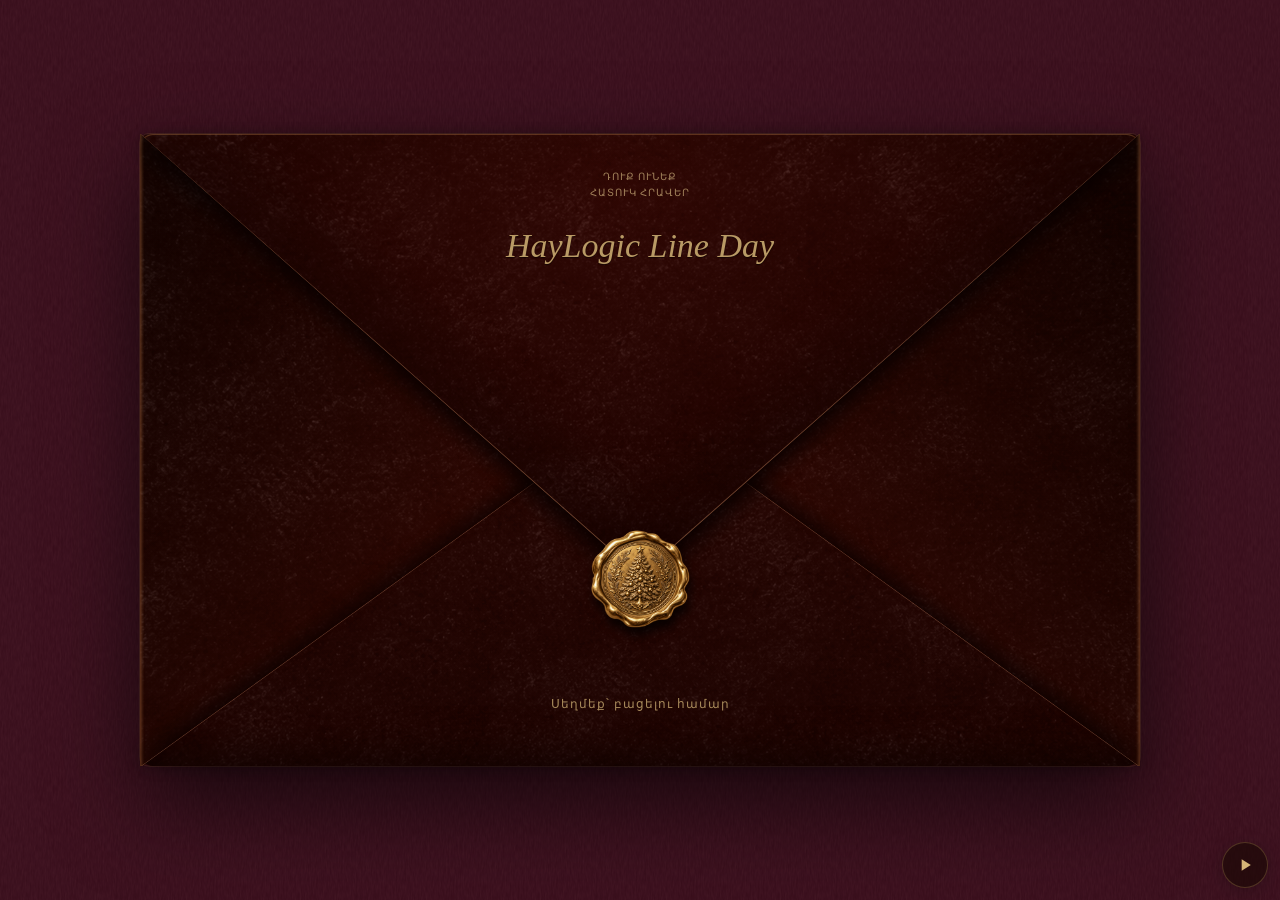
<file: index.html>
<!doctype html>
<html lang="hy">
<head>
<meta charset="UTF-8"><meta name="viewport" content="width=device-width, initial-scale=1"><meta name="theme-color" content="#310c18">
<meta name="description" content="Տարվա ամենաջերմ երեկոյի հրավերը։ Ամանորյա կորպորատիվ տոն՝ միասին։">
<title>Ամանորյա հրավեր · Uinvite</title><link rel="stylesheet" href="style.css?v=confirm-label-1"><script src="script.js?v=confirm-label-1" defer></script>
</head>
<body>
<div class="intro" id="intro">
 <div class="intro-inner">
 <button class="envelope" id="open-invite" aria-label="Բացել հրավիրատոմսը">
  <span class="envelope-back"></span>
  <span class="envelope-side envelope-side-left" aria-hidden="true"></span>
  <span class="envelope-side envelope-side-right" aria-hidden="true"></span>
  <span class="fold-shadow fold-shadow-bottom" aria-hidden="true"><svg viewBox="0 0 100 100" preserveAspectRatio="none"><path d="M0 100 50 43 100 100Z"/></svg></span>
  <span class="envelope-front" aria-hidden="true"><svg class="lower-seams" viewBox="0 0 100 100" preserveAspectRatio="none"><path d="M0 100 50 43 100 100"/></svg></span>
  <span class="fold-shadow fold-shadow-top" aria-hidden="true"><svg class="shadow-portrait" viewBox="0 0 100 100" preserveAspectRatio="none"><path d="M0 0H100V46.23L50 67 0 46.23Z"/></svg><svg class="shadow-landscape" viewBox="0 0 100 100" preserveAspectRatio="none"><path d="M0 0H100L50 70Z"/></svg></span>
  <span class="flap"><svg class="flap-seam seam-portrait" viewBox="0 0 100 100" preserveAspectRatio="none" aria-hidden="true"><path class="seam-shadow" d="M0 69 50 100 100 69"/><path class="seam-light" d="M0 68.7 50 99.7 100 68.7"/></svg><svg class="flap-seam seam-landscape" viewBox="0 0 100 100" preserveAspectRatio="none" aria-hidden="true"><path class="seam-shadow" d="M0 0 50 100 100 0"/><path class="seam-light" d="M0 0 50 99.7 100 0"/></svg><span class="flap-face"><span class="envelope-heading">ԴՈՒՔ ՈՒՆԵՔ<br>ՀԱՏՈՒԿ ՀՐԱՎԵՐ</span><span class="envelope-name" data-company></span></span></span>
  <span class="seal" aria-hidden="true"><img src="assets/gold-seal.png" alt="" width="200" height="200"></span>
  <span class="open-hint">Սեղմեք՝ բացելու համար</span>
 </button>
 </div>
</div>
<main id="invitation" hidden>
 <section class="hero" id="home"><div class="hero-glow"></div><div class="bough bough-left" aria-hidden="true"></div><div class="bough bough-right" aria-hidden="true"></div>
 <h1 class="new-year-greeting" id="new-year-greeting">Միասին դեպի 2027 թվական</h1><div class="tree" id="tree" aria-hidden="true"><canvas id="tree-lights" width="660" height="900"></canvas></div>
 <p class="script-line">Թող այս երեկոն դառնա հիշողություն</p><h2 class="hero-title">Ամանորյա<br><span>կորպորատիվ երեկո</span></h2><p class="company" data-company></p><div class="hero-date"><span data-date></span><span class="date-dot">✦</span><span data-time></span></div><p class="sample-note" id="sample-note">Օրինակային հրավիրատոմս · տվյալները ենթակա են փոփոխման</p><a class="scroll-cue" href="#welcome" aria-label="Անցնել հրավերի տեքստին">↓</a>
 </section>
 <section class="welcome section" id="welcome"><p class="eyebrow">ՄԵՐ ՏԱՐԻՆ։ ՄԵՐ ՊԱՏՄՈՒԹՅՈՒՆԸ։</p><h2>Լավագույն պահերը՝<br><em>միասին</em></h2><div class="ornament" aria-hidden="true">✦</div><p class="prose">Սիրելի՛ գործընկերներ և բարեկամներ,<br>մեր ձեռքբերումների հետևում մարդիկ են, իսկ ամենաջերմ հիշողությունները ստեղծվում են միասին։ Հրավիրում ենք ձեզ ամփոփելու անցնող տարին, բարձրացնելու բաժակները և նոր երազանքներով դիմավորելու գալիքը։</p><p class="closing-line">Մի երեկո՝ մեր բոլորի համար։</p></section>
 <section class="section calendar-section" id="event-calendar" aria-labelledby="calendar-title">
  <p class="eyebrow">ՄԵՐ ՀԱՆԴԻՊՄԱՆ ՕՐԸ</p><h2 id="calendar-title">Պահպանեք այս օրը</h2>
  <div class="event-calendar"><table id="calendar-table"><caption id="calendar-month"></caption><thead><tr><th scope="col"><abbr title="Երկուշաբթի">Երկ</abbr></th><th scope="col"><abbr title="Երեքշաբթի">Երք</abbr></th><th scope="col"><abbr title="Չորեքշաբթի">Չրք</abbr></th><th scope="col"><abbr title="Հինգշաբթի">Հնգ</abbr></th><th scope="col"><abbr title="Ուրբաթ">Ուրբ</abbr></th><th scope="col"><abbr title="Շաբաթ">Շբթ</abbr></th><th scope="col"><abbr title="Կիրակի">Կիր</abbr></th></tr></thead><tbody id="calendar-days"></tbody></table></div>
  <p class="calendar-note"><span class="calendar-key" aria-hidden="true"></span>Մեր տոնական երեկոն՝ <span data-date></span></p>
 </section>
 <section class="details section festive-edges" id="details" aria-labelledby="venue-title">
  <p class="eyebrow">ՍՊԱՍՈՒՄ ԵՆՔ ՁԵԶ ԱՅՍՏԵՂ</p><h2 id="venue-title">Հանդիպման վայրը</h2>
  <div class="venue-card">
   <div class="venue-information"><p class="eyebrow">ՏՈՆԱԿԱՆ ԵՐԵԿՈ</p><h3 id="venue"></h3><p id="address"></p>
    <div class="venue-date"><span class="detail-number" id="day-number"></span><div><span data-date></span><p>Սկիզբը՝ <span data-time></span></p></div></div>
    <a class="map-button" id="map-link" target="_blank" rel="noopener noreferrer" hidden>Տեսնել քարտեզի վրա <span aria-hidden="true">↗</span></a>
   </div>
  </div>
 </section>
 <section class="section program"><p class="eyebrow">ԱՄԵՆ ՊԱՀԸ՝ ՀԱՏՈՒԿ</p><h2>Երեկոյի ծրագիրը</h2><div class="flow-timeline" id="flow-timeline"><svg class="timeline-art" viewBox="0 0 600 1000" preserveAspectRatio="none" aria-hidden="true"><defs><path id="timeline-curve" d="M300 0 C300 45 80 65 80 100 C80 160 300 170 300 200 C300 245 520 265 520 300 C520 360 300 370 300 400 C300 445 80 465 80 500 C80 560 300 570 300 600 C300 645 520 665 520 700 C520 760 300 770 300 800 C300 845 80 865 80 900 C80 960 300 970 300 1000"/></defs><use href="#timeline-curve" class="timeline-track"/><use href="#timeline-curve" class="timeline-glow timeline-draw"/><use href="#timeline-curve" class="timeline-core timeline-draw"/><g id="timeline-sparks"></g><g id="timeline-tip"><circle r="13" class="timeline-tip-halo"/><path d="M0-9 2-2 8 0 2 2 0 9-2 2-8 0-2-2Z" fill="#fff0bd"/></g></svg><ol class="timeline"><li><time>18:00</time><div><h3>Հյուրերի դիմավորում</h3><p>Ջերմ հանդիպումներ և առաջին կենացը</p></div></li><li><time>18:30</time><div><h3>Տոնական ընթրիք</h3><p>Համեր, զրույցներ և գեղեցիկ պահեր</p></div></li><li><time>19:30</time><div><h3>Խաղեր և անակնկալներ</h3><p>Մի փոքր կախարդանք՝ յուրաքանչյուրի համար</p></div></li><li><time>20:30</time><div><h3>Երաժշտություն և պարեր</h3><p>Երեկոյի ամենավառ ռիթմերը</p></div></li><li><time>22:00</time><div><h3>Տոնական ավարտ</h3><p>Նոր հիշողություններով՝ դեպի նոր տարի</p></div></li></ol></div></section>
 <section class="section dress festive-edges" aria-labelledby="dress-title">
  <div class="dress-panel"><span class="dress-corner dress-corner-top" aria-hidden="true"></span><span class="dress-corner dress-corner-bottom" aria-hidden="true"></span>
   <p class="eyebrow">ԴՐԵՍ ԿՈԴ</p><h2 id="dress-title">Տոնական <em>նրբագեղություն</em></h2>
   <div class="ornament" aria-hidden="true">✦</div>
   <p class="dress-description">Երեք գույն, մեկ տոնական տրամադրություն։<br>Ձեր անհատական ոճը՝ բորդոյի, ոսկու և սևի ներդաշնակությամբ։</p>
   <ul class="dress-palette" aria-label="Դրես կոդի գույները">
    <li><span class="fabric-swatch fabric-burgundy" aria-hidden="true"></span><span class="fabric-name">Բորդո</span><span class="fabric-caption">Թավշյա ջերմություն</span></li>
    <li><span class="fabric-swatch fabric-gold" aria-hidden="true"></span><span class="fabric-name">Ոսկեգույն</span><span class="fabric-caption">Տոնական փայլ</span></li>
    <li><span class="fabric-swatch fabric-black" aria-hidden="true"></span><span class="fabric-name">Սև</span><span class="fabric-caption">Մշտական դասական</span></li>
   </ul>
   <p class="dress-footnote">Ընտրեք ձեր սիրելի գույնը կամ համադրեք երեքը։</p>
  </div>
 </section>
 <section class="section countdown-section"><p class="eyebrow">ՍՊԱՍՈՒՄ ԵՆՔ ՄԵՐ ՀԱՆԴԻՊՄԱՆԸ</p><h2>Տոնին մնացել է</h2><div class="countdown" id="countdown" role="timer" aria-label="Մինչև միջոցառումը մնացած ժամանակը"><div><strong id="days">00</strong><span>օր</span></div><b>:</b><div><strong id="hours">00</strong><span>ժամ</span></div><b>:</b><div><strong id="minutes">00</strong><span>րոպե</span></div><b>:</b><div><strong id="seconds">00</strong><span>վայրկյան</span></div></div><p id="countdown-message" hidden></p></section>
 <section class="section rsvp" id="rsvp"><div class="rsvp-heading"><p class="eyebrow">ՁԵՐ ՏԵՂԸ ՍՊԱՍՈՒՄ Է ՁԵԶ</p><h2>Կլինե՞ք մեզ հետ</h2><p class="muted">Խնդրում ենք հաստատել ձեր մասնակցությունը։</p></div><form id="rsvp-form"><label for="full-name">Անուն, ազգանուն <span aria-hidden="true">*</span></label><input id="full-name" name="fullName" autocomplete="name" placeholder="Ձեր անունը և ազգանունը" required minlength="3" maxlength="120"><fieldset><legend>Մասնակցություն <span aria-hidden="true">*</span></legend><div class="attendance-options"><label><input type="radio" name="attendance" value="yes" required checked><span>Մասնակցելու եմ</span></label><label><input type="radio" name="attendance" value="no"><span>Չեմ մասնակցելու</span></label></div></fieldset><label for="comment">Մեկնաբանություն <span class="optional">/ ոչ պարտադիր</span></label><textarea id="comment" name="comment" rows="3" maxlength="1000" placeholder="Ձեր ցանկությունը կամ փոքրիկ հաղորդագրությունը…"></textarea><button type="submit" class="button" id="submit-rsvp">Հաստատել <span aria-hidden="true">↗</span></button><p id="form-status" role="status" aria-live="polite" tabindex="-1"></p></form></section>
 <section class="section gifts" id="gifts" aria-labelledby="gifts-title">
  <p class="eyebrow">ՏՈՆԱԿԱՆ ԱՆԱԿՆԿԱԼՆԵՐ</p><h2 id="gifts-title">Սպասվում են նվերներ</h2>
  <div class="gift-art"><img id="gifts-image" src="assets/christmas-gifts.png" alt="Բորդո, ոսկեգույն և կանաչ փաթեթավորմամբ տոնական նվերներ" width="500" height="500" loading="lazy" decoding="async"></div>
  <div class="ornament" aria-hidden="true">✦</div>
 </section>
 <footer><div class="ornament" aria-hidden="true">✦</div><p>Սիրով սպասում ենք ձեզ</p><h2 data-company></h2></footer>
</main>
<button class="music-button" id="music-toggle" aria-label="Միացնել երաժշտությունը" aria-pressed="false"><svg class="music-play" viewBox="0 0 24 24" aria-hidden="true"><path d="m8 5 11 7-11 7Z"/></svg><svg class="music-pause" viewBox="0 0 24 24" aria-hidden="true"><path d="M8 5v14M16 5v14"/></svg></button><span class="sr-only" id="audio-status" role="status"></span><audio id="music" loop preload="none"></audio>
<noscript><p class="noscript">Հրավիրատոմսը բացելու համար խնդրում ենք միացնել JavaScript-ը։</p></noscript>
</body></html>
</file>
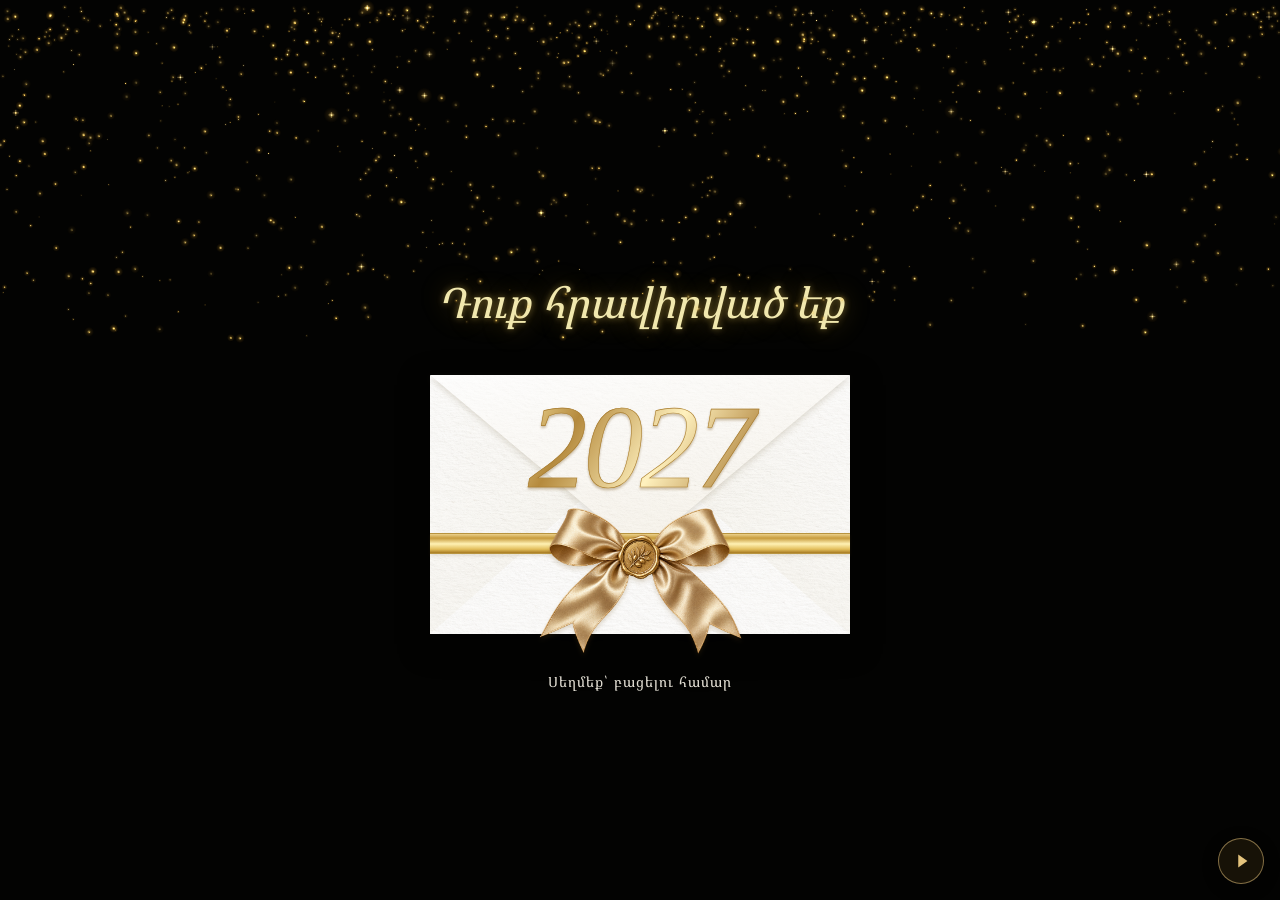
<file: invitations/067/index.html>
<!doctype html>
<html lang="hy">
<head>
 <meta charset="UTF-8"><meta name="viewport" content="width=device-width, initial-scale=1"><meta name="theme-color" content="#060605">
 <meta name="description" content="Շքեղ սև և ոսկեգույն տոնական հրավիրատոմս՝ բացվող ծրարով և սքրոլի ընթացքում հայտնվող տեքստերով։">
 <title>Տոնական հրավիրատոմս · 067</title><link rel="stylesheet" href="style.css?v=067-music-1"><script src="script.js?v=067-music-1" defer></script>
<script src="music.js?v=music-1" defer></script></head>
<body class="cover-active">
 <div class="entry-cover" id="entry-cover">
  <div class="entry-inner"><p class="entry-greeting">Դուք հրավիրված եք</p>
   <button class="entry-envelope" id="open-invitation" type="button" aria-label="Բացել ոսկեգույն ժապավենով հրավիրատոմսը" aria-expanded="false" aria-controls="invitation">
    <span class="envelope-back paper" aria-hidden="true"></span><span class="envelope-left paper" aria-hidden="true"></span><span class="envelope-right paper" aria-hidden="true"></span><span class="envelope-front paper" aria-hidden="true"></span>
    <span class="envelope-shadow" aria-hidden="true"><svg viewBox="0 0 100 100" preserveAspectRatio="none"><path d="M0 0H100L50 68Z"/></svg></span><span class="envelope-flap paper" aria-hidden="true"></span>
    <span class="entry-year" id="entry-year" aria-hidden="true">2027</span><span class="envelope-ribbon" aria-hidden="true"></span><span class="envelope-bow" aria-hidden="true"><img src="assets/gold-bow-seal.png" alt="" width="800" height="600" fetchpriority="high"></span>
   </button><p class="tap-caption">Սեղմեք՝ բացելու համար</p>
  </div>
 </div>
 <canvas class="gold-dust" id="gold-dust" aria-hidden="true"></canvas>
 <main id="invitation" hidden>
  <header class="site-header" id="site-header"><a class="brand reveal" href="#home" aria-label="Գլխավոր էջ"><svg viewBox="0 0 44 48" aria-hidden="true"><path d="m22 2 19 11v23L22 47 3 36V13Z M3 13l19 12 19-12M22 25v22M3 36l19-11 19 11M22 2v23"/></svg><span data-company>TT Group</span></a><button id="nav-toggle" class="nav-toggle" type="button" aria-label="Բացել ցանկը" aria-expanded="false" aria-controls="site-nav"><span></span><span></span><span></span></button><nav id="site-nav" aria-label="Հիմնական բաժիններ" hidden><a class="reveal" href="#welcome">Հրավեր</a><a class="reveal" href="#program">Ծրագիր</a><a class="reveal" href="#venue">Վայրը</a><a class="reveal" href="#dresscode">Դրես կոդ</a><a class="reveal" href="#rsvp">Մասնակցություն</a></nav></header>
  <section class="hero" id="home" aria-labelledby="hero-title"><picture class="hero-background" aria-hidden="true"><source media="(min-width:1100px)" srcset="assets/hero-background-wide.png"><img src="assets/hero-background-mobile.png" alt="" width="900" height="1600" decoding="async"></picture><div class="hero-grid"><div class="hero-copy">
   <div class="reveal"><p class="eyebrow">ՏԱՐՎԱ ԱՄԵՆԱՋԵՐՄ ՀԱՆԴԻՊՈՒՄԸ</p><h1 id="hero-title"><span>Տոնական</span><em>երեկո</em></h1><p class="hero-intro">Միասին դիմավորենք <span data-year>2027</span> թվականը</p></div>
   <ul class="event-facts reveal" aria-label="Միջոցառման տվյալները"><li><svg viewBox="0 0 24 24" aria-hidden="true"><path d="M5 5h14v15H5zM8 2v6M16 2v6M5 10h14M8 13h2m4 0h2m-8 4h2m4 0h2"/></svg><span id="event-date"></span></li><li><svg viewBox="0 0 24 24" aria-hidden="true"><circle cx="12" cy="12" r="9"/><path d="M12 6v6l4 2"/></svg><span id="event-time"></span></li><li><svg viewBox="0 0 24 24" aria-hidden="true"><path d="M12 22s8-8 8-13a8 8 0 0 0-16 0c0 5 8 13 8 13Z"/><circle cx="12" cy="9" r="3"/></svg><span id="hero-venue"></span></li></ul>
   <div class="reveal"><div class="countdown" id="countdown" role="timer" aria-label="Միջոցառմանը մնացած ժամանակը"><div><strong id="days">00</strong><span>օր</span></div><div><strong id="hours">00</strong><span>ժամ</span></div><div><strong id="minutes">00</strong><span>րոպե</span></div><div><strong id="seconds">00</strong><span>վայրկյան</span></div></div><p id="countdown-message" hidden></p></div>
   <a class="gold-button hero-cta reveal" href="#rsvp">Հաստատել մասնակցությունը <svg class="button-arrow" viewBox="0 0 20 20" aria-hidden="true"><path d="m5 15 10-10M5 5h10v10"/></svg></a>
  </div></div></section>
  <section class="section welcome-section" id="welcome" aria-labelledby="welcome-title"><div class="reveal"><p class="eyebrow">ՄԵՐ ՊԱՏՄՈՒԹՅԱՆ ՆՈՐ ԷՋԸ</p><h2 id="welcome-title">Միջոցառման մասին</h2><span class="fine-rule" aria-hidden="true"></span><p class="prose" id="invite-message"></p></div>
   <div class="features"><div class="reveal"><svg viewBox="0 0 48 48" aria-hidden="true"><circle cx="24" cy="12" r="5"/><circle cx="10" cy="21" r="4"/><circle cx="38" cy="21" r="4"/><path d="M15 36v-6a9 9 0 0 1 18 0v6M3 39v-6a7 7 0 0 1 12-5M45 39v-6a7 7 0 0 0-12-5M15 39h18"/></svg><h3>Ընկերություն</h3><p>Լավագույն պահերը՝ միասին</p></div><div class="reveal" data-delay="100"><svg viewBox="0 0 48 48" aria-hidden="true"><path d="M18 36V10l21-5v26M18 16l21-5"/><ellipse cx="12" cy="36" rx="6" ry="4"/><ellipse cx="33" cy="31" rx="6" ry="4"/></svg><h3>Երաժշտություն</h3><p>Տոնի ամենագեղեցիկ ռիթմերը</p></div><div class="reveal" data-delay="180"><svg viewBox="0 0 48 48" aria-hidden="true"><path d="M7 22h34v8H7zM10 30v14h28V30M24 22v22M24 22c-8-1-14-3-14-9a5 5 0 0 1 10-1l4 10Zm0 0c8-1 14-3 14-9a5 5 0 0 0-10-1l-4 10Z"/></svg><h3>Անակնկալներ</h3><p>Ժպիտներ և տոնական կախարդանք</p></div></div>
  </section>
  <section class="celebration-scene" id="celebration-scene" aria-labelledby="celebration-title" hidden>
   <picture class="celebration-art"><source media="(min-width:768px)" srcset="assets/celebration-fireworks-wide.png"><img id="celebration-image" alt="Ոսկեգույն հրավառություն, լուսավորված տոնածառեր և տոնական լույսեր" decoding="async" width="1024" height="1536"></picture>
   <div class="celebration-caption reveal"><p class="eyebrow">ՄԻԱՍԻՆ՝ ԱՎԵԼԻ ՊԱՅԾԱՌ</p><h2 id="celebration-title">Թող այս երեկոն փայլի մեզ համար</h2><span class="fine-rule" aria-hidden="true"></span><p data-company>TT Group</p></div>
  </section>
  <section class="section program-section" id="program" aria-labelledby="program-title"><div class="reveal"><p class="eyebrow">ԱՄԵՆ ՊԱՀԸ՝ ՀԱՏՈՒԿ</p><h2 id="program-title">Երեկոյի ծրագիրը</h2></div><ol class="program" id="program-items"></ol></section>
  <section class="moments-section" id="moments" aria-labelledby="moments-title">
   <div class="moments-heading reveal"><h2 id="moments-title">Մեր պահերը միասին</h2><p>Տոնական տրամադրություն՝ պատկերներով</p></div>
   <div class="moments-carousel reveal">
    <button class="moments-arrow" id="moments-prev" type="button" aria-label="Նախորդ նկարները" aria-controls="moments-track"><svg viewBox="0 0 24 24" aria-hidden="true"><path d="m14 6-6 6 6 6"/></svg></button>
    <div class="moments-track" id="moments-track" tabindex="0" role="region" aria-label="Տոնական նկարների շարք․ սահեցրեք՝ ավելին տեսնելու համար">
     <figure><div class="moment-image moment-table" role="img" aria-label="Մոմերով և ծաղիկներով տոնական սեղան"></div></figure>
     <figure><div class="moment-image moment-toast" role="img" aria-label="Շամպայնի բաժակներով ընկերական կենաց"></div></figure>
     <figure><div class="moment-image moment-tree" role="img" aria-label="Ոսկեգույն խաղալիքներով լուսավորված տոնածառ"></div></figure>
     <figure><div class="moment-image moment-hall" role="img" aria-label="Տոնական լուսավորությամբ պատկերազարդ սրահ"></div></figure>
     <figure><div class="moment-image moment-dinner" role="img" aria-label="Սև և ոսկեգույն տոնական սպասք"></div></figure>
    </div>
    <button class="moments-arrow" id="moments-next" type="button" aria-label="Հաջորդ նկարները" aria-controls="moments-track"><svg viewBox="0 0 24 24" aria-hidden="true"><path d="m10 6 6 6-6 6"/></svg></button>
   </div>
  </section>
  <section class="venue-section venue-banner" id="venue" aria-labelledby="venue-title">
   <h2 id="venue-title" class="venue-heading reveal">Հանդիպման վայրը</h2>
   <div class="venue-banner-art" id="venue-photo" hidden><img id="venue-image" alt="" decoding="async" width="1536" height="1024"></div>
   <div class="venue-location-card reveal">
    <svg class="venue-pin" viewBox="0 0 24 24" aria-hidden="true"><path d="M12 22S4 14 4 9a8 8 0 0 1 16 0c0 5-8 13-8 13Z"/><circle cx="12" cy="9" r="2.5"/></svg>
    <div class="venue-location-copy"><h3 id="venue-name"></h3><p id="venue-address" hidden></p><a class="gold-button" id="maps-link" target="_blank" rel="noopener noreferrer" hidden>Գտնել քարտեզում <svg class="button-arrow" viewBox="0 0 20 20" aria-hidden="true"><path d="m5 15 10-10M5 5h10v10"/></svg></a></div>
   </div>
   <p class="venue-art-note" id="venue-art-note">Սրահի պատկերազարդում</p>
  </section>
  <section class="section dresscode-section" id="dresscode" aria-labelledby="dresscode-title">
   <div class="dresscode-copy reveal"><p class="eyebrow">ԴՐԵՍ ԿՈԴ</p><h2 id="dresscode-title">Black Tie</h2><p>Խնդրում ենք պահպանել պաշտոնական երեկոյան հագուստի ոճը։</p><p class="dresscode-palette">Սևի նրբագեղություն · ոսկեգույն շեշտեր</p></div>
   <div class="dresscode-gallery">
    <figure class="reveal"><div class="dresscode-photo look-tux" role="img" aria-label="Սև սմոքինգ՝ սպիտակ վերնաշապիկով և թիթեռնիկով"></div><figcaption><strong>Տղամարդկանց</strong><span>Սմոքինգ / կոստյում</span></figcaption></figure>
    <figure class="reveal" data-delay="70"><div class="dresscode-photo look-gown" role="img" aria-label="Սև երկար երեկոյան զգեստ"></div><figcaption><strong>Կանանց</strong><span>Երեկոյան զգեստ</span></figcaption></figure>
   </div>
  </section>
  <section class="section rsvp-section" id="rsvp" aria-labelledby="rsvp-title"><div class="reveal"><p class="eyebrow">ՁԵՐ ՏԵՂԸ ՍՊԱՍՈՒՄ Է ՁԵԶ</p><h2 id="rsvp-title">Մասնակցության հաստատում</h2><p class="rsvp-intro">Խնդրում ենք հայտնել՝ կլինե՞ք մեզ հետ։</p></div><form class="reveal" id="rsvp-form"><p class="preview-note" id="preview-note">Ցուցադրական ձև․ տվյալները չեն ուղարկվում և չեն պահպանվում։</p><label for="full-name">Անուն, ազգանուն <span aria-hidden="true">*</span></label><input id="full-name" name="fullName" placeholder="Ձեր անունը և ազգանունը" required minlength="3" maxlength="120" autocomplete="name"><fieldset><legend>Մասնակցություն <span aria-hidden="true">*</span></legend><div class="attendance-options"><label><input type="radio" name="attendance" value="yes" checked required>Մասնակցելու եմ</label><label><input type="radio" name="attendance" value="no">Չեմ մասնակցելու</label></div></fieldset><label for="comment">Մեկնաբանություն <span class="optional">(ոչ պարտադիր)</span></label><textarea id="comment" name="comment" rows="3" maxlength="1000" placeholder="Ձեր ցանկությունը կամ հաղորդագրությունը…"></textarea><button class="gold-button" id="submit-rsvp" type="submit">Հաստատել <svg class="button-arrow" viewBox="0 0 20 20" aria-hidden="true"><path d="m5 15 10-10M5 5h10v10"/></svg></button><p id="form-status" role="status" aria-live="polite" tabindex="-1"></p></form></section>
  <footer class="section thank-section"><div class="reveal"><span class="fine-rule" aria-hidden="true"></span><p class="eyebrow">ՍԻՐՈՎ ՍՊԱՍՈՒՄ ԵՆՔ ՁԵԶ</p><h2 data-company>TT Group</h2><p class="footer-note">Տոնենք մեր ձեռքբերումները։ Ստեղծենք նոր հիշողություններ։</p></div></footer>
 </main>
 <noscript><p class="noscript">Հրավիրատոմսը բացելու համար միացրեք JavaScript-ը։</p></noscript>
<audio id="invitation-music" loop preload="none"></audio><button id="invitation-music-toggle" class="invitation-music-toggle" type="button" aria-label="Միացնել երաժշտությունը" aria-pressed="false"><svg class="music-play-icon" viewBox="0 0 24 24" aria-hidden="true"><path d="m9 5 10 7-10 7Z"/></svg><svg class="music-pause-icon" viewBox="0 0 24 24" aria-hidden="true"><path d="M8 5v14M16 5v14"/></svg></button><p id="invitation-audio-status" class="audio-status-sr" role="status" aria-live="polite"></p></body></html>
</file>
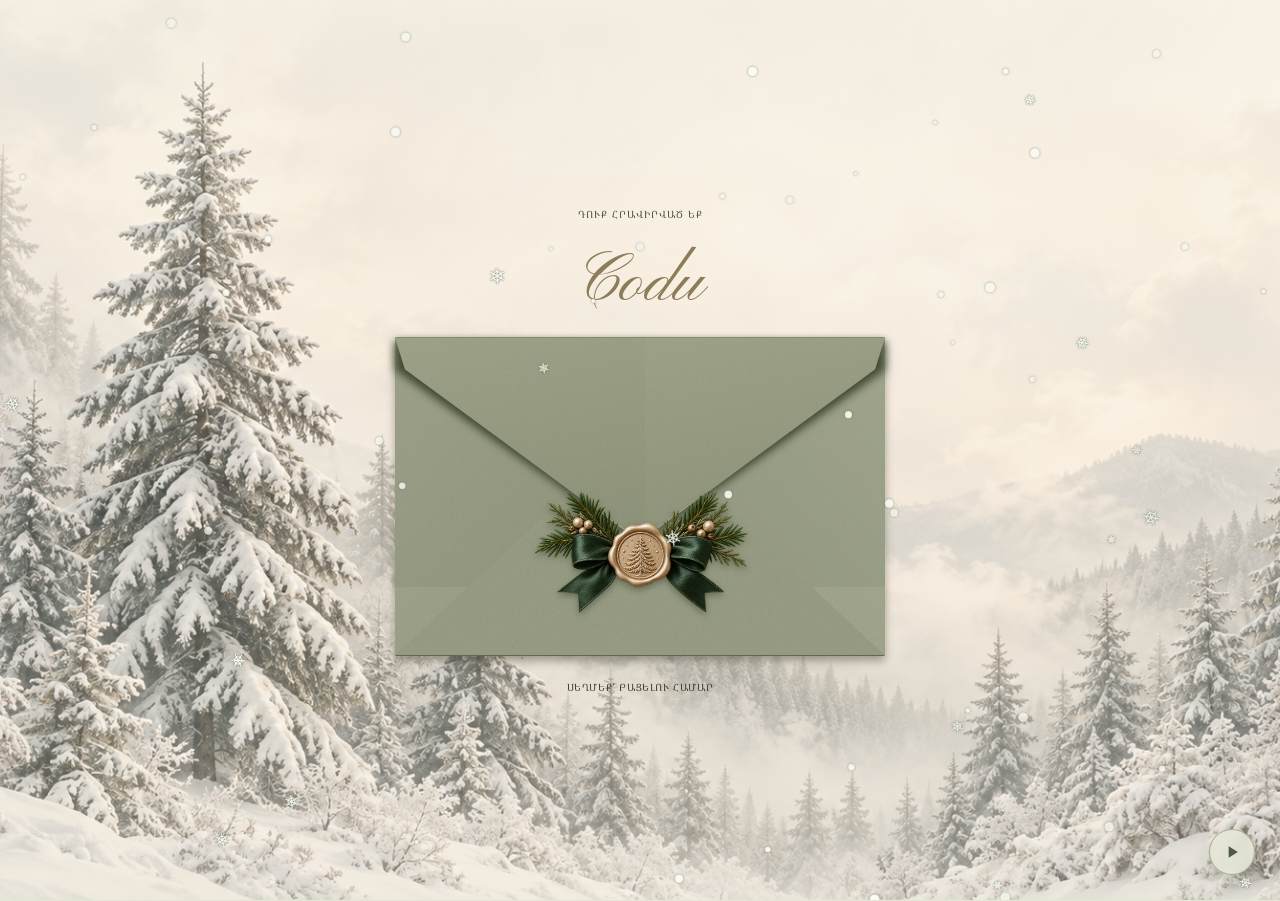
<file: invitations/069/index.html>
<!doctype html>
<html lang="hy">
<head>
 <meta charset="UTF-8"><meta name="viewport" content="width=device-width, initial-scale=1">
 <meta name="theme-color" content="#e6e6d8"><meta name="description" content="Նուրբ ձմեռային հրավիրատոմս՝ բացվող ձիթապտղագույն ծրարով։">
 <title>Հրավիրատոմս 069</title><link rel="stylesheet" href="style.css?v=069-music-1"><script src="script.js?v=069-music-1" defer></script>
</head>
<body>
 <main class="winter-scene" id="scene">
  <section class="invitation-cover" id="cover" aria-label="Հրավիրատոմսի ծրարը">
   <p class="invitation-from">ԴՈՒՔ ՀՐԱՎԻՐՎԱԾ ԵՔ</p>
   <h1 class="hosts" data-company>Codu</h1>
   <button class="envelope" id="open-envelope" aria-label="Բացել հրավիրատոմսը" aria-controls="inside" aria-expanded="false">
    <span class="envelope-back paper" aria-hidden="true"></span>
    <span class="envelope-pocket paper" aria-hidden="true"></span>
    <span class="fold fold-left paper" aria-hidden="true"></span>
    <span class="fold fold-right paper" aria-hidden="true"></span>
    <span class="flap-shadow" aria-hidden="true"><svg viewBox="0 0 500 330" preserveAspectRatio="none"><path d="M0 0H500V30L250 210 0 30Z"/></svg></span>
    <span class="flap paper" aria-hidden="true"><svg viewBox="0 0 500 220" preserveAspectRatio="none"><path d="M0 30 250 210 500 30"/></svg></span>
    <span class="seal-decoration" aria-hidden="true"><img src="assets/winter-seal.png" alt="" width="600" height="400" fetchpriority="high"></span>
   </button>
   <p class="open-caption" id="open-caption">ՍԵՂՄԵՔ՝ ԲԱՑԵԼՈՒ ՀԱՄԱՐ</p>
  </section>
  <article class="inside" id="inside" hidden aria-label="Ամանորյա կորպորատիվ հրավիրատոմս">
   <section class="party-hero invitation-section" id="party-home" aria-labelledby="party-heading">

    <img class="christmas-tree" src="assets/christmas-tree.png" alt="Ձյունածածկ տոնածառ՝ նուրբ ոսկեգույն լույսերով" width="600" height="900" decoding="async">
    <p class="small-caps">ՍԻՐՈՎ ՀՐԱՎԻՐՈՒՄ ԵՆՔ ՁԵԶ</p><h2 id="party-heading"><span class="script-title">Ամանորյա</span><span class="roman-title">կորպորատիվ երեկույթի</span></h2>
    <p class="hosts" data-company>Codu</p>
    <a class="down-link" href="#party-details" aria-label="Տեսնել միջոցառման տվյալները">↓</a>
   </section>
   <section class="party-details invitation-section" id="party-details" aria-labelledby="details-heading">

    <h2 class="section-title" id="details-heading"><span class="script-title">Հանդիպման</span><span class="roman-title">մանրամասները</span></h2>
    <div class="detail-stack">
     <div class="event-detail"><h3>ՕՐԸ ԵՎ ԺԱՄԸ</h3><div class="sage-pill date-pill"><p id="event-date">Ամսաթիվը կճշտվի</p><p id="event-time"></p></div></div>
     <div class="event-detail"><h3>ՎԱՅՐԸ</h3><div class="sage-pill location-pill"><img id="location-image" alt="" hidden><svg class="location-icon" id="location-icon" viewBox="0 0 40 40" aria-hidden="true"><path d="M20 34s12-11 12-20a12 12 0 0 0-24 0c0 9 12 20 12 20Z"/><circle cx="20" cy="14" r="4"/></svg><div><p id="venue-name">Վայրը կճշտվի</p><p id="venue-address"></p></div></div><a class="gold-button" id="maps-link" target="_blank" rel="noopener noreferrer" hidden>ՏԵՍՆԵԼ ՔԱՐՏԵԶԻ ՎՐԱ ↗</a></div>
     <div class="event-detail"><h3>ՄԱՍՆԱԿՑՈՒԹՅՈՒՆ</h3><a class="sage-pill rsvp-pill" href="#party-rsvp">ԿԼԻՆԵ՞Ք ՄԵԶ ՀԵՏ<span>Սիրով սպասում ենք ձեր պատասխանին</span></a></div>
    </div>
   </section>
   <section class="calendar-section invitation-section" id="event-calendar" aria-labelledby="calendar-heading">
    <p class="small-caps">ՊԱՀՊԱՆԵՔ ԱՅՍ ՕՐԸ</p>
    <h2 class="section-title" id="calendar-heading"><span class="script-title">Մեր հանդիպման</span><span class="roman-title">օրը</span></h2>
    <table class="event-calendar"><caption id="calendar-month"></caption><thead><tr><th scope="col"><abbr title="Երկուշաբթի">Երկ</abbr></th><th scope="col"><abbr title="Երեքշաբթի">Երք</abbr></th><th scope="col"><abbr title="Չորեքշաբթի">Չրք</abbr></th><th scope="col"><abbr title="Հինգշաբթի">Հնգ</abbr></th><th scope="col"><abbr title="Ուրբաթ">Ուրբ</abbr></th><th scope="col"><abbr title="Շաբաթ">Շբթ</abbr></th><th scope="col"><abbr title="Կիրակի">Կիր</abbr></th></tr></thead><tbody id="calendar-days"></tbody></table>
    <p class="calendar-note">Կանաչ տոնածառով նշված է մեր տոնական երեկոյի օրը։</p>
   </section>
   <section class="program-section invitation-section" aria-labelledby="program-heading">
    <p class="small-caps">ՄԻ ԵՐԵԿՈ՝ ՄԵԶ ԲՈԼՈՐԻ ՀԱՄԱՐ</p><h2 class="section-title" id="program-heading"><span class="script-title">Օրվա</span><span class="roman-title">ծրագիրը</span></h2>
    <ol class="day-program" id="day-program"></ol>
   </section>
   <section class="dress-section invitation-section" aria-labelledby="dress-heading">
    <p class="small-caps">ԵՐԵԿՈՅԻ ՏՐԱՄԱԴՐՈՒԹՅՈՒՆԸ</p>
    <h2 class="section-title" id="dress-heading"><span class="script-title">Տոնական</span><span class="roman-title">դրես կոդ</span></h2>
    <p class="dress-description" id="dress-description"></p><ul class="dress-colors" id="dress-colors" aria-label="Դրես կոդի գույները"></ul>
    <p class="dress-note">Ընտրեք ձեր սիրելի երանգը կամ համադրեք կանաչն ու սպիտակը։</p>
   </section>
   <section class="gift-exchange invitation-section" id="gift-exchange" aria-labelledby="gift-heading">
    <p class="small-caps">ՏՈՆԱԿԱՆ ԱՆԱԿՆԿԱԼՆԵՐ</p><h2 id="gift-heading">ՆՎԵՐՆԵՐԻ ՓՈԽԱՆԱԿՈՒՄ</h2>
    <p class="gift-message" id="gift-message">Փոքրիկ նվեր, մեծ ուրախություն։ Միացեք մեր տոնական նվերների փոխանակմանը և հաճելի անակնկալ պարգևեք ձեր գործընկերոջը։</p>
    <p class="gift-budget" id="gift-budget" hidden></p>
    <img class="gift-picture" src="assets/christmas-gifts.png" alt="Սպիտակ և կանաչ տոնական նվերներ՝ ոսկեգույն ժապավեններով" width="900" height="600" loading="lazy" decoding="async">
    <span class="fine-divider" aria-hidden="true"></span>
   </section>
   <section class="party-rsvp invitation-section" id="party-rsvp" aria-labelledby="rsvp-heading">
    <h2 class="rsvp-title" id="rsvp-heading">Մասնակցության հաստատում</h2>
    <img class="company-botanical" id="company-botanical" src="assets/botanical-codu.png" alt="Codu՝ եղևնու ճյուղերով և ոսկեգույն լույսերով գրված ընկերության անունը" width="700" height="700" loading="lazy" decoding="async">
    <p class="small-caps deadline" id="rsvp-deadline" hidden></p><p class="rsvp-intro">Խնդրում ենք հաստատել ձեր մասնակցությունը՝<br>լրացնելով ստորև ներկայացված ձևը։</p>
    <button class="gold-button" id="open-rsvp" aria-expanded="false" aria-controls="rsvp-form-panel">ԲԱՑԵԼ ՀԱՍՏԱՏՄԱՆ ՁԵՎԸ</button>
    <div id="rsvp-form-panel" hidden>
     <form id="rsvp-form"><p class="preview-form-note" id="preview-form-note">Ցուցադրական ձև․ պատասխանները չեն ուղարկվում և չեն պահպանվում։</p>
      <label for="full-name">Անուն, ազգանուն <span aria-hidden="true">*</span></label><input id="full-name" name="fullName" autocomplete="name" required minlength="3" maxlength="120" placeholder="Ձեր անունը և ազգանունը">
      <fieldset><legend>Մասնակցություն <span aria-hidden="true">*</span></legend><div class="attendance-options"><label><input type="radio" name="attendance" value="yes" required checked> Մասնակցելու եմ</label><label><input type="radio" name="attendance" value="no"> Չեմ մասնակցելու</label></div></fieldset>
      <label for="comment">Մեկնաբանություն <span class="optional">(ոչ պարտադիր)</span></label><textarea id="comment" name="comment" rows="3" maxlength="1000" placeholder="Ձեր ցանկությունը կամ հաղորդագրությունը…"></textarea>
      <button class="gold-button" id="submit-rsvp" type="submit">ՀԱՍՏԱՏԵԼ</button><p id="form-status" role="status" aria-live="polite" tabindex="-1"></p>
     </form>
    </div>
   </section>
   <section class="thank-you invitation-section" aria-labelledby="thank-heading">

    <img class="thank-tree" src="assets/christmas-tree.png" alt="" width="600" height="900" loading="lazy" decoding="async">
    <h2 class="script-title" id="thank-heading">Շնորհակալություն</h2><span class="fine-divider" aria-hidden="true"></span>
    <p class="thank-message" id="thank-message">Սիրելի՛ գործընկերներ,

Codu ընկերությունը շնորհակալություն է հայտնում ձեզ՝ ձեր աշխատանքի, նվիրվածության և մեր համատեղ ձեռքբերումների համար։

Մեր հաջողությունների հիմքում ձեր տաղանդն է, ջանքն ու թիմային ոգին։ Շնորհակալ ենք, որ մեր թիմի մասն եք։

Թող 2027 թվականը բերի նոր հնարավորություններ, մեծ ձեռքբերումներ և միասին ստեղծված գեղեցիկ պահեր։</p>
    <p class="small-caps with-love">ՍԻՐՈՎ՝</p><p class="hosts" data-company>Codu</p>
   </section>
  </article>
 </main>
 <canvas class="snowfall" id="snowfall" aria-hidden="true"></canvas>
 <button class="music-button" id="music-toggle" type="button" aria-label="Միացնել երաժշտությունը" aria-pressed="false"><svg class="music-play" viewBox="0 0 24 24" aria-hidden="true"><path d="m8 5 11 7-11 7Z"/></svg><svg class="music-pause" viewBox="0 0 24 24" aria-hidden="true"><path d="M8 5v14M16 5v14"/></svg></button>
 <audio id="music" loop preload="none"></audio><span class="sr-only" id="audio-status" role="status" aria-live="polite"></span>
 <noscript><p class="noscript">Հրավիրատոմսը բացելու համար միացրեք JavaScript-ը։</p></noscript>
</body>
</html>
</file>
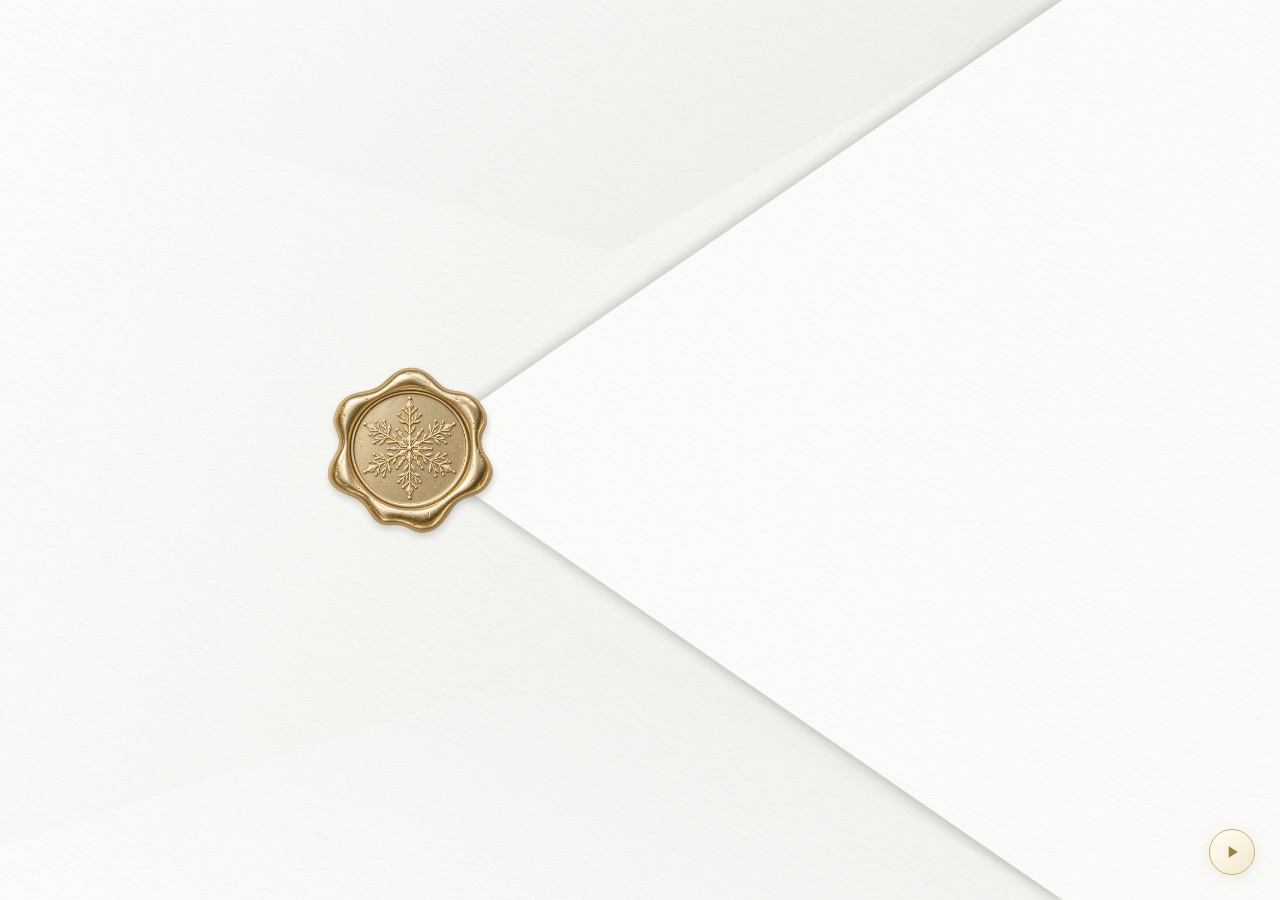
<file: invitations/070/index.html>
<!doctype html>
<html lang="hy">
<head>
 <meta charset="UTF-8"><meta name="viewport" content="width=device-width, initial-scale=1"><meta name="theme-color" content="#f5f5f1">
 <meta name="description" content="Սպիտակ և ոսկեգույն ամանորյա հրավիրատոմս՝ բացվող ծրարով, տոնական ծրագրով և մասնակցության հաստատմամբ։">
 <title>Ամանորյա հրավիրատոմս · 070</title><link rel="stylesheet" href="style.css?v=070-music-1"><script src="script.js?v=070-music-1" defer></script>
</head>
<body class="cover-active">
 <div class="envelope-cover" id="envelope-cover">
  <button class="white-envelope" id="open-envelope" aria-label="Սեղմեք ոսկեգույն կնիքին՝ հրավիրատոմսը բացելու համար" aria-expanded="false" aria-controls="invitation">
   <span class="envelope-base paper" aria-hidden="true"></span>
   <span class="envelope-upper paper" aria-hidden="true"></span>
   <span class="envelope-lower paper" aria-hidden="true"></span>
   <span class="envelope-left paper" aria-hidden="true"></span>
   <span class="envelope-shadow" aria-hidden="true"><svg viewBox="0 0 100 100" preserveAspectRatio="none"><path d="M83 0H100V100H83L32 50Z"/></svg></span>
   <span class="envelope-right paper" aria-hidden="true"></span>
   <span class="snowflake-seal" aria-hidden="true"><img src="assets/snowflake-seal.png" alt="" width="500" height="500" fetchpriority="high"></span>
  </button>
 </div>
 <main id="invitation" hidden>
  <section class="hero" id="home" aria-labelledby="hero-title">
   <div class="hero-copy"><p class="eyebrow">ՍԻՐՈՎ ՀՐԱՎԻՐՈՒՄ ԵՆՔ ՁԵԶ</p><h1 id="hero-title"><span>Ամանորյա</span><strong>կորպորատիվ երեկույթի</strong></h1><p class="hero-intro">Միասին ստեղծենք տարվա<br>ամենաջերմ հիշողությունը։</p></div>
   <img class="hero-tree" src="assets/snowy-tree.png" alt="Ձյունածածկ տոնածառ՝ ոսկեգույն և արծաթագույն խաղալիքներով" width="600" height="900" decoding="async">
   <div class="hero-host"><p class="eyebrow">ՏՈՆԸ ՄԻԱՎՈՐՈՒՄ Է ՄԵԶ</p><p class="company-name" data-company>AMA ընկերություն</p><a class="scroll-cue" href="#info" aria-label="Տեսնել միջոցառման մանրամասները">↓</a></div>
  </section>
  <section class="section info" id="info" aria-labelledby="info-title">
   <p class="eyebrow">ԼԱՎԱԳՈՒՅՆ ՊԱՀԵՐԸ՝ ՄԻԱՍԻՆ</p><h2 id="info-title">Հանդիպման մանրամասները</h2>
   <p class="invite-copy" id="invite-copy"></p>
   <div class="date-composition"><span class="date-side" id="event-weekday"></span><div class="date-center"><span id="event-month"></span><strong id="event-day"></strong><span id="event-year"></span></div><span class="date-side" id="event-time"></span></div>
   <h3 class="venue-name" id="venue-name"></h3><p class="venue-address" id="venue-address"></p><a class="gold-button" id="maps-link" target="_blank" rel="noopener noreferrer" hidden>Տեսնել քարտեզի վրա <span aria-hidden="true">↗</span></a>
  </section>
  <section class="section calendar-section" id="calendar-section" aria-labelledby="calendar-title">
   <p class="eyebrow">ՆՇԵՔ ՁԵՐ ՕՐԱՑՈՒՅՑՈՒՄ</p><h2 id="calendar-title">Մեր հանդիպման օրը</h2>
   <table class="calendar"><caption id="calendar-month"></caption><thead><tr><th scope="col"><abbr title="Երկուշաբթի">Երկ</abbr></th><th scope="col"><abbr title="Երեքշաբթի">Երք</abbr></th><th scope="col"><abbr title="Չորեքշաբթի">Չրք</abbr></th><th scope="col"><abbr title="Հինգշաբթի">Հնգ</abbr></th><th scope="col"><abbr title="Ուրբաթ">Ուրբ</abbr></th><th scope="col"><abbr title="Շաբաթ">Շբթ</abbr></th><th scope="col"><abbr title="Կիրակի">Կիր</abbr></th></tr></thead><tbody id="calendar-days"></tbody></table>
   <p class="calendar-note" id="calendar-note"></p>
  </section>
  <section class="section countdown-section" aria-labelledby="countdown-title">
   <div class="ornament-picture"><img src="assets/gold-ornament.png" alt="Ոսկեգույն ձյան փաթիլով տոնական գունդ՝ ժապավենով" width="600" height="900" loading="lazy" decoding="async"></div>
   <p class="eyebrow">ՏՈՆՆ ԱՐԴԵՆ ՄՈՏ Է</p><h2 id="countdown-title">Մինչ հանդիպումը</h2>
   <div class="countdown" id="countdown" role="timer" aria-label="Միջոցառմանը մնացած ժամանակը"><div><strong id="days">00</strong><span>օր</span></div><b aria-hidden="true">:</b><div><strong id="hours">00</strong><span>ժամ</span></div><b aria-hidden="true">:</b><div><strong id="minutes">00</strong><span>րոպե</span></div><b aria-hidden="true">:</b><div><strong id="seconds">00</strong><span>վայրկյան</span></div></div><p class="countdown-message" id="countdown-message" hidden></p>
  </section>
  <section class="section program-section" id="program" aria-labelledby="program-title">
   <p class="eyebrow">ԱՄԵՆ ՊԱՀԸ՝ ՀԱՏՈՒԿ</p><h2 id="program-title">Երեկոյի ծրագիրը</h2>
   <div class="program-flow" id="program-flow"><svg class="program-art" id="program-art" viewBox="0 0 600 1000" preserveAspectRatio="none" aria-hidden="true"><defs><path id="program-curve"/></defs><use class="program-track" href="#program-curve"/><use class="program-line program-line-glow" href="#program-curve"/><use class="program-line program-line-core" href="#program-curve"/><g id="program-botanical"></g><g id="program-tip"><circle r="8" fill="#e5c67f" opacity=".35"/><image href="assets/snowflake.svg" x="-13" y="-13" width="26" height="26"/></g></svg><ol class="program" id="program-items"></ol></div>
  </section>
  <section class="section dress-section" aria-labelledby="dress-title">
   <p class="eyebrow">ԵՐԵԿՈՅԻ ՏՐԱՄԱԴՐՈՒԹՅՈՒՆԸ</p><h2 id="dress-title">Տոնական նրբագեղություն</h2><p class="dress-description" id="dress-description"></p><ul class="dress-colors" id="dress-colors" aria-label="Դրես կոդի գույները"></ul><p class="soft-note">Ձեր անհատական ոճը՝ տոնի ամենագեղեցիկ մանրամասն է։</p>
  </section>
  <section class="section rsvp-section" id="rsvp" aria-labelledby="rsvp-title">
   <p class="eyebrow">ՁԵՐ ՏԵՂԸ ՍՊԱՍՈՒՄ Է ՁԵԶ</p><h2 id="rsvp-title">Մասնակցության հաստատում</h2><p class="rsvp-intro">Խնդրում ենք հայտնել՝ կլինե՞ք մեզ հետ։</p>
   <form id="rsvp-form">
    <label for="full-name">Անուն, ազգանուն <span aria-hidden="true">*</span></label><input id="full-name" name="fullName" required autocomplete="name" minlength="3" maxlength="120" placeholder="Ձեր անունը և ազգանունը">
    <fieldset><legend>Մասնակցություն <span aria-hidden="true">*</span></legend><div class="attendance-options"><label><input type="radio" name="attendance" value="yes" checked required>Մասնակցելու եմ</label><label><input type="radio" name="attendance" value="no">Չեմ մասնակցելու</label></div></fieldset>
    <label for="comment">Մեկնաբանություն <span class="optional">(ոչ պարտադիր)</span></label><textarea id="comment" name="comment" rows="3" maxlength="1000" placeholder="Ձեր ցանկությունը կամ հաղորդագրությունը…"></textarea>
    <button class="gold-button" type="submit" id="submit-rsvp">Հաստատել <span aria-hidden="true">↗</span></button><p id="form-status" role="status" aria-live="polite" tabindex="-1"></p>
   </form>
  </section>
  <section class="section thank-you" aria-labelledby="thank-title">
   <img class="thanks-tree" src="assets/snowy-tree.png" alt="" aria-hidden="true" width="600" height="900" loading="lazy" decoding="async">
   <img class="thanks-ornament" src="assets/gold-ornament.png" alt="" aria-hidden="true" width="600" height="900" loading="lazy" decoding="async">
   <div class="thanks-content"><p class="eyebrow">ՄԵՐ ՁԵՌՔԲԵՐՈՒՄՆԵՐԸ ՍԿՍՎՈՒՄ ԵՆ ՁԵԶԱՆԻՑ</p><h2 id="thank-title">Շնորհակալություն</h2><span class="thank-rule" aria-hidden="true"></span>
    <p class="thank-message" id="thank-message"></p><p class="thank-closing">Մինչ հանդիպում՝ տոնի լույսերի ներքո։</p>
    <p class="eyebrow thanks-signoff">ՍԻՐՈՎ ԵՎ ԵՐԱԽՏԱԳԻՏՈՒԹՅԱՄԲ՝</p><p class="company-name" data-company>AMA ընկերություն</p>
   </div>
  </section>
 </main>
 <canvas class="snowfall" id="snowfall" aria-hidden="true"></canvas>
 <button class="music-button" id="music-toggle" type="button" aria-label="Միացնել երաժշտությունը" aria-pressed="false"><svg class="music-play" viewBox="0 0 24 24" aria-hidden="true"><path d="m8 5 11 7-11 7Z"/></svg><svg class="music-pause" viewBox="0 0 24 24" aria-hidden="true"><path d="M8 5v14M16 5v14"/></svg></button>
 <audio id="music" loop preload="none"></audio><span class="sr-only" id="audio-status" role="status" aria-live="polite"></span>
 <noscript><p class="noscript">Հրավիրատոմսը բացելու համար միացրեք JavaScript-ը։</p></noscript>
</body></html>
</file>
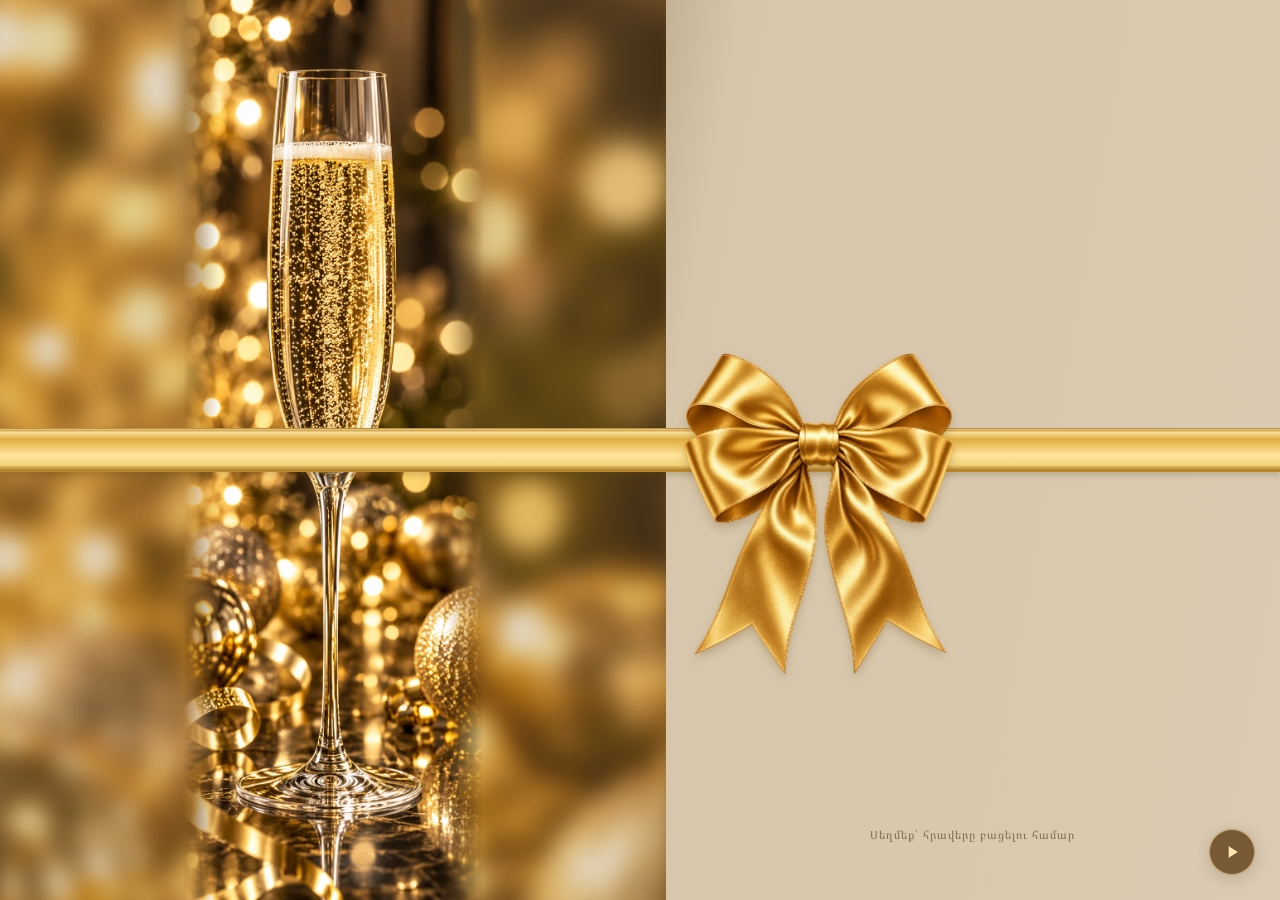
<file: invitations/071/index.html>
<!doctype html>
<html lang="hy">
<head>
 <meta charset="UTF-8"><meta name="viewport" content="width=device-width, initial-scale=1"><meta name="theme-color" content="#8c622e">
 <meta name="description" content="Ոսկեգույն շամպայնի հրավիրատոմս՝ շարժվող պղպջակներով և սքրոլի ընթացքում բացվող հայերեն տեքստերով։">
 <title>Ամանորյա հրավիրատոմս · 071</title><link rel="stylesheet" href="style.css?v=071-final-music-1"><script src="script.js?v=071-final-music-1" defer></script>
</head>
<body class="cover-active">
 <div class="champagne-backdrop" aria-hidden="true"><img id="champagne-background" src="assets/champagne-scene.png" alt="" width="900" height="1600" decoding="async"></div>
 <canvas id="champagne-bubbles" class="champagne-bubbles" aria-hidden="true"></canvas>
 <div class="gift-cover" id="gift-cover">
  <button class="open-gift" id="open-gift" type="button" aria-label="Բացել ոսկեգույն ժապավենով հրավիրատոմսը" aria-controls="invitation" aria-expanded="false">
   <span class="cover-photo" aria-hidden="true"><img src="assets/champagne-cover.png" alt="" width="600" height="1800" fetchpriority="high"></span>
   <span class="cover-card" aria-hidden="true"></span><span class="ribbon-band" aria-hidden="true"></span>
   <span class="ribbon-bow" aria-hidden="true"><img src="assets/gold-bow.png" alt="" width="600" height="750" fetchpriority="high"></span>
   <span class="open-caption">Սեղմեք՝ հրավերը բացելու համար</span>
  </button>
 </div>
 <main id="invitation" hidden>
  <section class="hero page-section" id="home" aria-labelledby="hero-title">
   <div class="section-inner">
    <div class="reveal" data-delay="80"><p class="eyebrow">ՏՈՆԵՆՔ ՄԻԱՍԻՆ</p><h1 id="hero-title"><span id="hero-heading">Միասին դեպի</span><strong id="celebration-year">2027</strong></h1></div>
    <div class="reveal" data-delay="160"><p class="hero-event" id="event-title">Ամանորյա կորպորատիվ երեկույթ</p><p class="company-name" data-company>SS group</p></div>
    <div class="date-plate reveal" data-delay="240"><span id="date-month"></span><div><span id="date-weekday"></span><strong id="date-day"></strong><span id="date-time"></span></div></div>
    <a class="scroll-cue reveal" data-delay="300" href="#info" aria-label="Տեսնել հրավերի մանրամասները"><span>Իջեք ներքև</span><svg viewBox="0 0 20 35" aria-hidden="true"><path d="M10 0v30m-6-6 6 6 6-6"/></svg></a>
   </div>
  </section>
  <section class="page-section info-section" id="info" aria-labelledby="info-title">
   <div class="section-inner reveal"><p class="eyebrow">ՄԻ ԵՐԵԿՈ՝ ՄԵԶ ԲՈԼՈՐԻ ՀԱՄԱՐ</p><h2 id="info-title">Բաժակ բարձրացնենք<br><em>նոր սկիզբների համար</em></h2><span class="fine-rule" aria-hidden="true"></span><p class="prose" id="invite-message"></p><div class="venue-details"><p class="eyebrow">ՀԱՆԴԻՊՄԱՆ ՎԱՅՐԸ</p><h3 id="venue-name"></h3><p id="venue-address"></p><a class="gold-button" id="maps-link" target="_blank" rel="noopener noreferrer" hidden>Տեսնել քարտեզի վրա <span aria-hidden="true">↗</span></a></div></div>
  </section>
  <section class="page-section calendar-section" id="calendar-section" aria-labelledby="calendar-title">
   <div class="section-inner reveal"><p class="eyebrow">ՄԵՐ ՀԱՆԴԻՊՄԱՆ ՕՐԸ</p><h2 id="calendar-title">Պահպանեք այս օրը</h2><table class="calendar"><caption id="calendar-month"></caption><thead><tr><th scope="col"><abbr title="Երկուշաբթի">Երկ</abbr></th><th scope="col"><abbr title="Երեքշաբթի">Երք</abbr></th><th scope="col"><abbr title="Չորեքշաբթի">Չրք</abbr></th><th scope="col"><abbr title="Հինգշաբթի">Հնգ</abbr></th><th scope="col"><abbr title="Ուրբաթ">Ուրբ</abbr></th><th scope="col"><abbr title="Շաբաթ">Շբթ</abbr></th><th scope="col"><abbr title="Կիրակի">Կիր</abbr></th></tr></thead><tbody id="calendar-days"></tbody></table><p class="calendar-note" id="calendar-note"></p></div>
  </section>
  <section class="page-section countdown-section" aria-labelledby="countdown-title">
   <div class="section-inner reveal"><p class="eyebrow">ՏՈՆԻՆ ԸՆԴԱՌԱՋ</p><h2 id="countdown-title">Մինչ հանդիպումը</h2><span class="fine-rule" aria-hidden="true"></span><div class="countdown" id="countdown" role="timer" aria-label="Միջոցառմանը մնացած ժամանակը"><div><strong id="days">00</strong><span>օր</span></div><b aria-hidden="true">:</b><div><strong id="hours">00</strong><span>ժամ</span></div><b aria-hidden="true">:</b><div><strong id="minutes">00</strong><span>րոպե</span></div><b aria-hidden="true">:</b><div><strong id="seconds">00</strong><span>վայրկյան</span></div></div><p id="countdown-message" hidden></p><p class="countdown-caption">Յուրաքանչյուր վայրկյանը մեզ մոտեցնում է<br>նոր հիշողություններին։</p></div>
  </section>
  <section class="page-section program-section" id="program" aria-labelledby="program-title"><div class="section-inner"><div class="reveal"><p class="eyebrow">ԱՄԵՆ ՊԱՀԸ՝ ՀԱՏՈՒԿ</p><h2 id="program-title">Երեկոյի ծրագիրը</h2></div><ol class="program" id="program-items"></ol></div></section>
  <section class="page-section dress-section" aria-labelledby="dress-title"><div class="section-inner reveal"><p class="eyebrow">ԵՐԵԿՈՅԻ ՏՐԱՄԱԴՐՈՒԹՅՈՒՆԸ</p><h2 id="dress-title">Տոնական նրբագեղություն</h2><span class="fine-rule" aria-hidden="true"></span><p class="dress-description" id="dress-description"></p><ul class="dress-colors" id="dress-colors" aria-label="Դրես կոդի գույները"></ul><p class="soft-note">Թող ձեր ոճն արտահայտի տոնի տրամադրությունը։</p></div></section>
  <section class="page-section rsvp-section" id="rsvp" aria-labelledby="rsvp-title"><div class="section-inner"><div class="reveal"><p class="eyebrow">ՁԵՐ ՏԵՂԸ ՍՊԱՍՈՒՄ Է ՁԵԶ</p><h2 id="rsvp-title">Մասնակցության հաստատում</h2><p class="rsvp-intro">Խնդրում ենք հայտնել՝ կլինե՞ք մեզ հետ։</p></div><form class="reveal" id="rsvp-form"><p class="preview-note" id="preview-note">Ցուցադրական ձև․ պատասխանները չեն ուղարկվում և չեն պահպանվում։</p><label for="full-name">Անուն, ազգանուն <span aria-hidden="true">*</span></label><input id="full-name" name="fullName" autocomplete="name" minlength="3" maxlength="120" placeholder="Ձեր անունը և ազգանունը" required><fieldset><legend>Մասնակցություն <span aria-hidden="true">*</span></legend><div class="attendance-options"><label><input type="radio" name="attendance" value="yes" checked required>Մասնակցելու եմ</label><label><input type="radio" name="attendance" value="no">Չեմ մասնակցելու</label></div></fieldset><label for="comment">Մեկնաբանություն <span class="optional">(ոչ պարտադիր)</span></label><textarea id="comment" name="comment" rows="3" maxlength="1000" placeholder="Ձեր ցանկությունը կամ հաղորդագրությունը…"></textarea><button class="gold-button" id="submit-rsvp" type="submit">Հաստատել <span aria-hidden="true">↗</span></button><p id="form-status" role="status" aria-live="polite" tabindex="-1"></p></form></div></section>
  <section class="page-section thank-you" aria-labelledby="thank-title"><div class="section-inner reveal"><p class="eyebrow">ՏՈՆԸ ՍԿՍՎՈՒՄ Է ՄԱՐԴԿԱՆՑԻՑ</p><h2 id="thank-title">Սիրով սպասում ենք ձեզ</h2><span class="fine-rule" aria-hidden="true"></span><p class="prose">Շնորհակալ ենք, որ մեր պատմության մի մասն եք։<br>Թող այս երեկոն լցվի ժպիտներով, ջերմությամբ<br>և միասին ստեղծված գեղեցիկ պահերով։</p><p class="company-name" data-company>SS group</p></div></section>
 </main>
 <button class="music-button" id="music-toggle" type="button" aria-label="Միացնել երաժշտությունը" aria-pressed="false"><svg class="music-play" viewBox="0 0 24 24" aria-hidden="true"><path d="m8 5 11 7-11 7Z"/></svg><svg class="music-pause" viewBox="0 0 24 24" aria-hidden="true"><path d="M8 5v14M16 5v14"/></svg></button>
 <audio id="music" loop preload="none"></audio><span class="sr-only" id="audio-status" role="status" aria-live="polite"></span>
 <noscript><p class="noscript">Հրավիրատոմսը բացելու համար միացրեք JavaScript-ը։</p></noscript>
</body></html>
</file>
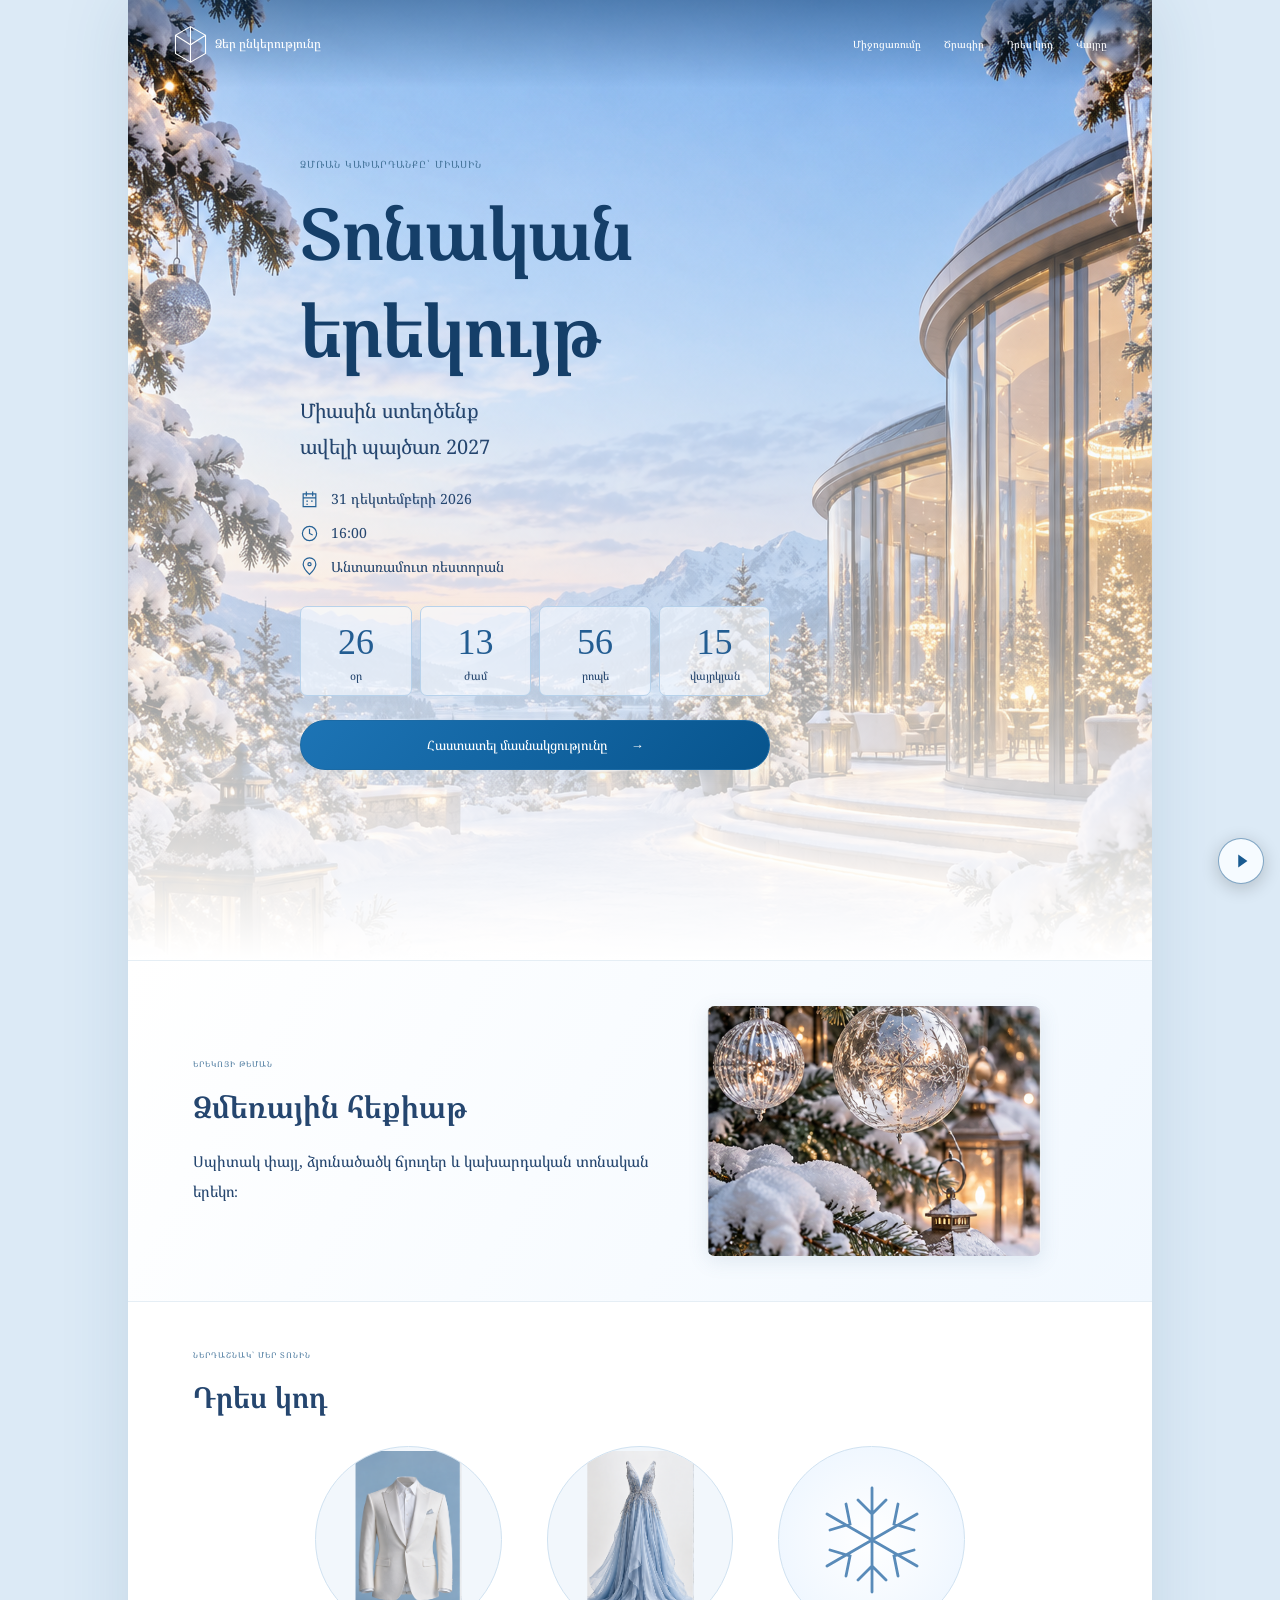
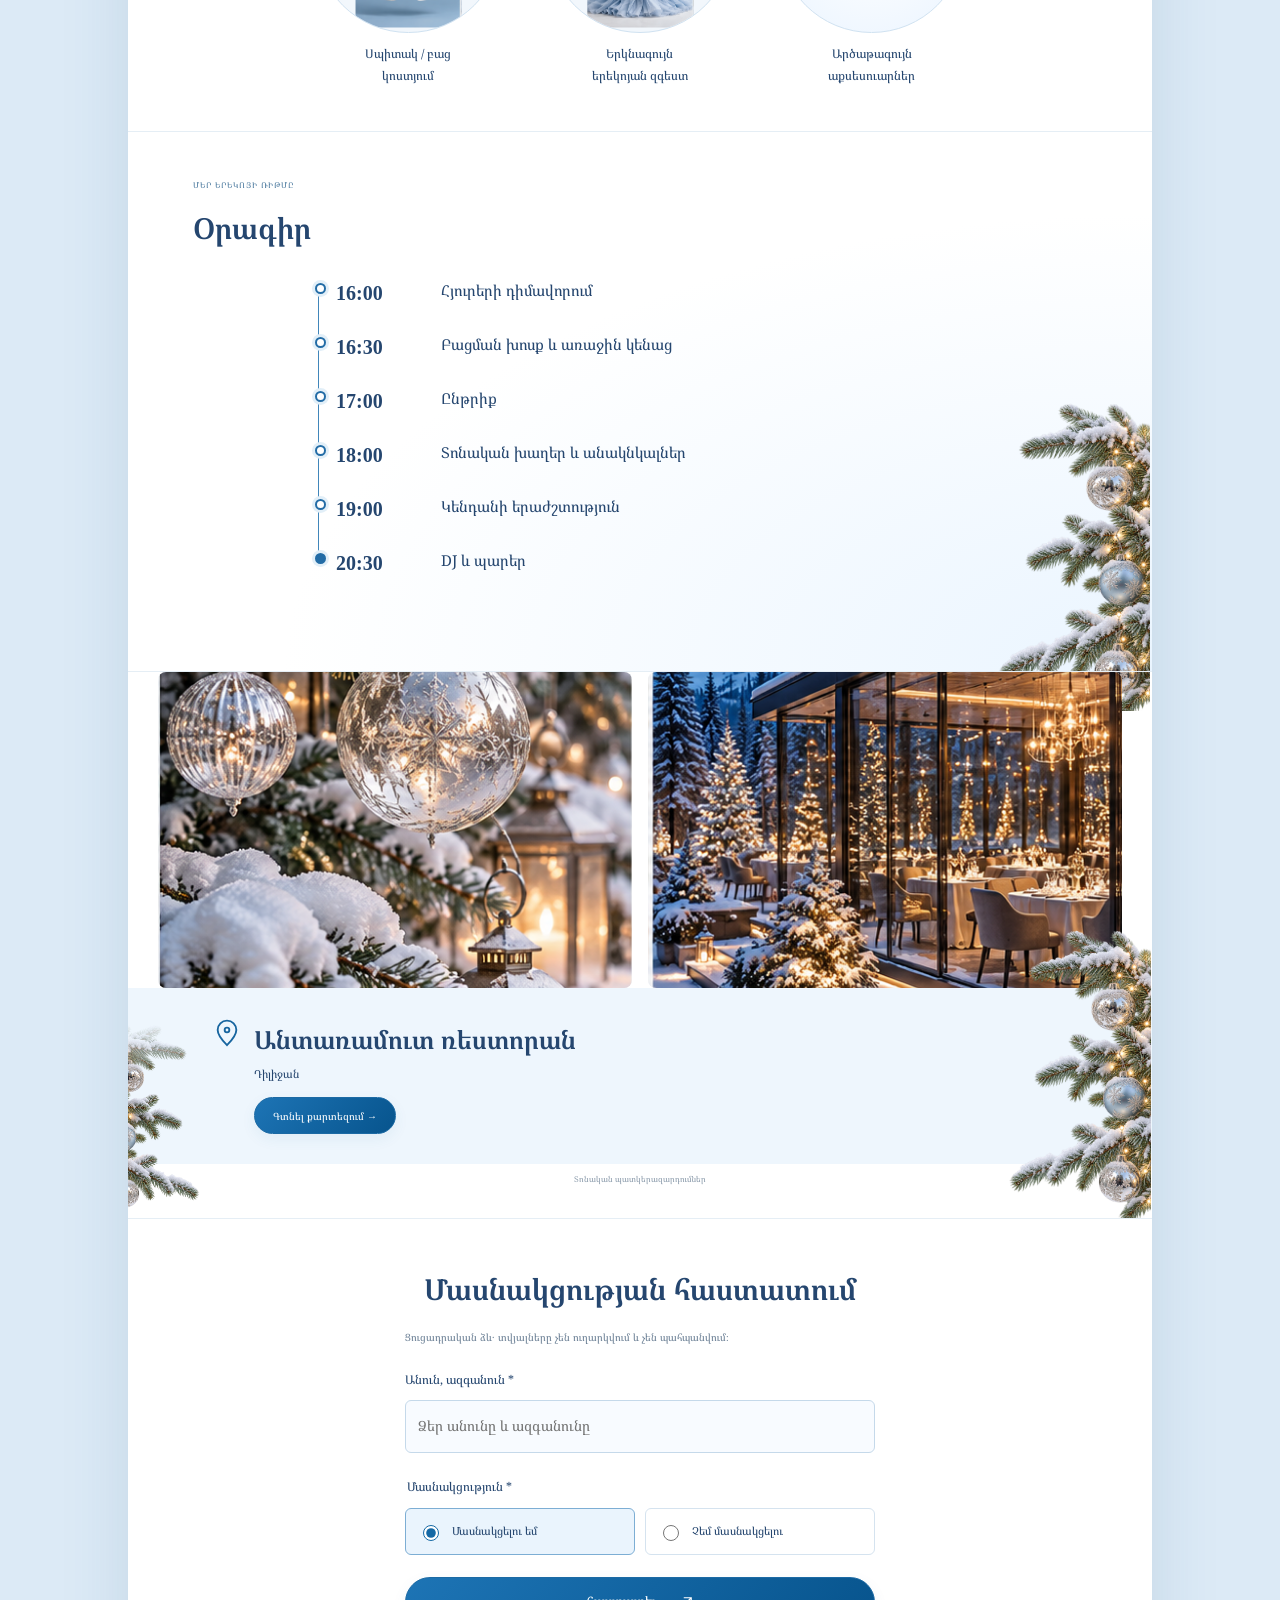
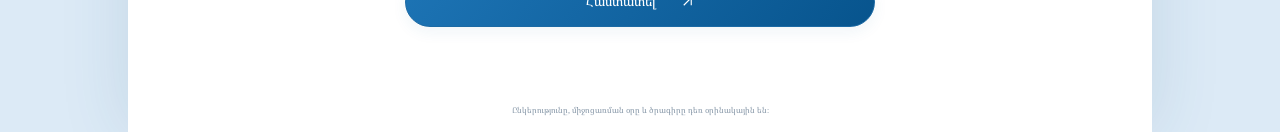
<file: invitations/072/index.html>
<!doctype html><html lang="hy"><head><meta charset="utf-8"><meta name="viewport" content="width=device-width, initial-scale=1"><meta name="theme-color" content="#eaf4ff"><meta name="description" content="Հայերեն ձմեռային տոնական հրավիրատոմս՝ սպիտակ ու կապույտ երանգներով"><title>Ձմեռային հրավիրատոմս · 072</title><link rel="stylesheet" href="style.css?v=072-music-1"><script src="script.js?v=072-music-1" defer></script><script src="music.js?v=music-1" defer></script></head><body>
<main id="invitation"><header class="site-header"><a class="brand" href="#home"><svg viewBox="0 0 44 48" aria-hidden="true"><path d="m22 2 19 11v23L22 47 3 36V13ZM3 13l19 12 19-12M22 25v22M22 2v23"/></svg><span data-company>Ձեր ընկերությունը</span></a><nav aria-label="Բաժիններ"><a href="#theme">Միջոցառումը</a><a href="#program">Ծրագիր</a><a href="#dresscode">Դրես կոդ</a><a href="#venue">Վայրը</a></nav></header>
<section class="hero" id="home"><img class="hero-art" src="assets/winter-hero.png" alt="" width="1024" height="1536" fetchpriority="high"><div class="hero-content reveal"><p class="eyebrow">ՁՄՌԱՆ ԿԱԽԱՐԴԱՆՔԸ՝ ՄԻԱՍԻՆ</p><h1>Տոնական<br>երեկույթ</h1><p class="hero-intro">Միասին ստեղծենք<br>ավելի պայծառ <span data-year>2027</span></p><ul class="event-facts"><li><svg viewBox="0 0 24 24" aria-hidden="true"><path d="M4 5h16v16H4zM8 2v6M16 2v6M4 10h16M8 14h2m4 0h2m-8 4h2"/></svg><span id="event-date"></span></li><li><svg viewBox="0 0 24 24" aria-hidden="true"><circle cx="12" cy="12" r="9"/><path d="M12 6v6l4 2"/></svg><span id="event-time"></span></li><li><svg viewBox="0 0 24 24" aria-hidden="true"><path d="M12 22S4 14 4 9a8 8 0 0 1 16 0c0 5-8 13-8 13Z"/><circle cx="12" cy="9" r="2"/></svg><span id="hero-venue"></span></li></ul><div id="countdown" class="countdown" role="timer" aria-label="Միջոցառմանը մնացած ժամանակը"><div><strong id="days">00</strong><span>օր</span></div><div><strong id="hours">00</strong><span>ժամ</span></div><div><strong id="minutes">00</strong><span>րոպե</span></div><div><strong id="seconds">00</strong><span>վայրկյան</span></div></div><p id="countdown-message" hidden></p><a class="blue-button" href="#rsvp">Հաստատել մասնակցությունը <span aria-hidden="true">→</span></a></div></section>
<section id="theme" class="section theme-section reveal"><div><p class="eyebrow">ԵՐԵԿՈՅԻ ԹԵՄԱՆ</p><h2>Ձմեռային հեքիաթ</h2><p>Սպիտակ փայլ, ձյունածածկ ճյուղեր և կախարդական տոնական երեկո։</p></div><div class="winter-detail" role="img" aria-label="Ձյունածածկ ճյուղեր և արծաթագույն խաղալիքներ"><svg class="panel-photo" viewBox="0 0 485.5 809" preserveAspectRatio="xMidYMid slice" aria-hidden="true"><defs><clipPath id="panel-clip-1"><rect width="485.5" height="809"/></clipPath></defs><image clip-path="url(#panel-clip-1)" href="assets/winter-details.png" x="-971.0" y="0" width="1942" height="809"/></svg></div></section>
<section id="dresscode" class="section reveal"><p class="eyebrow">ՆԵՐԴԱՇՆԱԿ՝ ՄԵՐ ՏՈՆԻՆ</p><h2>Դրես կոդ</h2><div class="dress-grid"><figure><div class="dress-art white-suit" role="img" aria-label="Սպիտակ կոստյում"><svg class="panel-photo" viewBox="0 0 485.5 809" preserveAspectRatio="xMidYMid meet" aria-hidden="true"><defs><clipPath id="panel-clip-2"><rect width="485.5" height="809"/></clipPath></defs><image clip-path="url(#panel-clip-2)" href="assets/winter-details.png" x="0.0" y="0" width="1942" height="809"/></svg></div><figcaption>Սպիտակ / բաց<br>կոստյում</figcaption></figure><figure><div class="dress-art blue-gown" role="img" aria-label="Երկնագույն երեկոյան զգեստ"><svg class="panel-photo" viewBox="0 0 485.5 809" preserveAspectRatio="xMidYMid meet" aria-hidden="true"><defs><clipPath id="panel-clip-3"><rect width="485.5" height="809"/></clipPath></defs><image clip-path="url(#panel-clip-3)" href="assets/winter-details.png" x="-485.5" y="0" width="1942" height="809"/></svg></div><figcaption>Երկնագույն<br>երեկոյան զգեստ</figcaption></figure><figure><div class="snowflake-medallion" aria-hidden="true"><svg viewBox="0 0 60 60"><path d="M30 4v52M7.5 17l45 26M7.5 43l45-26M23 10l7 7 7-7M23 50l7-7 7 7M9 25l10-3-2-10M51 35l-10 3 2 10M9 35l10 3-2 10M51 25l-10-3 2-10"/></svg></div><figcaption>Արծաթագույն<br>աքսեսուարներ</figcaption></figure></div></section>
<section id="program" class="section program-section"><img class="winter-branch program-branch" src="assets/snowy-branch.png" alt="" width="1024" height="1536" decoding="async"><div class="reveal"><p class="eyebrow">ՄԵՐ ԵՐԵԿՈՅԻ ՌԻԹՄԸ</p><h2>Օրագիր</h2></div><ol id="program-items" class="program"></ol></section>
<section id="venue" class="section venue-section"><img class="winter-branch venue-branch-right" src="assets/snowy-branch.png" alt="" width="1024" height="1536" decoding="async"><img class="winter-branch venue-branch-left" src="assets/snowy-branch.png" alt="" width="1024" height="1536" decoding="async"><div class="venue-gallery reveal"><div class="venue-mood" role="img" aria-label="Ձմեռային տոնական զարդարանք"><svg class="panel-photo" viewBox="0 0 485.5 809" preserveAspectRatio="xMidYMid slice" aria-hidden="true"><defs><clipPath id="panel-clip-4"><rect width="485.5" height="809"/></clipPath></defs><image clip-path="url(#panel-clip-4)" href="assets/winter-details.png" x="-971.0" y="0" width="1942" height="809"/></svg></div><div class="venue-exterior" role="img" aria-label="Ձյունածածկ ապակե սրահի պատկերազարդում"><svg class="panel-photo" viewBox="0 0 485.5 809" preserveAspectRatio="xMidYMid slice" aria-hidden="true"><defs><clipPath id="panel-clip-5"><rect width="485.5" height="809"/></clipPath></defs><image clip-path="url(#panel-clip-5)" href="assets/winter-details.png" x="-1456.5" y="0" width="1942" height="809"/></svg></div></div><div class="venue-info reveal"><svg viewBox="0 0 24 24" aria-hidden="true"><path d="M12 22S4 14 4 9a8 8 0 0 1 16 0c0 5-8 13-8 13Z"/><circle cx="12" cy="9" r="2"/></svg><div><h2 id="venue-name"></h2><p id="venue-address" hidden></p><a class="blue-button" id="maps-link" target="_blank" rel="noopener noreferrer" hidden>Գտնել քարտեզում →</a></div></div><p class="art-note">Տոնական պատկերազարդումներ</p></section>
  <section class="section rsvp-section" id="rsvp" aria-labelledby="rsvp-title"><div class="reveal"><h2 id="rsvp-title">Մասնակցության հաստատում</h2></div><form class="reveal" id="rsvp-form"><p class="preview-note" id="preview-note">Ցուցադրական ձև․ տվյալները չեն ուղարկվում և չեն պահպանվում։</p><label for="full-name">Անուն, ազգանուն <span aria-hidden="true">*</span></label><input id="full-name" name="fullName" placeholder="Ձեր անունը և ազգանունը" required minlength="3" maxlength="120" autocomplete="name"><fieldset><legend>Մասնակցություն <span aria-hidden="true">*</span></legend><div class="attendance-options"><label><input type="radio" name="attendance" value="yes" checked required>Մասնակցելու եմ</label><label><input type="radio" name="attendance" value="no">Չեմ մասնակցելու</label></div></fieldset><button class="blue-button" id="submit-rsvp" type="submit">Հաստատել <svg class="button-arrow" viewBox="0 0 20 20" aria-hidden="true"><path d="m5 15 10-10M5 5h10v10"/></svg></button><p id="form-status" role="status" aria-live="polite" tabindex="-1"></p></form></section>
<p class="data-note">Ընկերությունը, միջոցառման օրը և ծրագիրը դեռ օրինակային են։</p></main><noscript>Տվյալներն ու հաստատման ձևը գործարկելու համար միացրեք JavaScript-ը։</noscript><audio id="invitation-music" loop preload="none"></audio><button id="invitation-music-toggle" class="invitation-music-toggle" type="button" aria-label="Միացնել երաժշտությունը" aria-pressed="false"><svg class="music-play-icon" viewBox="0 0 24 24" aria-hidden="true"><path d="m9 5 10 7-10 7Z"/></svg><svg class="music-pause-icon" viewBox="0 0 24 24" aria-hidden="true"><path d="M8 5v14M16 5v14"/></svg></button><p id="invitation-audio-status" class="audio-status-sr" role="status" aria-live="polite"></p></body></html>
</file>
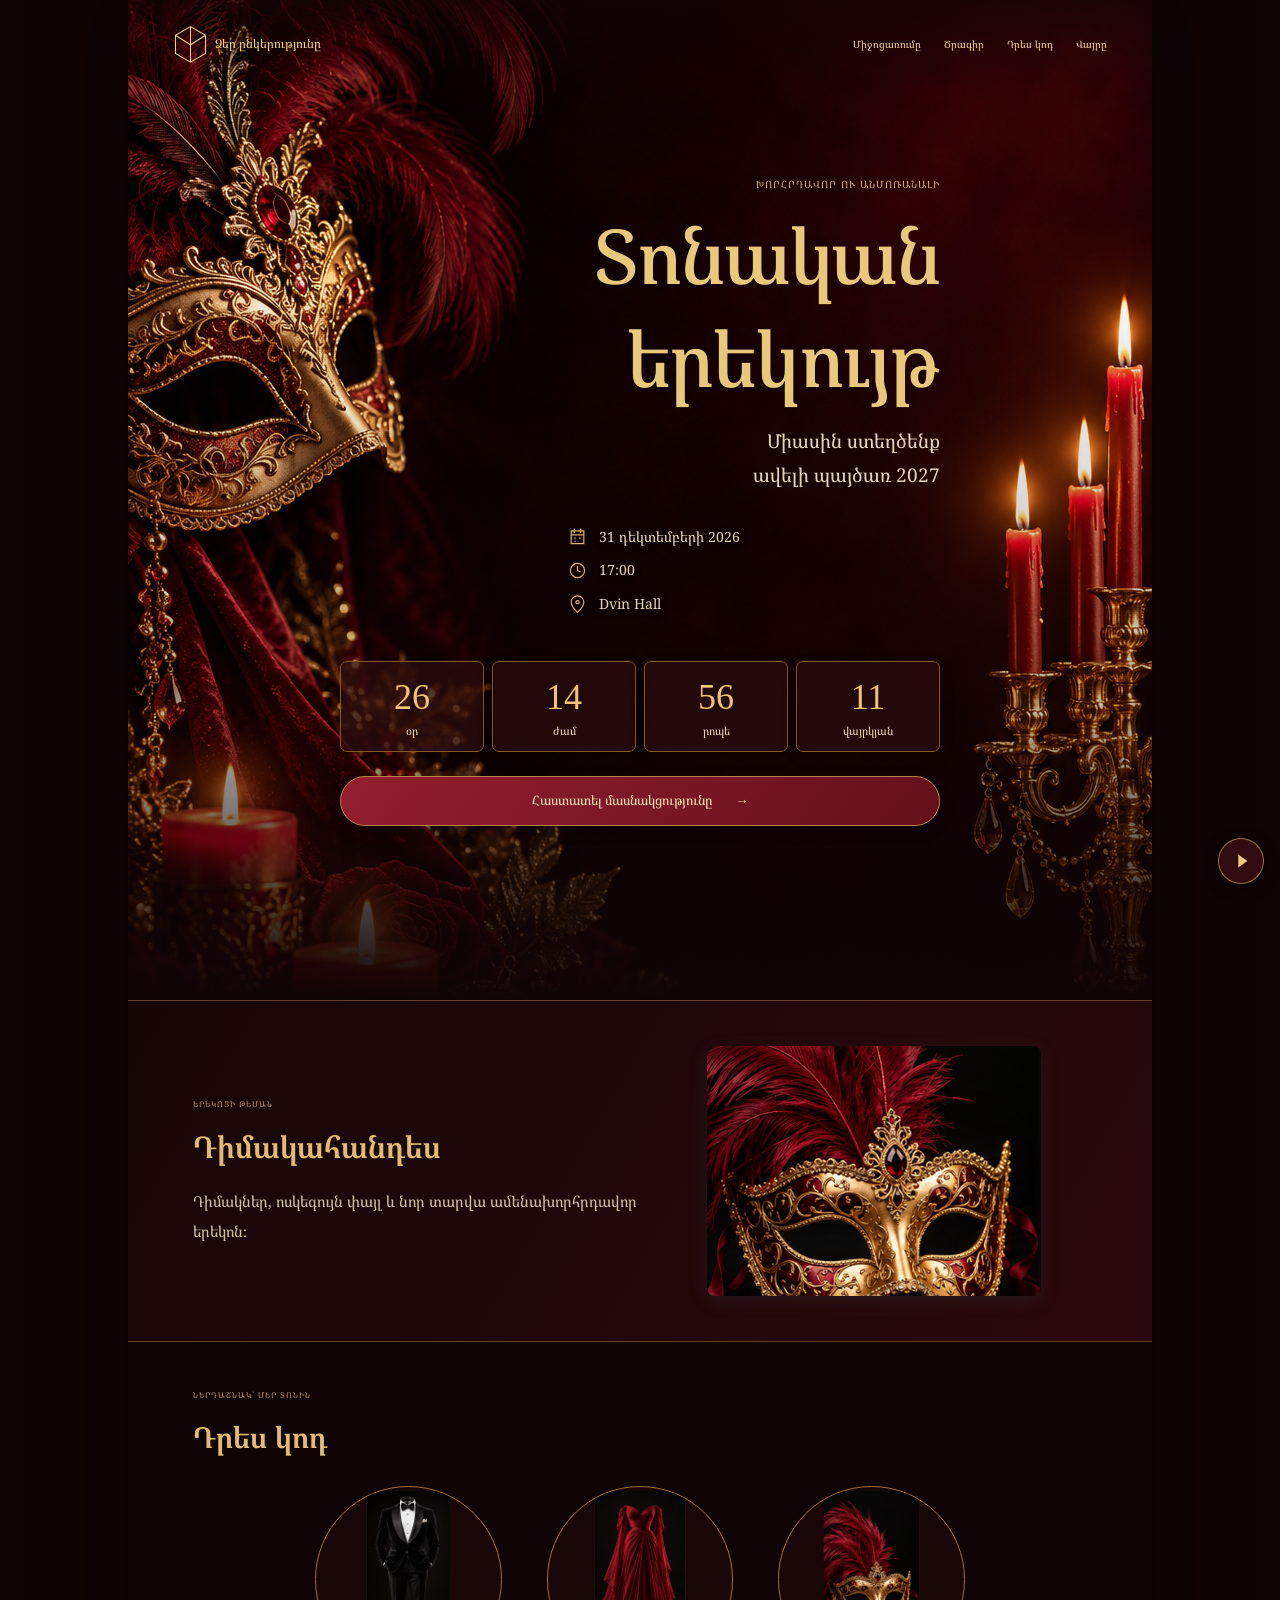
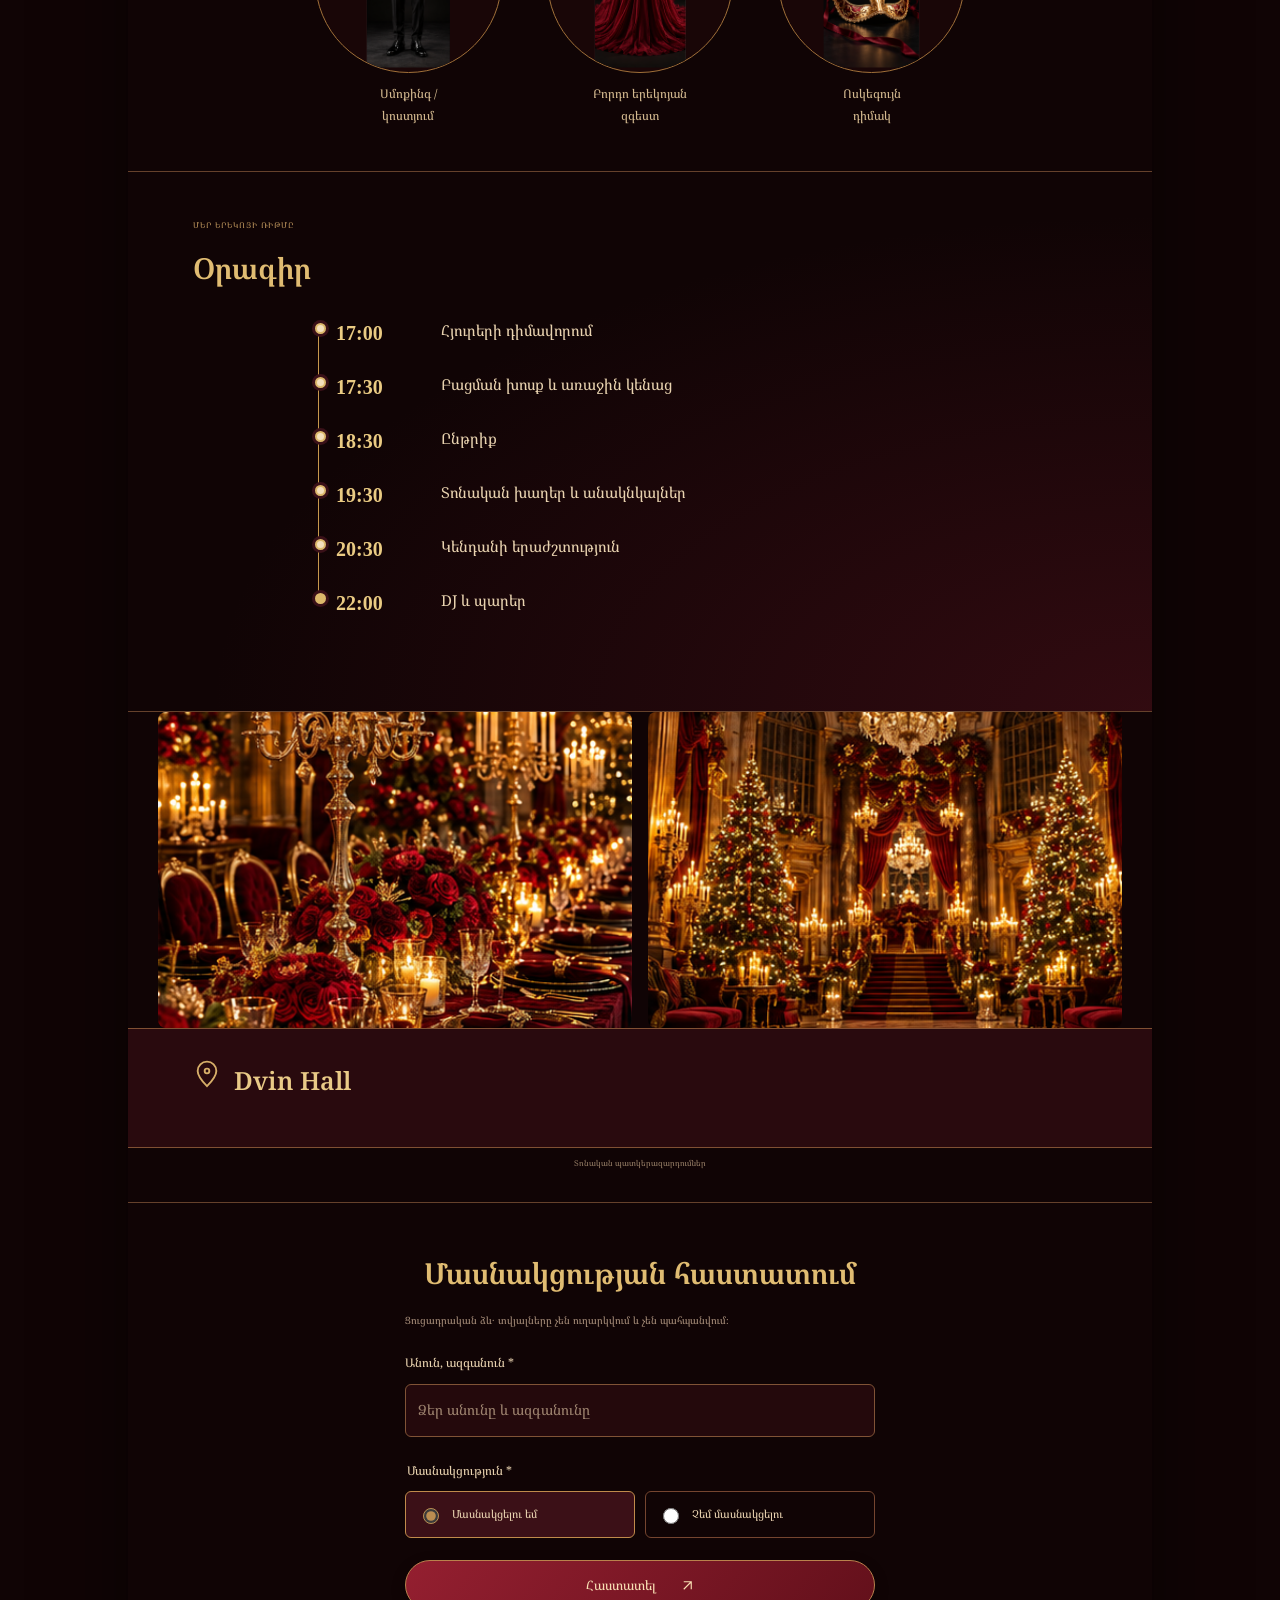
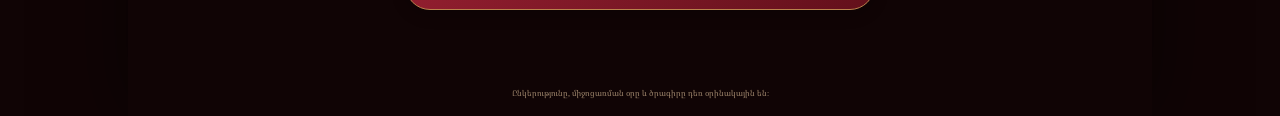
<file: invitations/073/index.html>
<!doctype html><html lang="hy"><head><meta charset="utf-8"><meta name="viewport" content="width=device-width, initial-scale=1"><meta name="theme-color" content="#200507"><meta name="description" content="Բորդո և ոսկեգույն դիմակահանդեսի հայերեն հրավիրատոմս"><title>Դիմակահանդեսի հրավիրատոմս · 073</title><link rel="stylesheet" href="style.css?v=073-music-1"><script src="script.js?v=073-music-1" defer></script><script src="music.js?v=music-1" defer></script></head><body>
<main id="invitation"><header class="site-header"><a class="brand" href="#home"><svg viewBox="0 0 44 48" aria-hidden="true"><path d="m22 2 19 11v23L22 47 3 36V13ZM3 13l19 12 19-12M22 25v22M22 2v23"/></svg><span data-company>Ձեր ընկերությունը</span></a><nav aria-label="Բաժիններ"><a href="#theme">Միջոցառումը</a><a href="#program">Ծրագիր</a><a href="#dresscode">Դրես կոդ</a><a href="#venue">Վայրը</a></nav></header>
<section class="hero" id="home"><img class="hero-art" src="assets/masquerade-hero.png" alt="" width="1024" height="1536" fetchpriority="high"><div class="hero-content reveal"><p class="eyebrow">ԽՈՐՀՐԴԱՎՈՐ ՈՒ ԱՆՄՈՌԱՆԱԼԻ</p><h1>Տոնական<br>երեկույթ</h1><p class="hero-intro">Միասին ստեղծենք<br>ավելի պայծառ <span data-year>2027</span></p><ul class="event-facts"><li><svg viewBox="0 0 24 24" aria-hidden="true"><path d="M4 5h16v16H4zM8 2v6M16 2v6M4 10h16M8 14h2m4 0h2m-8 4h2"/></svg><span id="event-date"></span></li><li><svg viewBox="0 0 24 24" aria-hidden="true"><circle cx="12" cy="12" r="9"/><path d="M12 6v6l4 2"/></svg><span id="event-time"></span></li><li><svg viewBox="0 0 24 24" aria-hidden="true"><path d="M12 22S4 14 4 9a8 8 0 0 1 16 0c0 5-8 13-8 13Z"/><circle cx="12" cy="9" r="2"/></svg><span id="hero-venue"></span></li></ul><div id="countdown" class="countdown" role="timer" aria-label="Միջոցառմանը մնացած ժամանակը"><div><strong id="days">00</strong><span>օր</span></div><div><strong id="hours">00</strong><span>ժամ</span></div><div><strong id="minutes">00</strong><span>րոպե</span></div><div><strong id="seconds">00</strong><span>վայրկյան</span></div></div><p id="countdown-message" hidden></p><a class="blue-button" href="#rsvp">Հաստատել մասնակցությունը <span aria-hidden="true">→</span></a></div></section>
<section id="theme" class="section theme-section reveal"><div><p class="eyebrow">ԵՐԵԿՈՅԻ ԹԵՄԱՆ</p><h2>Դիմակահանդես</h2><p>Դիմակներ, ոսկեգույն փայլ և նոր տարվա ամենախորհրդավոր երեկոն։</p></div><div class="winter-detail" role="img" aria-label="Ոսկեգույն դիմակ և կարմիր փետուրներ"><svg class="panel-photo" viewBox="0 0 409 757" preserveAspectRatio="xMidYMid slice" aria-hidden="true"><defs><clipPath id="art-winter-detail"><rect width="409" height="757"/></clipPath></defs><image clip-path="url(#art-winter-detail)" href="assets/masquerade-details.png" x="-3" y="0" width="2076" height="757"/></svg></div></section>
<section id="dresscode" class="section reveal"><p class="eyebrow">ՆԵՐԴԱՇՆԱԿ՝ ՄԵՐ ՏՈՆԻՆ</p><h2>Դրես կոդ</h2><div class="dress-grid"><figure><div class="dress-art white-suit" role="img" aria-label="Սև սմոքինգ"><svg class="panel-photo" viewBox="0 0 356 757" preserveAspectRatio="xMidYMid meet" aria-hidden="true"><defs><clipPath id="art-dress-art-white-suit"><rect width="356" height="757"/></clipPath></defs><image clip-path="url(#art-dress-art-white-suit)" href="assets/masquerade-details.png" x="-418" y="0" width="2076" height="757"/></svg></div><figcaption>Սմոքինգ /<br>կոստյում</figcaption></figure><figure><div class="dress-art blue-gown" role="img" aria-label="Բորդո երեկոյան զգեստ"><svg class="panel-photo" viewBox="0 0 389 757" preserveAspectRatio="xMidYMid meet" aria-hidden="true"><defs><clipPath id="art-dress-art-blue-gown"><rect width="389" height="757"/></clipPath></defs><image clip-path="url(#art-dress-art-blue-gown)" href="assets/masquerade-details.png" x="-780" y="0" width="2076" height="757"/></svg></div><figcaption>Բորդո երեկոյան<br>զգեստ</figcaption></figure><figure><div class="dress-art gold-mask" role="img" aria-label="Ոսկեգույն դիմակ"><svg class="panel-photo" viewBox="0 0 409 757" preserveAspectRatio="xMidYMid meet" aria-hidden="true"><defs><clipPath id="art-dress-art-gold-mask"><rect width="409" height="757"/></clipPath></defs><image clip-path="url(#art-dress-art-gold-mask)" href="assets/masquerade-details.png" x="-3" y="0" width="2076" height="757"/></svg></div><figcaption>Ոսկեգույն<br>դիմակ</figcaption></figure></div></section>
<section id="program" class="section program-section"><div class="reveal"><p class="eyebrow">ՄԵՐ ԵՐԵԿՈՅԻ ՌԻԹՄԸ</p><h2>Օրագիր</h2></div><ol id="program-items" class="program"></ol></section>
<section id="venue" class="section venue-section"><div class="venue-gallery reveal"><div class="venue-mood" role="img" aria-label="Մոմերով բորդո և ոսկեգույն սեղան"><svg class="panel-photo" viewBox="0 0 450 757" preserveAspectRatio="xMidYMid slice" aria-hidden="true"><defs><clipPath id="art-venue-mood"><rect width="450" height="757"/></clipPath></defs><image clip-path="url(#art-venue-mood)" href="assets/masquerade-details.png" x="-1175" y="0" width="2076" height="757"/></svg></div><div class="venue-exterior" role="img" aria-label="Դիմակահանդեսի սրահի պատկերազարդում"><svg class="panel-photo" viewBox="0 0 442 757" preserveAspectRatio="xMidYMid slice" aria-hidden="true"><defs><clipPath id="art-venue-exterior"><rect width="442" height="757"/></clipPath></defs><image clip-path="url(#art-venue-exterior)" href="assets/masquerade-details.png" x="-1631" y="0" width="2076" height="757"/></svg></div></div><div class="venue-info reveal"><svg viewBox="0 0 24 24" aria-hidden="true"><path d="M12 22S4 14 4 9a8 8 0 0 1 16 0c0 5-8 13-8 13Z"/><circle cx="12" cy="9" r="2"/></svg><div><h2 id="venue-name"></h2><p id="venue-address" hidden></p><a class="blue-button" id="maps-link" target="_blank" rel="noopener noreferrer" hidden>Գտնել քարտեզում →</a></div></div><p class="art-note">Տոնական պատկերազարդումներ</p></section>
  <section class="section rsvp-section" id="rsvp" aria-labelledby="rsvp-title"><div class="reveal"><h2 id="rsvp-title">Մասնակցության հաստատում</h2></div><form class="reveal" id="rsvp-form"><p class="preview-note" id="preview-note">Ցուցադրական ձև․ տվյալները չեն ուղարկվում և չեն պահպանվում։</p><label for="full-name">Անուն, ազգանուն <span aria-hidden="true">*</span></label><input id="full-name" name="fullName" placeholder="Ձեր անունը և ազգանունը" required minlength="3" maxlength="120" autocomplete="name"><fieldset><legend>Մասնակցություն <span aria-hidden="true">*</span></legend><div class="attendance-options"><label><input type="radio" name="attendance" value="yes" checked required>Մասնակցելու եմ</label><label><input type="radio" name="attendance" value="no">Չեմ մասնակցելու</label></div></fieldset><button class="blue-button" id="submit-rsvp" type="submit">Հաստատել <svg class="button-arrow" viewBox="0 0 20 20" aria-hidden="true"><path d="m5 15 10-10M5 5h10v10"/></svg></button><p id="form-status" role="status" aria-live="polite" tabindex="-1"></p></form></section>
<p class="data-note">Ընկերությունը, միջոցառման օրը և ծրագիրը դեռ օրինակային են։</p></main><noscript>Տվյալներն ու հաստատման ձևը գործարկելու համար միացրեք JavaScript-ը։</noscript><audio id="invitation-music" loop preload="none"></audio><button id="invitation-music-toggle" class="invitation-music-toggle" type="button" aria-label="Միացնել երաժշտությունը" aria-pressed="false"><svg class="music-play-icon" viewBox="0 0 24 24" aria-hidden="true"><path d="m9 5 10 7-10 7Z"/></svg><svg class="music-pause-icon" viewBox="0 0 24 24" aria-hidden="true"><path d="M8 5v14M16 5v14"/></svg></button><p id="invitation-audio-status" class="audio-status-sr" role="status" aria-live="polite"></p></body></html>
</file>
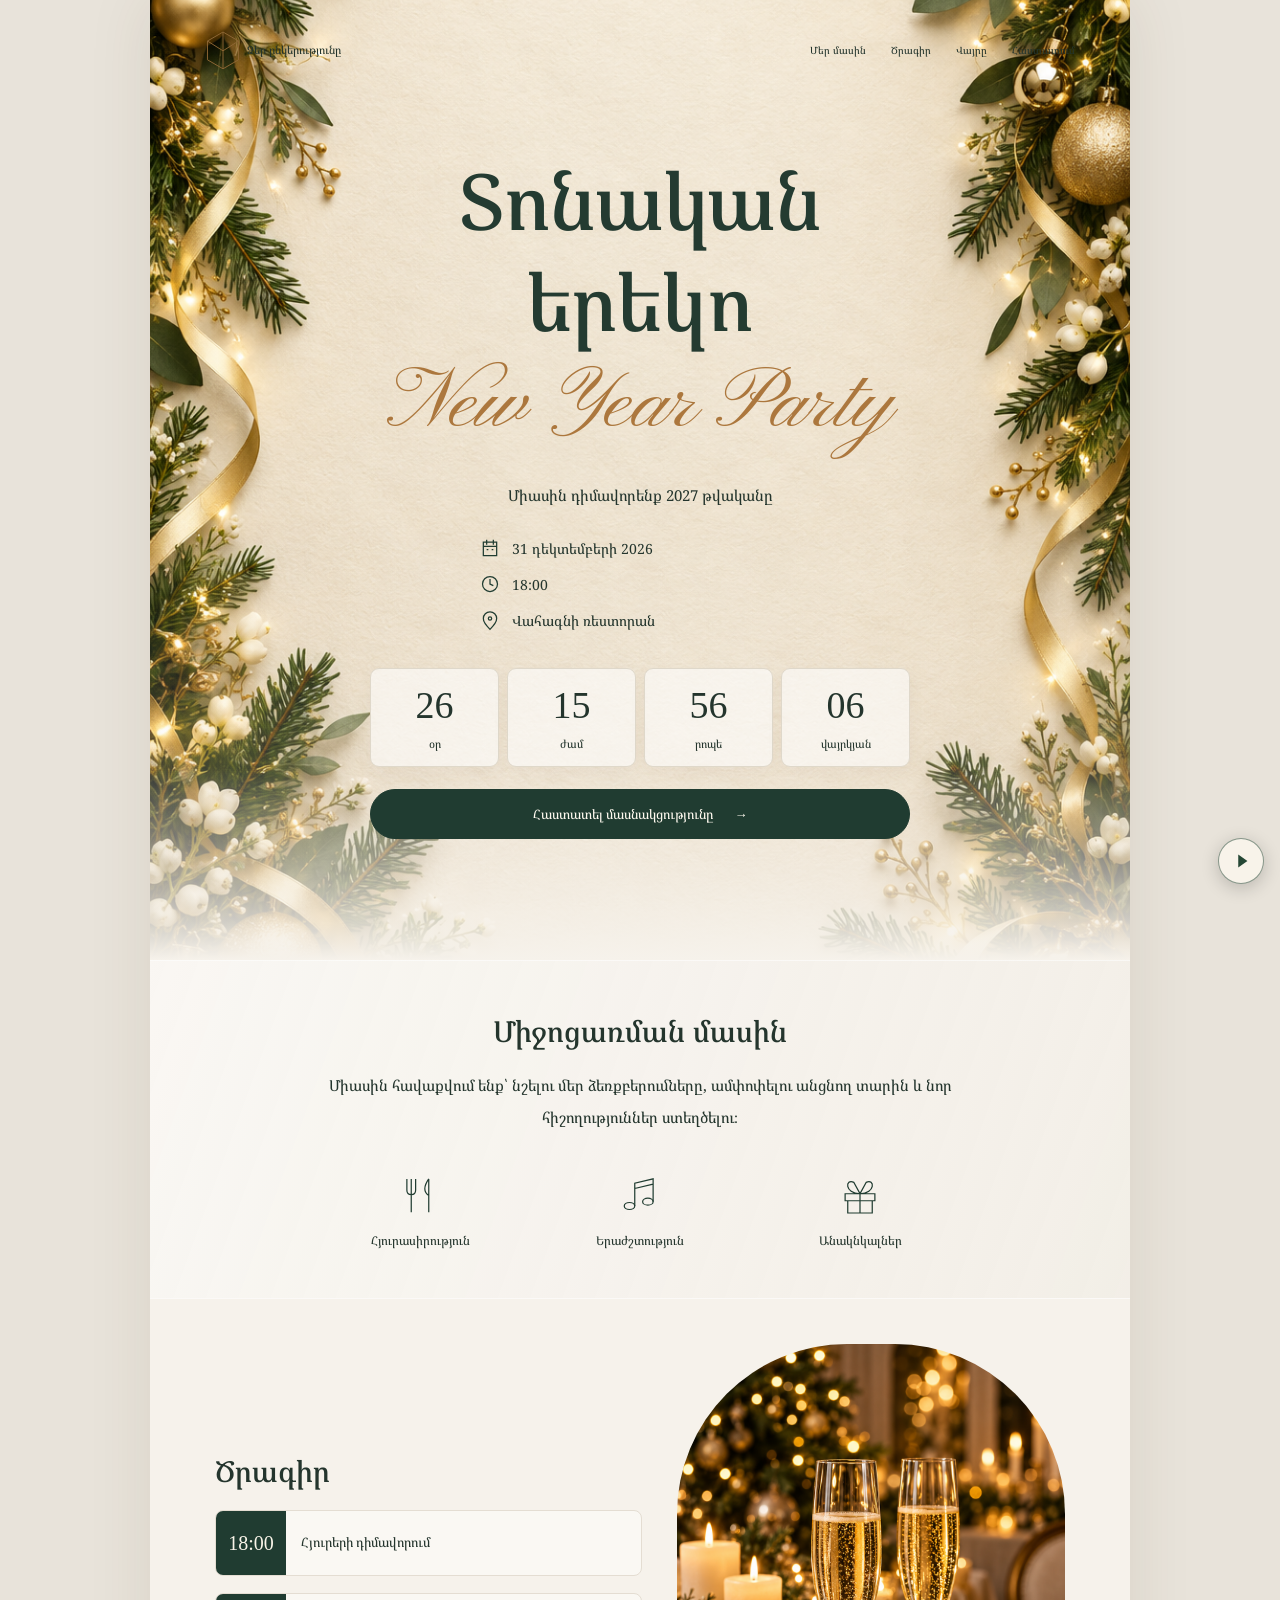
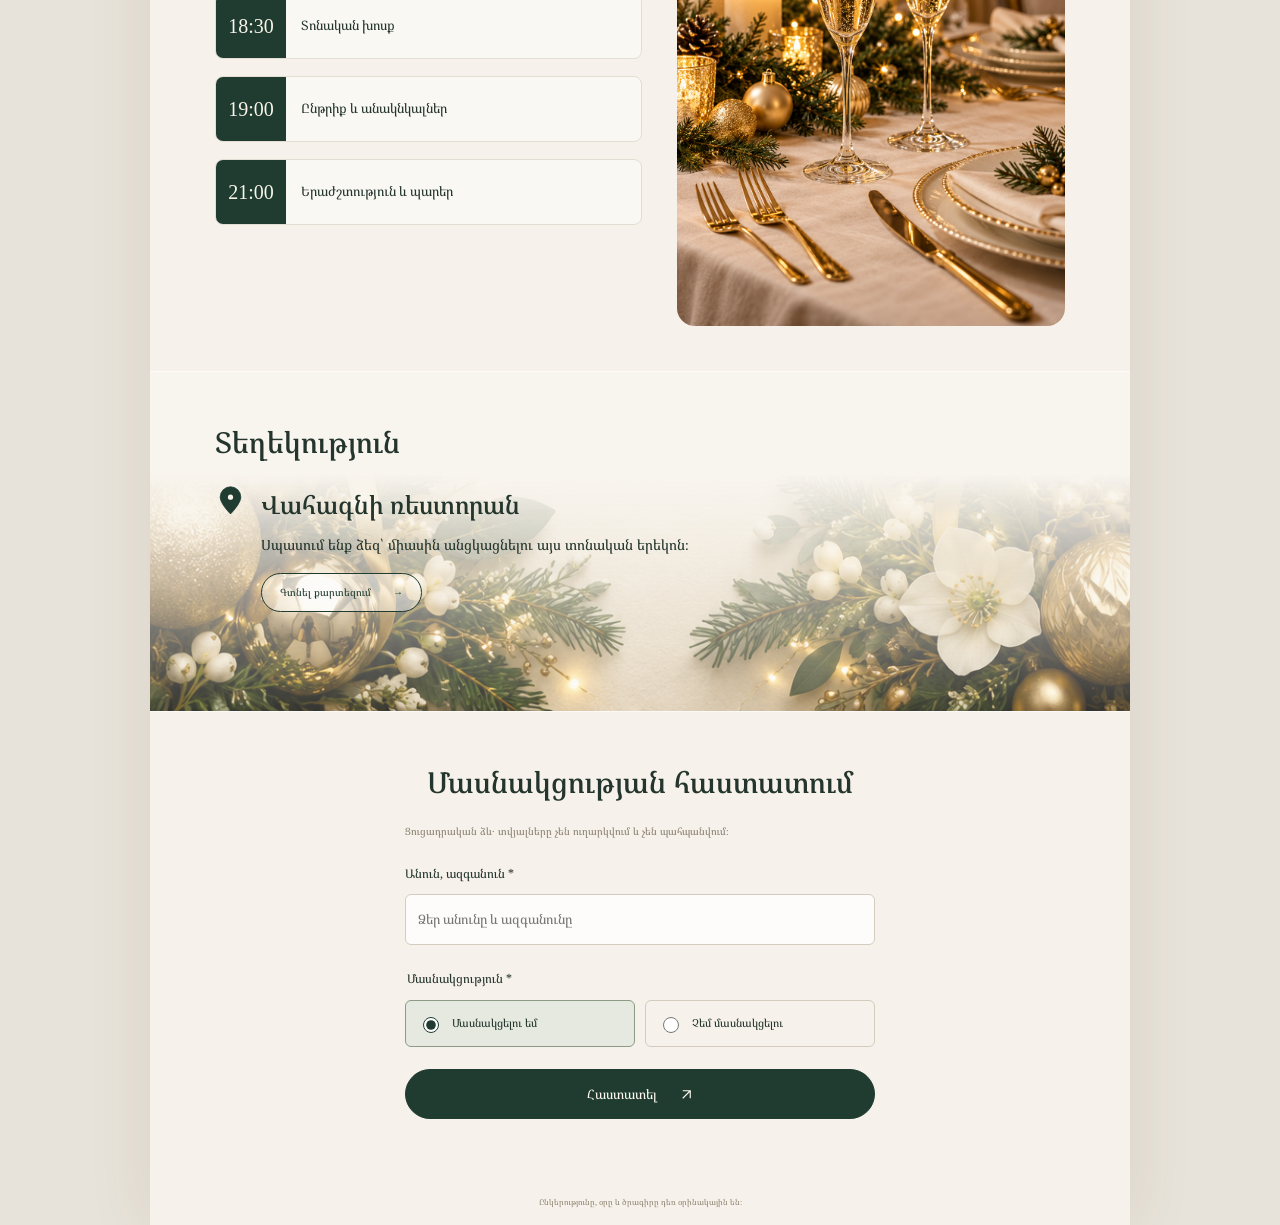
<file: invitations/074/index.html>
<!doctype html><html lang="hy"><head><meta charset="utf-8"><meta name="viewport" content="width=device-width,initial-scale=1"><meta name="theme-color" content="#f5f1e9"><meta name="description" content="Կրեմագույն և մուգ կանաչ տոնական հայերեն հրավիրատոմս"><title>Տոնական երեկո · 074</title><link rel="stylesheet" href="style.css?v=074-music-1"><script src="script.js?v=074-music-1" defer></script><script src="music.js?v=music-1" defer></script></head><body><main id="invitation">
<header class="site-header"><a class="brand" href="#home"><svg viewBox="0 0 44 48" aria-hidden="true"><path d="m22 2 19 11v23L22 47 3 36V13ZM3 13l19 12 19-12M22 25v22M22 2v23"/></svg><span data-company>Ձեր ընկերությունը</span></a><nav aria-label="Բաժիններ"><a href="#about">Մեր մասին</a><a href="#program">Ծրագիր</a><a href="#venue">Վայրը</a><a href="#rsvp">Հաստատում</a></nav></header>
<section class="hero" id="home"><img class="hero-art" src="assets/ivory-botanical.png" alt="" width="1024" height="1536" fetchpriority="high"><div class="hero-content reveal"><h1>Տոնական<br>երեկո</h1><p class="script-title" lang="en">New Year Party</p><p class="hero-intro">Միասին դիմավորենք <span data-year>2027</span> թվականը</p><ul class="event-facts"><li><svg viewBox="0 0 24 24" aria-hidden="true"><path d="M4 5h16v16H4zM8 2v6M16 2v6M4 10h16M8 14h2m4 0h2"/></svg><span id="event-date"></span></li><li><svg viewBox="0 0 24 24" aria-hidden="true"><circle cx="12" cy="12" r="9"/><path d="M12 6v6l4 2"/></svg><span id="event-time"></span></li><li><svg viewBox="0 0 24 24" aria-hidden="true"><path d="M12 22S4 14 4 9a8 8 0 0 1 16 0c0 5-8 13-8 13Z"/><circle cx="12" cy="9" r="2"/></svg><span id="hero-venue"></span></li></ul><div id="countdown" class="countdown" role="timer" aria-label="Միջոցառմանը մնացած ժամանակը"><div><strong id="days">00</strong><span>օր</span></div><div><strong id="hours">00</strong><span>ժամ</span></div><div><strong id="minutes">00</strong><span>րոպե</span></div><div><strong id="seconds">00</strong><span>վայրկյան</span></div></div><p id="countdown-message" hidden></p><a class="blue-button" href="#rsvp">Հաստատել մասնակցությունը <span aria-hidden="true">→</span></a></div></section>
<section id="about" class="section about-section"><div class="reveal"><h2>Միջոցառման մասին</h2><p>Միասին հավաքվում ենք՝ նշելու մեր ձեռքբերումները, ամփոփելու անցնող տարին և նոր հիշողություններ ստեղծելու։</p></div><div class="features"><div class="reveal"><svg viewBox="0 0 48 48" aria-hidden="true"><path d="M9 5v13q0 5 5 5t5-5V5M14 5v38M34 5v38M34 5q-9 13 0 19"/></svg><span>Հյուրասիրություն</span></div><div class="reveal"><svg viewBox="0 0 48 48" aria-hidden="true"><path d="M18 36V10l21-5v26M18 16l21-5"/><ellipse cx="12" cy="36" rx="6" ry="4"/><ellipse cx="33" cy="31" rx="6" ry="4"/></svg><span>Երաժշտություն</span></div><div class="reveal"><svg viewBox="0 0 48 48" aria-hidden="true"><path d="M7 22h34v8H7zM10 30v14h28V30M24 22v22M24 22C6 22 7 4 17 9l7 13Zm0 0C42 22 41 4 31 9l-7 13Z"/></svg><span>Անակնկալներ</span></div></div></section>
<section id="program" class="section program-section"><div class="program-copy"><h2 class="reveal">Ծրագիր</h2><ol id="program-items" class="program"></ol></div><figure class="program-photo reveal"><img src="assets/champagne-table.png" alt="Մոմերով և շամպայնի բաժակներով տոնական սեղան" width="1024" height="1536" decoding="async"></figure></section>
<section id="venue" class="section venue-section"><h2 class="reveal">Տեղեկություն</h2><div class="venue-info reveal"><svg viewBox="0 0 24 24" aria-hidden="true"><path d="M12 22S4 14 4 9a8 8 0 0 1 16 0c0 5-8 13-8 13Z"/><circle cx="12" cy="9" r="2"/></svg><div><h3 id="venue-name"></h3><p id="venue-address" hidden></p><p>Սպասում ենք ձեզ՝ միասին անցկացնելու այս տոնական երեկոն։</p><a class="map-button" id="maps-link" target="_blank" rel="noopener noreferrer" hidden>Գտնել քարտեզում <span aria-hidden="true">→</span></a></div></div></section>
  <section class="section rsvp-section" id="rsvp" aria-labelledby="rsvp-title"><div class="reveal"><h2 id="rsvp-title">Մասնակցության հաստատում</h2></div><form class="reveal" id="rsvp-form"><p class="preview-note" id="preview-note">Ցուցադրական ձև․ տվյալները չեն ուղարկվում և չեն պահպանվում։</p><label for="full-name">Անուն, ազգանուն <span aria-hidden="true">*</span></label><input id="full-name" name="fullName" placeholder="Ձեր անունը և ազգանունը" required minlength="3" maxlength="120" autocomplete="name"><fieldset><legend>Մասնակցություն <span aria-hidden="true">*</span></legend><div class="attendance-options"><label><input type="radio" name="attendance" value="yes" checked required>Մասնակցելու եմ</label><label><input type="radio" name="attendance" value="no">Չեմ մասնակցելու</label></div></fieldset><button class="blue-button" id="submit-rsvp" type="submit">Հաստատել <svg class="button-arrow" viewBox="0 0 20 20" aria-hidden="true"><path d="m5 15 10-10M5 5h10v10"/></svg></button><p id="form-status" role="status" aria-live="polite" tabindex="-1"></p></form></section>
<p class="data-note">Ընկերությունը, օրը և ծրագիրը դեռ օրինակային են։</p></main><noscript>Տվյալներն ու ձևը գործարկելու համար միացրեք JavaScript-ը։</noscript><audio id="invitation-music" loop preload="none"></audio><button id="invitation-music-toggle" class="invitation-music-toggle" type="button" aria-label="Միացնել երաժշտությունը" aria-pressed="false"><svg class="music-play-icon" viewBox="0 0 24 24" aria-hidden="true"><path d="m9 5 10 7-10 7Z"/></svg><svg class="music-pause-icon" viewBox="0 0 24 24" aria-hidden="true"><path d="M8 5v14M16 5v14"/></svg></button><p id="invitation-audio-status" class="audio-status-sr" role="status" aria-live="polite"></p></body></html>
</file>
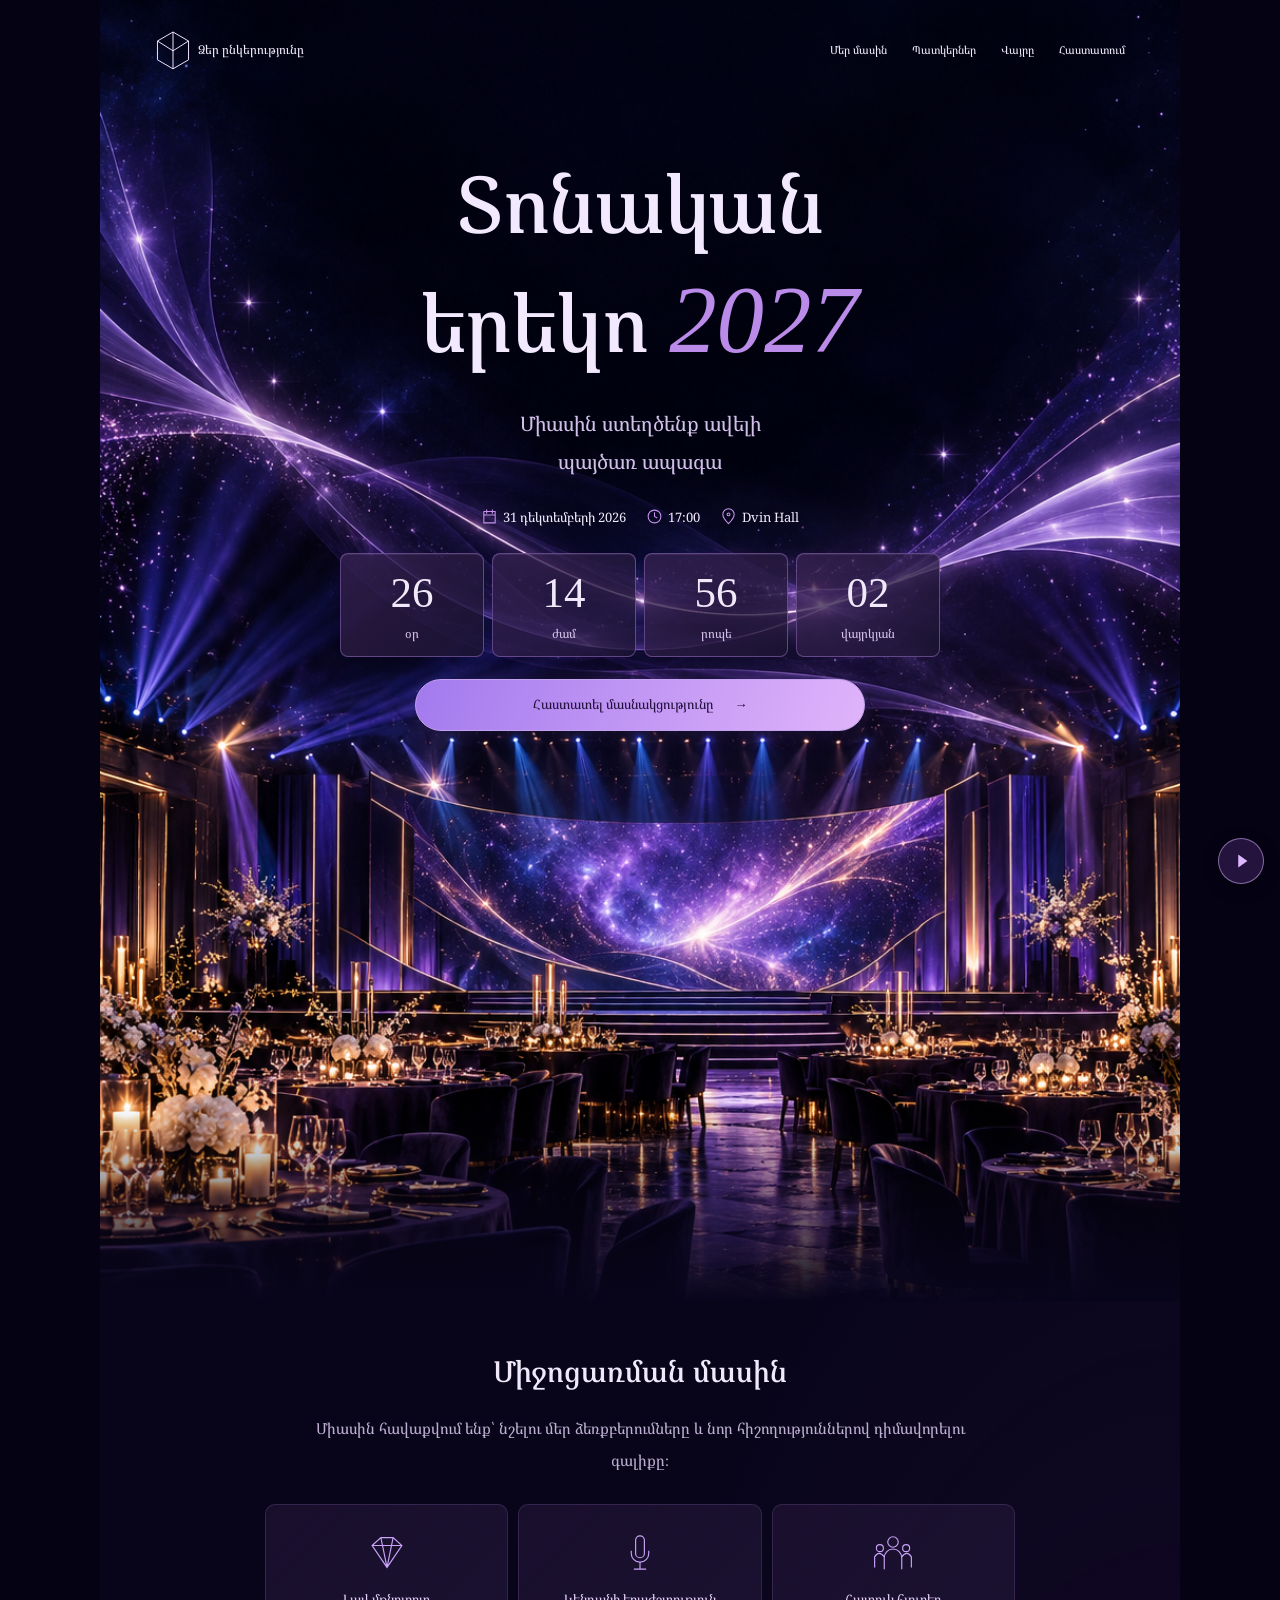
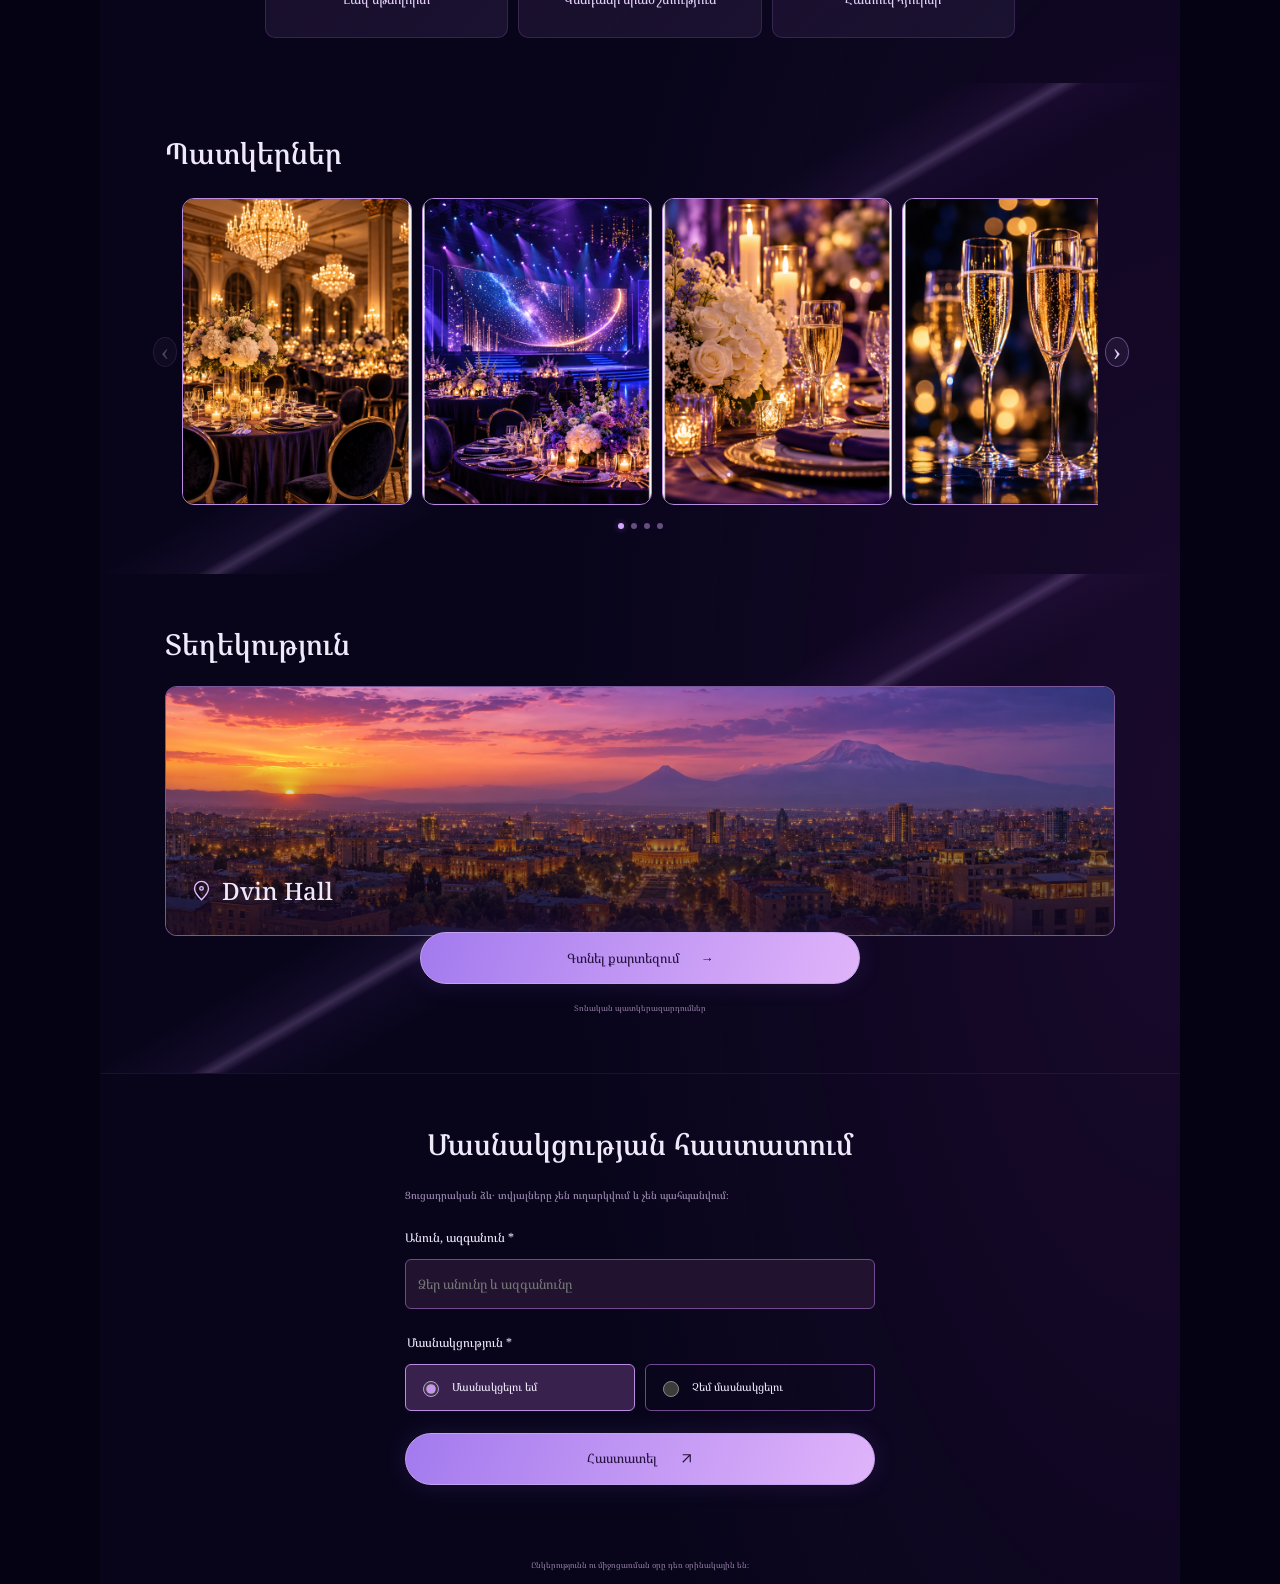
<file: invitations/075/index.html>
<!doctype html><html lang="hy"><head><meta charset="utf-8"><meta name="viewport" content="width=device-width,initial-scale=1"><meta name="theme-color" content="#08051d"><meta name="description" content="Մանուշակագույն գալա երեկոյի հայերեն հրավիրատոմս"><title>Տոնական երեկո · 075</title><link rel="stylesheet" href="style.css?v=075-music-1"><script src="script.js?v=075-music-1" defer></script><script src="music.js?v=music-1" defer></script></head><body><main id="invitation"><header class="site-header"><a class="brand" href="#home"><svg viewBox="0 0 44 48" aria-hidden="true"><path d="m22 2 19 11v23L22 47 3 36V13ZM3 13l19 12 19-12M22 25v22M22 2v23"/></svg><span data-company>Ձեր ընկերությունը</span></a><nav aria-label="Բաժիններ"><a href="#about">Մեր մասին</a><a href="#gallery">Պատկերներ</a><a href="#venue">Վայրը</a><a href="#rsvp">Հաստատում</a></nav></header>
<section class="hero" id="home"><img class="hero-art" src="assets/violet-gala.png" alt="" width="1024" height="1536" fetchpriority="high"><div class="hero-content reveal"><h1>Տոնական<br>երեկո <em data-year>2027</em></h1><p class="hero-intro">Միասին ստեղծենք ավելի<br>պայծառ ապագա</p><ul class="event-facts"><li><svg viewBox="0 0 24 24" aria-hidden="true"><path d="M4 5h16v16H4zM8 2v6M16 2v6M4 10h16"/></svg><span id="event-date"></span></li><li><svg viewBox="0 0 24 24" aria-hidden="true"><circle cx="12" cy="12" r="9"/><path d="M12 6v6l4 2"/></svg><span id="event-time"></span></li><li><svg viewBox="0 0 24 24" aria-hidden="true"><path d="M12 22S4 14 4 9a8 8 0 0 1 16 0c0 5-8 13-8 13Z"/><circle cx="12" cy="9" r="2"/></svg><span id="hero-venue"></span></li></ul><div id="countdown" class="countdown" role="timer" aria-label="Միջոցառմանը մնացած ժամանակը"><div><strong id="days">00</strong><span>օր</span></div><div><strong id="hours">00</strong><span>ժամ</span></div><div><strong id="minutes">00</strong><span>րոպե</span></div><div><strong id="seconds">00</strong><span>վայրկյան</span></div></div><p id="countdown-message" hidden></p><a class="blue-button" href="#rsvp">Հաստատել մասնակցությունը <span aria-hidden="true">→</span></a></div></section>
<section id="about" class="section about-section"><div class="reveal"><h2>Միջոցառման մասին</h2><p>Միասին հավաքվում ենք՝ նշելու մեր ձեռքբերումները և նոր հիշողություններով դիմավորելու գալիքը։</p></div><div class="features"><div class="reveal"><svg viewBox="0 0 48 48" aria-hidden="true"><path d="m7 16 10-9h14l10 9-17 25Zm0 0h34M17 7l7 34L31 7M7 16l17 25 17-25"/></svg><span>Լավ մթնոլորտ</span></div><div class="reveal"><svg viewBox="0 0 48 48" aria-hidden="true"><rect x="19" y="5" width="10" height="25" rx="5"/><path d="M14 22v3a10 10 0 0 0 20 0v-3M24 35v8M17 43h14"/></svg><span>Կենդանի երաժշտություն</span></div><div class="reveal"><svg viewBox="0 0 48 48" aria-hidden="true"><circle cx="24" cy="12" r="6"/><circle cx="9" cy="19" r="4"/><circle cx="39" cy="19" r="4"/><path d="M14 43V30a10 10 0 0 1 20 0v13M3 41V29q5-8 11 0M45 41V29q-5-8-11 0"/></svg><span>Հատուկ հյուրեր</span></div></div></section>
<section id="gallery" class="section gallery-section"><h2 class="reveal">Պատկերներ</h2><div class="gallery-carousel reveal"><button id="gallery-prev" class="gallery-arrow" type="button" aria-label="Նախորդ նկարները" aria-controls="gallery-track">‹</button><div id="gallery-track" class="gallery-track" tabindex="0" role="region" aria-label="Տոնական պատկերների շարք"><figure class="gallery-card panel-0" role="img" aria-label="Մոմերով լուսավորված տոնական սրահ"><svg class="panel-photo" viewBox="0 0 543.0 724" preserveAspectRatio="xMidYMid slice" aria-hidden="true"><defs><clipPath id="gallery-clip-0"><rect width="543.0" height="724"/></clipPath></defs><image clip-path="url(#gallery-clip-0)" href="assets/gala-gallery.png" x="0.0" width="2172" height="724"/></svg></figure><figure class="gallery-card panel-1" role="img" aria-label="Մանուշակագույն լույսերով գալա երեկո"><svg class="panel-photo" viewBox="0 0 543.0 724" preserveAspectRatio="xMidYMid slice" aria-hidden="true"><defs><clipPath id="gallery-clip-1"><rect width="543.0" height="724"/></clipPath></defs><image clip-path="url(#gallery-clip-1)" href="assets/gala-gallery.png" x="-543.0" width="2172" height="724"/></svg></figure><figure class="gallery-card panel-2" role="img" aria-label="Մոմեր և ծաղիկներ"><svg class="panel-photo" viewBox="0 0 543.0 724" preserveAspectRatio="xMidYMid slice" aria-hidden="true"><defs><clipPath id="gallery-clip-2"><rect width="543.0" height="724"/></clipPath></defs><image clip-path="url(#gallery-clip-2)" href="assets/gala-gallery.png" x="-1086.0" width="2172" height="724"/></svg></figure><figure class="gallery-card panel-3" role="img" aria-label="Շամպայնի բաժակներ"><svg class="panel-photo" viewBox="0 0 543.0 724" preserveAspectRatio="xMidYMid slice" aria-hidden="true"><defs><clipPath id="gallery-clip-3"><rect width="543.0" height="724"/></clipPath></defs><image clip-path="url(#gallery-clip-3)" href="assets/gala-gallery.png" x="-1629.0" width="2172" height="724"/></svg></figure></div><button id="gallery-next" class="gallery-arrow" type="button" aria-label="Հաջորդ նկարները" aria-controls="gallery-track">›</button></div><div class="gallery-dots" aria-hidden="true"><span class="active"></span><span></span><span></span><span></span></div></section>
<section id="venue" class="section venue-section"><h2 class="reveal">Տեղեկություն</h2><div class="venue-banner reveal"><img src="assets/yerevan-twilight.png" alt="Երևանի մայրամուտի պատկերազարդում" width="1536" height="512" decoding="async"><div class="venue-info"><svg viewBox="0 0 24 24" aria-hidden="true"><path d="M12 22S4 14 4 9a8 8 0 0 1 16 0c0 5-8 13-8 13Z"/><circle cx="12" cy="9" r="2"/></svg><div><h3 id="venue-name"></h3><p id="venue-address" hidden></p></div></div></div><a class="blue-button map-button reveal" id="maps-link" target="_blank" rel="noopener noreferrer" hidden>Գտնել քարտեզում <span aria-hidden="true">→</span></a><p class="art-note">Տոնական պատկերազարդումներ</p></section>
  <section class="section rsvp-section" id="rsvp" aria-labelledby="rsvp-title"><div class="reveal"><h2 id="rsvp-title">Մասնակցության հաստատում</h2></div><form class="reveal" id="rsvp-form"><p class="preview-note" id="preview-note">Ցուցադրական ձև․ տվյալները չեն ուղարկվում և չեն պահպանվում։</p><label for="full-name">Անուն, ազգանուն <span aria-hidden="true">*</span></label><input id="full-name" name="fullName" placeholder="Ձեր անունը և ազգանունը" required minlength="3" maxlength="120" autocomplete="name"><fieldset><legend>Մասնակցություն <span aria-hidden="true">*</span></legend><div class="attendance-options"><label><input type="radio" name="attendance" value="yes" checked required>Մասնակցելու եմ</label><label><input type="radio" name="attendance" value="no">Չեմ մասնակցելու</label></div></fieldset><button class="blue-button" id="submit-rsvp" type="submit">Հաստատել <svg class="button-arrow" viewBox="0 0 20 20" aria-hidden="true"><path d="m5 15 10-10M5 5h10v10"/></svg></button><p id="form-status" role="status" aria-live="polite" tabindex="-1"></p></form></section>
<p class="data-note">Ընկերությունն ու միջոցառման օրը դեռ օրինակային են։</p></main><noscript>Տվյալներն ու ձևը գործարկելու համար միացրեք JavaScript-ը։</noscript><audio id="invitation-music" loop preload="none"></audio><button id="invitation-music-toggle" class="invitation-music-toggle" type="button" aria-label="Միացնել երաժշտությունը" aria-pressed="false"><svg class="music-play-icon" viewBox="0 0 24 24" aria-hidden="true"><path d="m9 5 10 7-10 7Z"/></svg><svg class="music-pause-icon" viewBox="0 0 24 24" aria-hidden="true"><path d="M8 5v14M16 5v14"/></svg></button><p id="invitation-audio-status" class="audio-status-sr" role="status" aria-live="polite"></p></body></html>
</file>
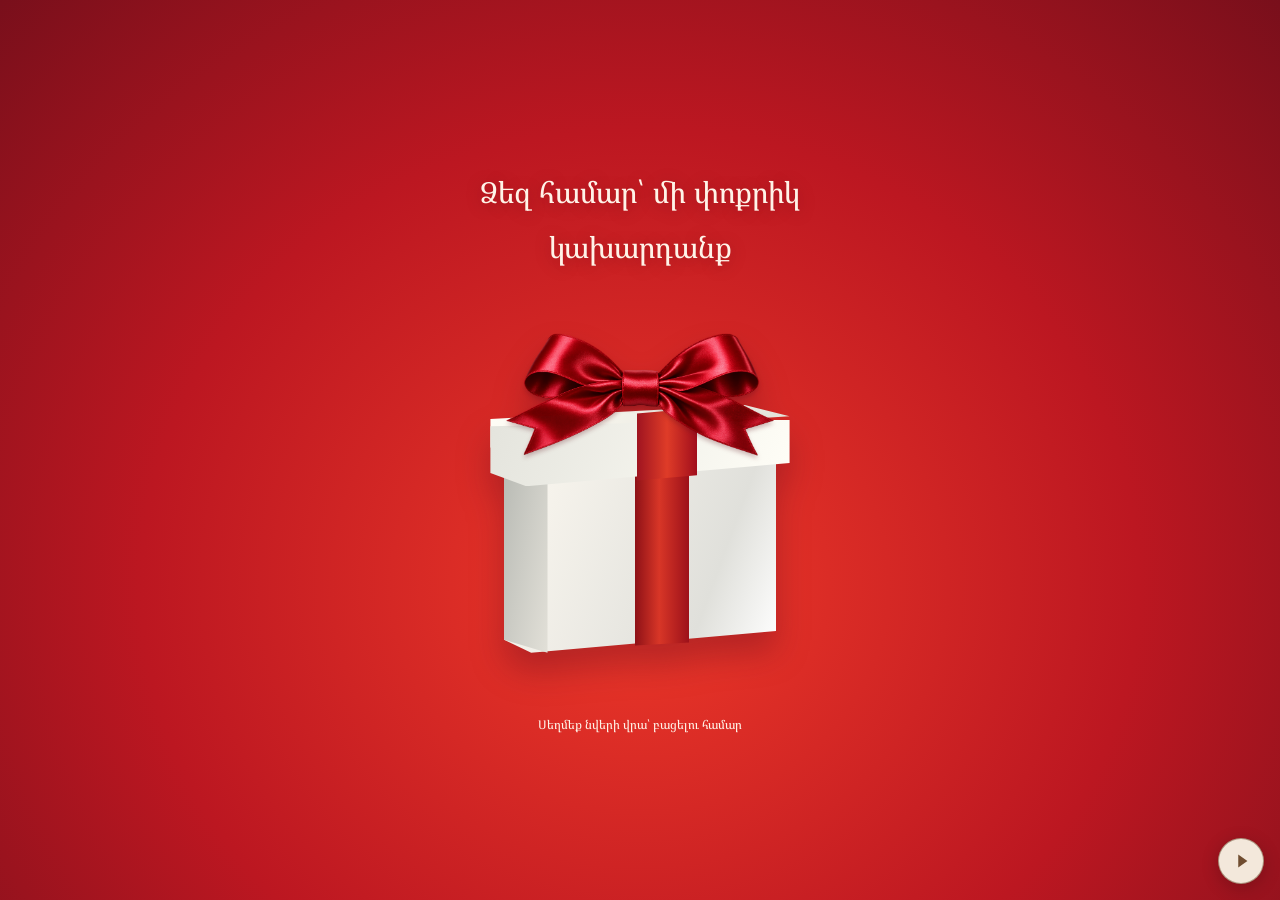
<file: invitations/076/index.html>
<!doctype html><html lang="hy"><head><meta charset="utf-8"><meta name="viewport" content="width=device-width,initial-scale=1"><meta name="theme-color" content="#532f1a"><meta name="description" content="Բացվող նվերով և ձմեռային հանգստի մթնոլորտով հրավիրատոմս"><title>Տոնական հանգիստ · 076</title><link rel="stylesheet" href="style.css?v=076-music-1"><script src="script.js?v=076-music-1" defer></script><script src="music.js?v=music-1" defer></script></head><body class="gift-active"><div class="gift-cover" id="gift-cover"><div class="gift-entry"><p class="gift-greeting">Ձեզ համար՝ մի փոքրիկ կախարդանք</p><button id="open-gift" class="gift-button" type="button" aria-label="Բացել նվերը և հրավիրատոմսը" aria-expanded="false" aria-controls="invitation"><span class="gift-glow" aria-hidden="true"></span><span class="gift-box" aria-hidden="true"><span class="gift-front"></span><span class="gift-side"></span><span class="gift-ribbon"></span></span><span class="gift-lid" aria-hidden="true"><span class="lid-top"></span><span class="lid-front"></span><span class="lid-ribbon"></span><img class="gift-bow" src="assets/red-bow.png" alt="" width="1536" height="1024" fetchpriority="high"></span></button><p class="gift-caption">Սեղմեք նվերի վրա՝ բացելու համար</p></div></div><main id="invitation" hidden>
<header class="site-header"><a class="brand" href="#home"><svg viewBox="0 0 44 48" aria-hidden="true"><path d="m22 2 19 11v23L22 47 3 36V13ZM3 13l19 12 19-12M22 25v22M22 2v23"/></svg><span data-company>Ձեր ընկերությունը</span></a><nav aria-label="Բաժիններ"><a href="#about">Մեր մասին</a><a href="#program">Ծրագիր</a><a href="#venue">Վայրը</a><a href="#rsvp">Հաստատում</a></nav></header>
<section class="hero" id="home"><img class="hero-art" src="assets/cozy-lodge.png" alt="" width="1024" height="1536" fetchpriority="high"><div class="hero-content reveal"><h1 id="hero-title">Տոնական<br>հանգիստ</h1><p class="hero-intro">Միասին դիմավորենք <span data-year>2027</span> թվականը</p><ul class="event-facts"><li><svg viewBox="0 0 24 24" aria-hidden="true"><path d="M4 5h16v16H4zM8 2v6M16 2v6M4 10h16M8 14h2m4 0h2"/></svg><span id="event-date"></span></li><li><svg viewBox="0 0 24 24" aria-hidden="true"><circle cx="12" cy="12" r="9"/><path d="M12 6v6l4 2"/></svg><span id="event-time"></span></li><li><svg viewBox="0 0 24 24" aria-hidden="true"><path d="M12 22S4 14 4 9a8 8 0 0 1 16 0c0 5-8 13-8 13Z"/><circle cx="12" cy="9" r="2"/></svg><span id="hero-venue"></span></li></ul><div id="countdown" class="countdown" role="timer" aria-label="Միջոցառմանը մնացած ժամանակը"><div><strong id="days">00</strong><span>օր</span></div><div><strong id="hours">00</strong><span>ժամ</span></div><div><strong id="minutes">00</strong><span>րոպե</span></div><div><strong id="seconds">00</strong><span>վայրկյան</span></div></div><p id="countdown-message" hidden></p><a class="blue-button" href="#rsvp">Հաստատել մասնակցությունը <span aria-hidden="true">→</span></a></div></section>
<section id="about" class="section about-section"><div class="reveal"><h2>Միջոցառման մասին</h2><p>Միասին հավաքվում ենք՝ նշելու մեր ձեռքբերումները, ամփոփելու անցնող տարին և նոր հիշողություններ ստեղծելու։</p></div><div class="features"><div class="reveal"><svg viewBox="0 0 48 48" aria-hidden="true"><path d="M9 5v13q0 5 5 5t5-5V5M14 5v38M34 5v38M34 5q-9 13 0 19"/></svg><span>Տոնական մթնոլորտ</span></div><div class="reveal"><svg viewBox="0 0 48 48" aria-hidden="true"><path d="M18 36V10l21-5v26M18 16l21-5"/><ellipse cx="12" cy="36" rx="6" ry="4"/><ellipse cx="33" cy="31" rx="6" ry="4"/></svg><span>Ընկերություն</span></div><div class="reveal"><svg viewBox="0 0 48 48" aria-hidden="true"><path d="M7 22h34v8H7zM10 30v14h28V30M24 22v22M24 22C6 22 7 4 17 9l7 13Zm0 0C42 22 41 4 31 9l-7 13Z"/></svg><span>Անմոռանալի երեկո</span></div></div></section>
<section id="program" class="section program-section"><h2 class="reveal">Օրագիր</h2><ol id="program-items" class="program"></ol></section>
<section id="venue" class="section venue-section"><h2 class="reveal">Տեղեկություն</h2><div class="venue-banner reveal"><img src="assets/snowy-chalet.png" alt="Ձյունածածկ անտառում տոնական լեռնային տան պատկերազարդում" width="1536" height="512" decoding="async"><div class="venue-info"><svg viewBox="0 0 24 24" aria-hidden="true"><path d="M12 22S4 14 4 9a8 8 0 0 1 16 0c0 5-8 13-8 13Z"/><circle cx="12" cy="9" r="2"/></svg><div><h3 id="venue-name"></h3><p id="venue-address" hidden></p><a class="map-button" id="maps-link" target="_blank" rel="noopener noreferrer" hidden>Գտնել քարտեզում <span aria-hidden="true">→</span></a></div></div></div></section>
  <section class="section rsvp-section" id="rsvp" aria-labelledby="rsvp-title"><div class="reveal"><h2 id="rsvp-title">Մասնակցության հաստատում</h2></div><form class="reveal" id="rsvp-form"><p class="preview-note" id="preview-note">Ցուցադրական ձև․ տվյալները չեն ուղարկվում և չեն պահպանվում։</p><label for="full-name">Անուն, ազգանուն <span aria-hidden="true">*</span></label><input id="full-name" name="fullName" placeholder="Ձեր անունը և ազգանունը" required minlength="3" maxlength="120" autocomplete="name"><fieldset><legend>Մասնակցություն <span aria-hidden="true">*</span></legend><div class="attendance-options"><label><input type="radio" name="attendance" value="yes" checked required>Մասնակցելու եմ</label><label><input type="radio" name="attendance" value="no">Չեմ մասնակցելու</label></div></fieldset><button class="blue-button" id="submit-rsvp" type="submit">Հաստատել <svg class="button-arrow" viewBox="0 0 20 20" aria-hidden="true"><path d="m5 15 10-10M5 5h10v10"/></svg></button><p id="form-status" role="status" aria-live="polite" tabindex="-1"></p></form></section>
<p class="data-note">Ընկերությունը, օրը և ծրագիրը դեռ օրինակային են։</p></main><noscript>Տվյալներն ու ձևը գործարկելու համար միացրեք JavaScript-ը։</noscript><audio id="invitation-music" loop preload="none"></audio><button id="invitation-music-toggle" class="invitation-music-toggle" type="button" aria-label="Միացնել երաժշտությունը" aria-pressed="false"><svg class="music-play-icon" viewBox="0 0 24 24" aria-hidden="true"><path d="m9 5 10 7-10 7Z"/></svg><svg class="music-pause-icon" viewBox="0 0 24 24" aria-hidden="true"><path d="M8 5v14M16 5v14"/></svg></button><p id="invitation-audio-status" class="audio-status-sr" role="status" aria-live="polite"></p></body></html>
</file>
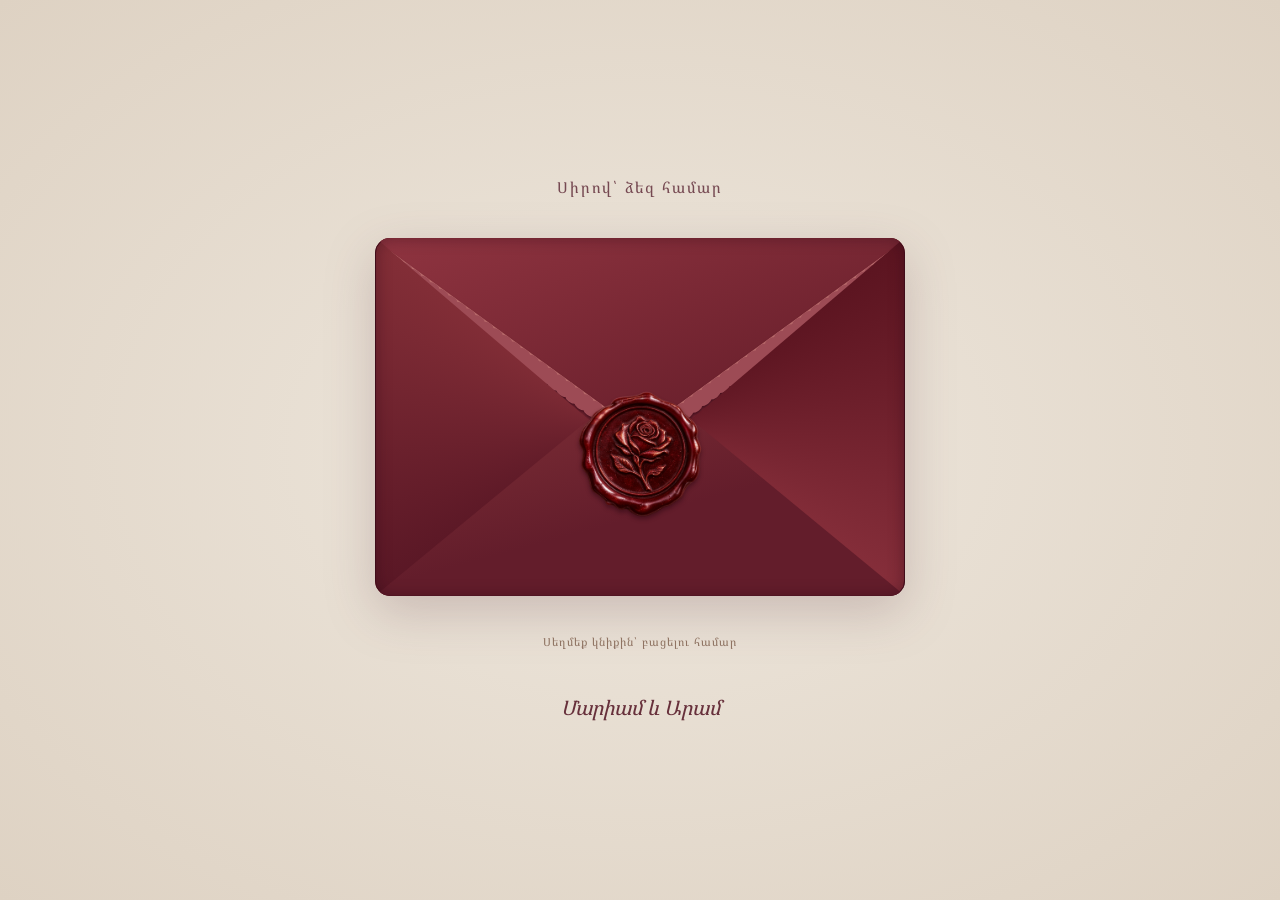
<file: invitations/077/index.html>
<!doctype html><html lang="hy"><head><meta charset="utf-8"><meta name="viewport" content="width=device-width,initial-scale=1"><meta name="theme-color" content="#471419"><meta name="description" content="Բորդո մետաքսով և փղոսկրի երանգներով հարսանեկան հրավիրատոմս"><title>Մեր հարսանիքը · 077</title><link rel="stylesheet" href="style.css?v=077-wedding-1"><script src="script.js?v=077-wedding-1" defer></script></head><body class="cover-active"><div class="entry-cover" id="entry-cover"><div class="entry-inner"><p class="entry-label">Սիրով՝ ձեզ համար</p><button class="wedding-envelope" id="open-envelope" type="button" aria-label="Բացել հարսանեկան հրավիրատոմսը" aria-controls="invitation" aria-expanded="false"><span class="envelope-back" aria-hidden="true"></span><span class="envelope-folds" aria-hidden="true"></span><span class="envelope-front" aria-hidden="true"></span><span class="envelope-flap" aria-hidden="true"><svg class="lace-edge" viewBox="0 0 400 210" preserveAspectRatio="none"><path d="M0 3 200 174 400 3M0 17 200 188 400 17"/><path class="lace-scallop" d="M0 11 200 182 400 11"/></svg></span><img class="envelope-seal" src="assets/rose-wax-seal.png" alt="" width="1024" height="1024" fetchpriority="high"></button><p class="entry-caption">Սեղմեք կնիքին՝ բացելու համար</p><p class="entry-names"><span data-bride></span> և <span data-groom></span></p></div></div>
<svg class="svg-defs" aria-hidden="true"><defs><symbol id="flower" viewBox="0 0 120 180"><g fill="none" stroke="currentColor" stroke-width=".8"><path d="M57 176Q72 119 48 58M66 132q28-21 37-51M61 112Q28 98 16 72M54 80Q80 55 79 26M48 58q-22-5-23-20t17-15q-1-19 13-17t15 19q17-1 16 12T63 58Q49 76 38 62t-3-24q14-11 28 0t-6 20M76 43q-6-21 6-28t17 8q20 0 16 14t-21 12M88 104q-8-23 5-28t19 5q15 13-2 24t-22-1M28 86Q9 91 5 74t14-14q9-16 20-4t-1 28M65 145q-20-21-31-8t25 21M72 137q24-2 28-19t-23 3"/></g></symbol></defs></svg>
<main id="invitation" hidden><section class="hero" id="home"><img class="hero-photo" src="assets/wedding-couple.png" alt="Հարսանեկան զույգի պատկերազարդում" width="1024" height="1536" fetchpriority="high"><header class="site-header"><a class="monogram" href="#home" data-monogram>Ա / Մ</a><button id="menu-toggle" type="button" aria-label="Բացել ցանկը" aria-expanded="false" aria-controls="site-nav"><span></span><span></span></button><nav id="site-nav" aria-label="Հրավիրատոմսի բաժիններ" hidden><a href="#story">Մեր պատմությունը</a><a href="#details">Մանրամասներ</a><a href="#program">Օրվա ծրագիրը</a><a href="#venue">Վայրը</a><a href="#rsvp">Մասնակցություն</a></nav></header><div class="hero-copy reveal"><p class="eyebrow">ՄԵՐ ՊԱՏՄՈՒԹՅԱՆ ԱՄԵՆԱԳԵՂԵՑԻԿ ՕՐԸ</p><h1><span data-bride>Մարիամ</span><em>և</em><span data-groom>Արամ</span></h1><p class="hero-invite">Սիրով հրավիրում ենք ձեզ<br>մեր հարսանիքին</p><p class="hero-date" id="hero-date"></p><p class="hero-city" id="hero-city"></p><a class="scroll-link" href="#story" aria-label="Կարդալ հրավերը"><svg viewBox="0 0 24 24" aria-hidden="true"><path d="M12 4v15m-5-5 5 5 5-5"/></svg></a></div></section>
<section class="paper story-section" id="story"><div class="story-copy reveal"><p class="eyebrow">ԵՐԿՈՒ ՍԻՐՏ · ՄԵԿ ՊԱՏՄՈՒԹՅՈՒՆ</p><h2>Մեր պատմությունը</h2><p id="story-text"></p><p class="handwritten">Երջանկությունը՝ միասին</p></div><svg class="botanical story-flower" aria-hidden="true"><use href="#flower"/></svg><div class="story-keepsake reveal"><figure class="polaroid"><img src="assets/wedding-couple.png" alt="Զույգի հիշողության պատկերազարդում" width="1024" height="1536" decoding="async"><figcaption>Մեր «միշտ»-ը սկսվում է այստեղ</figcaption></figure><div class="wax-seal" aria-hidden="true"><span data-monogram>Ա / Մ</span></div><p class="keepsake-note">Պահեք այս օրը<br>ձեր սրտում <span aria-hidden="true">♡</span></p></div></section>
<section class="details-section" id="details"><div class="details-copy reveal"><p class="eyebrow">ԿԱՐԵՎՈՐԸ՝ ՄԻԱՍԻՆ ԼԻՆԵԼՆ Է</p><h2>Մանրամասներ</h2><dl class="details-list"><div><dt><svg viewBox="0 0 24 24" aria-hidden="true"><path d="M4 5h16v16H4zM8 2v6M16 2v6M4 10h16"/></svg>Օրը</dt><dd id="detail-date"></dd></div><div><dt><svg viewBox="0 0 24 24" aria-hidden="true"><circle cx="12" cy="12" r="9"/><path d="M12 6v6l4 2"/></svg>Ժամը</dt><dd id="detail-time"></dd></div><div><dt><svg viewBox="0 0 24 24" aria-hidden="true"><path d="M12 22S4 14 4 9a8 8 0 0 1 16 0c0 5-8 13-8 13Z"/><circle cx="12" cy="9" r="2"/></svg>Վայրը</dt><dd><span data-venue>Վայրը կհստակեցվի</span><small id="detail-address" hidden></small></dd></div></dl><div class="dress-code"><h3>Դրես կոդ</h3><p>Ուրախ կլինենք, եթե ձեր հագուստի մեջ լինեն մեր օրվա նուրբ երանգները։</p><ul class="swatches" aria-label="Հագուստի առաջարկվող գույները"><li style="--swatch:#69212b" aria-label="Բորդո"></li><li style="--swatch:#c69d98" aria-label="Փոշոտ վարդագույն"></li><li style="--swatch:#baa99a" aria-label="Տաք շագանակագույն"></li><li style="--swatch:#e9e0cd" aria-label="Փղոսկր"></li><li style="--swatch:#737969" aria-label="Եղեսպակի կանաչ"></li></ul></div><p class="handwritten">Ձեր ներկայությունն է կարևոր</p></div></section>
<figure class="table-photo"><img src="assets/wedding-table.png" alt="Բորդո մետաքսով և մոմերով հարսանեկան սեղան" width="1024" height="1536" decoding="async"></figure>
<section class="paper program-section" id="program"><div class="reveal"><p class="eyebrow">ՄԵՐ ՕՐՎԱ ԳԵՂԵՑԻԿ ՊԱՀԵՐԸ</p><h2>Օրվա ծրագիրը</h2></div><ol class="timeline" id="program-items"></ol><p class="handwritten reveal">Սիրով, հուզմունքով ու ժպիտներով</p></section>
<section class="venue-section" id="venue"><img class="venue-photo" src="assets/wedding-garden.png" alt="Մոմերով զարդարված հարսանեկան այգու պատկերազարդում" width="1024" height="1536" decoding="async"><div class="venue-copy reveal"><p class="eyebrow">ՀԱՆԴԻՊՈՒՄ ԵՆՔ ԱՅՍՏԵՂ</p><h2>Այն վայրը, որտեղ<br>երազանքներն իրականանում են</h2><p class="venue-name" data-venue></p><a class="outline-button" id="maps-link" target="_blank" rel="noopener noreferrer" hidden>Տեսնել քարտեզի վրա <span aria-hidden="true">→</span></a></div><p class="art-note">Տոնական պատկերազարդում</p></section>
<section class="paper rsvp-section" id="rsvp"><div class="reveal"><p class="eyebrow">ՁԵԶ ՀԱՄԱՐ ՄԵՐ ՕՐԸ ՏԵՂ ՈՒՆԻ</p><h2>Սպասում ենք<br>ձեր պատասխանին</h2><p class="rsvp-intro">Խնդրում ենք հայտնել՝ կկիսե՞ք մեզ հետ այս գեղեցիկ օրը։</p></div><form class="reveal" id="rsvp-form"><p class="preview-note" id="preview-note">Ցուցադրական ձև․ տվյալները չեն ուղարկվում և չեն պահպանվում։</p><label for="full-name">Անուն, ազգանուն <span aria-hidden="true">*</span></label><input id="full-name" name="fullName" placeholder="Ձեր անունը և ազգանունը" required minlength="3" maxlength="120" autocomplete="name"><fieldset><legend>Մասնակցություն <span aria-hidden="true">*</span></legend><div class="attendance-options"><label><input type="radio" name="attendance" value="yes" checked required>Սիրով կմասնակցեմ</label><label><input type="radio" name="attendance" value="no">Ցավոք, չեմ մասնակցի</label></div></fieldset><button class="burgundy-button" id="submit-rsvp" type="submit">Հաստատել մասնակցությունը <span aria-hidden="true">→</span></button><p id="form-status" role="status" aria-live="polite" tabindex="-1"></p></form><svg class="botanical rsvp-flower" aria-hidden="true"><use href="#flower"/></svg><p class="handwritten">Մինչ շուտով <span aria-hidden="true">♡</span></p></section>
<footer class="wedding-footer"><img src="assets/wedding-couple.png" alt="" width="1024" height="1536" decoding="async"><div class="reveal"><p class="footer-quote">Սերը մեր ամենագեղեցիկ<br>որոշումն է։</p><p class="footer-monogram" data-monogram></p><p class="footer-date" id="footer-date"></p><p class="footer-thanks">Շնորհակալ ենք,<br>որ մեր կողքին եք։</p></div></footer><p class="data-note">Անունները, օրը, ժամը և ծրագիրը դեռ օրինակային են։</p></main><noscript>Տվյալներն ու հաստատման ձևը գործարկելու համար միացրեք JavaScript-ը։</noscript></body></html>
</file>
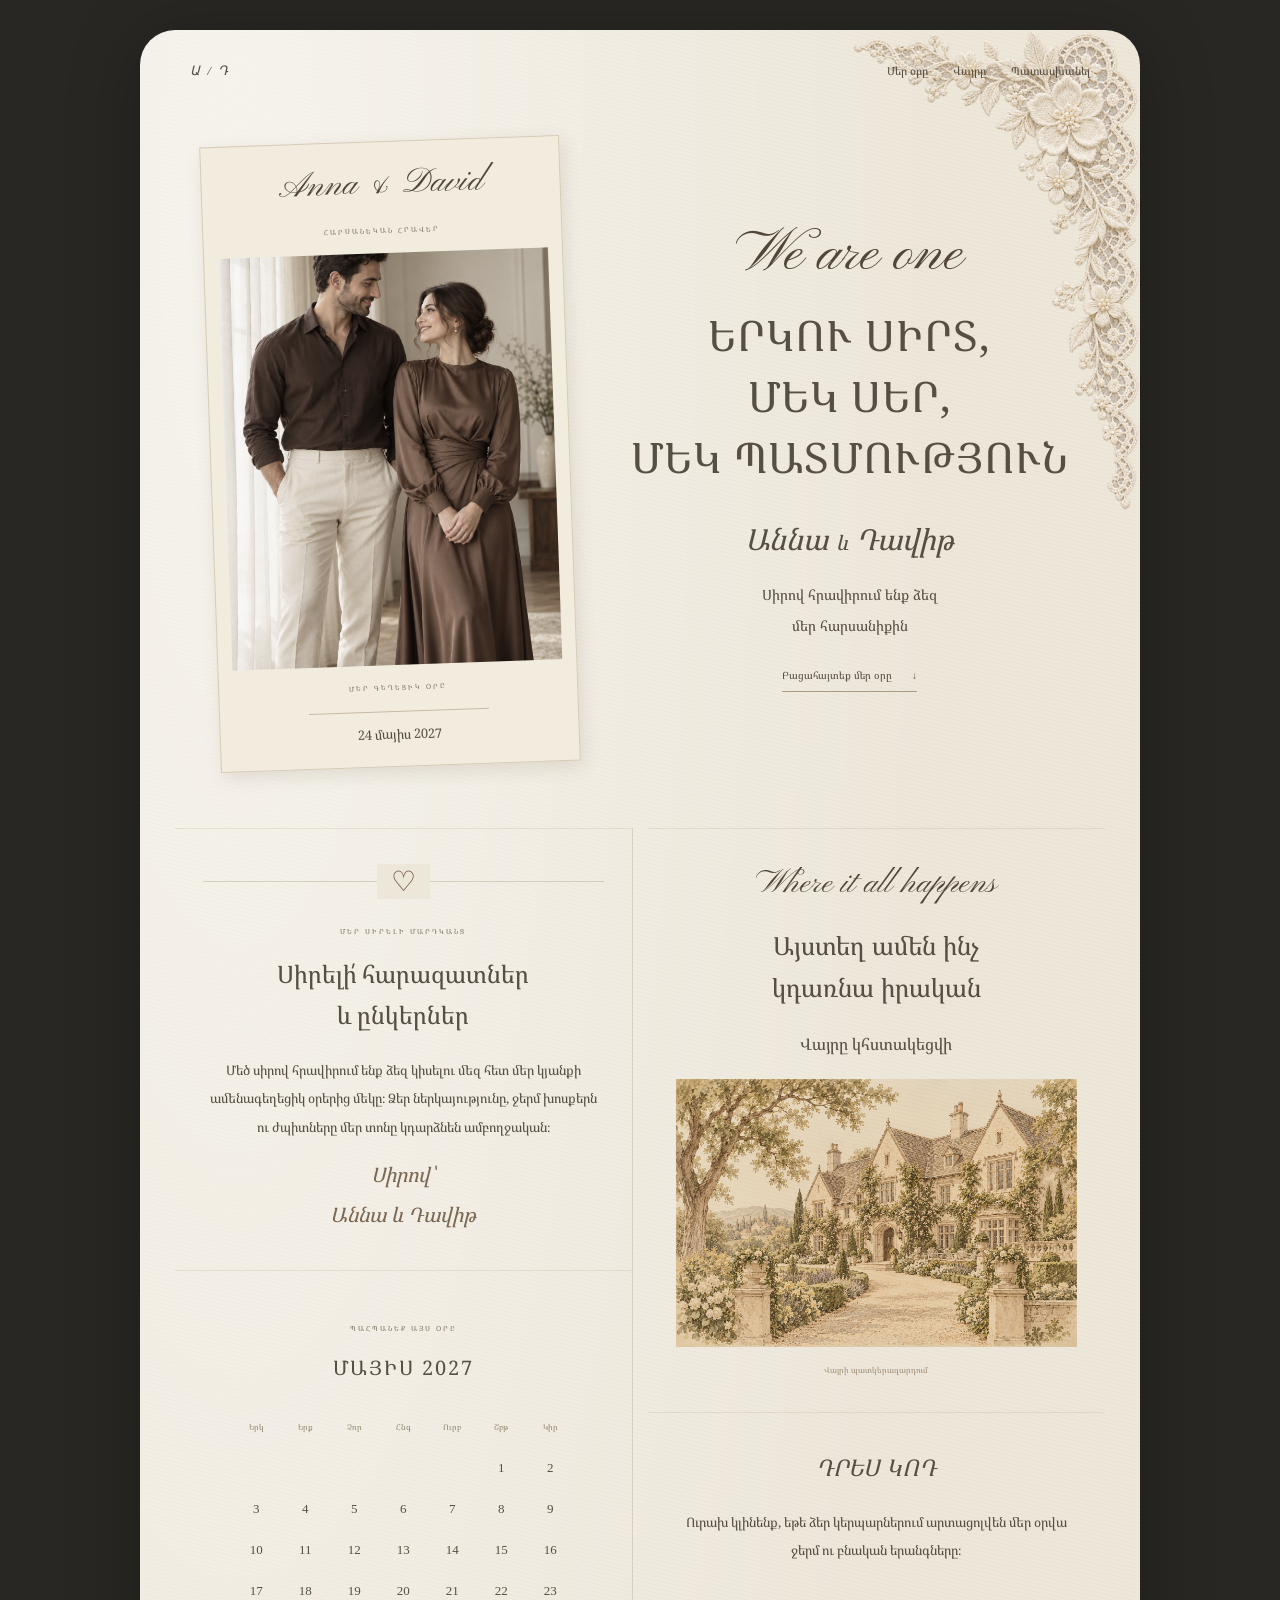
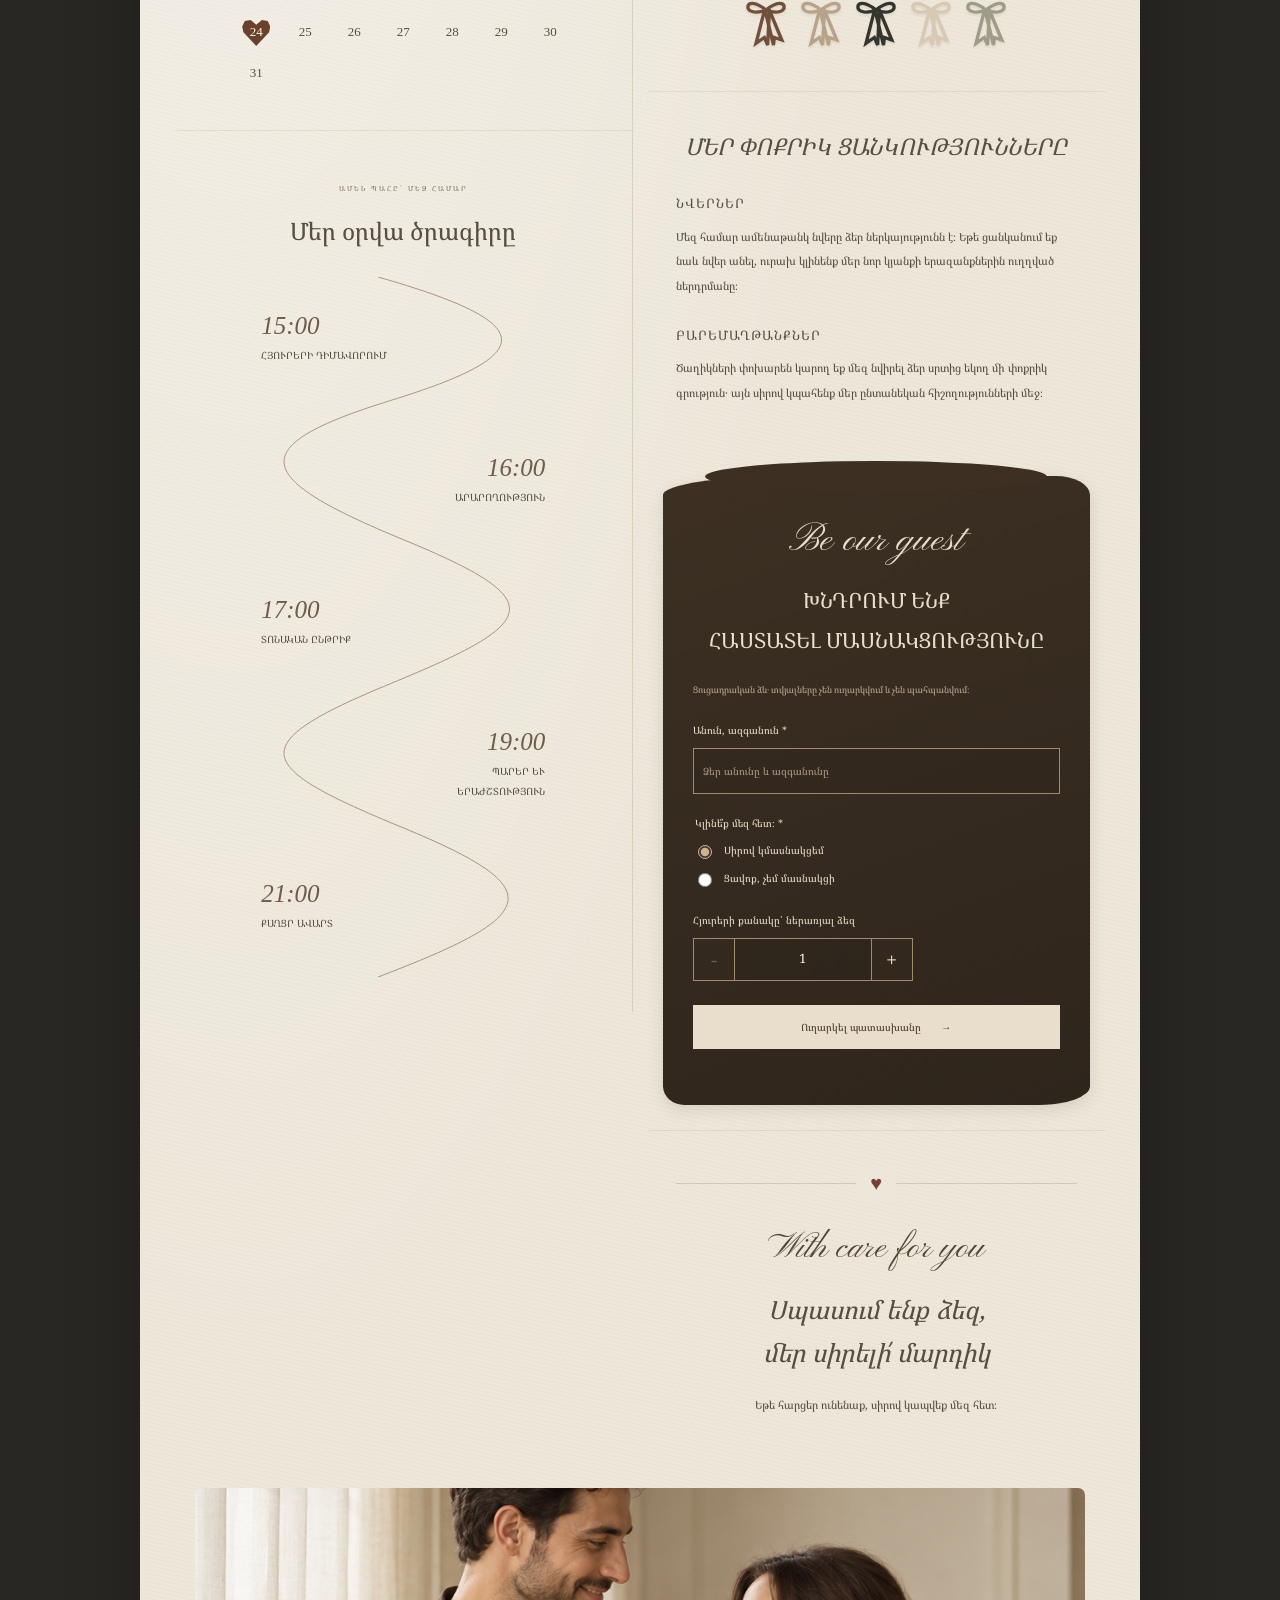
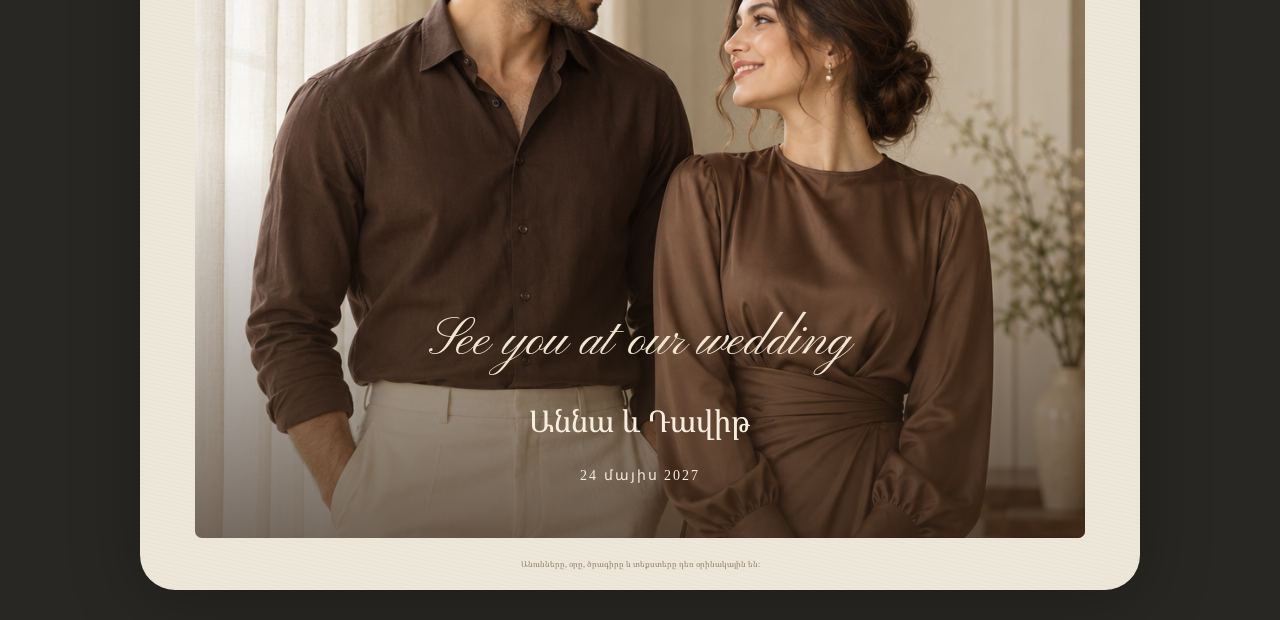
<file: invitations/078/index.html>
<!doctype html><html lang="hy"><head><meta charset="utf-8"><meta name="viewport" content="width=device-width,initial-scale=1"><meta name="theme-color" content="#eee8dc"><meta name="description" content="Փղոսկրի թղթի և շոկոլադագույն երանգներով հարսանեկան հրավիրատոմս"><title>Մեր հարսանիքը · 078</title><link rel="stylesheet" href="style.css?v=078-paper-1"><script src="script.js?v=078-paper-1" defer></script></head><body><main id="invitation"><img class="lace-corner" src="assets/ivory-lace.png" alt="" width="1024" height="1536" decoding="async">
<header class="topbar"><a class="tiny-monogram" href="#home" data-monogram>Ա / Դ</a><nav aria-label="Բաժիններ"><a href="#day">Մեր օրը</a><a href="#venue">Վայրը</a><a href="#rsvp">Պատասխանել</a></nav></header>
<section class="hero" id="home"><div class="portrait-card reveal"><p class="latin-script" lang="en" data-latin-names>Anna & David</p><p class="tiny-label">ՀԱՐՍԱՆԵԿԱՆ ՀՐԱՎԵՐ</p><img src="assets/couple-portrait.png" alt="Զույգի հարսանեկան պատկերազարդում" width="1024" height="1536" fetchpriority="high"><p class="tiny-label">ՄԵՐ ԳԵՂԵՑԻԿ ՕՐԸ</p><p class="card-date" id="portrait-date"></p></div><div class="hero-copy reveal"><p class="latin-script" lang="en">We are one</p><h1>Երկու սիրտ,<br>մեկ սեր,<br>մեկ պատմություն</h1><div class="hero-names"><span data-bride>Աննա</span><em>և</em><span data-groom>Դավիթ</span></div><p class="hero-line">Սիրով հրավիրում ենք ձեզ<br>մեր հարսանիքին</p><a class="text-link" href="#day">Բացահայտեք մեր օրը <span aria-hidden="true">↓</span></a></div></section>
<div class="paper-columns"><div class="left-column"><section class="paper-section letter-section reveal" id="day"><div class="heart-rule" aria-hidden="true"><span>♡</span></div><p class="tiny-label">ՄԵՐ ՍԻՐԵԼԻ ՄԱՐԴԿԱՆՑ</p><h2>Սիրելի՛ հարազատներ<br>և ընկերներ</h2><p id="invite-text"></p><p class="signature">Սիրով՝<br><span data-bride></span> և <span data-groom></span></p></section>
<section class="paper-section calendar-section reveal" aria-labelledby="calendar-title"><p class="tiny-label">ՊԱՀՊԱՆԵՔ ԱՅՍ ՕՐԸ</p><h2 id="calendar-title"></h2><div class="calendar" id="calendar" aria-label="Հարսանիքի ամսվա օրացույց"></div></section>
<section class="paper-section program-section" id="program"><p class="tiny-label reveal">ԱՄԵՆ ՊԱՀԸ՝ ՄԵԶ ՀԱՄԱՐ</p><h2 class="reveal">Մեր օրվա ծրագիրը</h2><div class="program-wrap"><svg class="winding-line" viewBox="0 0 240 680" preserveAspectRatio="none" aria-hidden="true"><path d="M100 0C230 45 230 75 110 120S0 195 120 255 230 335 110 395 0 475 120 535 230 620 100 680"/></svg><ol id="program-items" class="program"></ol></div></section></div>
<div class="right-column"><section class="paper-section venue-section reveal" id="venue"><p class="latin-script" lang="en">Where it all happens</p><h2>Այստեղ ամեն ինչ<br>կդառնա իրական</h2><h3 data-venue>Վայրը կհստակեցվի</h3><p id="venue-address" hidden></p><img class="manor-sketch" src="assets/manor-sketch.png" alt="Գյուղական առանձնատան հարսանեկան նկարազարդում" width="1536" height="1024" decoding="async"><a class="outline-button" id="maps-link" target="_blank" rel="noopener noreferrer" hidden>Բացել քարտեզը <span aria-hidden="true">↗</span></a><p class="art-note">Վայրի պատկերազարդում</p></section>
<section class="paper-section dress-section reveal" id="dresscode"><h2>Դրես կոդ</h2><p>Ուրախ կլինենք, եթե ձեր կերպարներում արտացոլվեն մեր օրվա ջերմ ու բնական երանգները։</p><ul class="ribbon-palette" aria-label="Դրեսկոդի գույները"><li style="--ribbon:#71503b" aria-label="Շոկոլադագույն"><svg viewBox="0 0 60 70" aria-hidden="true"><path d="M30 24C2 1 0 36 30 24c28-23 30 12 0 0M28 25 18 64l10-7 4 9 2-41M34 24l15 36-9-3-1 9-10-41"/></svg></li><li style="--ribbon:#b9a28a" aria-label="Բեժ"><svg viewBox="0 0 60 70" aria-hidden="true"><path d="M30 24C2 1 0 36 30 24c28-23 30 12 0 0M28 25 18 64l10-7 4 9 2-41M34 24l15 36-9-3-1 9-10-41"/></svg></li><li style="--ribbon:#34352e" aria-label="Մուգ ձիթապտղի"><svg viewBox="0 0 60 70" aria-hidden="true"><path d="M30 24C2 1 0 36 30 24c28-23 30 12 0 0M28 25 18 64l10-7 4 9 2-41M34 24l15 36-9-3-1 9-10-41"/></svg></li><li style="--ribbon:#d7c9b4" aria-label="Փղոսկրի"><svg viewBox="0 0 60 70" aria-hidden="true"><path d="M30 24C2 1 0 36 30 24c28-23 30 12 0 0M28 25 18 64l10-7 4 9 2-41M34 24l15 36-9-3-1 9-10-41"/></svg></li><li style="--ribbon:#9e9b88" aria-label="Եղեսպակի"><svg viewBox="0 0 60 70" aria-hidden="true"><path d="M30 24C2 1 0 36 30 24c28-23 30 12 0 0M28 25 18 64l10-7 4 9 2-41M34 24l15 36-9-3-1 9-10-41"/></svg></li></ul></section>
<section class="paper-section wishes-section reveal"><h2>Մեր փոքրիկ ցանկությունները</h2><h3>Նվերներ</h3><p>Մեզ համար ամենաթանկ նվերը ձեր ներկայությունն է։ Եթե ցանկանում եք նաև նվեր անել, ուրախ կլինենք մեր նոր կյանքի երազանքներին ուղղված ներդրմանը։</p><h3>Բարեմաղթանքներ</h3><p>Ծաղիկների փոխարեն կարող եք մեզ նվիրել ձեր սրտից եկող մի փոքրիկ գրություն․ այն սիրով կպահենք մեր ընտանեկան հիշողությունների մեջ։</p></section>
<section class="rsvp-panel reveal" id="rsvp"><p class="latin-script" lang="en">Be our guest</p><h2>Խնդրում ենք<br>հաստատել մասնակցությունը</h2><form id="rsvp-form"><p class="preview-note" id="preview-note">Ցուցադրական ձև․ տվյալները չեն ուղարկվում և չեն պահպանվում։</p><label for="full-name">Անուն, ազգանուն <span aria-hidden="true">*</span></label><input id="full-name" name="fullName" placeholder="Ձեր անունը և ազգանունը" required minlength="3" maxlength="120" autocomplete="name"><fieldset><legend>Կլինե՞ք մեզ հետ։ <span aria-hidden="true">*</span></legend><div class="attendance-options"><label><input type="radio" name="attendance" value="yes" checked required>Սիրով կմասնակցեմ</label><label><input type="radio" name="attendance" value="no">Ցավոք, չեմ մասնակցի</label></div></fieldset><div id="guest-field"><label for="guest-count">Հյուրերի քանակը՝ ներառյալ ձեզ</label><div class="guest-stepper"><button type="button" id="guest-minus" aria-label="Պակասեցնել հյուրերի քանակը">−</button><input id="guest-count" name="guestCount" type="number" min="1" max="10" step="1" value="1" inputmode="numeric" required><button type="button" id="guest-plus" aria-label="Ավելացնել հյուրերի քանակը">+</button></div></div><button id="submit-rsvp" class="send-button" type="submit">Ուղարկել պատասխանը <span aria-hidden="true">→</span></button><p id="form-status" role="status" aria-live="polite" tabindex="-1"></p></form></section>
<section class="paper-section care-section reveal"><div class="heart-rule" aria-hidden="true"><span>♥</span></div><p class="latin-script" lang="en">With care for you</p><h2>Սպասում ենք ձեզ,<br>մեր սիրելի՛ մարդիկ</h2><p>Եթե հարցեր ունենաք, սիրով կապվեք մեզ հետ։</p><a id="contact-link" class="text-link" hidden></a></section></div></div>
<footer class="couple-footer"><img src="assets/couple-portrait.png" alt="Զույգի հարսանեկան պատկերազարդում" width="1024" height="1536" decoding="async"><div class="footer-card reveal"><p class="latin-script" lang="en">See you at our wedding</p><p><span data-bride></span> և <span data-groom></span></p><span id="footer-date"></span></div></footer><p class="data-note">Անունները, օրը, ծրագիրը և տեքստերը դեռ օրինակային են։</p></main><noscript>Հրավիրատոմսի տվյալներն ու ձևը գործարկելու համար միացրեք JavaScript-ը։</noscript></body></html>
</file>
<file: style.css>
:root{color-scheme:dark;--wine:#310c18;--deep:#210a12;--gold:#d5b577;--light:#f4e9d4;--muted:#bba6a5;--border:#cda76b38}*{box-sizing:border-box}html{scroll-behavior:smooth;scroll-padding-top:30px}body{margin:0;background:var(--wine);color:var(--light);font-family:Georgia,'Noto Serif Armenian','Sylfaen',serif;line-height:1.8;background-image:radial-gradient(ellipse at 50% 15%,#69243b66,transparent 60%),repeating-linear-gradient(95deg,#ffffff02 0px,transparent 1px,transparent 4px),repeating-linear-gradient(0deg,#00000009 0,transparent 2px,transparent 5px)}body.intro-active{overflow:hidden}button,input,textarea{font:inherit}button,a{-webkit-tap-highlight-color:transparent}button{cursor:pointer}a{color:inherit;text-decoration:none}button:focus-visible,a:focus-visible,input:focus-visible,textarea:focus-visible{outline:2px solid #f8d795;outline-offset:6px}[hidden]{display:none!important}h1,h2,h3,p{margin-top:0}h1,h2,h3{font-weight:400}h2{font-size:clamp(27px,4.4vw,44px);line-height:1.55}h3{font-size:18px;line-height:1.7}p{font-size:14px}em{font-weight:400;color:var(--gold)}.eyebrow{font:10px/1.8 Arial,sans-serif;letter-spacing:3px;color:var(--gold);margin-bottom:22px}.muted{color:var(--muted)}.tiny{font:9px Arial,sans-serif;letter-spacing:2px;color:#ae8c83}.intro{min-height:100svh;display:grid;place-items:center;position:fixed;inset:0;z-index:30;background:radial-gradient(ellipse at 50% 50%,#63213755,transparent 65%),var(--wine);overflow:auto;transition:opacity .7s}.intro::after{content:'';position:absolute;inset:18px;border:1px solid var(--border);pointer-events:none}.intro-inner{text-align:center;width:100%;padding:55px 24px 30px}.intro h1{font-size:clamp(27px,5vw,43px);margin-bottom:10px}.intro-sub{font-size:12px;color:var(--muted)}.envelope{display:block;position:relative;width:min(440px,90%);aspect-ratio:1.55;margin:85px auto 38px;background:none;border:0;padding:0;perspective:1100px;isolation:isolate;filter:drop-shadow(0 24px 28px #09000390)}.envelope-back{position:absolute;inset:0;background:#55192b;border-radius:5px;border:1px solid #ba775740}.envelope-front{position:absolute;inset:0;z-index:3;background:linear-gradient(155deg,#9b455121,transparent 50%),linear-gradient(20deg,#491324,#792b40);clip-path:polygon(0 0,50% 52%,100% 0,100% 100%,0 100%);border-radius:3px}.envelope-front::after{content:'';position:absolute;inset:0;background:linear-gradient(33deg,transparent 49.7%,#d18d7233 50%,transparent 50.4%),linear-gradient(-33deg,transparent 49.7%,#d18d7233 50%,transparent 50.4%)}.flap{position:absolute;inset:0;z-index:4;background:linear-gradient(170deg,#82374b,#51182b);clip-path:polygon(0 0,100% 0,50% 55%);transform-origin:top;transition:transform .85s .2s,z-index 0s .6s;filter:drop-shadow(0 3px 3px #0005)}.envelope-name{position:absolute;bottom:16%;left:10%;right:10%;z-index:5;color:#d5b577ba;letter-spacing:3px;font-size:12px;pointer-events:none}.seal{position:absolute;z-index:6;left:calc(50% - 34px);top:calc(50% - 29px);width:68px;height:68px;border-radius:44% 49% 43% 47%;background:radial-gradient(ellipse at 32% 24%,#ffe6a1,#d4ac5c 37%,#90602e 68%,#e3bc6d 82%,#926332);box-shadow:0 5px 7px #17040c90,inset 0 0 0 2px #f7d58166,inset 0 0 8px #76471c;display:grid;place-items:center;transition:transform .5s,opacity .5s}.seal-ring{position:absolute;inset:9px;border:1px solid #86572588;border-radius:50%;box-shadow:0 1px #ffe1a6aa}.seal-mark{font-size:32px;font-style:italic;color:#815025;text-shadow:0 1px #f4d99a}.opening .seal{transform:translate(12px,32px) rotate(20deg);opacity:0}.opening .flap{transform:rotateX(180deg);z-index:0}.intro.leaving{opacity:0;pointer-events:none}.open-hint{font-size:11px;color:#d4beb0}.intro-line{display:block;background:var(--gold);opacity:.4;width:30px;height:1px;margin:28px auto}.masthead{display:flex;justify-content:space-between;align-items:center;padding:25px 6%;position:absolute;top:0;width:100%;z-index:2}.wordmark{font-size:25px;letter-spacing:1px;color:var(--gold)}.wordmark span{display:block;font:6px Arial,sans-serif;letter-spacing:2px}.edition{font-size:9px;letter-spacing:2px;color:var(--gold)}.hero{position:relative;text-align:center;padding:132px 20px 45px;overflow:hidden;min-height:100svh}.hero>.eyebrow{font-size:9px;margin:0}.hero-glow{position:absolute;inset:50px 0 0;background:radial-gradient(ellipse at 50% 30%,#c18b4320,transparent 50%);pointer-events:none}.tree{width:240px;height:290px;position:relative;margin:16px auto 4px}.tree-lines{position:absolute;inset:10px 0 0;width:100%;height:100%;filter:drop-shadow(0 0 4px #d8b36b88)}.tree-star{position:absolute;top:6px;left:calc(50% - 13px);font-size:32px;color:#ffe4a6;line-height:1;text-shadow:0 0 20px #ffcb69}.particle{position:absolute;width:var(--size);height:var(--size);background:#f7d993;border-radius:50%;box-shadow:0 0 5px #f3bc6c,0 0 10px #e6ad4b88;animation:twinkle var(--duration) ease-in-out infinite alternate;animation-delay:var(--delay)}.tree-base{position:absolute;bottom:0;left:20%;right:20%;height:5px;border-radius:50%;background:#e5bc6e33;box-shadow:0 0 25px 6px #e4b46722}.script-line{font-size:12px;font-style:italic;color:var(--gold);margin:14px 0}.hero-title{font-size:clamp(34px,6vw,65px);line-height:1.4;margin-bottom:18px}.hero-title span{font-size:.73em;color:var(--gold)}.company{letter-spacing:3px;font-size:13px;margin-bottom:20px}.hero-date{display:flex;justify-content:center;align-items:center;gap:17px;font-size:12px;color:#dac8b7;margin-bottom:27px}.date-dot{font-size:10px;color:var(--gold)}.button{border:1px solid #ead098;background:linear-gradient(110deg,#bc944f,#ecd39a 50%,#c49c58);color:#36101a;display:inline-flex;align-items:center;justify-content:center;gap:23px;padding:16px 23px;font-size:12px;font-weight:bold;line-height:1.7;box-shadow:0 6px 25px #0002;transition:filter .2s,transform .2s}.button:hover{filter:brightness(1.09);transform:translateY(-2px)}.button:disabled{opacity:.6;cursor:wait}.sample-note{font:9px/1.7 Arial,sans-serif;color:#b99c94;margin:17px auto 0;max-width:290px}.scroll-cue{display:block;margin:22px auto 0;color:var(--gold);font-size:24px}.bough{position:absolute;top:170px;width:200px;height:340px;opacity:.3;pointer-events:none;background:repeating-conic-gradient(from 18deg at 0% 50%,transparent 0 12deg,#bd9858 13deg 13.3deg,transparent 14deg 25deg);mask-image:linear-gradient(90deg,#000,transparent)}.bough-left{left:-145px;transform:rotate(-20deg)}.bough-right{right:-145px;transform:scaleX(-1) rotate(-20deg)}.section{padding:70px 24px;text-align:center;position:relative}.section::before{content:'';display:block;position:absolute;top:0;left:calc(50% - 55px);width:110px;height:1px;background:linear-gradient(90deg,transparent,var(--gold),transparent)}.welcome{background:radial-gradient(ellipse at center,#6d283833,transparent 70%)}.prose{max-width:600px;margin:0 auto;font-size:14px;line-height:2.5;color:#d4bfba}.ornament{color:var(--gold);display:flex;align-items:center;justify-content:center;gap:20px;margin:25px auto}.ornament::before,.ornament::after{content:'';width:55px;height:1px;background:linear-gradient(90deg,transparent,var(--gold))}.ornament::after{transform:rotate(180deg)}.closing-line{font-style:italic;color:var(--gold);margin-top:23px}.details{background:#1b070d33}.detail-grid{display:grid;gap:30px;max-width:760px;margin:35px auto 0}.detail-grid>div{display:flex;flex-direction:column;align-items:center;justify-content:center}.detail-number{font-size:65px;line-height:1.2;color:var(--gold)}.detail-grid p,.detail-grid>div>span:not(.detail-number):not(.line-icon){font-size:12px;color:var(--muted);margin:8px 0}.detail-divider{width:70px;height:1px;background:var(--border);margin:auto}.line-icon{color:var(--gold);font-size:40px;line-height:1.4}.detail-grid h3{margin:10px 0 0}.text-link{font-size:11px;border-bottom:1px solid var(--gold);color:var(--gold);margin-top:15px}.timeline{list-style:none;text-align:left;max-width:440px;margin:40px auto 0;padding:0}.timeline li{display:grid;grid-template-columns:58px 1fr;gap:28px;position:relative;padding-bottom:35px}.timeline li::before{content:'';position:absolute;left:73px;top:12px;bottom:-12px;width:1px;background:var(--border)}.timeline li:last-child::before{display:none}.timeline li::after{content:'';position:absolute;left:70px;top:10px;width:7px;height:7px;transform:rotate(45deg);background:var(--gold);box-shadow:0 0 9px #d6b57844}.timeline time{font-size:17px;color:var(--gold);line-height:1.7}.timeline h3{margin:0 0 4px;font-size:15px}.timeline p{font-size:11px;color:var(--muted);margin:0}.swatches{display:flex;justify-content:center;gap:22px;margin:35px auto 0}.swatches i{width:44px;height:44px;display:block;background:var(--swatch);border-radius:50%;border:3px solid var(--wine);outline:1px solid #b38f5c66;box-shadow:inset 0 2px 8px #ffffff16}.swatches .gold-swatch{background:linear-gradient(135deg,#8e622e,#edcd89,#a47a3f)}.swatches span{font-size:10px;color:var(--muted);display:block;margin-top:12px}.countdown-section{background:#1b070d33}.countdown{display:flex;align-items:flex-start;justify-content:center;gap:12px;margin:35px auto 0}.countdown strong{display:block;font-size:clamp(31px,6vw,56px);font-weight:400;line-height:1.2;color:var(--gold);font-variant-numeric:tabular-nums;min-width:43px}.countdown span{font-size:10px;color:var(--muted)}.countdown b{font-size:25px;font-weight:400;color:#b28c5e77;line-height:1.7}.rsvp{max-width:1080px;margin:auto}.rsvp form{text-align:left;max-width:470px;margin:30px auto 0}form label,legend{font-size:11px;color:#decdc0;display:block;margin-bottom:9px}form label>span:not(.optional){color:var(--gold)}.optional{color:var(--muted);font-size:9px}input:not([type=radio]),textarea{width:100%;border:1px solid var(--border);border-radius:0;padding:13px 14px;background:#18080e40;color:var(--light);font-size:13px;margin-bottom:23px;min-height:48px}input::placeholder,textarea::placeholder{color:#a58b87;font-size:11px}textarea{resize:vertical}fieldset{padding:0;border:0;margin:0 0 24px;min-width:0}.attendance-options{display:grid;gap:10px}.attendance-options label{display:flex;align-items:center;border:1px solid var(--border);padding:12px;gap:10px;margin:0}.attendance-options label:has(input:checked){border-color:#d5b57788;background:#b28b4420}.attendance-options input{accent-color:var(--gold);margin:0}.attendance-options label>span{color:var(--light);font-size:11px}.demo-notice{font-size:10px;line-height:1.9;color:var(--gold);border-left:2px solid var(--gold);padding:7px 12px;background:#cfad6820;margin-bottom:26px}form .button{width:100%}#form-status{font-size:12px;margin:17px 0 0;color:var(--gold)}#form-status.error{color:#ffc0b8}footer{text-align:center;padding:35px 24px 75px;background:radial-gradient(ellipse at bottom,#691e3344,transparent 65%)}footer>p{font-size:22px;margin-bottom:12px}footer h2{font-size:16px;color:var(--gold);letter-spacing:2px}.footer-brand{display:inline-block;font-size:19px;color:var(--gold);margin-top:45px}.footer-brand span{display:block;font-size:8px;color:var(--muted);letter-spacing:1px}.music-button{position:fixed;right:16px;bottom:18px;z-index:40;display:flex;align-items:center;gap:9px;border:1px solid #d5b57766;background:#280c17eb;color:var(--gold);border-radius:40px;padding:12px;min-height:46px;box-shadow:0 4px 18px #0003}.music-button svg{width:20px;height:20px;fill:none;stroke:currentColor;stroke-width:1.4}.music-button span{font-size:9px;max-width:110px}.music-button[aria-pressed=true]{box-shadow:0 0 20px #d6b57822}.sr-only{position:absolute;width:1px;height:1px;overflow:hidden;clip-path:inset(50%);white-space:nowrap}.noscript{position:fixed;inset:0;background:var(--wine);z-index:100;display:grid;place-items:center;padding:30px}@keyframes twinkle{from{opacity:.3;transform:scale(.7)}to{opacity:1;transform:scale(1.15)}}@media(min-width:768px){.intro-inner{padding:70px 24px}.envelope{margin-top:100px;margin-bottom:45px}.masthead{padding:30px 6%}.hero{padding-top:130px}.tree{width:290px;height:335px}.hero-title{margin-bottom:22px}.hero-date{font-size:14px}.bough{opacity:.4;width:350px;height:500px}.bough-left{left:-210px}.bough-right{right:-210px}.section{padding:90px 40px}.detail-grid{grid-template-columns:1fr 1px 1fr;gap:45px}.detail-divider{height:110px;width:1px}.swatches{gap:35px}.swatches i{height:56px;width:56px}.countdown{gap:25px}.countdown strong{min-width:75px}.rsvp{display:grid;grid-template-columns:1fr 1.1fr;gap:65px;text-align:left;align-items:start}.rsvp form{margin:0;width:100%}.rsvp-heading{padding-top:35px}.attendance-options{grid-template-columns:1fr 1fr}.music-button{right:28px;bottom:25px}}@media(prefers-reduced-motion:reduce){html{scroll-behavior:auto}*,*::before,*::after{animation:none!important;transition:none!important}}

/* Separate procedural velvet layer; no reference image is used. */
body::before{content:"";position:fixed;inset:0;z-index:-1;background:url("assets/velvet.svg") repeat;opacity:.26;pointer-events:none}.intro{background-image:url("assets/velvet.svg"),radial-gradient(ellipse at 50% 50%,#63213755,transparent 65%);background-color:var(--wine)}.envelope-back,.envelope-front,.flap{background-blend-mode:soft-light;background-image:url("assets/velvet.svg"),linear-gradient(155deg,#7b3041,#370c18)}.seal-mark{width:43px;height:43px;fill:#91612d;stroke:#f4cf87;stroke-width:.7;filter:drop-shadow(0 1px 0 #f5d491)}.hero-title{max-width:700px;margin-left:auto;margin-right:auto;color:var(--gold);font-size:clamp(32px,5vw,60px)}

/* Reference envelope: full portrait on phones, landscape stationery on desktop. */
.intro{background:#100806;min-height:100svh;padding:0;overflow:hidden}
.intro::after{display:none}
.intro-inner{height:100svh;width:100%;padding:0;display:grid;place-items:center}
.envelope{--tip:67%;--seal:clamp(92px,25vw,120px);width:100%;height:100%;max-height:none;aspect-ratio:auto;margin:0;border:0;border-radius:13px;filter:none;perspective:1600px;isolation:isolate;text-align:center;color:#b2935d;box-shadow:0 0 0 1px #b2915b33,inset 0 0 30px #000}
.envelope-back,.envelope-front,.flap{background-image:url('assets/envelope-velvet.png');background-size:440px 440px;background-blend-mode:normal}
.envelope-back{inset:0;border:1px solid #9b5b332e;border-radius:13px;background-color:#210604;box-shadow:inset 0 0 70px #000}
.envelope-front{inset:0;clip-path:polygon(0 0,50% var(--tip),100% 0,100% 100%,0 100%);border-radius:13px;background-image:linear-gradient(0deg,#10030280,#36070515),url('assets/envelope-velvet.png');box-shadow:inset 0 0 50px #0008}
.envelope-front::after{inset:0;background:none;clip-path:polygon(0 100%,50% 43%,100% 100%);background-image:linear-gradient(0deg,#13030233,#5e1e121c),url('assets/envelope-velvet.png');filter:drop-shadow(0 -1px 1px #bc78434d);border-radius:0 0 13px 13px}
.flap{height:var(--tip);inset:0 0 auto;clip-path:polygon(0 0,100% 0,100% 69%,50% 100%,0 69%);border-radius:13px 13px 0 0;background-image:radial-gradient(ellipse at 48% 10%,#521b1122,#0c020170),url('assets/envelope-velvet.png');transform-origin:top;overflow:visible;filter:drop-shadow(0 4px 3px #000);transition:transform 1.05s .2s,z-index 0s .75s;backface-visibility:visible}
.flap::after{content:'';position:absolute;inset:0;border-top:1px solid #c2854b55;border-radius:13px 13px 0 0;box-shadow:inset 1px 0 #a75a2833,inset -1px 0 #a75a2833;pointer-events:none}
.flap-face{position:absolute;inset:0;display:flex;align-items:center;flex-direction:column;padding:clamp(70px,13svh,110px) 20px 0}
.envelope-heading{font-size:10px;line-height:1.65;letter-spacing:1.4px;color:#b89a6c;opacity:.82;font-weight:400}
.envelope-name{position:static;display:block;margin-top:26px;max-width:100%;font-family:'Baskerville','Palatino Linotype',Georgia,serif;font-style:italic;font-size:clamp(25px,7vw,35px);line-height:1.5;letter-spacing:0;color:#b99a65;font-weight:400;text-shadow:0 1px 1px #0008;overflow-wrap:break-word}
.seal{width:var(--seal);height:var(--seal);left:calc(50% - var(--seal)/2);top:calc(var(--tip) - var(--seal)*.48);background:none;border-radius:0;box-shadow:none;display:block;filter:drop-shadow(1px 6px 4px #0009);transition:transform .6s,opacity .6s;pointer-events:none}
.seal img{display:block;width:100%;height:100%;object-fit:contain}
.open-hint{position:absolute;z-index:5;left:12px;right:12px;bottom:9%;margin:0;font-size:11px;letter-spacing:1px;color:#bea06a;font-weight:400;opacity:.85;transition:opacity .3s}
.opening .flap{transform:rotateX(180deg);z-index:0}
.opening .seal{transform:translateY(45px) rotate(16deg) scale(.9);opacity:0}
.opening .open-hint{opacity:0}
body.intro-active .music-button{width:42px;height:42px;min-height:42px;justify-content:center;right:12px;bottom:12px;background:#1c0805aa;border-color:#a5864d55;padding:10px}
body.intro-active .music-button span{display:none}
@media(min-width:700px){
 .intro{padding:32px;background:radial-gradient(ellipse,#30140f,#100806)}
 .intro-inner{height:100%;min-height:0}
 .envelope{--tip:70%;--seal:100px;width:min(100%,1000px);height:auto;aspect-ratio:1.58;border-radius:9px;box-shadow:0 35px 90px #0009,0 0 0 1px #865b3a55}
 .flap{clip-path:polygon(0 0,100% 0,50% 100%);border-radius:9px 9px 0 0;background-image:linear-gradient(155deg,#8a3a1b18,#0005),url('assets/envelope-velvet.png')}
 .flap-face{padding-top:35px}
 .envelope-heading{font-size:10px;letter-spacing:1px}
 .envelope-name{font-size:34px;margin-top:18px}
 .open-hint{bottom:8%;font-size:12px}
 .envelope-front::after{clip-path:polygon(0 100%,50% 20%,100% 100%)}
}
@media(min-width:700px) and (max-height:650px){.envelope{width:min(90vw,calc((100svh - 70px)*1.58))}.flap-face{padding-top:20px}.envelope-name{margin-top:10px;font-size:27px}}
@media(prefers-reduced-motion:reduce){.opening .flap{transform:rotateX(180deg)}}
.flap-seam{position:absolute;inset:0;width:100%;height:100%;fill:none;pointer-events:none}
.flap-seam path{vector-effect:non-scaling-stroke}
.seam-shadow{stroke:#080100;stroke-width:9;filter:blur(3px)}
.seam-light{stroke:#9e5638;stroke-opacity:.55;stroke-width:1}
.seam-landscape{display:none}
@media(min-width:700px){.seam-portrait{display:none}.seam-landscape{display:block}}
/* Fine photographic velvet remains separate from the folds. */
.envelope-back,.envelope-front,.flap,.envelope-front::after{background-size:cover}
.envelope-front{background-image:linear-gradient(0deg,#08010170,#36070515),url('assets/envelope-velvet.png')}
.flap{background-image:radial-gradient(ellipse at 48% 10%,#521b1115,#0c020145),url('assets/envelope-velvet.png')}
.tree{width:min(330px,88vw);height:420px;margin:0 auto 4px;position:relative;isolation:isolate}
#tree-lights{display:block;width:100%;height:100%;object-fit:contain;filter:drop-shadow(0 0 12px #f1bc4414)}
@media(min-width:768px){.tree{width:350px;height:455px;margin-top:8px}.hero{padding-top:125px}}
.envelope-back{background-image:linear-gradient(#1000005c,#1000005c),url('assets/envelope-velvet.png')}
.envelope-front{background-image:linear-gradient(0deg,#08010199,#16010055),url('assets/envelope-velvet.png')}
.envelope-front::after{background-image:linear-gradient(0deg,#10010166,#21060344),url('assets/envelope-velvet.png')}
.flap{background-image:radial-gradient(ellipse at 48% 10%,#220a0355,#08000088),url('assets/envelope-velvet.png')}
@media(max-width:699px){.music-button{width:44px;height:44px;min-height:44px;padding:11px;justify-content:center}.music-button span{display:none}}

/* The cover unfolds around the page; there is no removable inner card. */
.intro{transition:opacity 1.5s ease,background-color 2s ease 1.2s;background-image:none}
.envelope{transform-style:preserve-3d;transition:transform 3.8s cubic-bezier(.25,.1,.25,1)}
.envelope-back{transition:opacity 2s ease 1.3s}
.envelope-side{position:absolute;inset:0;z-index:2;background-size:cover;background-image:linear-gradient(120deg,#0008,#6f311827 47%,#000b),url('assets/envelope-velvet.png');backface-visibility:hidden;transition:transform 2.5s cubic-bezier(.25,.1,.25,1) .65s,opacity 1.5s ease 1.9s;pointer-events:none}
.envelope-side-left{clip-path:polygon(0 0,56% 67%,0 100%);transform-origin:left center;box-shadow:inset 2px 0 3px #a3653a70}
.envelope-side-right{clip-path:polygon(100% 0,44% 67%,100% 100%);transform-origin:right center;background-image:linear-gradient(240deg,#0008,#6f311827 47%,#000b),url('assets/envelope-velvet.png');box-shadow:inset -2px 0 3px #a3653a70}
.envelope-front{clip-path:polygon(0 100%,50% 43%,100% 100%);transform-origin:center bottom;z-index:3;backface-visibility:hidden;transition:transform 2.5s cubic-bezier(.25,.1,.25,1) 1.55s,opacity 1.5s ease 2.5s}
.envelope-front::after{display:none}
.lower-seams{position:absolute;inset:0;width:100%;height:100%;fill:none;stroke:#b9784d;stroke-opacity:.4;stroke-width:1;filter:drop-shadow(0 -3px 4px #000)}
.lower-seams path{vector-effect:non-scaling-stroke}
.flap{z-index:4;transition:transform 2.8s cubic-bezier(.22,.61,.36,1) .5s,opacity 1.5s ease 2.3s;backface-visibility:hidden;transform-origin:center top}
.seam-shadow{stroke:#050100;stroke-width:16;filter:blur(5px)}
.seam-light{stroke:#cb8a57;stroke-opacity:.6;stroke-width:1.1}
.seal{transition:transform 1.2s ease,opacity 1s ease;filter:drop-shadow(2px 8px 5px #000b)}
.opening .seal{transform:translateY(12px) scale(1.035);opacity:0}
.opening .flap{transform:rotateX(165deg);z-index:4;opacity:0}
.opening .envelope-side-left{transform:rotateY(-105deg);opacity:0}
.opening .envelope-side-right{transform:rotateY(105deg);opacity:0}
.opening .envelope-front{transform:rotateX(-105deg);opacity:0}
.opening .envelope-back{opacity:0}
.intro.opening{background-color:transparent;background-image:none}
.intro.opening .envelope{box-shadow:none}
.intro.leaving{opacity:0;pointer-events:none}
@media(min-width:700px){
 .envelope-side-left{clip-path:polygon(0 0,56% 70%,0 100%)}
 .envelope-side-right{clip-path:polygon(100% 0,44% 70%,100% 100%)}
 .envelope-front{clip-path:polygon(0 100%,50% 43%,100% 100%)}
}
@media(prefers-reduced-motion:reduce){.envelope,.envelope-side,.flap,.envelope-front,.seal,.intro,.envelope-back{transition:none!important}}
.envelope-side-left{background-image:linear-gradient(120deg,#000b,#17060377 47%,#000c),url('assets/envelope-velvet.png')}
.envelope-side-right{background-image:linear-gradient(240deg,#000b,#17060377 47%,#000c),url('assets/envelope-velvet.png')}

/* Warm oxblood velvet and separate cast shadows outside the clipped folds. */
.envelope-back,.envelope-side,.envelope-front,.flap{
 background-color:#310c07;
 background-blend-mode:normal,luminosity;
}
.envelope-back{background-image:linear-gradient(#16040066,#10020188),url('assets/envelope-velvet.png')}
.flap{background-image:radial-gradient(ellipse at 48% 12%,#300704a8,#100100bb),url('assets/envelope-velvet.png')}
.envelope-front{background-image:linear-gradient(0deg,#170302aa,#30090499),url('assets/envelope-velvet.png')}
.envelope-side-left{background-image:linear-gradient(120deg,#090100bb,#300803aa 47%,#050000e8),url('assets/envelope-velvet.png')}
.envelope-side-right{background-image:linear-gradient(240deg,#090100bb,#300803aa 47%,#050000e8),url('assets/envelope-velvet.png')}
.fold-shadow{position:absolute;inset:0;pointer-events:none;backface-visibility:hidden;display:block}
.fold-shadow svg{position:absolute;inset:0;width:100%;height:100%;overflow:visible;fill:#080100;filter:blur(10px)}
.fold-shadow-top{z-index:3;transform-origin:center top;transition:transform 2.8s cubic-bezier(.22,.61,.36,1) .5s,opacity 1.5s ease 2.3s}
.fold-shadow-top svg{transform:translateY(10px);opacity:.95}
.fold-shadow-bottom{z-index:2;transform-origin:center bottom;transition:transform 2.5s cubic-bezier(.25,.1,.25,1) 1.55s,opacity 1.5s ease 2.5s}
.fold-shadow-bottom svg{transform:translateY(-7px);opacity:.85}
.fold-shadow .shadow-landscape{display:none}
.opening .fold-shadow-top{transform:rotateX(165deg);opacity:0}
.opening .fold-shadow-bottom{transform:rotateX(-105deg);opacity:0}
.lower-seams{stroke:#ad7453;stroke-opacity:.42}
.seam-light{stroke:#b77d56;stroke-opacity:.5}
@media(min-width:700px){.fold-shadow .shadow-portrait{display:none}.fold-shadow .shadow-landscape{display:block}}
@media(prefers-reduced-motion:reduce){.fold-shadow{transition:none!important}}

/* Visible light follows the actual pointer, above the hero decoration. */
.pointer-light{position:fixed;top:0;left:0;width:0;height:0;z-index:20;pointer-events:none;opacity:0;transition:opacity .25s ease,transform .12s ease-out;will-change:transform}
.pointer-light.is-visible{opacity:1}
.pointer-light::before{content:'';position:absolute;left:-45px;top:-45px;width:90px;height:90px;border-radius:50%;background:radial-gradient(circle,#fffbe9 0 2%,#ffeab9cc 4%,#ffc45b99 10%,#f0a12d33 30%,#eaa12b0d 52%,transparent 70%);filter:drop-shadow(0 0 7px #ffc968)}
.pointer-light::after{content:'';position:absolute;left:-12px;top:-17px;width:24px;height:34px;background:#fff2c2;clip-path:polygon(50% 0,57% 42%,100% 50%,57% 57%,50% 100%,43% 57%,0 50%,43% 42%);filter:drop-shadow(0 0 4px #ffe8a0)}
@media(prefers-reduced-motion:reduce){.pointer-light{transition:none}}

/* Hide the visual scrollbar without blocking wheel, touch, or keyboard scrolling. */
html,body{scrollbar-width:none;-ms-overflow-style:none}
html::-webkit-scrollbar,body::-webkit-scrollbar{display:none;width:0;height:0}

.hero{padding-top:55px}
.new-year-greeting{max-width:1000px;margin:0 auto 25px;padding:0 8px;font-size:clamp(29px,4.5vw,54px);font-weight:400;line-height:1.6;color:#e5c37d;text-wrap:balance;text-shadow:0 2px 18px #d8a84d20}
@media(min-width:768px){.hero{padding-top:60px}.new-year-greeting{margin-top:0;margin-bottom:30px}}

/* An actual month grid with the event date nested inside a golden fir tree. */
.calendar-section{background:radial-gradient(ellipse at center,#6b2a332b,transparent 75%)}
.event-calendar{max-width:510px;margin:26px auto 0}
.event-calendar table{width:100%;table-layout:fixed;border-collapse:collapse;color:#deccc1;font-variant-numeric:tabular-nums}
.event-calendar caption{color:var(--gold);font-size:22px;letter-spacing:1px;margin-bottom:25px}
.event-calendar th{height:35px;font-weight:400;font-size:11px;color:#bda487}
.event-calendar abbr{text-decoration:none}
.event-calendar td{height:57px;position:relative;text-align:center;font-size:18px;font-weight:400}
.event-calendar time{position:relative;z-index:1;display:inline-grid;place-items:center;min-width:26px;height:30px}
.event-calendar .event-day time{color:#2e0b14;font-weight:bold;top:6px}
.calendar-tree{width:52px;height:60px;position:absolute;left:50%;top:50%;transform:translate(-50%,-50%);filter:drop-shadow(0 0 9px #d5a04d33)}
.calendar-note{font-size:11px;color:var(--muted);margin:30px auto 0;line-height:2;max-width:440px}
.calendar-key{display:inline-block;width:5px;height:5px;background:var(--gold);transform:rotate(45deg);margin-right:6px;margin-left:5px;vertical-align:middle}
@media(min-width:768px){.event-calendar td{height:70px;font-size:21px}.event-calendar th{font-size:12px}.calendar-tree{width:60px;height:69px}.event-calendar caption{font-size:26px}}

/* Full-bleed artwork created specifically for the invitation text section. */
.welcome{
 min-height:620px;
 display:flex;
 flex-direction:column;
 align-items:center;
 justify-content:center;
 background-color:transparent;
 background-image:none;
 isolation:isolate;
 background-size:cover;
 background-position:center;
 background-repeat:no-repeat;
 text-shadow:0 2px 12px #100005aa;
}
.welcome>.eyebrow{margin-bottom:22px}
.welcome>h2{margin-bottom:0}
.welcome>.ornament{flex-shrink:0}
.welcome .prose{color:#f0e3d7;max-width:640px}
.welcome .closing-line{margin-bottom:0;color:#e4c47f}
@media(min-width:768px){.welcome{min-height:680px;padding-top:85px;padding-bottom:85px}}
@media(max-width:767px){
 :is(.welcome,.festive-edges)::after{background-image:url('assets/welcome-background-mobile.png')}
}

/* Venue photo and event details, with an antique gold capsule map link. */
.venue-card{max-width:960px;margin:35px auto 0;display:grid;border:1px solid #d5b57744;background:#1c080f66;text-align:center;box-shadow:0 18px 50px #12030844}
.venue-information{padding:32px 20px 38px;display:flex;flex-direction:column;align-items:center;justify-content:center}
.venue-information>.eyebrow{font-size:9px;margin-bottom:12px}
.venue-information h3{font-size:clamp(26px,3vw,36px);color:var(--gold);margin:0 0 10px}
.venue-information>p:not(.eyebrow){font-size:12px;color:var(--muted);margin-bottom:25px}
.venue-date{display:flex;align-items:center;justify-content:center;gap:19px;padding:15px 20px;border:1px solid #d5b57744;border-radius:28px;background:linear-gradient(120deg,#9f53642b,#be718233);width:100%;max-width:360px;margin-bottom:28px}
.venue-date .detail-number{font-size:49px;padding-right:17px;border-right:1px solid #d5b57744}
.venue-date>div{font-size:12px;text-align:left;line-height:1.8}
.venue-date p{margin:7px 0 0;font-size:12px;color:var(--gold)}
.map-button{display:inline-flex;align-items:center;justify-content:center;gap:16px;min-height:47px;width:min(100%,320px);padding:11px 20px;border:1px solid #e6cf8e;border-radius:50px;color:#3b2112;font-size:12px;line-height:1.6;background:linear-gradient(90deg,#97662c,#f0d989 8%,#fff6cf 16%,#d8b55a 38%,#f8e9ae 70%,#fff6d1 88%,#ba8e3d);box-shadow:inset 0 0 0 2px #fff3be77,inset 0 -3px 6px #8f592c66,0 4px 15px #14050b55;transition:filter .2s,transform .2s}
.map-button:hover{filter:brightness(1.1);transform:translateY(-2px)}
.map-button span{font-family:Arial,sans-serif}
@media(min-width:768px){.venue-card{grid-template-columns:1fr}.venue-information{padding:45px 30px}}

/* A luminous serpentine ribbon replaces the straight program rule. */
.flow-timeline{position:relative;width:min(100%,660px);margin:40px auto 0;isolation:isolate}
.timeline-art{position:absolute;inset:0;width:100%;height:100%;overflow:visible;pointer-events:none;z-index:-1}
.timeline-track{fill:none;stroke:#c99c4e;stroke-opacity:.12;stroke-width:1;vector-effect:non-scaling-stroke}
.timeline-draw{fill:none;stroke-linecap:round;vector-effect:non-scaling-stroke}
.timeline-glow{stroke:#ffbe45;stroke-width:5;filter:blur(4px);opacity:.8}
.timeline-core{stroke:#f8daa0;stroke-width:1.5;filter:drop-shadow(0 0 3px #edb749)}
.timeline-spark{fill:#ffe7a8;filter:drop-shadow(0 0 3px #ffd270);animation:ribbon-spark 2.8s ease-in-out infinite alternate}
.timeline-tip-halo{fill:#ffd16a;opacity:.4;filter:blur(6px)}
.flow-timeline .timeline{max-width:none;margin:0;list-style:none;padding:0}
.flow-timeline .timeline li{height:185px;padding:20px 0;display:flex;flex-direction:column;align-items:center;justify-content:center;gap:5px;text-align:center;position:relative}
.flow-timeline .timeline li::before,.flow-timeline .timeline li::after{display:none}
.flow-timeline .timeline time{font-size:28px;color:#dcb774;font-style:italic;line-height:1.4}
.flow-timeline .timeline li>div{width:70%;max-width:340px}
.flow-timeline .timeline h3{font-size:16px;line-height:1.8;margin-bottom:8px}
.flow-timeline .timeline p{font-size:11px;line-height:1.8;color:#bba6a5}
.flow-timeline .timeline .is-reached time{color:#ffe1a0;text-shadow:0 0 18px #e9b95b66}
@keyframes ribbon-spark{from{opacity:.35}to{opacity:1}}
@media(min-width:768px){.flow-timeline .timeline li{height:205px}.flow-timeline .timeline time{font-size:34px}.flow-timeline .timeline h3{font-size:19px}.flow-timeline .timeline p{font-size:12px}}
@media(prefers-reduced-motion:reduce){.timeline-spark{animation:none;opacity:.8}}

/* Only the artwork edges are visible; the middle exposes the original page velvet. */
:is(.welcome,.festive-edges)::after{
 content:'';position:absolute;inset:0;z-index:-1;pointer-events:none;
 background-image:url('assets/welcome-background.png');
 background-size:cover;background-position:center;background-repeat:no-repeat;
 -webkit-mask-image:linear-gradient(90deg,#000 0%,#000 15%,transparent 35%,transparent 65%,#000 85%,#000 100%);
 mask-image:linear-gradient(90deg,#000 0%,#000 15%,transparent 35%,transparent 65%,#000 85%,#000 100%);
}
@media(max-width:767px){
 :is(.welcome,.festive-edges)::after{background-image:url('assets/welcome-background-mobile.png');
 -webkit-mask-image:linear-gradient(90deg,#000 0%,#000 5%,transparent 24%,transparent 76%,#000 95%,#000 100%);
 mask-image:linear-gradient(90deg,#000 0%,#000 5%,transparent 24%,transparent 76%,#000 95%,#000 100%)}
}

/* Three tactile fabric swatches inside a restrained gold stationery frame. */
.dress{padding:65px 16px;background:radial-gradient(ellipse at center,#6b263b33,transparent 70%)}
.dress-panel{position:relative;max-width:940px;margin:0 auto;padding:48px 17px 35px;border:1px solid #d5b57740;background:radial-gradient(ellipse at 50% 45%,#722a3e22,transparent 65%),linear-gradient(120deg,#1c071122,#15050b55);box-shadow:inset 0 0 0 6px #310c1822,0 22px 70px #13030a22;isolation:isolate}
.dress-panel::before{content:'';position:absolute;inset:7px;border:1px solid #d5b57713;pointer-events:none;z-index:-1}
.dress-corner{position:absolute;width:24px;height:24px;border-color:#d2ad6b;border-style:solid;pointer-events:none}
.dress-corner-top{left:-1px;top:-1px;border-width:1px 0 0 1px}
.dress-corner-bottom{right:-1px;bottom:-1px;border-width:0 1px 1px 0}
.dress-panel>.eyebrow{font-size:10px;letter-spacing:4px;margin-bottom:16px}
.dress-panel h2{font-size:clamp(27px,4vw,43px);line-height:1.6;margin-bottom:0;text-wrap:balance}
.dress-panel h2 em{display:block;color:#e1bf7e}
.dress-panel>.ornament{margin:22px auto}
.dress-description{font-size:12px;line-height:2.1;color:#cbb6ae;max-width:530px;margin:0 auto}
.dress-palette{list-style:none;padding:0;margin:38px auto 28px;display:grid;grid-template-columns:repeat(3,minmax(0,1fr));gap:12px;max-width:540px;align-items:start}
.dress-palette li{display:flex;flex-direction:column;align-items:center;min-width:0}
.fabric-swatch{position:relative;display:block;width:clamp(62px,17vw,104px);aspect-ratio:1;border-radius:50%;border:4px solid #2e0e1a;outline:1px solid #b78d4b99;box-shadow:0 8px 20px #10020766,inset 0 2px 8px #fff2;transition:transform .4s ease,box-shadow .4s ease}
.fabric-swatch::after{content:'';position:absolute;inset:-8px;border:1px solid #d8b57320;border-radius:50%;pointer-events:none}
.fabric-burgundy{background:radial-gradient(ellipse at 30% 20%,#c0697855,transparent 55%),linear-gradient(125deg,#360614,#8b2946 30%,#59102b 52%,#932f4b 70%,#330a19)}
.fabric-gold{background:linear-gradient(130deg,#78501f,#d8b26a 20%,#fff0b8 36%,#bd8e42 52%,#f0d58d 72%,#946b2e);box-shadow:0 8px 30px #d2a64e22,inset 0 2px 8px #fff6}
.fabric-black{background:radial-gradient(ellipse at 30% 20%,#ffffff12,transparent 60%),linear-gradient(125deg,#050507,#2d292d 30%,#0a090d 52%,#29252b 72%,#050508)}
.fabric-name{font-size:14px;color:#e5c78e;line-height:1.8;margin-top:21px}
.fabric-caption{font-size:9px;line-height:1.7;color:#ad9490;max-width:100px;margin-top:5px;text-wrap:balance}
.dress-footnote{font-size:10px;color:#bda68f;line-height:1.9;margin:0 auto;max-width:400px}
@media(hover:hover){.dress-palette li:hover .fabric-swatch{transform:translateY(-5px);box-shadow:0 12px 26px #d3ad4c22}}
@media(min-width:768px){.dress{padding:85px 35px}.dress-panel{padding:60px 55px 45px}.dress-palette{margin-top:45px;margin-bottom:35px;gap:55px}.fabric-swatch{width:112px}.dress-description{font-size:14px}.fabric-name{font-size:18px;margin-top:25px}.fabric-caption{font-size:10px;max-width:140px}.dress-palette li:nth-child(2){transform:translateY(-8px)}.dress-panel h2 em{display:inline}.dress-footnote{font-size:12px}}

/* The closing gift vignette echoes the gold and velvet invitation palette. */
.gifts{padding-bottom:30px;background:radial-gradient(ellipse at 50% 55%,#ad78451a,transparent 62%)}
.gifts h2{color:#e2c17d;margin-bottom:5px;text-wrap:balance}
.gift-art{width:min(100%,440px);margin:5px auto 0;position:relative;isolation:isolate}
.gift-art::before{content:'';position:absolute;left:15%;right:15%;bottom:10%;height:13%;border-radius:50%;background:#07020855;filter:blur(16px);z-index:-1}
.gift-art img{display:block;width:100%;height:auto;filter:drop-shadow(0 12px 20px #15040b44)}
.gifts>.ornament{margin-top:0;margin-bottom:0}
@media(min-width:768px){.gifts{padding-top:75px}.gift-art{width:470px}}

/* Icon-only audio control at every viewport, with state mirrored by aria-pressed. */
.music-button,body.intro-active .music-button{width:46px;height:46px;min-height:46px;border-radius:50%;padding:12px;justify-content:center;gap:0}
.music-button .music-play{display:block;fill:currentColor;stroke:none}
.music-button .music-pause{display:none;stroke-width:3;stroke-linecap:round}
.music-button[aria-pressed=true] .music-play{display:none}
.music-button[aria-pressed=true] .music-pause{display:block}

/* Venue and dress code share the welcome section's transparent festive edges. */
.festive-edges{isolation:isolate;background:transparent;text-shadow:0 2px 12px #10000566}
.dress.festive-edges .dress-panel{background:transparent;border:0;box-shadow:none}
.dress.festive-edges .dress-panel::before,.dress.festive-edges .dress-corner{display:none}
.details.festive-edges .venue-card{background:transparent;border:0;box-shadow:none;max-width:900px}
@media(min-width:768px){.details.festive-edges{padding-left:12%;padding-right:12%}.dress.festive-edges{padding-top:65px;padding-bottom:65px}}

.details.festive-edges .venue-card{max-width:560px;grid-template-columns:1fr}
</file>
<file: invitations/067/style.css>
@font-face{font-family:InvitationArmenian;src:url('assets/NotoSerifArmenian.ttf') format('truetype');font-weight:100 900;font-display:swap}
:root{color-scheme:dark;--black:#050504;--gold:#d1ad64;--pale:#f8e5b3;--text:#e9e5da;--muted:#aaa797;--line:#b6954e44}
*{box-sizing:border-box}html{scroll-behavior:smooth;scroll-padding-top:35px;scrollbar-width:none}body{margin:0;background:var(--black);color:var(--text);font:14px/1.9 InvitationArmenian,Georgia,serif;scrollbar-width:none}body::-webkit-scrollbar{display:none}.cover-active{overflow:hidden}[hidden]{display:none!important}button,input,textarea{font:inherit}button{cursor:pointer}a,button{-webkit-tap-highlight-color:transparent}a{color:inherit;text-decoration:none}button:focus-visible,a:focus-visible,input:focus-visible,textarea:focus-visible{outline:2px solid #f8d98c;outline-offset:5px}h1,h2,h3,p{margin-top:0}h1,h2,h3{font-weight:400}h2{font-size:clamp(26px,4.5vw,40px);line-height:1.8;color:#d7b76f;text-wrap:balance;margin-bottom:18px}p{font-size:13px}.eyebrow{font-size:9px;line-height:2;letter-spacing:1.5px;color:#b99956;margin-bottom:16px}.gold-dust{position:fixed;inset:0;width:100%;height:100%;z-index:35;pointer-events:none;user-select:none}
/* Black-gold entrance: a real paper envelope with independent year, band and seal/bow. */
.entry-cover{position:fixed;inset:0;z-index:30;background:#030302;overflow:auto;transition:opacity 1.1s ease}
.entry-inner{position:relative;min-height:100svh;display:flex;flex-direction:column;align-items:center;justify-content:center;padding:120px 18px 60px;gap:28px}
.entry-greeting{font-size:clamp(28px,7.5vw,42px);font-style:italic;line-height:1.8;text-align:center;text-wrap:balance;color:#f1e8ae;max-width:530px;margin:0;text-shadow:0 0 7px #ffdb6977,0 0 27px #caa22866;animation:greeting-glow 4s ease-in-out infinite alternate}
.entry-envelope{display:block;position:relative;isolation:isolate;perspective:1300px;width:min(88vw,420px);aspect-ratio:1.62;background:none;border:0;padding:0;filter:drop-shadow(0 10px 15px #0008)}
.paper{position:absolute;inset:0;background-color:#f2eddd;background-image:linear-gradient(#fff7, #fff7),url('assets/white-paper.png');background-size:100% 100%,420px 420px;background-repeat:no-repeat,repeat}
.envelope-back{z-index:0;border:1px solid #c6b995;border-radius:2px;transition:opacity 1.8s ease 1s}
.envelope-left{z-index:1;clip-path:polygon(0 0,55% 67%,0 100%);transform-origin:left;backface-visibility:hidden;transition:transform 2.1s ease .85s,opacity 1.5s ease 1.3s;background-image:linear-gradient(130deg,#fff8,#d9cda844),url('assets/white-paper.png')}
.envelope-right{z-index:1;clip-path:polygon(100% 0,45% 67%,100% 100%);transform-origin:right;backface-visibility:hidden;transition:transform 2.1s ease .85s,opacity 1.5s ease 1.3s;background-image:linear-gradient(230deg,#fff8,#d9cda844),url('assets/white-paper.png')}
.envelope-front{z-index:2;clip-path:polygon(0 100%,50% 28%,100% 100%);transform-origin:bottom;backface-visibility:hidden;transition:transform 2.1s ease .95s,opacity 1.5s ease 1.4s}
.envelope-shadow{position:absolute;inset:0;z-index:3;transform-origin:top;pointer-events:none;transition:transform 2.4s cubic-bezier(.22,.61,.36,1) .6s,opacity 1.5s ease 1.3s}
.envelope-shadow svg{width:100%;height:100%;fill:#74634033;filter:blur(3px);transform:translateY(3px)}
.envelope-flap{z-index:4;clip-path:polygon(0 0,100% 0,50% 68%);transform-origin:top;backface-visibility:hidden;transition:transform 2.4s cubic-bezier(.22,.61,.36,1) .6s,opacity 1.5s ease 1.3s;background-image:linear-gradient(170deg,#fffc,#ebdec366),url('assets/white-paper.png')}
.entry-year{position:absolute;z-index:5;top:3%;left:0;right:0;text-align:center;font:italic clamp(72px,21vw,118px)/1.1 Georgia,serif;letter-spacing:-3px;color:#d4b05e;background:linear-gradient(120deg,#7f5722,#f3df9f 20%,#b58a3d 34%,#fff1be 55%,#a7782f 77%,#e5c47a);background-clip:text;-webkit-background-clip:text;-webkit-text-fill-color:transparent;-webkit-text-stroke:.6px #a77c31;filter:drop-shadow(0 2px 1px #8a6b3966);transition:opacity .6s ease,transform 1s ease}
.envelope-ribbon{position:absolute;z-index:6;left:0;right:0;top:61%;height:8%;background:linear-gradient(0deg,#a77a22,#e3bf5d 20%,#fff1b3 48%,#c89c3e 78%,#ebd08a);border-block:1px solid #b89440;box-shadow:0 2px 3px #71562122;transition:transform 1.5s ease .2s,opacity 1s ease .3s}
.envelope-bow{position:absolute;z-index:7;left:25%;top:47%;width:50%;height:65%;filter:drop-shadow(0 3px 2px #6e501b33);transition:opacity .8s ease,transform 1.1s ease;pointer-events:none}.envelope-bow img{display:block;width:100%;height:100%;object-fit:contain}
.tap-caption{font-size:12px;letter-spacing:1px;color:#e3dfd4;line-height:1.9;margin:0;text-align:center;transition:opacity .5s ease}
.opening .entry-year{opacity:0;transform:translateY(-4px)}.opening .envelope-bow{opacity:0;transform:translateY(12px) rotate(6deg)}.opening .envelope-ribbon{opacity:0;transform:translateX(-110%)}.opening .envelope-flap,.opening .envelope-shadow{opacity:0;transform:rotateX(165deg)}.opening .envelope-left{opacity:0;transform:rotateY(-110deg)}.opening .envelope-right{opacity:0;transform:rotateY(110deg)}.opening .envelope-front{opacity:0;transform:rotateX(-120deg)}.opening .envelope-back,.opening .tap-caption,.opening .entry-greeting{opacity:0}.entry-cover.leaving{opacity:0;pointer-events:none}
@keyframes greeting-glow{from{text-shadow:0 0 7px #ffdb6966,0 0 25px #caa22844}to{text-shadow:0 0 10px #fff0ad99,0 0 32px #caa22888}}
/* The page follows the black/gold reference without painting the screenshot as a background. */
#invitation{position:relative;z-index:2;overflow:hidden;background:radial-gradient(ellipse at 80% 5%,#85631c0d,transparent 35%),#050504}
.site-header{position:absolute;top:0;left:0;right:0;z-index:8;display:flex;align-items:center;justify-content:space-between;gap:20px;padding:23px 23px}
.brand{display:flex;align-items:center;gap:10px;max-width:240px;color:#e6c57a;font-size:10px;line-height:1.5}.brand svg{width:31px;height:35px;fill:none;stroke:#d4b267;stroke-width:1.2;flex-shrink:0}.brand span{max-width:150px;overflow-wrap:anywhere}
.nav-toggle{display:flex;flex-direction:column;align-items:center;justify-content:center;gap:5px;width:44px;height:44px;padding:9px;border:1px solid #af8d4755;background:#080705aa;border-radius:4px}.nav-toggle>span{display:block;width:19px;height:1px;background:#e7c47b}
#site-nav{position:absolute;top:80px;right:22px;display:flex;flex-direction:column;align-items:stretch;min-width:190px;background:#0d0c08f5;border:1px solid #b6954e55;border-radius:5px;padding:12px 16px;box-shadow:0 10px 30px #0008}#site-nav a{font-size:11px;line-height:2.1;padding:8px 4px;color:#d9d2c0}#site-nav a:hover{color:#f3d48b}
.hero{position:relative;padding:125px 23px 0;isolation:isolate;overflow:hidden}.hero-grid{max-width:1120px;margin:0 auto}.hero-copy{max-width:560px;margin:0 auto;text-align:center}.hero .eyebrow{font-size:8px;letter-spacing:1.2px;margin-bottom:12px}
h1{font-size:clamp(42px,11vw,74px);line-height:1.45;margin:0 auto 20px;text-shadow:0 2px 12px #80612122}h1>span,h1>em{display:block;color:#d8b974;background:linear-gradient(110deg,#b58430,#f3dba0 35%,#b68b3d 60%,#f0dca5);background-clip:text;-webkit-background-clip:text;-webkit-text-fill-color:transparent;font-style:normal;font-weight:400}h1>em{font-style:italic;font-size:.9em;line-height:1.6}
.hero-intro{font-size:12px;line-height:2;color:#e2dfd4;margin-bottom:28px}.event-facts{list-style:none;display:flex;flex-direction:column;gap:12px;text-align:left;max-width:330px;margin:0 auto 25px;padding:0}.event-facts li{display:flex;align-items:center;gap:12px;min-width:0;font-size:12px;color:#d8d5ca;line-height:1.8}.event-facts svg{width:22px;height:22px;fill:none;stroke:#d5b46a;stroke-width:1.3;flex-shrink:0}.event-facts span{overflow-wrap:anywhere}
.countdown{display:grid;grid-template-columns:repeat(4,minmax(0,1fr));gap:9px;max-width:390px;margin:0 auto 22px}.countdown>div{padding:13px 3px 10px;min-width:0;border:1px solid #b6954e66;border-radius:7px;background:linear-gradient(130deg,#16140e88,#090907aa);box-shadow:inset 0 1px #ecd39411}.countdown strong{display:block;font:29px/1.25 Georgia,serif;font-weight:400;font-variant-numeric:tabular-nums;color:#e4c27b}.countdown span{display:block;font-size:9px;line-height:1.8;color:#a8a18c;margin-top:3px}#countdown-message{font-size:13px;line-height:2;color:#d9b974;margin:20px auto}
.gold-button{display:inline-flex;align-items:center;justify-content:center;gap:22px;min-height:47px;max-width:100%;padding:12px 23px;border:1px solid #e7c77e;border-radius:40px;background:linear-gradient(110deg,#c49b4d,#f1d797 30%,#d6ad60 65%,#edce8b);color:#3d2d11;font-size:11px;font-weight:500;line-height:1.9;box-shadow:inset 0 1px #fff6cf66,0 4px 15px #a07a1e11;transition:transform .2s,filter .2s}.gold-button>span{font-family:Arial,sans-serif}.gold-button:hover{transform:translateY(-2px);filter:brightness(1.08)}.gold-button:disabled{opacity:.6;cursor:wait}.hero-cta{width:min(100%,365px)}
.hero-picture{position:relative;margin:20px -23px 0}.hero-picture img{display:block;width:100%;height:auto;max-width:850px;margin:0 auto;mask-image:linear-gradient(180deg,transparent,#000 14%,#000 88%,transparent);-webkit-mask-image:linear-gradient(180deg,transparent,#000 14%,#000 88%,transparent)}.edge-ribbon{position:absolute;z-index:-1;right:-38px;top:175px;width:82px;height:390px;object-fit:contain;opacity:.9;pointer-events:none}
.section{position:relative;text-align:center;padding:65px 24px;isolation:isolate}.section::before{content:'';position:absolute;top:0;left:calc(50% - 60px);width:120px;height:1px;background:linear-gradient(90deg,transparent,#c5a15b66,transparent)}.section>div,.section>p,.section>h2{max-width:900px;margin-left:auto;margin-right:auto}.fine-rule{display:block;width:65px;height:1px;background:linear-gradient(90deg,transparent,#bfa05f,transparent);margin:20px auto 25px}.prose{max-width:670px;margin:0 auto;color:#c8c6b9;font-size:13px;line-height:2.5}.features{display:grid;grid-template-columns:repeat(3,minmax(0,1fr));max-width:650px!important;margin:38px auto 0;gap:0}.features>div{padding:4px 10px;border-right:1px solid #b5964b44}.features>div:last-child{border-right:0}.features svg{display:block;fill:none;stroke:#c8a555;stroke-width:1.2;width:36px;height:39px;margin:0 auto 16px}.features h3{font-size:11px;line-height:2;color:#e0d9c6;margin-bottom:7px}.features p{font-size:8px;line-height:1.9;color:#a6a08c;margin:0;text-wrap:balance}
.program-section{padding-top:60px}.program{list-style:none;max-width:550px;margin:35px auto 0;padding:0;text-align:left}.program li{position:relative;display:grid;grid-template-columns:66px minmax(0,1fr);gap:26px;padding-bottom:30px}.program li::before{content:'';position:absolute;left:78px;top:13px;bottom:-13px;width:1px;background:linear-gradient(#d2ae64aa,#d2ae6455)}.program li:last-child::before{display:none}.program li::after{content:'';position:absolute;left:75px;top:11px;width:7px;height:7px;border:1px solid #d7b46b;border-radius:50%;background:#11100a}.program li:first-child::after{background:#efd090;box-shadow:0 0 7px #d5ad5844}.program time{font:23px/1.6 Georgia,serif;color:#d1ad62}.program h3{font-size:14px;color:#ddd8c8;line-height:1.9;margin:0 0 7px}.program p{font-size:11px;line-height:1.9;color:#96917e;margin:0}
.venue-section{background:radial-gradient(ellipse at 100% 70%,#b1842920,transparent 60%)}.venue-section h3{font-size:28px;line-height:1.8;color:#e2c37d;margin-bottom:12px}.venue-section p:not(.eyebrow){font-size:12px;color:#aaa48f;line-height:2}.venue-photo{max-width:950px;margin:27px auto;overflow:hidden;border-radius:8px;border:1px solid #a07b3d44}.venue-photo img{display:block;width:100%;max-height:450px;object-fit:cover}.venue-section .gold-button{margin-top:20px}
.rsvp-intro{font-size:13px;line-height:2;color:#bdb6a0;margin-bottom:28px}.rsvp-section form{width:100%;max-width:480px;margin:0 auto;text-align:left}.preview-note{font-size:10px;line-height:1.9;color:#a99b79;margin-bottom:23px}.rsvp-section label,.rsvp-section legend{display:block;font-size:12px;line-height:1.8;color:#cfc6ad;margin-bottom:9px}.rsvp-section input:not([type=radio]),.rsvp-section textarea{display:block;width:100%;min-height:47px;border:1px solid #b6954e55;border-radius:4px;background:#15120a88;color:#f1e7cb;font-size:13px;line-height:1.8;padding:12px 13px;margin:0 0 23px}.rsvp-section textarea{resize:vertical}.rsvp-section input::placeholder,.rsvp-section textarea::placeholder{font-size:11px;color:#877e65}.rsvp-section fieldset{border:0;padding:0;min-width:0;margin:0 0 24px}.attendance-options{display:grid;gap:10px}.rsvp-section .attendance-options label{display:flex;align-items:center;gap:9px;margin:0;padding:12px 11px;border:1px solid #b6954e44;border-radius:4px;font-size:11px}.attendance-options input{width:15px;height:15px;flex-shrink:0;margin:0;accent-color:#d1ad64}.attendance-options label:has(input:checked){background:#b6954e18;border-color:#c4a15f99}.optional{font-size:10px;color:#8c8268}#submit-rsvp{width:100%}#form-status{font-size:12px;line-height:1.9;margin:16px 0 0;color:#dfc38b}#form-status.error{color:#eeb6a3}.thank-section{padding-bottom:75px}.thank-section h2{font-style:italic;font-size:clamp(25px,4.8vw,39px)}.footer-note{font-size:11px;color:#8f8772;line-height:2}
.js-reveal .reveal{opacity:0;transform:translate3d(0,26px,0);transition:opacity .85s ease,transform 1.05s cubic-bezier(.22,.61,.36,1);transition-delay:var(--delay,0ms)}.js-reveal .reveal.is-visible,.js-reveal .reveal:focus-within{opacity:1;transform:translate3d(0,0,0)}.noscript{position:fixed;inset:0;z-index:100;display:grid;place-items:center;padding:30px;background:#050504;color:#ecd59c}
@media(min-width:768px){.site-header{padding:30px 6%}.brand{font-size:12px;max-width:270px}.brand svg{width:36px;height:40px}.nav-toggle{display:none}#site-nav{position:static;flex-direction:row;align-items:center;gap:25px;min-width:0;padding:0;border:0;background:none;box-shadow:none}#site-nav a{font-size:11px;padding:10px 0}.hero{padding:150px 55px 0}.hero .eyebrow{font-size:10px}.hero-intro{font-size:14px}.event-facts li{font-size:14px}.countdown strong{font-size:34px}.countdown span{font-size:10px}.section{padding:85px 55px}.prose{font-size:15px}.features{margin-top:45px}.features h3{font-size:15px}.features p{font-size:10px}.features svg{width:43px;height:46px}.program time{font-size:27px}.program h3{font-size:17px}.program p{font-size:12px}.edge-ribbon{right:-30px;top:200px;width:130px;height:520px}.attendance-options{grid-template-columns:1fr 1fr}.entry-inner{gap:35px}.tap-caption{font-size:14px}.entry-year{font-size:118px}}
@media(min-width:1100px){.hero-grid{display:grid;grid-template-columns:1fr 1.12fr;align-items:center;gap:0}.hero-copy{text-align:left;margin-left:0;position:relative;z-index:2;width:100%}.hero .eyebrow{text-align:left}.event-facts{margin-left:0;max-width:400px}.countdown{margin-left:0}.hero-cta{margin-left:0}.hero-picture{margin:0 -90px 0 -35px}.hero-picture img{max-width:none;width:100%}.hero{padding-top:145px;min-height:800px;display:flex;align-items:center}.hero-grid{width:100%;margin-top:20px}.edge-ribbon{right:0;top:80px;height:440px}.hero h1{font-size:72px}.hero h1>em{font-size:.86em}}
@media(max-height:600px) and (min-width:700px){.entry-inner{padding:50px 20px 30px;gap:15px}.entry-greeting{font-size:30px}.entry-envelope{width:330px}.entry-year{font-size:92px}.tap-caption{font-size:11px}}
@media(prefers-reduced-motion:reduce){html{scroll-behavior:auto}*,*::before,*::after{animation:none!important;transition:none!important}.js-reveal .reveal{opacity:1;transform:none}}

.button-arrow{width:14px;height:14px;fill:none;stroke:currentColor;stroke-width:1.4;stroke-linecap:round;flex-shrink:0}
.entry-inner{animation:entry-arrival 1.1s cubic-bezier(.22,.61,.36,1) both}
@keyframes entry-arrival{from{opacity:0;transform:translateY(15px)}to{opacity:1;transform:translateY(0)}}
@media(prefers-reduced-motion:reduce){.entry-inner{animation:none}}

/* Full-scene hero: all typography and controls overlay the festive photograph. */
.hero{min-height:100svh;display:flex;align-items:center;padding:115px 23px 135px;background:#030302}
.hero-background{position:absolute;inset:0;z-index:-2;display:block;pointer-events:none}
.hero-background img{display:block;width:100%;height:100%;object-fit:cover;object-position:left center}
.hero::before{content:'';position:absolute;inset:0;z-index:-1;background:linear-gradient(180deg,#00000022,#0000000d 45%,#00000018);pointer-events:none}
.hero-grid{display:block;width:100%;max-width:720px;margin:0 auto}
.hero-copy{position:relative;z-index:1;width:100%;max-width:520px;margin:0 auto;text-align:center}
.hero .eyebrow{text-align:center}
.hero h1{font-size:clamp(42px,9.5vw,70px);margin-bottom:17px;text-align:center}
.hero h1>em{font-size:.9em}
.hero-intro{margin-bottom:24px;text-shadow:0 1px 8px #000}
.event-facts{max-width:340px;margin:0 auto 22px;padding:12px 16px;border:1px solid #b9964a44;border-radius:8px;background:#070704aa;box-shadow:0 6px 25px #0003;gap:9px}
.countdown{max-width:410px;margin:0 auto 22px}
.countdown>div{background:linear-gradient(130deg,#16140ed9,#090907e6)}
.hero-cta{margin:0 auto}
.site-header{background:linear-gradient(#03030266,transparent)}
@media(min-width:768px){.hero{padding:125px 55px 145px}.hero-copy{max-width:590px}.event-facts{max-width:370px;padding:15px 20px}.hero-cta{width:min(100%,390px)}}
@media(min-width:1100px){.hero{min-height:100svh;padding-top:130px}.hero-grid{display:block;max-width:760px;margin:0 auto}.hero-copy{margin:0 auto;text-align:center}.hero .eyebrow{text-align:center}.hero h1{font-size:70px}.event-facts,.countdown,.hero-cta{margin-left:auto;margin-right:auto}.hero-background img{object-position:left center}}

/* An immersive lower-page interlude, independent of the existing hero. */
.celebration-scene{position:relative;isolation:isolate;overflow:hidden;width:100%;max-width:1440px;margin:0 auto;min-height:650px;aspect-ratio:2/3;background:#050504}
.celebration-art{display:block;position:absolute;inset:0;z-index:-2}.celebration-art img{display:block;width:100%;height:100%;object-fit:cover;object-position:center}
.celebration-scene::before{content:'';position:absolute;inset:0;z-index:-1;background:linear-gradient(180deg,#050504 0%,#05050422 15%,transparent 37%,transparent 75%,#050504 100%)}
.celebration-caption{position:relative;text-align:center;padding:95px 26px 0;width:min(100%,650px);margin:auto;text-shadow:0 2px 18px #000}
.celebration-caption h2{font-size:clamp(26px,5vw,46px);line-height:1.9;color:#f0d39b;text-wrap:balance}.celebration-caption>p:last-child{color:#e5c387;font-size:15px;letter-spacing:3px}.celebration-caption .fine-rule{width:100px}
@media(min-width:768px){.celebration-scene{aspect-ratio:4/3;min-height:800px}.celebration-art img{object-position:center 60%}.celebration-caption{padding-top:100px}}

/* Editorial dress-code strip with four matching fashion cards. */
.dresscode-section{max-width:1250px;margin:auto;border-block:1px solid #ae843c55;background:linear-gradient(110deg,#0d0b07,#050504);padding-block:40px}.dresscode-section::before{display:none}.dresscode-copy{text-align:left}.dresscode-copy .eyebrow::before{content:'';display:inline-block;width:24px;height:1px;vertical-align:middle;background:#c9a35d;margin-right:10px}.dresscode-copy .eyebrow{margin-bottom:5px}.dresscode-copy h2{font-family:Georgia,serif;font-size:38px;line-height:1.2;margin-bottom:14px}.dresscode-copy p:not(.eyebrow){font-size:12px;line-height:2;color:#d0cabd;max-width:390px}.dresscode-copy .dresscode-palette{color:#a89268!important;font-size:10px!important}.dresscode-gallery{display:grid;grid-template-columns:repeat(2,minmax(0,1fr));gap:20px 12px;margin-top:25px}.dresscode-gallery figure{margin:0;min-width:0}.dresscode-photo{width:100%;aspect-ratio:3/4;border:1px solid #a7834566;border-radius:5px;background-color:#070705;background-image:url('assets/black-tie-collection.png');background-size:400% 100%;background-repeat:no-repeat}.look-tux{background-position:0% center}.look-gown{background-position:33.333% center}.look-shoe{background-position:66.666% center}.look-clutch{background-position:100% center}.dresscode-gallery figcaption{padding-top:9px;font-size:10px;line-height:1.8;text-align:center}.dresscode-gallery strong{display:block;color:#dfbd76;font-weight:400}.dresscode-gallery figcaption span{display:block;color:#a7a194;font-size:9px}
.venue-section{max-width:1250px;margin:auto;text-align:left;overflow:hidden;background:radial-gradient(ellipse at right,#9b74201f,transparent 65%)}.venue-section>div{margin-left:0}.venue-section h2{font-size:19px;margin-bottom:12px}.venue-section h3{font-size:clamp(30px,5vw,45px)}.venue-section .venue-photo{max-width:none;margin:25px -24px 0;border:0;border-radius:0;clip-path:polygon(0 12%,100% 0,100% 88%,0 100%)}.venue-photo img{min-height:230px;max-height:430px}.venue-section .gold-button{background:#171208;border-color:#a58447;color:#e9c980;box-shadow:0 4px 25px #0008}
@media(min-width:768px){.dresscode-gallery{grid-template-columns:repeat(4,minmax(0,1fr));gap:15px}.dresscode-photo{aspect-ratio:3/4}.venue-section .venue-photo{margin-inline:-55px}}
@media(min-width:1100px){.dresscode-section{display:grid;grid-template-columns:280px minmax(0,1fr);align-items:center;gap:35px;padding:35px}.dresscode-copy{width:100%}.dresscode-gallery{margin-top:0}.dresscode-gallery figcaption{font-size:11px}.dresscode-gallery figcaption span{font-size:10px}}

/* Compact, manually controlled memories strip. */
.moments-section{max-width:1250px;margin:0 auto;padding:27px 16px 30px;border-block:1px solid #b18a4244;background:linear-gradient(180deg,#0d0b07,#050504)}.moments-heading{padding-left:31px;margin-bottom:12px}.moments-heading h2{font-size:17px;line-height:1.8;margin:0 0 3px;color:#e3bf76}.moments-heading p{font-size:9px;line-height:1.8;color:#9d9179;margin:0}.moments-carousel{display:grid;grid-template-columns:24px minmax(0,1fr) 24px;align-items:center;gap:8px}.moments-track{display:flex;gap:10px;overflow-x:auto;overscroll-behavior-inline:contain;scroll-snap-type:x mandatory;scrollbar-width:none;padding:3px}.moments-track::-webkit-scrollbar{display:none}.moments-track:focus-visible{outline:1px solid #e4bf77;outline-offset:2px}.moments-track figure{margin:0;flex:0 0 160px;scroll-snap-align:start;overflow:hidden;border:1px solid #b18b4a66;border-radius:5px;background:#100d07}.moment-image{width:100%;aspect-ratio:1/1.05;background-image:url('assets/moments-collection.png');background-size:500% 100%;background-repeat:no-repeat}.moment-table{background-position:0% center}.moment-toast{background-position:25% center}.moment-tree{background-position:50% center}.moment-hall{background-position:75% center}.moment-dinner{background-position:100% center}.moments-arrow{display:grid;place-items:center;width:24px;height:30px;padding:4px;border:1px solid #af8b4d88;border-radius:50%;background:#080704;color:#e3c17e}.moments-arrow svg{width:14px;height:14px;fill:none;stroke:currentColor;stroke-width:1.5}.moments-arrow:hover{background:#b18b4a22}.moments-arrow:disabled{opacity:.3;cursor:default}
@media(min-width:768px){.moments-section{padding:28px 24px}.moments-track figure{flex-basis:230px}.moments-heading{padding-left:34px}.moments-heading h2{font-size:19px}.moments-carousel{gap:10px}}

/* Photo-led venue with a compact overlay location card. */
.venue-banner{position:relative;isolation:isolate;max-width:1250px;min-height:430px;margin:25px auto 45px;padding:36px 20px 22px;display:flex;flex-direction:column;justify-content:flex-end;align-items:center;overflow:hidden;background:#0c0905}.venue-banner-art{position:absolute;inset:0;z-index:-2}.venue-banner-art img{display:block;width:100%;height:100%;object-fit:cover;object-position:center}.venue-banner::before{content:'';position:absolute;inset:0;z-index:-1;background:linear-gradient(180deg,#050504c9,transparent 27%,#0001 55%,#050504a8)}.venue-banner .venue-heading{position:absolute;top:22px;left:25px;font-size:14px;color:#efd49f;margin:0;text-shadow:0 2px 8px #000}.venue-location-card{display:flex;gap:15px;align-items:flex-start;width:min(100%,440px);padding:20px 22px;border:1px solid #e6d0a93d;border-radius:14px;background:#29251fe0;backdrop-filter:blur(12px);-webkit-backdrop-filter:blur(12px);box-shadow:0 10px 35px #0005}.venue-pin{width:29px;height:35px;flex-shrink:0;fill:#f2eadc;stroke:#f2eadc;stroke-width:.5;margin-top:2px}.venue-pin circle{fill:#494238;stroke:none}.venue-location-copy{min-width:0}.venue-banner h3{font-size:20px;color:#fff4e2;line-height:1.6;margin:0 0 5px}.venue-banner #venue-address{font-size:11px;line-height:1.9;color:#e1d7c5;margin:0 0 10px;overflow-wrap:anywhere}.venue-banner .gold-button{margin-top:9px;min-height:38px;padding:8px 15px;background:#0c0a07c9;color:#f0dfbd;border-color:#b9a17c55;font-size:10px;gap:15px}.venue-art-note{font-size:8px;color:#e4d6bdab;margin:9px 0 0;text-shadow:0 1px 5px #000;line-height:1.6}
@media(min-width:768px){.venue-banner{min-height:580px;padding-bottom:32px;border-radius:6px}.venue-banner .venue-heading{top:30px;left:40px;font-size:17px}.venue-location-card{padding:23px 28px;width:460px}.venue-banner h3{font-size:24px}.venue-banner #venue-address{font-size:12px}}

/* Dress code retains only the two outfit cards. */
.dresscode-gallery{grid-template-columns:repeat(2,minmax(0,1fr));max-width:580px;width:100%;margin-inline:auto}
@media(min-width:1100px){.dresscode-section{grid-template-columns:280px minmax(0,580px);justify-content:center}.dresscode-gallery{grid-template-columns:repeat(2,minmax(0,1fr))}}

/* Persistent icon-only audio control, independent of entry/scroll animations. */
.invitation-music-toggle{position:fixed;right:16px;bottom:max(16px,env(safe-area-inset-bottom));z-index:80;display:grid;place-items:center;width:46px;height:46px;padding:11px;border:1px solid #e5c47d88;border-radius:50%;background:#171207;color:#e5c47d;box-shadow:0 4px 18px #0003;cursor:pointer}.invitation-music-toggle svg{grid-area:1/1;width:22px;height:22px}.music-play-icon{fill:currentColor;stroke:none}.music-pause-icon{display:none;fill:none;stroke:currentColor;stroke-width:2.5;stroke-linecap:round}.invitation-music-toggle[aria-pressed="true"] .music-play-icon{display:none}.invitation-music-toggle[aria-pressed="true"] .music-pause-icon{display:block}.invitation-music-toggle:disabled{opacity:.45;cursor:default}.invitation-music-toggle:focus-visible{outline:2px solid #e5c47d;outline-offset:4px}.audio-status-sr{position:absolute;width:1px;height:1px;margin:-1px;padding:0;overflow:hidden;clip-path:inset(50%);white-space:nowrap;border:0}
</file>
<file: invitations/069/style.css>
@font-face{font-family:Pinyon;src:url('assets/PinyonScript-Regular.ttf') format('truetype');font-display:swap}
:root{color-scheme:light;--cream:#e6e6d8;--ink:#4c4d3e;--gold:#8c7c58;--sage:#888d73}
*{box-sizing:border-box}html,body{margin:0;min-height:100%;scrollbar-width:none}body{background:var(--cream);color:var(--ink);font-family:Georgia,'Sylfaen',serif}body::-webkit-scrollbar{display:none}button{font:inherit;color:inherit;cursor:pointer;-webkit-tap-highlight-color:transparent}button:focus-visible{outline:2px solid #625d36;outline-offset:8px}[hidden]{display:none!important}
.winter-scene{min-height:100svh;position:relative;isolation:isolate;display:grid;place-items:center;padding:45px 18px;background-color:var(--cream);background-image:linear-gradient(#ecebdf22,#e8e8db33),url('assets/winter-forest.png');background-size:cover;background-position:center}
.winter-scene::before{content:'';position:absolute;inset:0;z-index:-1;background:linear-gradient(180deg,#ecebdf33,transparent 55%,#e9e8dd22);pointer-events:none}
.invitation-cover{width:min(100%,570px);text-align:center;transition:opacity 1.2s ease,transform 1.6s ease}
.invitation-from{font-family:Georgia,serif;font-size:11px;line-height:1.18;font-weight:400;margin:0 0 18px;color:#555746}
.hosts{font-family:Pinyon,Georgia,serif;font-weight:400;font-size:clamp(42px,10vw,67px);line-height:1.1;margin:0 0 15px;color:var(--gold);text-shadow:0 1px 0 #f9f7ec77;overflow-wrap:anywhere}
.envelope{display:block;position:relative;width:min(100%,440px);aspect-ratio:1.54;margin:12px auto 0;border:0;padding:0;background:none;border-radius:2px;perspective:1300px;isolation:isolate;filter:drop-shadow(0 5px 4px #30332066);transition:filter 1.4s ease}
.paper{position:absolute;inset:0;background-color:var(--sage);background-image:url('assets/sage-paper.svg');background-size:250px 250px}
.envelope-back{border:1px solid #515741;border-radius:2px;box-shadow:inset 0 0 28px #323c1d33;transition:opacity 1.7s ease .9s}
.envelope-pocket{z-index:2;clip-path:polygon(0 100%,50% 28%,100% 100%);background-color:#91967c;box-shadow:inset 0 -1px #4f573f;transform-origin:center bottom;transition:transform 2.1s ease 1s,opacity 1.2s ease 1.3s}
.fold{z-index:1;backface-visibility:hidden;transition:transform 2.1s ease .7s,opacity 1.2s ease 1.2s}
.fold-left{clip-path:polygon(0 0,55% 59%,0 100%);transform-origin:left;background-color:#92967e;background-image:linear-gradient(135deg,#b5b99c33,#2b361e15),url('assets/sage-paper.svg')}
.fold-right{clip-path:polygon(100% 0,45% 59%,100% 100%);transform-origin:right;background-color:#969b82;background-image:linear-gradient(225deg,#b9bea133,#2b361e15),url('assets/sage-paper.svg')}
.flap{z-index:4;height:67%;clip-path:polygon(0 0,100% 0,98% 15%,50% 96%,2% 15%);transform-origin:center top;background-color:#91967b;background-image:linear-gradient(170deg,#cad0af22,#38432b22),url('assets/sage-paper.svg');backface-visibility:hidden;transition:transform 2.4s cubic-bezier(.22,.61,.36,1) .4s,opacity 1.2s ease 1.5s}
.flap svg{position:absolute;inset:0;width:100%;height:100%;fill:none;stroke:#d0d1b566;stroke-width:1}
.flap-shadow{position:absolute;inset:0;z-index:3;transform-origin:top;transition:transform 2.4s cubic-bezier(.22,.61,.36,1) .4s,opacity 1.2s ease 1.5s}
.flap-shadow svg{width:100%;height:100%;fill:#222b16bb;filter:blur(4px);transform:translateY(4px)}
.seal-decoration{position:absolute;z-index:5;width:45%;height:64%;left:27.5%;top:35%;pointer-events:none;filter:drop-shadow(0 3px 3px #20281a66);transition:opacity .8s ease,transform 1s ease}
.seal-decoration img{display:block;width:100%;height:100%;object-fit:contain}
.open-caption{font-size:12px;color:#424734;line-height:1.6;margin:20px 0 0;transition:opacity .6s ease}
.opening .seal-decoration{opacity:0;transform:translateY(12px) scale(1.02)}
.opening .flap,.opening .flap-shadow{transform:rotateX(165deg);opacity:0}
.opening .fold-left{transform:rotateY(-100deg);opacity:0}
.opening .fold-right{transform:rotateY(100deg);opacity:0}
.opening .envelope-pocket{transform:rotateX(-100deg);opacity:0}
.opening .envelope-back,.opening .open-caption{opacity:0}
.leaving{opacity:0;transform:translateY(-10px)}
.inside{text-align:center;max-width:560px;padding:45px 30px;border:1px solid #9c9f7b55;background:#eeeee266;backdrop-filter:blur(4px);box-shadow:0 10px 60px #42452c0d;animation:reveal 1.3s ease both}
.inside .hosts{margin:25px 0;font-size:clamp(43px,10vw,69px)}
.inside-rule{display:block;width:65px;height:1px;background:#9d926b88;margin:25px auto}
.inside-message{font-size:14px;line-height:2.2;max-width:370px}
.close-invitation{border:0;border-bottom:1px solid #878b6b;background:transparent;font-size:11px;padding:9px 3px;margin-top:20px}
.noscript{position:fixed;bottom:10px;background:#eeeee5;padding:12px;font-size:12px}
@keyframes reveal{from{opacity:0;transform:translateY(10px)}to{opacity:1;transform:translateY(0)}}
@media(min-width:768px){.winter-scene{padding:60px 30px;background-position:center 60%}.invitation-from{font-size:13px;margin-bottom:22px}.hosts{font-size:69px;margin-bottom:15px}.envelope{width:490px}.open-caption{font-size:14px;margin-top:23px}}
@media(max-height:550px) and (min-width:700px){.winter-scene{padding:25px}.hosts{font-size:43px;margin-bottom:10px}.invitation-from{font-size:10px;margin-bottom:10px}.envelope{width:330px}.open-caption{margin-top:13px;font-size:11px}}
@media(prefers-reduced-motion:reduce){*,*::before,*::after{animation:none!important;transition:none!important}}

/* 069 inner invitation: ivory paper, botanical imagery and quiet antique gold. */
html{scroll-behavior:smooth;scroll-padding-top:20px}
.winter-scene.is-open{display:block;padding:18px 12px 30px;background-color:#c6c7b4;background-image:linear-gradient(#d4d6c5ee,#c7cab8ee),url('assets/winter-forest.png');background-size:cover;background-position:center}
.inside{max-width:900px;width:100%;margin:0 auto;padding:0;border:0;background:transparent;box-shadow:none;backdrop-filter:none;animation:reveal 1.1s ease both}
.invitation-section{position:relative;isolation:isolate;overflow:hidden;text-align:center;background:#e7e8d9;border:1px solid #f7f5e377;border-radius:24px;padding:50px 24px;margin-bottom:20px;box-shadow:0 3px 12px #45472b25}
.small-caps{font-size:10px;line-height:1.8;letter-spacing:2px;color:#565b47;margin:0 0 10px}
.sample-note{font-family:Georgia,serif;font-size:9px;letter-spacing:.6px;color:#747861;line-height:1.6;margin:0 auto 10px;max-width:290px}

.stars-hero{top:40px;right:5px}
.party-hero{padding-top:24px;padding-bottom:26px}
.christmas-tree{display:block;max-width:100%;width:310px;height:390px;object-fit:contain;margin:0 auto 8px;filter:drop-shadow(0 12px 9px #6b6c4920)}
.script-title{display:block;font-family:Pinyon,Georgia,serif;font-weight:400;color:#4f5642;font-size:clamp(62px,15vw,100px);line-height:.95}
.roman-title{display:block;font-family:Georgia,serif;font-weight:400;line-height:1.1;font-size:clamp(40px,11vw,64px);letter-spacing:1px;color:#454c3a}
h2,h3{font-weight:400}.party-hero h2{margin:5px 0 20px}.party-hero .script-title{font-size:clamp(75px,18vw,115px)}
.hosted-label{font-size:9px;letter-spacing:2.7px}
.inside .hosts{font-size:clamp(38px,9vw,57px);margin:10px auto;color:#636b4f;max-width:95%}
.down-link{display:inline-block;padding:5px 20px;color:#83866c;font-size:24px;margin:0 auto}
.section-title{margin:0 auto 35px}.section-title .script-title{font-size:84px}.section-title .roman-title{font-size:46px;line-height:1.2}
.party-details{padding-top:45px;padding-bottom:60px}
.party-details::before{content:'';position:absolute;z-index:-1;inset:90px 0 5px;background:url('assets/christmas-tree.png') center/contain no-repeat;opacity:.17;pointer-events:none}
.stars-details{top:0;right:-5px}
.detail-stack{display:grid;gap:32px;max-width:400px;margin:0 auto}
.event-detail h3{font-size:15px;line-height:1.4;letter-spacing:2.5px;margin:0 0 9px}
.sage-pill{display:flex;flex-direction:column;align-items:center;justify-content:center;background:#4e5844;color:#faf8e9;border:1px solid #f3f0d833;border-radius:45px;min-height:80px;padding:16px 22px;text-decoration:none;box-shadow:inset 0 1px #ffffff0d}
.sage-pill p{font-size:11px;line-height:1.8;letter-spacing:1px;margin:0;text-transform:uppercase;overflow-wrap:anywhere}
.date-pill p:first-child{max-width:250px}
.location-pill{flex-direction:row;gap:16px;text-align:center}
.location-pill img{width:70px;height:70px;object-fit:cover;border-radius:50%;border:2px solid #eeead2;flex-shrink:0}
.location-icon{width:31px;height:38px;fill:none;stroke:#e8e1c5;stroke-width:1;flex-shrink:0}
.rsvp-pill{font-size:10px;letter-spacing:.8px;line-height:1.8}
.rsvp-pill span{font-size:9px;letter-spacing:.2px;margin-top:6px;color:#e2e4d6}
.gold-button{display:inline-flex;justify-content:center;align-items:center;max-width:100%;min-height:45px;min-width:min(100%,230px);padding:11px 27px;border:1px solid #bda25d;border-radius:40px;background:linear-gradient(90deg,#b89542,#f0dda0 7%,#fff5cc 16%,#dac07e 38%,#fff2ba 76%,#f7e7af 89%,#b99746);box-shadow:inset 0 0 0 2px #fff8d399,inset 0 -2px 3px #94743955,0 2px 6px #4a4c2822;color:#333421;font-family:Georgia,serif;font-size:12px;text-decoration:none;line-height:1.5;transition:filter .2s,transform .2s;cursor:pointer}
.gold-button:hover{filter:brightness(1.05);transform:translateY(-1px)}
.gold-button:disabled{opacity:.6;cursor:wait}
.event-detail .gold-button{margin-top:18px}
.gift-exchange{padding-top:50px;padding-bottom:35px}
.gift-exchange>h2{font-size:26px;color:#8c7c58;letter-spacing:2px;margin:20px 0}
.gift-message,.gift-budget{font-size:12px;line-height:2;max-width:380px;margin:0 auto;color:#535b45}
.gift-budget{margin-top:13px;font-style:italic;color:#8a7951}
.gift-picture{display:block;width:min(100%,470px);height:auto;margin:25px auto 0;filter:drop-shadow(0 8px 10px #56503918)}
.fine-divider{display:block;width:85px;height:1px;background:linear-gradient(90deg,transparent,#ad9b64,transparent);margin:20px auto 0}
.party-rsvp{padding-top:30px;padding-bottom:40px}
.botanical-rsvp{display:block;width:min(100%,330px);height:auto;margin:0 auto 15px}
.rsvp-intro{font-size:13px;line-height:1.8;color:#555b44;margin:10px auto 22px}
.deadline{font-size:11px;letter-spacing:1px;margin:15px auto}
#rsvp-form-panel{max-width:430px;margin:30px auto 0;padding-top:25px;border-top:1px solid #9c9f7b44}
#rsvp-form{text-align:left}#rsvp-form label,#rsvp-form legend{font-size:12px;line-height:1.7;margin-bottom:7px;display:block;color:#434c37}
#rsvp-form input:not([type=radio]),#rsvp-form textarea{display:block;width:100%;min-height:46px;border:1px solid #8c94736b;border-radius:4px;background:#f9f9ed80;color:#303923;padding:12px;font:13px/1.6 Georgia,serif;margin:0 0 21px}
#rsvp-form textarea{resize:vertical}
#rsvp-form input::placeholder,#rsvp-form textarea::placeholder{color:#81856f}
#rsvp-form fieldset{border:0;padding:0;margin:0 0 21px;min-width:0}
.attendance-options{display:grid;gap:9px}
#rsvp-form .attendance-options label{display:flex;align-items:center;gap:8px;border:1px solid #8c947344;border-radius:4px;padding:11px;margin:0;font-size:12px}
.attendance-options input{accent-color:#526044;margin:0;width:15px;height:15px;flex-shrink:0}
.attendance-options label:has(input:checked){background:#73845b19;border-color:#6d7c52}
.optional{font-size:10px;color:#7d836b}
.preview-form-note{font-size:10px;color:#70765e;line-height:1.8;margin:0 0 18px}
#form-status{font-size:12px;line-height:1.8;color:#4b6140;margin:16px 0 0}
#form-status.error{color:#92443d}
#submit-rsvp{width:100%}
.thank-you{padding-top:24px;padding-bottom:40px;margin-bottom:0}
.thank-tree{display:block;width:145px;height:185px;object-fit:contain;margin:0 auto 13px}
.thank-you h2{font-size:clamp(72px,18vw,105px);margin:10px auto 0;white-space:nowrap}
.thank-message{font-size:10px;line-height:2.1;letter-spacing:.7px;max-width:380px;margin:24px auto;color:#4f5842}
.with-love{font-size:9px;letter-spacing:1.7px;margin:28px 0 17px}
.stars-thanks{right:0;bottom:60px}
.close-invitation{display:block;margin:26px auto 0;color:#73795f}
.sr-only{position:absolute;width:1px;height:1px;overflow:hidden;clip-path:inset(50%);white-space:nowrap}
a:focus-visible,input:focus-visible,textarea:focus-visible,button:focus-visible{outline:2px solid #7c7547;outline-offset:5px}
@media(min-width:768px){
 .winter-scene.is-open{padding:30px 35px 45px}.invitation-section{margin-bottom:28px;padding-left:70px;padding-right:70px;border-radius:28px}
 .party-hero{min-height:880px;display:flex;flex-direction:column;align-items:center;justify-content:center}.christmas-tree{width:380px;height:470px}.stars-hero{right:90px;top:80px;width:160px;height:240px}
 .party-hero .script-title{font-size:125px}.party-hero .roman-title{font-size:73px}.inside .hosts{font-size:61px}
 .party-details{padding-top:60px;padding-bottom:70px}.section-title .script-title{font-size:100px}.section-title .roman-title{font-size:55px}.detail-stack{max-width:460px;gap:38px}.sage-pill{min-height:90px}.sage-pill p{font-size:12px}.rsvp-pill{font-size:11px}
 .gift-exchange{padding-top:65px}.gift-exchange>h2{font-size:32px}.gift-message{font-size:14px;max-width:460px}.gift-picture{width:540px}.botanical-rsvp{width:370px}.party-rsvp{padding-top:45px;padding-bottom:55px}.thank-tree{width:180px;height:235px}.thank-message{font-size:12px;line-height:2;max-width:470px}.thank-you{padding-bottom:50px}.thank-you h2{font-size:115px}.attendance-options{grid-template-columns:1fr 1fr}
}
@media(prefers-reduced-motion:reduce){html{scroll-behavior:auto}.inside{animation:none}.gold-button{transition:none}}

/* Armenian edition: a local Armenian serif and balanced multiline headings. */
@font-face{font-family:NotoArmenian;src:url('assets/NotoSerifArmenian.ttf') format('truetype');font-weight:100 900;font-display:swap}
html[lang=hy] body{font-family:NotoArmenian,Georgia,serif}
html[lang=hy] .invitation-from,html[lang=hy] .gold-button{font-family:NotoArmenian,Georgia,serif}
html[lang=hy] .invitation-from{font-size:10px;letter-spacing:1px;line-height:1.9}
html[lang=hy] .open-caption{font-size:10px;letter-spacing:.6px}
html[lang=hy] .script-title{font-family:NotoArmenian,Georgia,serif;font-style:italic;font-size:clamp(28px,7vw,48px);line-height:1.7;letter-spacing:0;text-wrap:balance}
html[lang=hy] .roman-title{font-family:NotoArmenian,Georgia,serif;font-size:clamp(23px,5.7vw,38px);line-height:1.7;letter-spacing:0;text-wrap:balance}
html[lang=hy] .party-hero .script-title{font-size:clamp(40px,10vw,70px);line-height:1.5}
html[lang=hy] .party-hero .roman-title{font-size:clamp(23px,5.5vw,37px);line-height:1.7}
html[lang=hy] .small-caps{font-size:9px;letter-spacing:1.1px;line-height:1.9}
html[lang=hy] .sage-pill p{font-size:11px;text-transform:none;letter-spacing:.2px;line-height:2}
html[lang=hy] .rsvp-pill{letter-spacing:.2px;font-size:10px}
html[lang=hy] .event-detail h3{font-size:13px;letter-spacing:1.4px}
html[lang=hy] .gift-exchange>h2{font-size:23px;letter-spacing:.8px;line-height:1.8;text-wrap:balance}
html[lang=hy] .thank-you h2{font-size:clamp(29px,7vw,46px);line-height:1.7;white-space:normal;text-wrap:balance}
html[lang=hy] .thank-message{font-size:12px;line-height:2.3;letter-spacing:0}
html[lang=hy] #rsvp-form input:not([type=radio]),html[lang=hy] #rsvp-form textarea{font-family:NotoArmenian,Georgia,serif}
.rsvp-title{font-size:clamp(24px,5vw,35px);font-weight:400;color:#4e5a42;line-height:1.8;margin:10px auto 0;text-wrap:balance}
.rsvp-seal{display:block;width:min(80%,245px);height:auto;margin:10px auto 0}
.event-calendar{width:100%;max-width:520px;border-collapse:collapse;table-layout:fixed;margin:0 auto;font-variant-numeric:tabular-nums}
.event-calendar caption{font-size:21px;color:#68704f;margin:0 0 23px;line-height:1.8}
.event-calendar th{height:35px;color:#7e846a;font-size:10px;font-weight:400}
.event-calendar abbr{text-decoration:none}
.event-calendar td{height:55px;position:relative;font-size:18px;color:#4b5542;text-align:center}
.event-calendar time{display:inline-grid;place-items:center;position:relative;z-index:1;min-width:26px;height:28px}
.calendar-event-day time{color:#fff8df;font-weight:600;top:6px}
.date-tree{position:absolute;left:50%;top:50%;width:51px;height:58px;transform:translate(-50%,-50%);filter:drop-shadow(0 3px 5px #3d50202b)}
.calendar-note,.program-note,.dress-note{font-size:10px;line-height:1.9;color:#7d8168;max-width:450px;margin:25px auto 0}
.calendar-section .section-title{margin-bottom:25px}
.day-program{list-style:none;padding:0;max-width:500px;margin:15px auto 0;text-align:left}
.day-program li{display:grid;grid-template-columns:61px minmax(0,1fr);gap:25px;position:relative;padding:4px 0 35px}
.day-program li::before{content:'';position:absolute;left:72px;top:17px;bottom:-14px;width:1px;background:linear-gradient(#a5ab8d,#b7ac7d77)}
.day-program li:last-child::before{display:none}
.day-program li::after{content:'';position:absolute;left:69px;top:14px;width:7px;height:7px;transform:rotate(45deg);background:#99a17a;box-shadow:0 0 0 3px #d8dac5}
.day-program time{font-family:Georgia,serif;font-size:22px;font-style:italic;color:#78835d;line-height:1.65}
.day-program h3{font-size:14px;line-height:1.9;color:#49563e;margin:0 0 7px}
.day-program p{font-size:11px;line-height:1.9;color:#7a8069;margin:0}
.dress-description{font-size:17px;line-height:2;color:#58664b;max-width:500px;margin:0 auto;text-wrap:balance}
.dress-colors{display:grid;grid-template-columns:repeat(4,minmax(0,1fr));gap:12px;max-width:480px;list-style:none;padding:0;margin:35px auto 0}
.dress-colors li{display:flex;flex-direction:column;align-items:center;gap:17px;min-width:0}
.dress-swatch{display:block;width:clamp(43px,12vw,75px);aspect-ratio:1;border-radius:50%;background:radial-gradient(ellipse at 30% 20%,#ffffff40,transparent 60%),var(--swatch);border:4px solid #e7e8d9;outline:1px solid #a5aa8788;box-shadow:0 5px 12px #53603c22,inset 0 1px 7px #ffffff44}
.dress-colors li>span:last-child{font-size:9px;line-height:1.8;color:#6b7358;text-align:center;overflow-wrap:anywhere}
@media(min-width:768px){
 html[lang=hy] .small-caps{font-size:10px}.event-calendar td{height:67px;font-size:21px}.event-calendar th{font-size:12px}.date-tree{width:60px;height:69px}.event-calendar caption{font-size:25px}.day-program time{font-size:26px}.day-program h3{font-size:17px}.day-program p{font-size:12px}.day-program li{gap:35px;grid-template-columns:70px minmax(0,1fr);padding-bottom:40px}.day-program li::before{left:86px}.day-program li::after{left:83px}.dress-description{font-size:22px}.dress-colors{gap:24px}.dress-colors li>span:last-child{font-size:11px}.calendar-note,.program-note,.dress-note{font-size:11px}
}

.company-botanical{display:block;width:min(100%,330px);height:auto;margin:22px auto 18px}
#thank-message{white-space:pre-line}
@media(min-width:768px){.company-botanical{width:370px}}

.dress-colors li>span:last-child{overflow-wrap:normal;word-break:normal;text-wrap:balance}
@media(max-width:767px){.dress-colors li>span:last-child{font-size:8px}}

/* Continuous snowfall replaces the stationary golden star decorations. */
.snowfall{position:fixed;inset:0;display:block;width:100%;height:100%;z-index:10;pointer-events:none;user-select:none}

/* Icon-only audio control; a quiet sage accent on the ivory invitation. */
.music-button{position:fixed;right:16px;bottom:18px;z-index:20;width:46px;height:46px;display:grid;place-items:center;border:1px solid #a5ae8b;border-radius:50%;padding:12px;background:#e8eadbd9;color:#4e5a40;box-shadow:0 4px 16px #41503022;backdrop-filter:blur(5px)}
.music-button svg{width:20px;height:20px;display:block}
.music-button .music-play{fill:currentColor;stroke:none}
.music-button .music-pause{display:none;fill:none;stroke:currentColor;stroke-width:3;stroke-linecap:round}
.music-button[aria-pressed=true] .music-play{display:none}
.music-button[aria-pressed=true] .music-pause{display:block}
.music-button:disabled{opacity:.45;cursor:default}
@media(min-width:768px){.music-button{right:25px;bottom:25px}}
</file>
<file: invitations/070/style.css>
@font-face{font-family:InvitationArmenian;src:url('assets/NotoSerifArmenian.ttf') format('truetype');font-weight:100 900;font-display:swap}
:root{color-scheme:light;--paper:#fbfbf8;--gold:#b58d43;--light-gold:#e0c48a;--ink:#555954;--muted:#8c918d;--line:#bfa26944}
*{box-sizing:border-box}html{scroll-behavior:smooth;scroll-padding-top:25px;scrollbar-width:none}body{margin:0;background:#eeefec;color:var(--ink);font:14px/1.9 InvitationArmenian,Georgia,serif;scrollbar-width:none}html::-webkit-scrollbar,body::-webkit-scrollbar{display:none}.cover-active{overflow:hidden}[hidden]{display:none!important}button,input,textarea{font:inherit}button,a{-webkit-tap-highlight-color:transparent}button{cursor:pointer}button:focus-visible,a:focus-visible,input:focus-visible,textarea:focus-visible{outline:2px solid #a27d3b;outline-offset:6px}a{color:inherit;text-decoration:none}h1,h2,h3,p{margin-top:0}h1,h2,h3{font-weight:400}h2{font-size:clamp(25px,4.8vw,39px);line-height:1.75;color:var(--gold);text-wrap:balance;margin-bottom:24px}h3{line-height:1.8}p{font-size:13px}.eyebrow{font-size:9px;letter-spacing:1.8px;line-height:1.9;color:#a68c5a;margin:0 0 17px}.soft-note{font-size:10px;line-height:2;color:var(--muted);max-width:440px;margin:30px auto 0}
/* Full-screen reference composition: white envelope with a side-closing right flap. */
.envelope-cover{position:fixed;inset:0;z-index:50;display:grid;place-items:center;background:#eeefec;overflow:hidden;transition:opacity 1.2s ease}
.white-envelope{position:relative;display:block;width:100%;height:100svh;aspect-ratio:auto;border:0;padding:0;border-radius:0;background:#f5f5f2;perspective:1800px;isolation:isolate;text-align:center;overflow:hidden;box-shadow:none}
.paper{position:absolute;inset:0;background-color:#f4f4f0;background-image:linear-gradient(#ffffff88,#ffffff88),url('assets/white-paper.png');background-size:100% 100%,420px 420px;background-repeat:no-repeat,repeat}
.envelope-base{z-index:0;background-image:linear-gradient(135deg,#ffffffbb,#e7e9e1aa),url('assets/white-paper.png');transition:opacity 2s ease 1.1s}
.envelope-upper{clip-path:polygon(0 0,83% 0,48% 28%,0 9%);z-index:1;transform-origin:top;background-image:linear-gradient(135deg,#ffffffbb,#d5d9ceaa),url('assets/white-paper.png');transition:transform 2.8s ease .6s,opacity 1.5s ease 1.5s}
.envelope-lower{clip-path:polygon(0 100%,83% 100%,48% 72%,0 94%);z-index:1;transform-origin:bottom;background-image:linear-gradient(25deg,#ffffffbb,#d5d9ceaa),url('assets/white-paper.png');transition:transform 2.8s ease .7s,opacity 1.5s ease 1.5s}
.envelope-left{clip-path:polygon(0 9%,48% 28%,32% 50%,48% 72%,0 94%);z-index:2;transform-origin:left;backface-visibility:hidden;background-image:linear-gradient(110deg,#ffffffbb,#e1e4da99),url('assets/white-paper.png');transition:transform 2.8s ease .65s,opacity 1.5s ease 1.5s}
.envelope-shadow{position:absolute;inset:0;z-index:3;pointer-events:none;transform-origin:right;transition:transform 3s cubic-bezier(.22,.61,.36,1) .45s,opacity 1.5s ease 1.5s}
.envelope-shadow svg{width:100%;height:100%;fill:#626b5555;filter:blur(6px);transform:translateX(-6px)}
.envelope-right{clip-path:polygon(83% 0,100% 0,100% 100%,83% 100%,32% 50%);z-index:4;transform-origin:right;backface-visibility:hidden;background-image:linear-gradient(110deg,#ffffffbb,#fcfcfac5),url('assets/white-paper.png');transition:transform 3s cubic-bezier(.22,.61,.36,1) .45s,opacity 1.5s ease 1.5s}
.snowflake-seal{--size:clamp(112px,34vw,172px);position:absolute;width:var(--size);aspect-ratio:1;left:calc(32% - var(--size)/2);top:50%;transform:translateY(-50%);z-index:5;filter:drop-shadow(1px 4px 3px #66633c44);transition:opacity .85s ease,transform 1s ease;pointer-events:none}
.snowflake-seal img{display:block;width:100%;height:100%;object-fit:contain}
.opening .snowflake-seal{opacity:0;transform:translateY(-47%) scale(1.05)}
.opening .envelope-upper{transform:rotateX(125deg);opacity:0}
.opening .envelope-lower{transform:rotateX(-125deg);opacity:0}
.opening .envelope-left{transform:rotateY(-110deg);opacity:0}
.opening .envelope-right,.opening .envelope-shadow{transform:rotateY(110deg);opacity:0}
.opening .envelope-base{opacity:0}
.envelope-cover.leaving{opacity:0;pointer-events:none}

/* The invitation is an uninterrupted winter page, with fine gold separators. */
#invitation{width:100%;max-width:none;margin:0;background:var(--paper);box-shadow:none}
.hero{position:relative;overflow:hidden;isolation:isolate;text-align:center;background:#eff1ef url('assets/winter-background.png') center/cover no-repeat;padding:25px 18px 20px}
.hero::before{content:'';position:absolute;inset:0;z-index:-1;background:linear-gradient(#ffffff55,transparent 40%,#ffffff77)}
.example-note{font-size:8px;color:#a2a6a0;line-height:1.8;max-width:300px;margin:0 auto 30px}
.hero-copy .eyebrow{margin-bottom:6px;font-size:10px;color:#b29256}
h1{margin:0 auto 12px;line-height:1.7;text-shadow:0 2px #ffffff88}h1>span{display:block;font-size:clamp(40px,10vw,70px);font-style:italic;color:#b08b44;font-weight:400;line-height:1.5}h1>strong{display:block;font-weight:400;color:#b49458;font-size:clamp(23px,5.6vw,39px);line-height:1.8;text-wrap:balance}
.hero-intro{font-size:10px;line-height:1.9;color:#9a9e98;margin-bottom:0}
.hero-tree{display:block;width:min(100%,365px);height:460px;object-fit:contain;margin:-5px auto 0;filter:drop-shadow(0 12px 15px #6b766a22)}
.hero-host{position:relative;margin-top:0}.hero-host .eyebrow{font-size:8px;margin-bottom:6px}.company-name{color:#b08c49;font-size:clamp(25px,5vw,38px);font-style:italic;line-height:1.8;margin:0 auto;overflow-wrap:anywhere}.scroll-cue{font-family:Georgia,serif;display:inline-block;padding:2px 22px;font-size:24px;color:#b4955c}
.section{position:relative;isolation:isolate;text-align:center;padding:65px 22px;overflow:hidden;background-color:#fcfcf9;background-image:radial-gradient(ellipse at 10% 50%,#eff1eb55,transparent 65%)}
.section::before{content:'';position:absolute;top:0;left:calc(50% - 60px);width:120px;height:1px;background:linear-gradient(90deg,transparent,#cdb98799,transparent)}
.invite-copy{max-width:590px;line-height:2.4;font-size:13px;color:#858b83;margin:0 auto 35px}
.date-composition{display:grid;grid-template-columns:minmax(0,1fr) 85px minmax(0,1fr);align-items:center;max-width:510px;margin:0 auto 28px;gap:9px}
.date-side{font-size:12px;line-height:1.8;border-block:1px solid #b7bda577;padding:13px 2px;color:#7c8277}
.date-center>span{display:block;font-size:10px;line-height:1.9;color:#8f958b}.date-center>strong{font-family:Georgia,serif;font-size:65px;font-weight:400;line-height:1.1;color:#baa05d;text-shadow:0 1px #fff}
.venue-name{font-size:clamp(25px,5vw,37px);font-style:italic;color:#777f6e;line-height:1.8;max-width:700px;margin:0 auto 10px;text-wrap:balance}.venue-address{font-size:11px;color:#9c9f95;line-height:2;margin-bottom:25px}
.gold-button{display:inline-flex;align-items:center;justify-content:center;gap:20px;min-height:46px;max-width:100%;padding:12px 24px;border:1px solid #c2a46a;border-radius:40px;background:linear-gradient(105deg,#b59650,#f3dfa3 8%,#fff7d6 18%,#dcc184 45%,#fff3c3 78%,#c4a05a);box-shadow:inset 0 0 0 2px #fff7d999,0 4px 13px #77664019;color:#716039;font-size:11px;line-height:1.8;text-align:center;transition:filter .2s,transform .2s}.gold-button>span{font-family:Arial,sans-serif}.gold-button:hover{filter:brightness(1.05);transform:translateY(-2px)}.gold-button:disabled{opacity:.65;cursor:wait}
.calendar-section{background:#f7f8f3}.calendar{width:100%;max-width:510px;margin:30px auto 0;border-collapse:collapse;table-layout:fixed;font-variant-numeric:tabular-nums}.calendar caption{font-size:22px;color:#b3975f;margin-bottom:22px}.calendar th{font-size:10px;color:#a1a593;font-weight:400;height:35px}.calendar abbr{text-decoration:none}.calendar td{height:55px;position:relative;font-family:Georgia,InvitationArmenian,serif;font-size:20px;color:#858d7c}.calendar time{display:inline-grid;place-items:center;min-width:35px;min-height:35px;position:relative;z-index:1}.calendar .event-date time{color:#a48038;border:1px solid #c8af72;border-radius:50%;background:linear-gradient(135deg,#fff8e2,#e9d69b66);box-shadow:0 0 0 4px #dbc5911a}.calendar-note{font-size:11px;color:#b19c6d;margin:25px auto 0;max-width:400px}
.countdown-section{padding-top:0;background:radial-gradient(ellipse at 50% 30%,#f5efd999,transparent 60%),#fcfcfa}.ornament-picture{width:min(74%,275px);margin:-35px auto 8px}.ornament-picture img{display:block;width:100%;height:auto;filter:drop-shadow(0 12px 13px #8e793722)}.countdown-section>.eyebrow{margin-top:5px}.countdown-section>h2{margin-bottom:27px}.countdown{display:flex;align-items:flex-start;justify-content:center;gap:10px;font-variant-numeric:tabular-nums}.countdown>div{min-width:42px}.countdown strong{display:block;color:#bea164;font:37px/1.2 Georgia,serif;font-weight:400}.countdown span{font-size:9px;color:#a2a69d;display:block;margin-top:9px}.countdown b{font:25px/1.5 Georgia,serif;font-weight:400;color:#d3c391}.countdown-message{font-size:14px;color:#a48951;line-height:2}
.program{list-style:none;padding:0;max-width:500px;margin:35px auto 0;text-align:left}.program li{display:grid;grid-template-columns:62px minmax(0,1fr);gap:28px;position:relative;padding:0 0 35px}.program li::before{content:'';position:absolute;left:75px;top:13px;bottom:-13px;width:1px;background:linear-gradient(#d2bb80,#d7d8c766)}.program li:last-child::before{display:none}.program li::after{content:'';position:absolute;width:6px;height:6px;left:72.5px;top:11px;background:#c2a061;transform:rotate(45deg);box-shadow:0 0 0 4px #eee6d42b}.program time{font:italic 22px/1.6 Georgia,serif;color:#b39350}.program h3{font-size:14px;line-height:1.9;margin-bottom:6px;color:#7a826f}.program p{font-size:11px;line-height:1.9;color:#a0a692;margin-bottom:0}
.dress-section{background:#f7f8f3}.dress-description{font-size:15px;color:#8b947c;line-height:2;max-width:530px;margin:0 auto;text-wrap:balance}.dress-colors{list-style:none;display:grid;grid-template-columns:repeat(3,minmax(0,1fr));max-width:400px;padding:0;margin:35px auto 0;gap:20px}.dress-colors li{display:flex;flex-direction:column;align-items:center;gap:18px;min-width:0}.swatch{width:65px;aspect-ratio:1;border-radius:50%;border:4px solid #f7f8f3;outline:1px solid #c5bd9e88;background:linear-gradient(130deg,#ffffff66,#ffffff00 50%,#0000000b),var(--color);box-shadow:0 6px 12px #8c967811}.dress-colors li>span:last-child{font-size:11px;line-height:1.9;color:#9aa186}
.rsvp-intro{font-size:13px;color:#949b89;line-height:2;margin-bottom:30px}.rsvp-section form{max-width:470px;margin:0 auto;text-align:left}.preview-note{font-size:10px;line-height:1.9;color:#a2a88f;margin-bottom:22px}.rsvp-section label,.rsvp-section legend{display:block;font-size:12px;color:#8b947b;line-height:1.8;margin-bottom:9px}.rsvp-section input:not([type=radio]),.rsvp-section textarea{display:block;width:100%;padding:12px 14px;min-height:47px;border:1px solid #c6cbb977;background:#f5f7ee77;border-radius:3px;color:#626e51;font-size:13px;line-height:1.8;margin:0 0 24px}.rsvp-section textarea{resize:vertical}.rsvp-section input::placeholder,.rsvp-section textarea::placeholder{font-size:11px;color:#afb59e}.rsvp-section fieldset{padding:0;border:0;min-width:0;margin:0 0 23px}.attendance-options{display:grid;gap:10px}.rsvp-section .attendance-options label{display:flex;align-items:center;gap:9px;padding:13px 11px;border:1px solid #d2d6c688;margin:0;font-size:11px;border-radius:3px}.attendance-options input{accent-color:#b69b60;width:15px;height:15px;flex-shrink:0;margin:0}.attendance-options label:has(input:checked){background:#ddcfa322;border-color:#c0aa70}.optional{font-size:10px;color:#b0b79e}#submit-rsvp{width:100%}#form-status{font-size:12px;line-height:1.9;color:#a18b55;margin:18px 0 0}#form-status.error{color:#ac6b62}
footer{padding:35px 22px 65px;text-align:center;background:linear-gradient(#fbfbf8,#f0f1e9)}footer>p:first-of-type{font-size:23px;line-height:2;color:#b7a16e;margin-bottom:12px}footer .company-name{font-size:24px}.footer-snowflake{display:block;width:45px;height:45px;margin:0 auto 20px;background:url('assets/snowflake.svg') center/contain no-repeat;opacity:.5}.snowfall{position:fixed;inset:0;width:100%;height:100%;z-index:15;pointer-events:none;user-select:none}.cover-active .snowfall{visibility:hidden}.noscript{position:fixed;inset:0;z-index:100;display:grid;place-items:center;padding:30px;background:white;color:#7d866d}
@media(min-width:768px){.open-caption{font-size:11px}.hero{padding:35px 45px 25px}.example-note{margin-bottom:35px;max-width:500px;font-size:9px}.hero-tree{width:440px;height:560px}.hero-copy .eyebrow{font-size:12px}.hero-intro{font-size:12px}.hero-host .eyebrow{font-size:10px}.section{padding:85px 60px}.eyebrow{font-size:10px}.date-composition{gap:20px;grid-template-columns:1fr 110px 1fr}.date-center>strong{font-size:85px}.date-side{font-size:15px}.date-center>span{font-size:12px}.invite-copy{font-size:15px}.venue-address{font-size:13px}.calendar td{height:66px;font-size:23px}.calendar th{font-size:12px}.calendar caption{font-size:26px}.calendar time{min-width:42px;min-height:42px}.calendar-note{font-size:13px}.countdown-section{padding-top:0}.ornament-picture{width:300px;margin-top:-35px}.countdown{gap:20px}.countdown strong{font-size:58px}.countdown>div{min-width:75px}.countdown span{font-size:11px}.countdown b{font-size:33px}.program time{font-size:25px}.program h3{font-size:17px}.program p{font-size:12px}.swatch{width:90px}.dress-colors{max-width:480px;gap:35px}.dress-description{font-size:18px}.dress-colors li>span:last-child{font-size:13px}.attendance-options{grid-template-columns:1fr 1fr}.rsvp-section .attendance-options label{font-size:11px}.hero-tree{margin-top:0}.soft-note{font-size:11px}}
@media(prefers-reduced-motion:reduce){html{scroll-behavior:auto}*,*::before,*::after{transition:none!important;animation:none!important}}

/* Scroll-revealed gold vine with ivory flowers winds around the program text. */
.program-flow{position:relative;isolation:isolate;width:min(100%,660px);margin:30px auto 0}
.program-art{position:absolute;inset:0;z-index:-1;width:100%;height:100%;overflow:visible;pointer-events:none}
.program-track{fill:none;stroke:#cab681;stroke-opacity:.13;stroke-width:1;vector-effect:non-scaling-stroke}
.program-line{fill:none;stroke-linecap:round;vector-effect:non-scaling-stroke}
.program-line-core{stroke:#bd9951;stroke-width:1.8;filter:drop-shadow(0 0 2px #d6b36555)}
.program-line-glow{stroke:#d9b865;stroke-width:4;opacity:.4;filter:blur(3px)}
#program-botanical image{filter:drop-shadow(0 1px 1px #9b8b5422)}
#program-tip{filter:drop-shadow(0 0 4px #dac17d)}
.program-flow .program{padding:0;margin:0;max-width:none;text-align:center}
.program-flow .program li{display:flex;flex-direction:column;align-items:center;justify-content:center;gap:6px;height:190px;padding:25px 0}
.program-flow .program li::before,.program-flow .program li::after{display:none}
.program-flow .program li>div{width:65%;max-width:350px}
.program-flow .program time{font-size:27px;line-height:1.4;color:#b89a54}
.program-flow .program h3{font-size:14px;line-height:1.9;margin-bottom:8px}
.program-flow .program p{font-size:10px;line-height:1.9}
@media(min-width:768px){.program-flow .program li{height:210px}.program-flow .program time{font-size:34px}.program-flow .program h3{font-size:18px}.program-flow .program p{font-size:12px}}

/* Selected calendar date becomes a gold bauble with its own cap and hanging thread. */
.calendar .event-date time{min-width:43px;min-height:43px;border:1px solid #c3a15b;background:radial-gradient(circle at 30% 23%,#fff7dc 0%,#edd99f 32%,#d6b66b 67%,#b89246 100%);box-shadow:inset -3px -4px 7px #9e7c2b22,inset 2px 3px 4px #fff8daaa,0 3px 8px #ad8b4822;color:#8c6425;text-shadow:0 1px #fff4c099}
.calendar .event-date time::before{content:'';position:absolute;width:11px;height:7px;left:calc(50% - 5.5px);top:-6px;border-radius:2px 2px 0 0;border:1px solid #be9a53;background:repeating-linear-gradient(90deg,#c6a25e 0 2px,#f3dd9e 2px 4px);z-index:-1}
.calendar .event-date time::after{content:'';position:absolute;width:1px;height:14px;background:#c6a561;left:calc(50% - .5px);top:-20px;opacity:.7}
/* A final thank-you scene, composed from separate winter tree and ornament assets. */
.thank-you{min-height:700px;display:flex;align-items:center;justify-content:center;padding-top:85px;padding-bottom:65px;background:#f5f6f3 url('assets/winter-background.png') center/cover no-repeat;isolation:isolate}
.thank-you::before{content:'';position:absolute;inset:0;left:0;width:auto;height:auto;background:linear-gradient(90deg,#ffffffdf,#fffef7dd 60%,#ffffff66);z-index:-1;pointer-events:none}
.thanks-tree{position:absolute;right:-70px;bottom:-45px;width:330px;height:480px;object-fit:contain;z-index:-1;opacity:.18;pointer-events:none}
.thanks-ornament{position:absolute;left:-34px;top:-80px;width:145px;height:220px;object-fit:contain;z-index:-1;opacity:.7;pointer-events:none}
.thanks-content{width:100%;max-width:550px;position:relative}
.thanks-content>.eyebrow{font-size:8px;letter-spacing:1.1px;max-width:420px;margin:0 auto 18px}
.thanks-content h2{font-size:clamp(27px,6vw,43px);font-style:italic;color:#b58e46;margin-bottom:16px;line-height:1.8}
.thank-rule{display:block;width:75px;height:1px;background:linear-gradient(90deg,transparent,#bfa467,transparent);margin:20px auto 27px}
.thank-message{font-size:12px;line-height:2.3;color:#858c7e;white-space:pre-line;margin:0 auto;max-width:500px}
.thank-closing{font-size:13px;line-height:2;color:#b39a60;font-style:italic;margin:27px auto}
.thanks-content>.thanks-signoff{font-size:8px;margin-top:30px;margin-bottom:10px}
.thanks-content>.company-name{font-size:clamp(26px,5vw,38px)}
@media(min-width:768px){.calendar .event-date time{min-width:49px;min-height:49px}.thank-message{font-size:14px;line-height:2.3}.thank-closing{font-size:15px}.thanks-content>.eyebrow{font-size:9px}}
@media(min-width:1000px){.thank-you{min-height:760px;justify-content:flex-start;padding-left:10%;padding-right:45%}.thanks-content{min-width:0}.thanks-tree{right:-10px;bottom:-55px;width:52%;height:680px;opacity:.78}.thanks-ornament{left:2%;top:-100px;width:175px;height:270px}}

/* Persistent icon-only music control, matching the champagne gold palette. */
.music-button{position:fixed;right:16px;bottom:18px;z-index:60;display:grid;place-items:center;width:46px;height:46px;border:1px solid #c8ae72;border-radius:50%;padding:12px;color:#9d803e;background:linear-gradient(135deg,#fffef4ed,#f1e5c9ed);box-shadow:0 3px 14px #8c793c22;backdrop-filter:blur(4px)}
.music-button svg{width:20px;height:20px;display:block}
.music-button .music-play{fill:currentColor;stroke:none}
.music-button .music-pause{display:none;fill:none;stroke:currentColor;stroke-width:3;stroke-linecap:round}
.music-button[aria-pressed=true] .music-play{display:none}
.music-button[aria-pressed=true] .music-pause{display:block}
.music-button:disabled{opacity:.45;cursor:default}
.sr-only{position:absolute;width:1px;height:1px;overflow:hidden;clip-path:inset(50%);white-space:nowrap}
@media(min-width:768px){.music-button{right:25px;bottom:25px}}
</file>
<file: invitations/071/style.css>
@font-face{font-family:InvitationArmenian;src:url('assets/NotoSerifArmenian.ttf') format('truetype');font-weight:100 900;font-display:swap}
:root{color-scheme:dark;--gold:#ecd39a;--light:#fff4d6;--muted:#ddcaa4;--line:#e9ce8f66}
*{box-sizing:border-box}html{scroll-behavior:smooth;scroll-padding-top:20px;scrollbar-width:none}body{margin:0;background:#916530;color:var(--light);font:14px/1.9 InvitationArmenian,Georgia,serif;scrollbar-width:none}body::-webkit-scrollbar{display:none}body.cover-active{overflow:hidden}[hidden]{display:none!important}button,input,textarea{font:inherit}button{cursor:pointer}button,a{-webkit-tap-highlight-color:transparent}a{color:inherit;text-decoration:none}button:focus-visible,a:focus-visible,input:focus-visible,textarea:focus-visible{outline:2px solid #fff0b7;outline-offset:6px}h1,h2,h3,p{margin-top:0}h1,h2,h3{font-weight:400}h2{font-size:clamp(27px,5vw,44px);line-height:1.65;text-wrap:balance;color:#f5dfac;margin-bottom:25px;text-shadow:0 2px 15px #3f250c66}h2 em{font-weight:400;font-size:.85em;color:#fff0c7}p{font-size:13px}.eyebrow{font-size:9px;letter-spacing:1.6px;line-height:2;color:#e8ca87;margin:0 0 20px}
/* The champagne still life stays fixed for the entire scroll journey. */
.champagne-backdrop{position:fixed;inset:0;z-index:0;overflow:hidden;background:#916530;pointer-events:none}
.champagne-backdrop::before{content:'';position:absolute;inset:-25px;background:url('assets/champagne-scene.png') center/cover no-repeat;filter:blur(25px);opacity:.55}
.champagne-backdrop img{position:absolute;inset:0;width:100%;height:100%;object-fit:cover;object-position:center;opacity:.94}
.champagne-backdrop::after{content:'';position:absolute;inset:0;background:linear-gradient(180deg,#86561b38,#4d2c0e88 45%,#4d2c0e99);pointer-events:none}
.champagne-bubbles{position:fixed;inset:0;z-index:1;display:block;width:100%;height:100%;pointer-events:none}.cover-active .champagne-bubbles{visibility:hidden}
/* Cover photograph, paper, ribbon and bow are separate opening layers. */
.gift-cover{position:fixed;inset:0;z-index:30;overflow:hidden;background:#d8c5a8;transition:opacity 1s ease}
.open-gift{position:relative;display:block;width:100%;height:100svh;border:0;padding:0;background:#d8c5a8;perspective:1700px;isolation:isolate;text-align:center}
.cover-photo{position:absolute;inset:0 auto 0 0;width:52%;overflow:hidden;background:#9f783c;transition:transform 2.1s ease .7s,opacity 2.1s ease .7s}
.cover-photo::before{content:'';position:absolute;inset:-20px;background:url('assets/champagne-cover.png') center/cover no-repeat;filter:blur(12px);opacity:.7}
.cover-photo img{display:block;position:relative;width:100%;height:100%;object-fit:cover;object-position:center}
.cover-card{position:absolute;inset:0 0 0 52%;background:linear-gradient(100deg,#c5b294,#d7c6ab 10%,#dbcbb2);box-shadow:-3px 0 5px #71552522;transform-origin:right;backface-visibility:hidden;transition:transform 2.4s cubic-bezier(.22,.61,.36,1) .4s,opacity 1.5s ease 1s}
.ribbon-band{position:absolute;z-index:3;left:0;right:0;top:calc(50% - 17px);height:34px;background:linear-gradient(0deg,#ad751d,#f2d47a 15%,#ffe49b 38%,#e0ad40 75%,#f8df97 92%,#b77c21);border-block:1px solid #bc8d39;box-shadow:0 4px 5px #624a2233,inset 0 1px #fff2bf88;transition:transform 1.8s cubic-bezier(.4,0,.2,1) .2s,opacity 1.4s ease .3s}
.ribbon-bow{--bow-width:clamp(160px,42vw,260px);position:absolute;z-index:4;width:var(--bow-width);height:calc(var(--bow-width)*1.25);left:calc(64% - var(--bow-width)/2);top:calc(50% - var(--bow-width)*.4);filter:drop-shadow(0 5px 4px #6e501c44);transition:opacity 1s ease,transform 1.3s ease;pointer-events:none}
.ribbon-bow img{display:block;width:100%;height:100%;object-fit:contain}
.open-caption{position:absolute;bottom:6%;left:56%;right:4%;z-index:5;color:#857151;font-size:9px;line-height:2;transition:opacity .6s ease}
.opening .ribbon-bow{opacity:0;transform:translateY(24px) rotate(8deg) scale(1.05)}.opening .ribbon-band{transform:translateX(-110%);opacity:0}.opening .cover-card{transform:rotateY(105deg);opacity:0}.opening .cover-photo{transform:translateX(-8%);opacity:0}.opening .open-caption{opacity:0}.gift-cover.leaving{opacity:0;pointer-events:none}
/* Transparent sections keep the champagne photo visible behind every page. */
#invitation{position:relative;z-index:2;width:100%}.page-section{position:relative;isolation:isolate;text-align:center;min-height:100svh;display:flex;align-items:center;justify-content:center;padding:85px 24px;overflow:hidden}
.page-section::before{content:'';position:absolute;left:calc(50% - 55px);top:0;width:110px;height:1px;background:linear-gradient(90deg,transparent,#f0dca477,transparent)}
.section-inner{width:100%;max-width:720px;margin:0 auto}
.hero{padding-top:50px;padding-bottom:35px;min-height:100svh}.hero::before{display:none}.hero .section-inner{max-width:760px}
h1{margin:0 auto 15px}h1>span{display:block;font-size:clamp(35px,9vw,70px);font-style:italic;color:#f1d99d;line-height:1.7;text-shadow:0 2px 10px #4a2a0a99}h1>strong{display:block;font:clamp(95px,26vw,155px)/1.1 Georgia,serif;color:#fff1cb;font-weight:400;text-shadow:0 3px 15px #4a2a0a55;margin:0 auto 20px;letter-spacing:1px}
.hero .eyebrow{font-size:9px;margin-bottom:5px}.hero-event{font-size:clamp(21px,5.2vw,34px);color:#f0d7a0;line-height:1.8;max-width:650px;margin:0 auto 15px;text-wrap:balance;text-shadow:0 2px 8px #3b240d66}.company-name{font-style:italic;font-size:clamp(22px,5vw,35px);color:#f9e9bd;line-height:1.9;overflow-wrap:anywhere;margin:0 auto 25px;text-shadow:0 2px 12px #3b240d55}
.date-plate{max-width:400px;margin:32px auto 22px}.date-plate>span{display:block;font-size:12px;color:#edd5a5;line-height:1.8}.date-plate>div{display:grid;grid-template-columns:1fr 75px 1fr;align-items:center;gap:9px}.date-plate>div>span{border-block:1px solid #eed79a77;padding:10px 2px;font-size:10px;line-height:1.9;color:#f1dfb9}.date-plate strong{font:56px/1.1 Georgia,serif;color:#ffedb6;font-weight:400}
.scroll-cue{display:flex;flex-direction:column;align-items:center;gap:10px;width:max-content;margin:26px auto 0;padding:0 20px;color:#e8cc8f;font-size:9px;letter-spacing:.7px}.scroll-cue svg{width:15px;height:30px;fill:none;stroke:currentColor;stroke-width:.9}
.prose{font-size:13px;line-height:2.4;color:#f0e1c2;max-width:600px;margin:0 auto;text-shadow:0 2px 10px #43250766}.fine-rule{display:block;width:80px;height:1px;background:linear-gradient(90deg,transparent,#e7c77e,transparent);margin:26px auto 30px}.venue-details{margin-top:40px}.venue-details .eyebrow{margin-bottom:10px}.venue-details h3{font-size:29px;font-style:italic;color:#f6dfab;line-height:1.8;margin-bottom:10px}.venue-details>p:not(.eyebrow){color:#d8c6a6;font-size:12px}
.gold-button{display:inline-flex;align-items:center;justify-content:center;gap:18px;max-width:100%;min-height:47px;padding:12px 28px;border:1px solid #f3d792;border-radius:40px;background:linear-gradient(105deg,#ac772a,#f1d58d 8%,#fff0bb 18%,#d8b06a 45%,#f9e8af 78%,#bd8c3f);box-shadow:inset 0 0 0 2px #fff3bc55,0 5px 16px #37200a33;color:#684616;font-size:11px;line-height:1.8;transition:filter .2s,transform .2s}.gold-button>span{font-family:Arial,sans-serif}.gold-button:hover{filter:brightness(1.08);transform:translateY(-2px)}.gold-button:disabled{opacity:.6;cursor:wait}
.calendar{width:100%;max-width:500px;margin:30px auto 0;border-collapse:collapse;table-layout:fixed;font-variant-numeric:tabular-nums}.calendar caption{font-size:22px;color:#f4d994;margin-bottom:24px}.calendar th{height:35px;font-size:10px;font-weight:400;color:#e0c897}.calendar abbr{text-decoration:none}.calendar td{height:56px;font:20px Georgia,InvitationArmenian,serif;color:#f2e3bd;position:relative}.calendar time{display:inline-grid;place-items:center;min-width:35px;min-height:35px}.calendar .event-date time{border:1px solid #f4d17c;border-radius:50%;background:radial-gradient(circle at 30% 20%,#fff0b6aa,#dcad3d88);color:#fff7dc;box-shadow:0 0 15px #ffe3a533}.calendar-note{font-size:11px;color:#e8d2a5;margin-top:27px}
.countdown{display:flex;justify-content:center;align-items:flex-start;gap:10px;margin:35px auto}.countdown>div{min-width:43px}.countdown strong{display:block;font:42px/1.2 Georgia,serif;color:#fff0bc;font-weight:400;font-variant-numeric:tabular-nums}.countdown span{display:block;font-size:10px;color:#dfc79a;margin-top:8px}.countdown b{font:26px/1.6 Georgia,serif;font-weight:400;color:#dcbb77}.countdown-caption{font-size:12px;color:#decaa4;line-height:2.2}.countdown-message{color:#ffe8b1}
.program{list-style:none;max-width:490px;margin:40px auto 0;padding:0;text-align:left}.program li{position:relative;display:grid;grid-template-columns:67px minmax(0,1fr);gap:28px;padding-bottom:35px}.program li::before{content:'';position:absolute;left:81px;top:13px;bottom:-13px;width:1px;background:linear-gradient(#dfbe77aa,#dfbe7755)}.program li:last-child::before{display:none}.program li::after{content:'';position:absolute;left:78px;top:11px;width:7px;height:7px;border-radius:50%;background:#f3d58e;box-shadow:0 0 8px #ffe6a855}.program time{font:italic 23px/1.7 Georgia,serif;color:#ffe2a1}.program h3{font-size:14px;line-height:1.9;color:#fff0c8;margin:0 0 7px}.program p{font-size:11px;line-height:1.9;color:#ddc8a0;margin:0}
.dress-description{font-size:15px;line-height:2;color:#ecd5aa;max-width:550px;margin:0 auto;text-wrap:balance}.dress-colors{list-style:none;padding:0;margin:35px auto 0;display:grid;grid-template-columns:repeat(3,minmax(0,1fr));max-width:410px;gap:20px}.dress-colors li{display:flex;flex-direction:column;align-items:center;gap:18px;min-width:0}.swatch{width:65px;aspect-ratio:1;border-radius:50%;border:4px solid #956a35;outline:1px solid #f5d78a88;background:linear-gradient(130deg,#ffffff33,transparent 60%,#0002),var(--color);box-shadow:0 5px 15px #38210833}.dress-colors li>span:last-child{font-size:11px;color:#ecd5a9;line-height:1.9}.soft-note{font-size:11px;color:#d5bd94;line-height:2.1;margin:30px auto 0;max-width:460px}
.rsvp-intro{font-size:13px;color:#e6cea5;margin-bottom:28px}.rsvp-section form{max-width:470px;margin:0 auto;text-align:left}.preview-note{font-size:10px;line-height:1.9;color:#d7bd90;margin-bottom:24px}.rsvp-section label,.rsvp-section legend{font-size:12px;line-height:1.8;color:#f1d9ac;display:block;margin-bottom:9px}.rsvp-section input:not([type=radio]),.rsvp-section textarea{display:block;width:100%;min-height:48px;padding:12px 13px;border:1px solid #ecd09166;border-radius:3px;background:#3f240b44;color:#fff1ce;margin:0 0 23px;font-size:13px;line-height:1.8}.rsvp-section textarea{resize:vertical}.rsvp-section input::placeholder,.rsvp-section textarea::placeholder{font-size:11px;color:#d2b88c}.rsvp-section fieldset{border:0;padding:0;min-width:0;margin:0 0 23px}.attendance-options{display:grid;gap:10px}.rsvp-section .attendance-options label{display:flex;align-items:center;gap:9px;padding:12px 11px;border:1px solid #ecd09155;border-radius:3px;margin:0;font-size:11px}.attendance-options input{accent-color:#dfb96a;width:15px;height:15px;flex-shrink:0;margin:0}.attendance-options label:has(input:checked){border-color:#f2d392;background:#d6ab4c22}.optional{font-size:10px;color:#d3ba8a}#submit-rsvp{width:100%}#form-status{font-size:12px;line-height:1.9;color:#ffe9b3;margin:18px 0 0}#form-status.error{color:#ffcdc0}
.thank-you .company-name{margin-top:35px}.thank-you h2{font-style:italic}.noscript{position:fixed;inset:0;z-index:100;display:grid;place-items:center;padding:30px;background:#b58b52;color:#fff3d0}
/* IntersectionObserver adds/removes this class on entry in either scroll direction. */
.js-reveal .reveal{opacity:0;transform:translate3d(0,32px,0);transition:opacity .9s ease,transform 1.1s cubic-bezier(.22,.61,.36,1);transition-delay:var(--delay,0ms);will-change:opacity,transform}.js-reveal .reveal.is-visible{opacity:1;transform:translate3d(0,0,0)}
@media(min-width:768px){.champagne-backdrop img{object-fit:contain}.cover-photo img{object-fit:contain}.ribbon-band{height:44px;top:calc(50% - 22px)}.ribbon-bow{--bow-width:280px}.open-caption{font-size:11px;letter-spacing:1px}.page-section{padding:100px 55px}.hero{padding-top:55px;padding-bottom:45px}.eyebrow{font-size:10px}.hero .eyebrow{font-size:11px}.hero-event{font-size:35px}.date-plate{max-width:500px;margin-top:40px}.date-plate>div{grid-template-columns:1fr 100px 1fr;gap:20px}.date-plate>div>span{font-size:13px}.date-plate strong{font-size:76px}.date-plate>span{font-size:14px}.prose{font-size:15px}.venue-details h3{font-size:36px}.calendar td{height:66px;font-size:23px}.calendar th{font-size:12px}.calendar caption{font-size:26px}.calendar time{min-width:42px;min-height:42px}.countdown{gap:24px}.countdown>div{min-width:78px}.countdown strong{font-size:65px}.countdown span{font-size:12px}.countdown b{font-size:35px}.program time{font-size:27px}.program h3{font-size:17px}.program p{font-size:12px}.swatch{width:90px}.dress-colors{max-width:480px;gap:35px}.dress-description{font-size:18px}.attendance-options{grid-template-columns:1fr 1fr}}
@media(prefers-reduced-motion:reduce){html{scroll-behavior:auto}*,*::before,*::after{transition:none!important;animation:none!important}.js-reveal .reveal{opacity:1;transform:none;will-change:auto}}
.js-reveal .reveal:focus-within{opacity:1;transform:none}
@media(min-width:768px){
 .champagne-backdrop img{width:auto;max-width:100%;left:50%;right:auto;transform:translateX(-50%);-webkit-mask-image:linear-gradient(90deg,transparent,#000 12%,#000 88%,transparent);mask-image:linear-gradient(90deg,transparent,#000 12%,#000 88%,transparent)}
 .cover-photo img{width:auto;max-width:100%;margin:0 auto;-webkit-mask-image:linear-gradient(90deg,transparent,#000 12%,#000 88%,transparent);mask-image:linear-gradient(90deg,transparent,#000 12%,#000 88%,transparent)}
}

/* The audio control mirrors actual playback and stays above the opening cover. */
.music-button{position:fixed;right:16px;bottom:18px;z-index:40;display:grid;place-items:center;width:46px;height:46px;border:1px solid #f4d48c88;border-radius:50%;padding:12px;color:#ffe8ae;background:#5f3c17cc;box-shadow:0 3px 15px #3b230d33;backdrop-filter:blur(4px)}
.music-button svg{width:20px;height:20px;display:block}
.music-button .music-play{fill:currentColor;stroke:none}
.music-button .music-pause{display:none;fill:none;stroke:currentColor;stroke-width:3;stroke-linecap:round}
.music-button[aria-pressed=true] .music-play{display:none}
.music-button[aria-pressed=true] .music-pause{display:block}
.music-button:disabled{opacity:.45;cursor:default}
.sr-only{position:absolute;width:1px;height:1px;overflow:hidden;clip-path:inset(50%);white-space:nowrap}
@media(min-width:768px){.music-button{right:25px;bottom:25px}}
</file>
<file: invitations/072/style.css>
@font-face{font-family:WinterArmenian;src:url('assets/NotoSerifArmenian.ttf') format('truetype');font-weight:100 900;font-display:swap}
:root{color-scheme:light;--blue:#10568f;--ink:#25466f;--line:#cdddEE}*{box-sizing:border-box}html{scroll-behavior:smooth;scroll-padding-top:20px}body{margin:0;background:#dceaf6;color:var(--ink);font:14px/1.9 WinterArmenian,Georgia,serif}[hidden]{display:none!important}button,input{font:inherit}button{cursor:pointer}a{color:inherit;text-decoration:none}a:focus-visible,button:focus-visible,input:focus-visible{outline:3px solid #4a8dcc;outline-offset:4px}h1,h2,p{margin-top:0}h1,h2{font-weight:600}h2{font-size:23px;line-height:1.7;margin-bottom:14px}#invitation{position:relative;max-width:1024px;margin:auto;background:#fff;overflow:hidden;box-shadow:0 0 65px #285c8122}.site-header{position:absolute;inset:0 0 auto;z-index:3;display:flex;align-items:center;justify-content:space-between;gap:10px;padding:17px 20px;color:#fff;background:linear-gradient(#123e6c77,transparent)}.brand{display:flex;align-items:center;gap:7px;font-size:9px;line-height:1.5;max-width:135px}.brand svg{width:26px;height:30px;fill:none;stroke:currentColor;stroke-width:1.3;flex-shrink:0}.site-header nav{display:flex;flex-wrap:wrap;gap:10px;justify-content:flex-end}.site-header nav a{font-size:7px;padding:5px 0}.hero{position:relative;isolation:isolate;min-height:760px;padding:125px 28px 60px}.hero-art{position:absolute;inset:0;z-index:-2;width:100%;height:100%;object-fit:cover;object-position:center}.hero::after{content:'';position:absolute;inset:0;z-index:-1;background:linear-gradient(180deg,transparent 8%,#eaf5ff55 36%,#f6fbff8a 65%,#fff 100%)}.hero-content{width:min(100%,420px);margin:auto}.eyebrow{font-size:8px;letter-spacing:1px;margin-bottom:10px;color:#47769c}.hero h1{font-size:clamp(38px,8vw,68px);line-height:1.35;margin-bottom:15px;color:#153f69;letter-spacing:-1px}.hero-intro{font-size:15px;line-height:1.8;margin-bottom:22px}.event-facts{list-style:none;display:grid;gap:10px;padding:0;margin:0 0 27px}.event-facts li{display:flex;align-items:center;gap:12px;font-size:11px;line-height:1.7}.event-facts svg{width:19px;height:19px;fill:none;stroke:#236095;stroke-width:1.5;flex-shrink:0}.event-facts li>span:first-child:not(:last-child){font:25px/1 Arial;color:#236095}.countdown{display:grid;grid-template-columns:repeat(4,minmax(0,1fr));gap:8px;margin:0 0 24px}.countdown>div{border:1px solid #b7d2eb;border-radius:7px;padding:12px 2px 9px;text-align:center;background:#f5faffaa;box-shadow:0 5px 15px #b7d5ec22}.countdown strong{display:block;font:29px/1.3 Georgia;color:#235d92;font-variant-numeric:tabular-nums}.countdown span{display:block;font-size:9px}.blue-button{display:inline-flex;justify-content:center;align-items:center;gap:24px;padding:12px 23px;min-height:45px;max-width:100%;border:1px solid #1c6aa4;border-radius:30px;background:linear-gradient(130deg,#1d74b5,#07548d);color:#fff;font-size:11px;line-height:1.8;box-shadow:0 5px 15px #23689a11}.blue-button:hover{filter:brightness(1.1)}.blue-button:disabled{opacity:.6;cursor:wait}.hero .blue-button{display:flex}.section{padding:30px 28px;border-top:1px solid #e5eef5}.theme-section{display:grid;grid-template-columns:1.25fr 1fr;align-items:center;gap:18px;background:linear-gradient(120deg,#fff,#f1f8ff)}.theme-section h2{font-size:21px}.theme-section p:not(.eyebrow){font-size:11px;line-height:2;margin:0}.winter-detail,.dress-art,.venue-mood,.venue-exterior{background-image:url('assets/winter-details.png');background-size:400% auto;background-repeat:no-repeat}.winter-detail{aspect-ratio:1/1.1;border-radius:8px;background-position:66.666% center;box-shadow:0 5px 20px #496f8b22}.dress-grid{display:grid;grid-template-columns:repeat(3,minmax(0,1fr));gap:13px;margin-top:20px}.dress-grid figure{margin:0;text-align:center}.dress-art,.snowflake-medallion{border:1px solid #d0e2f1;border-radius:50%;aspect-ratio:1;background-color:#f0f7ff;overflow:hidden}.white-suit{background-position:0% center}.blue-gown{background-position:33.333% center}.snowflake-medallion{display:grid;place-items:center;font:58px/1 Georgia;color:#598bb9;background:radial-gradient(#fff,#eaf4ff)}.dress-grid figcaption{font-size:9px;line-height:1.8;margin-top:10px}.program-section{background:radial-gradient(ellipse at bottom right,#dceeff99,transparent 60%)}.program{list-style:none;padding:0;margin:20px 0 0}.program li{display:grid;grid-template-columns:50px minmax(0,1fr);gap:15px;position:relative;padding:0 0 18px 21px;font-size:11px;line-height:1.8}.program li::before{content:'';position:absolute;left:3px;top:7px;bottom:-7px;width:1px;background:#4186ba}.program li::after{content:'';position:absolute;left:0;top:6px;width:7px;height:7px;border:2px solid #236ca6;background:#fff;border-radius:50%;box-shadow:0 0 0 3px #e2eff8}.program li:last-child::before{display:none}.program li:last-child::after{background:#236ca6}.program time{font:600 15px/1.6 Georgia}.venue-section{padding:0 0 25px}.venue-gallery{display:grid;grid-template-columns:1fr 1fr;gap:9px}.venue-gallery>div{height:185px}.venue-mood{background-position:66.666% center}.venue-exterior{background-position:100% center}.venue-info{display:flex;gap:13px;margin:0;padding:23px 28px;background:#eef6fd}.venue-info>svg{width:28px;height:31px;fill:none;stroke:#17659f;stroke-width:1.6;flex-shrink:0}.venue-info h2{font-size:19px;margin:0 0 4px}.venue-info p{font-size:11px;margin:0 0 12px}.venue-info .blue-button{min-height:37px;padding:8px 18px;font-size:10px}.art-note,.data-note{text-align:center;font-size:8px;color:#8b9bab;margin:7px 0}.data-note{padding:15px;margin:0}.rsvp-section h2{text-align:center}.rsvp-section form{max-width:470px;margin:auto;text-align:left}.preview-note{font-size:10px;color:#6e8297;line-height:1.9;margin-bottom:22px}.rsvp-section label,.rsvp-section legend{display:block;font-size:12px;margin-bottom:9px}.rsvp-section input:not([type=radio]){width:100%;min-height:48px;padding:12px;border:1px solid #c5d9ea;border-radius:6px;background:#f8fbff;color:#224c74;margin-bottom:23px}.rsvp-section fieldset{border:0;padding:0;margin:0 0 22px;min-width:0}.attendance-options{display:grid;gap:10px}.attendance-options label{display:flex;align-items:center;gap:10px;border:1px solid #d5e3ef;border-radius:6px;padding:12px;margin:0;font-size:11px}.attendance-options input{accent-color:#1468a5;width:16px;height:16px;flex-shrink:0}.attendance-options label:has(input:checked){background:#eaf4fd;border-color:#7daed4}#submit-rsvp{width:100%}#form-status{font-size:12px;line-height:1.9;margin:15px 0 0}#form-status.error{color:#a63437}.js-reveal .reveal{opacity:0;transform:translateY(22px);transition:opacity .8s,transform .9s}.js-reveal .is-visible,.js-reveal .reveal:focus-within{opacity:1;transform:none}
@media(min-width:768px){.site-header{padding:25px 45px}.brand{font-size:12px;max-width:240px}.brand svg{width:35px;height:38px}.site-header nav{gap:23px}.site-header nav a{font-size:10px}.hero{padding:155px 65px 90px;min-height:960px}.hero-content{width:470px;margin-left:12%;max-width:76%}.hero h1{font-size:72px}.hero-intro{font-size:20px}.hero .eyebrow{font-size:10px}.event-facts li{font-size:14px}.countdown strong{font-size:36px}.countdown span{font-size:11px}.blue-button{font-size:13px;min-height:50px}.section{padding:45px 65px}.theme-section{gap:40px}.theme-section h2{font-size:30px}.theme-section p:not(.eyebrow){font-size:15px}h2{font-size:29px}.winter-detail{max-height:230px}.dress-grid{max-width:650px;margin:25px auto 0;gap:45px}.dress-grid figcaption{font-size:12px}.snowflake-medallion{font-size:88px}.program{max-width:650px;margin:25px auto}.program li{font-size:15px;padding-bottom:22px;grid-template-columns:80px 1fr;gap:25px}.program time{font-size:20px}.venue-section{padding:0 0 25px}.venue-gallery>div{height:310px}.venue-info{padding:30px 65px}.venue-info h2{font-size:25px}.attendance-options{grid-template-columns:1fr 1fr}}
@media(prefers-reduced-motion:reduce){html{scroll-behavior:auto}.js-reveal .reveal{opacity:1;transform:none;transition:none}}

.snowflake-medallion svg{width:65%;height:65%;fill:none;stroke:#598bb9;stroke-width:1.4;stroke-linecap:round}
.button-arrow{width:15px;height:15px;fill:none;stroke:currentColor;stroke-width:1.5;flex-shrink:0}

/* Each photograph uses its original source ratio in a clipped SVG viewport. */
.winter-detail,.dress-art,.venue-mood,.venue-exterior{position:relative;overflow:hidden;background-image:none;background-color:#f2f7fc}.panel-photo{display:block;width:100%;height:100%;overflow:hidden}.winter-detail{height:auto;max-height:none;aspect-ratio:4/3}.venue-gallery{padding:0 15px;gap:10px}.venue-gallery>div{height:auto;aspect-ratio:4/3;border-radius:8px}.dress-art .panel-photo{padding:4px}.program-section,.venue-section{position:relative;isolation:isolate}.program{position:relative;z-index:1;padding-right:32px}.winter-branch{position:absolute;display:block;pointer-events:none;user-select:none;object-fit:contain;z-index:2}.program-branch{right:-31px;bottom:-30px;width:120px;height:200px}.venue-branch-right{right:-38px;bottom:0;width:115px;height:200px}.venue-branch-left{left:-40px;bottom:-15px;width:110px;height:165px;transform:scaleX(-1) rotate(-20deg)}.venue-gallery,.venue-info{position:relative;z-index:1}.venue-info{padding-right:70px;padding-left:38px;min-height:120px}.venue-info>div{min-width:0}.js-reveal .reveal{transform:none;transition:opacity .65s ease}.js-reveal .is-visible,.js-reveal .reveal:focus-within{transform:none;opacity:1}
@media(min-width:768px){.winter-detail{aspect-ratio:4/3;max-height:250px}.venue-gallery{padding-inline:30px;gap:16px}.venue-gallery>div{height:auto;aspect-ratio:3/2}.program-branch{width:190px;height:310px;right:-35px;bottom:-40px}.venue-branch-right{width:175px;height:290px;right:-40px}.venue-branch-left{width:165px;height:250px;left:-35px}.venue-info{padding:30px 150px 30px 85px;min-height:160px}.program{padding-right:70px}}
@media(prefers-reduced-motion:reduce){.js-reveal .reveal{transition:none}}

.program-branch{right:0;width:150px}.venue-branch-right{right:0;width:150px}.venue-branch-left{left:-10px;width:135px}
@media(min-width:768px){.program-branch{right:0;width:210px}.venue-branch-right{right:0;width:195px}.venue-branch-left{left:0;width:180px}}
/* A quiet upright accent at the lower-left edge, without a diagonal cut. */
.venue-branch-left{left:-22px;bottom:0;width:90px;height:135px;transform:scaleX(-1);transform-origin:center;mask-image:linear-gradient(to bottom,transparent,#000 25%);-webkit-mask-image:linear-gradient(to bottom,transparent,#000 25%)}
.venue-info>svg,.venue-info>div{position:relative;z-index:3}
@media(min-width:768px){.venue-branch-left{left:-24px;bottom:0;width:130px;height:195px}}

/* Persistent icon-only audio control, independent of entry/scroll animations. */
.invitation-music-toggle{position:fixed;right:16px;bottom:max(16px,env(safe-area-inset-bottom));z-index:80;display:grid;place-items:center;width:46px;height:46px;padding:11px;border:1px solid #195b9188;border-radius:50%;background:#f6fbff;color:#195b91;box-shadow:0 4px 18px #0003;cursor:pointer}.invitation-music-toggle svg{grid-area:1/1;width:22px;height:22px}.music-play-icon{fill:currentColor;stroke:none}.music-pause-icon{display:none;fill:none;stroke:currentColor;stroke-width:2.5;stroke-linecap:round}.invitation-music-toggle[aria-pressed="true"] .music-play-icon{display:none}.invitation-music-toggle[aria-pressed="true"] .music-pause-icon{display:block}.invitation-music-toggle:disabled{opacity:.45;cursor:default}.invitation-music-toggle:focus-visible{outline:2px solid #195b91;outline-offset:4px}.audio-status-sr{position:absolute;width:1px;height:1px;margin:-1px;padding:0;overflow:hidden;clip-path:inset(50%);white-space:nowrap;border:0}
</file>
<file: invitations/073/style.css>
@font-face{font-family:WinterArmenian;src:url('assets/NotoSerifArmenian.ttf') format('truetype');font-weight:100 900;font-display:swap}
:root{color-scheme:light;--blue:#c69a50;--ink:#e8d2af;--line:#865d35}*{box-sizing:border-box}html{scroll-behavior:smooth;scroll-padding-top:20px}body{margin:0;background:#100405;color:var(--ink);font:14px/1.9 WinterArmenian,Georgia,serif}[hidden]{display:none!important}button,input{font:inherit}button{cursor:pointer}a{color:inherit;text-decoration:none}a:focus-visible,button:focus-visible,input:focus-visible{outline:3px solid #e9c67d;outline-offset:4px}h1,h2,p{margin-top:0}h1,h2{font-weight:600}h2{font-size:23px;line-height:1.7;margin-bottom:14px}#invitation{position:relative;max-width:1024px;margin:auto;background:#f4dfbd;overflow:hidden;box-shadow:0 0 65px #285c8122}.site-header{position:absolute;inset:0 0 auto;z-index:3;display:flex;align-items:center;justify-content:space-between;gap:10px;padding:17px 20px;color:#f4dfbd;background:linear-gradient(#150405bb,transparent)}.brand{display:flex;align-items:center;gap:7px;font-size:9px;line-height:1.5;max-width:135px}.brand svg{width:26px;height:30px;fill:none;stroke:currentColor;stroke-width:1.3;flex-shrink:0}.site-header nav{display:flex;flex-wrap:wrap;gap:10px;justify-content:flex-end}.site-header nav a{font-size:7px;padding:5px 0}.hero{position:relative;isolation:isolate;min-height:760px;padding:125px 28px 60px}.hero-art{position:absolute;inset:0;z-index:-2;width:100%;height:100%;object-fit:cover;object-position:center}.hero::after{content:'';position:absolute;inset:0;z-index:-1;background:linear-gradient(180deg,transparent 8%,#13040611 36%,#10040544 65%,#f4dfbd 100%)}.hero-content{width:min(100%,420px);margin:auto}.eyebrow{font-size:8px;letter-spacing:1px;margin-bottom:10px;color:#bd955c}.hero h1{font-size:clamp(38px,8vw,68px);line-height:1.35;margin-bottom:15px;color:#ecd097;letter-spacing:-1px}.hero-intro{font-size:15px;line-height:1.8;margin-bottom:22px}.event-facts{list-style:none;display:grid;gap:10px;padding:0;margin:0 0 27px}.event-facts li{display:flex;align-items:center;gap:12px;font-size:11px;line-height:1.7}.event-facts svg{width:19px;height:19px;fill:none;stroke:#d8b271;stroke-width:1.5;flex-shrink:0}.event-facts li>span:first-child:not(:last-child){font:25px/1 Arial;color:#d8b271}.countdown{display:grid;grid-template-columns:repeat(4,minmax(0,1fr));gap:8px;margin:0 0 24px}.countdown>div{border:1px solid #8b5e37;border-radius:7px;padding:12px 2px 9px;text-align:center;background:#250a0caa;box-shadow:0 5px 15px #b7d5ec22}.countdown strong{display:block;font:29px/1.3 Georgia;color:#edc578;font-variant-numeric:tabular-nums}.countdown span{display:block;font-size:9px}.blue-button{display:inline-flex;justify-content:center;align-items:center;gap:24px;padding:12px 23px;min-height:45px;max-width:100%;border:1px solid #c58d50;border-radius:30px;background:linear-gradient(130deg,#951d2d,#63101b);color:#f4dfbd;font-size:11px;line-height:1.8;box-shadow:0 5px 15px #23689a11}.blue-button:hover{filter:brightness(1.1)}.blue-button:disabled{opacity:.6;cursor:wait}.hero .blue-button{display:flex}.section{padding:30px 28px;border-top:1px solid #6a362b}.theme-section{display:grid;grid-template-columns:1.25fr 1fr;align-items:center;gap:18px;background:linear-gradient(120deg,#f4dfbd,#220808)}.theme-section h2{font-size:21px}.theme-section p:not(.eyebrow){font-size:11px;line-height:2;margin:0}.winter-detail,.dress-art,.venue-mood,.venue-exterior{background-image:url('assets/winter-details.png');background-size:400% auto;background-repeat:no-repeat}.winter-detail{aspect-ratio:1/1.1;border-radius:8px;background-position:66.666% center;box-shadow:0 5px 20px #496f8b22}.dress-grid{display:grid;grid-template-columns:repeat(3,minmax(0,1fr));gap:13px;margin-top:20px}.dress-grid figure{margin:0;text-align:center}.dress-art,.snowflake-medallion{border:1px solid #896133;border-radius:50%;aspect-ratio:1;background-color:#210909;overflow:hidden}.white-suit{background-position:0% center}.blue-gown{background-position:33.333% center}.snowflake-medallion{display:grid;place-items:center;font:58px/1 Georgia;color:#d3ac63;background:radial-gradient(#f4dfbd,#340c0f)}.dress-grid figcaption{font-size:9px;line-height:1.8;margin-top:10px}.program-section{background:radial-gradient(ellipse at bottom right,#57131c55,transparent 60%)}.program{list-style:none;padding:0;margin:20px 0 0}.program li{display:grid;grid-template-columns:50px minmax(0,1fr);gap:15px;position:relative;padding:0 0 18px 21px;font-size:11px;line-height:1.8}.program li::before{content:'';position:absolute;left:3px;top:7px;bottom:-7px;width:1px;background:#c7984d}.program li::after{content:'';position:absolute;left:0;top:6px;width:7px;height:7px;border:2px solid #dcb86b;background:#f4dfbd;border-radius:50%;box-shadow:0 0 0 3px #391018}.program li:last-child::before{display:none}.program li:last-child::after{background:#dcb86b}.program time{font:600 15px/1.6 Georgia}.venue-section{padding:0 0 25px}.venue-gallery{display:grid;grid-template-columns:1fr 1fr;gap:9px}.venue-gallery>div{height:185px}.venue-mood{background-position:66.666% center}.venue-exterior{background-position:100% center}.venue-info{display:flex;gap:13px;margin:0;padding:23px 28px;background:#25090b}.venue-info>svg{width:28px;height:31px;fill:none;stroke:#d7af69;stroke-width:1.6;flex-shrink:0}.venue-info h2{font-size:19px;margin:0 0 4px}.venue-info p{font-size:11px;margin:0 0 12px}.venue-info .blue-button{min-height:37px;padding:8px 18px;font-size:10px}.art-note,.data-note{text-align:center;font-size:8px;color:#8c7562;margin:7px 0}.data-note{padding:15px;margin:0}.rsvp-section h2{text-align:center}.rsvp-section form{max-width:470px;margin:auto;text-align:left}.preview-note{font-size:10px;color:#b09c85;line-height:1.9;margin-bottom:22px}.rsvp-section label,.rsvp-section legend{display:block;font-size:12px;margin-bottom:9px}.rsvp-section input:not([type=radio]){width:100%;min-height:48px;padding:12px;border:1px solid #8d5b3c;border-radius:6px;background:#250b0d;color:#ecd6b5;margin-bottom:23px}.rsvp-section fieldset{border:0;padding:0;margin:0 0 22px;min-width:0}.attendance-options{display:grid;gap:10px}.attendance-options label{display:flex;align-items:center;gap:10px;border:1px solid #75452f;border-radius:6px;padding:12px;margin:0;font-size:11px}.attendance-options input{accent-color:#bb8d51;width:16px;height:16px;flex-shrink:0}.attendance-options label:has(input:checked){background:#3b1114;border-color:#c89b5c}#submit-rsvp{width:100%}#form-status{font-size:12px;line-height:1.9;margin:15px 0 0}#form-status.error{color:#a63437}.js-reveal .reveal{opacity:0;transform:translateY(22px);transition:opacity .8s,transform .9s}.js-reveal .is-visible,.js-reveal .reveal:focus-within{opacity:1;transform:none}
@media(min-width:768px){.site-header{padding:25px 45px}.brand{font-size:12px;max-width:240px}.brand svg{width:35px;height:38px}.site-header nav{gap:23px}.site-header nav a{font-size:10px}.hero{padding:155px 65px 90px;min-height:960px}.hero-content{width:470px;margin-left:12%;max-width:76%}.hero h1{font-size:72px}.hero-intro{font-size:20px}.hero .eyebrow{font-size:10px}.event-facts li{font-size:14px}.countdown strong{font-size:36px}.countdown span{font-size:11px}.blue-button{font-size:13px;min-height:50px}.section{padding:45px 65px}.theme-section{gap:40px}.theme-section h2{font-size:30px}.theme-section p:not(.eyebrow){font-size:15px}h2{font-size:29px}.winter-detail{max-height:230px}.dress-grid{max-width:650px;margin:25px auto 0;gap:45px}.dress-grid figcaption{font-size:12px}.snowflake-medallion{font-size:88px}.program{max-width:650px;margin:25px auto}.program li{font-size:15px;padding-bottom:22px;grid-template-columns:80px 1fr;gap:25px}.program time{font-size:20px}.venue-section{padding:0 0 25px}.venue-gallery>div{height:310px}.venue-info{padding:30px 65px}.venue-info h2{font-size:25px}.attendance-options{grid-template-columns:1fr 1fr}}
@media(prefers-reduced-motion:reduce){html{scroll-behavior:auto}.js-reveal .reveal{opacity:1;transform:none;transition:none}}

.snowflake-medallion svg{width:65%;height:65%;fill:none;stroke:#d3ac63;stroke-width:1.4;stroke-linecap:round}
.button-arrow{width:15px;height:15px;fill:none;stroke:currentColor;stroke-width:1.5;flex-shrink:0}

/* Each photograph uses its original source ratio in a clipped SVG viewport. */
.winter-detail,.dress-art,.venue-mood,.venue-exterior{position:relative;overflow:hidden;background-image:none;background-color:#170607}.panel-photo{display:block;width:100%;height:100%;overflow:hidden}.winter-detail{height:auto;max-height:none;aspect-ratio:4/3}.venue-gallery{padding:0 15px;gap:10px}.venue-gallery>div{height:auto;aspect-ratio:4/3;border-radius:8px}.dress-art .panel-photo{padding:4px}.program-section,.venue-section{position:relative;isolation:isolate}.program{position:relative;z-index:1;padding-right:32px}.winter-branch{position:absolute;display:block;pointer-events:none;user-select:none;object-fit:contain;z-index:2}.program-branch{right:-31px;bottom:-30px;width:120px;height:200px}.venue-branch-right{right:-38px;bottom:0;width:115px;height:200px}.venue-branch-left{left:-40px;bottom:-15px;width:110px;height:165px;transform:scaleX(-1) rotate(-20deg)}.venue-gallery,.venue-info{position:relative;z-index:1}.venue-info{padding-right:70px;padding-left:38px;min-height:120px}.venue-info>div{min-width:0}.js-reveal .reveal{transform:none;transition:opacity .65s ease}.js-reveal .is-visible,.js-reveal .reveal:focus-within{transform:none;opacity:1}
@media(min-width:768px){.winter-detail{aspect-ratio:4/3;max-height:250px}.venue-gallery{padding-inline:30px;gap:16px}.venue-gallery>div{height:auto;aspect-ratio:3/2}.program-branch{width:190px;height:310px;right:-35px;bottom:-40px}.venue-branch-right{width:175px;height:290px;right:-40px}.venue-branch-left{width:165px;height:250px;left:-35px}.venue-info{padding:30px 150px 30px 85px;min-height:160px}.program{padding-right:70px}}
@media(prefers-reduced-motion:reduce){.js-reveal .reveal{transition:none}}

.program-branch{right:0;width:150px}.venue-branch-right{right:0;width:150px}.venue-branch-left{left:-10px;width:135px}
@media(min-width:768px){.program-branch{right:0;width:210px}.venue-branch-right{right:0;width:195px}.venue-branch-left{left:0;width:180px}}

/* 073 · red velvet and gold masquerade. */
body{background:#100405;color:#e8d2af}#invitation{background:#100405;box-shadow:0 0 70px #0008}.site-header{color:#edcf8b}.hero{min-height:780px;padding-top:145px}.hero-art{object-position:center}.hero::after{background:linear-gradient(180deg,#0d030522,transparent 25%,#10040544 70%,#100405 100%)}.hero h1{color:#e8c87a;font-weight:500;text-align:right;font-size:clamp(36px,8vw,64px)}.hero .eyebrow{font-size:7px;text-align:right;color:#d1ad6a}.hero-intro{font-size:13px;text-align:right;color:#e6d3b9}.event-facts{margin-left:30%;padding:10px 0;border-radius:8px;text-shadow:0 2px 6px #000}.countdown>div{background:#2b0b0dbb;border-color:#80562b;box-shadow:0 5px 15px #0002}.countdown strong{color:#edc578}.hero-content{padding-top:15px}.blue-button{background:linear-gradient(130deg,#941f30,#63101b);color:#f8dfb4;border-color:#b9814c;box-shadow:0 5px 15px #0003}.section{border-color:#65412b}.theme-section{background:linear-gradient(120deg,#170506,#2a090c)}h2{color:#e0bc72}.theme-section p:not(.eyebrow){color:#d0bca4}.winter-detail,.dress-art,.venue-mood,.venue-exterior{background:#190607}.dress-art{border-color:#a07039}.dress-grid figcaption{color:#d3b98f}.program-section{background:radial-gradient(ellipse at right bottom,#64152266,transparent 65%)}.program time{color:#eacb83}.venue-info{background:#290a0e;border-block:1px solid #805033}.venue-info h2{color:#e9ca87}.venue-info p{color:#c7b093}.preview-note{color:#a58c78}.rsvp-section input:not([type=radio]){background:#24090c;color:#efd9b8;border-color:#805336}.attendance-options label{border-color:#75452f}.attendance-options label:has(input:checked){background:#3b1017;border-color:#c08b4b}.rsvp-section input::placeholder{color:#9c826e}.data-note,.art-note{color:#957d65}.panel-photo{display:block;width:100%;height:100%}.venue-gallery{padding:0 15px}.venue-info{padding:23px 28px;min-height:120px}.program{padding-right:0}.js-reveal .reveal{transform:none}.dress-grid{gap:15px}
@media(min-width:768px){.hero{min-height:1000px;padding-top:160px}.hero-content{max-width:600px;width:70%;margin:auto}.hero h1{font-size:76px}.hero-intro{font-size:19px}.hero .eyebrow{font-size:10px}.event-facts{margin-left:38%;margin-bottom:35px}.theme-section p:not(.eyebrow){font-size:15px}.venue-info{padding:30px 65px}.dress-grid{gap:45px}.venue-gallery{padding-inline:30px}}

/* Persistent icon-only audio control, independent of entry/scroll animations. */
.invitation-music-toggle{position:fixed;right:16px;bottom:max(16px,env(safe-area-inset-bottom));z-index:80;display:grid;place-items:center;width:46px;height:46px;padding:11px;border:1px solid #edc77d88;border-radius:50%;background:#310b10;color:#edc77d;box-shadow:0 4px 18px #0003;cursor:pointer}.invitation-music-toggle svg{grid-area:1/1;width:22px;height:22px}.music-play-icon{fill:currentColor;stroke:none}.music-pause-icon{display:none;fill:none;stroke:currentColor;stroke-width:2.5;stroke-linecap:round}.invitation-music-toggle[aria-pressed="true"] .music-play-icon{display:none}.invitation-music-toggle[aria-pressed="true"] .music-pause-icon{display:block}.invitation-music-toggle:disabled{opacity:.45;cursor:default}.invitation-music-toggle:focus-visible{outline:2px solid #edc77d;outline-offset:4px}.audio-status-sr{position:absolute;width:1px;height:1px;margin:-1px;padding:0;overflow:hidden;clip-path:inset(50%);white-space:nowrap;border:0}
</file>
<file: invitations/074/style.css>
@font-face{font-family:Invitation;src:url('assets/NotoSerifArmenian.ttf') format('truetype');font-weight:100 900;font-display:swap}@font-face{font-family:Pinyon;src:url('assets/PinyonScript-Regular.ttf') format('truetype');font-display:swap}
:root{color-scheme:light;--green:#203c31;--gold:#b08043;--cream:#f6f2eb}*{box-sizing:border-box}html{scroll-behavior:smooth;scroll-padding-top:20px}body{margin:0;background:#e8e3da;color:#24352d;font:13px/1.9 Invitation,Georgia,serif}[hidden]{display:none!important}a{color:inherit;text-decoration:none}button,input{font:inherit}button{cursor:pointer}a:focus-visible,button:focus-visible,input:focus-visible{outline:2px solid #a87b3f;outline-offset:4px}h1,h2,h3,p{margin-top:0}h1,h2,h3{font-weight:500}h2{font-size:22px;line-height:1.7;margin-bottom:15px}#invitation{position:relative;max-width:980px;margin:auto;background:var(--cream);overflow:hidden;box-shadow:0 0 60px #4a39221a}.site-header{position:absolute;inset:0 0 auto;display:flex;align-items:center;justify-content:space-between;gap:12px;padding:22px 25px;z-index:3}.brand{display:flex;align-items:center;gap:6px;font-size:8px;line-height:1.5;max-width:125px}.brand svg{width:27px;height:31px;fill:none;stroke:#8d6735;stroke-width:1.2;flex-shrink:0}.site-header nav{display:flex;flex-wrap:wrap;gap:10px;justify-content:flex-end}.site-header nav a{font-size:7px;padding:5px 0}.hero{position:relative;isolation:isolate;min-height:745px;padding:112px 25px 55px;text-align:center}.hero-art{position:absolute;inset:0;width:100%;height:100%;object-fit:cover;object-position:center;z-index:-2}.hero::after{content:'';position:absolute;inset:0;z-index:-1;background:linear-gradient(180deg,transparent 55%,#f6f2eb33 80%,#f6f2eb 100%)}.hero-content{max-width:460px;margin:auto}h1{font-size:clamp(41px,9.5vw,72px);line-height:1.3;margin-bottom:0;color:#243b31}.script-title{font:clamp(43px,11vw,76px)/1.2 Pinyon,cursive;color:#ac773d;margin:0 -5px 24px}.hero-intro{font-size:11px;margin-bottom:26px}.event-facts{list-style:none;padding:0;display:grid;gap:11px;max-width:255px;text-align:left;margin:0 auto 28px}.event-facts li{display:flex;align-items:center;gap:12px;font-size:11px;line-height:1.8}.event-facts svg{width:20px;height:20px;fill:none;stroke:var(--green);stroke-width:1.5;flex-shrink:0}.countdown{display:grid;grid-template-columns:repeat(4,minmax(0,1fr));gap:8px;margin-bottom:22px}.countdown>div{border:1px solid #dfd8ca;border-radius:9px;background:#fff9;padding:14px 2px 11px;box-shadow:0 7px 17px #64543a0c}.countdown strong{font:29px/1.2 Georgia,serif;display:block;font-variant-numeric:tabular-nums}.countdown span{font-size:9px;display:block;margin-top:5px}.blue-button,.map-button{display:inline-flex;align-items:center;justify-content:center;gap:22px;padding:12px 20px;min-height:45px;border:1px solid var(--green);border-radius:30px;background:var(--green);color:#fffaf0;font-size:10px;line-height:1.9}.blue-button:hover,.map-button:hover{filter:brightness(1.13)}.hero .blue-button{display:flex}.blue-button:disabled{opacity:.6;cursor:wait}.section{position:relative;padding:32px 25px;border-top:1px solid #fff9}.about-section{text-align:center;background:linear-gradient(110deg,#fff6,#e9e4dc44)}.about-section p{font-size:11px;line-height:2.1;max-width:650px;margin:0 auto}.features{display:grid;grid-template-columns:repeat(3,minmax(0,1fr));gap:10px;margin-top:35px}.features>div{min-width:0}.features svg{display:block;width:33px;height:37px;margin:0 auto 10px;fill:none;stroke:var(--green);stroke-width:1.4}.features span{font-size:9px}.program-section{display:grid;grid-template-columns:1.2fr 1fr;gap:15px;align-items:center;padding-top:40px;padding-bottom:40px}.program-copy{min-width:0}.program{list-style:none;margin:0;padding:0;display:grid;gap:12px}.program li{display:grid;grid-template-columns:47px minmax(0,1fr);border:1px solid #e4ddd2;border-radius:8px;background:#fff6;min-height:47px;overflow:hidden;align-items:center}.program time{display:flex;align-items:center;justify-content:center;align-self:stretch;background:var(--green);color:#f8f4e8;font:13px/1.5 Georgia}.program li>span{padding:7px 8px;font-size:9px;line-height:1.9}.program-photo{margin:0;align-self:stretch;min-height:300px;overflow:hidden;border-radius:100px 100px 15px 15px}.program-photo img{display:block;width:100%;height:100%;object-fit:cover;object-position:center}.venue-section{isolation:isolate;min-height:280px;padding-bottom:70px;background:#f8f5ef}.venue-section::before{content:'';position:absolute;inset:0;z-index:-1;background:url('assets/ivory-botanical.png') center bottom/100% auto no-repeat;mask-image:linear-gradient(transparent 30%,#000 100%);opacity:.8}.venue-info{display:flex;align-items:flex-start;gap:15px}.venue-info>svg{width:31px;height:38px;flex-shrink:0;fill:var(--green);stroke:var(--green);stroke-width:.6}.venue-info>svg circle{fill:#f6f2eb;stroke:none}.venue-info>div{min-width:0;max-width:600px}.venue-info h3{font-size:18px;line-height:1.8;margin-bottom:5px}.venue-info p{font-size:11px;line-height:1.9;margin-bottom:15px}.map-button{background:#fff6;color:var(--green);min-height:39px;font-size:10px;padding:8px 18px}.rsvp-section{background:#f6f2eb}.rsvp-section h2{text-align:center}.rsvp-section form{max-width:470px;margin:auto;text-align:left}.preview-note{font-size:10px;color:#8b8171;line-height:1.9;margin-bottom:22px}.rsvp-section label,.rsvp-section legend{display:block;font-size:12px;margin-bottom:9px}.rsvp-section input:not([type=radio]){width:100%;min-height:48px;padding:12px;border:1px solid #d5cbbd;border-radius:6px;background:#fffc;color:var(--green);margin-bottom:23px}.rsvp-section fieldset{border:0;padding:0;margin:0 0 22px;min-width:0}.attendance-options{display:grid;gap:10px}.attendance-options label{display:flex;align-items:center;gap:10px;border:1px solid #d5cbbd;border-radius:6px;padding:12px;margin:0;font-size:11px}.attendance-options input{accent-color:var(--green);width:16px;height:16px;flex-shrink:0}.attendance-options label:has(input:checked){background:#e5e9df;border-color:#8b9b84}#submit-rsvp{width:100%}#form-status{font-size:12px;line-height:1.9;margin:15px 0 0}#form-status.error{color:#a63437}.button-arrow{width:15px;height:15px;fill:none;stroke:currentColor;stroke-width:1.5;flex-shrink:0}.data-note{text-align:center;font-size:8px;color:#918675;margin:0;padding:15px}.js-reveal .reveal{opacity:0;transition:opacity .7s}.js-reveal .is-visible,.js-reveal .reveal:focus-within{opacity:1}
@media(min-width:768px){.site-header{padding:30px 55px}.brand{font-size:11px;max-width:200px}.brand svg{width:36px;height:40px}.site-header nav{gap:25px}.site-header nav a{font-size:10px}.hero{min-height:960px;padding:150px 70px 80px}.hero-content{max-width:540px}h1{font-size:78px}.script-title{font-size:87px}.hero-intro{font-size:15px}.event-facts{max-width:320px;margin-bottom:35px}.event-facts li{font-size:14px}.countdown strong{font-size:38px}.countdown span{font-size:11px}.blue-button{font-size:13px;min-height:50px}.section{padding:45px 65px}h2{font-size:29px}.about-section p{font-size:15px}.features{max-width:650px;margin:40px auto 0}.features svg{width:42px;height:45px}.features span{font-size:12px}.program-section{grid-template-columns:1.1fr 1fr;gap:35px}.program{gap:17px}.program li{grid-template-columns:70px 1fr;min-height:66px}.program time{font-size:20px}.program li>span{font-size:13px;padding:10px 15px}.program-photo{min-height:430px;border-radius:170px 170px 18px 18px}.venue-section{padding-bottom:95px;min-height:340px}.venue-info h3{font-size:25px}.venue-info p{font-size:14px}.attendance-options{grid-template-columns:1fr 1fr}}
@media(prefers-reduced-motion:reduce){html{scroll-behavior:auto}.js-reveal .reveal{opacity:1;transition:none}}

/* Persistent icon-only audio control, independent of entry/scroll animations. */
.invitation-music-toggle{position:fixed;right:16px;bottom:max(16px,env(safe-area-inset-bottom));z-index:80;display:grid;place-items:center;width:46px;height:46px;padding:11px;border:1px solid #25473588;border-radius:50%;background:#f8f3ea;color:#254735;box-shadow:0 4px 18px #0003;cursor:pointer}.invitation-music-toggle svg{grid-area:1/1;width:22px;height:22px}.music-play-icon{fill:currentColor;stroke:none}.music-pause-icon{display:none;fill:none;stroke:currentColor;stroke-width:2.5;stroke-linecap:round}.invitation-music-toggle[aria-pressed="true"] .music-play-icon{display:none}.invitation-music-toggle[aria-pressed="true"] .music-pause-icon{display:block}.invitation-music-toggle:disabled{opacity:.45;cursor:default}.invitation-music-toggle:focus-visible{outline:2px solid #254735;outline-offset:4px}.audio-status-sr{position:absolute;width:1px;height:1px;margin:-1px;padding:0;overflow:hidden;clip-path:inset(50%);white-space:nowrap;border:0}
</file>
<file: invitations/075/style.css>
@font-face{font-family:GalaArmenian;src:url('assets/NotoSerifArmenian.ttf') format('truetype');font-weight:100 900;font-display:swap}:root{color-scheme:dark;--ink:#f0e9fa;--violet:#c196f0}*{box-sizing:border-box}html{scroll-behavior:smooth;scroll-padding-top:20px}body{margin:0;background:#050313;color:var(--ink);font:13px/1.9 GalaArmenian,Georgia,serif}[hidden]{display:none!important}h1,h2,h3,p{margin-top:0}h1,h2,h3{font-weight:500}h2{font-size:23px;line-height:1.7;margin-bottom:18px}a{color:inherit;text-decoration:none}button,input{font:inherit}button{cursor:pointer}a:focus-visible,button:focus-visible,input:focus-visible, [tabindex="0"]:focus-visible{outline:2px solid #e4bcff;outline-offset:4px}#invitation{position:relative;max-width:1080px;margin:auto;overflow:hidden;background:radial-gradient(ellipse at 100% 75%,#49165944,transparent 40%),#08051b}.site-header{position:absolute;inset:0 0 auto;z-index:3;display:flex;align-items:center;justify-content:space-between;gap:12px;padding:22px 22px}.brand{display:flex;align-items:center;gap:7px;font-size:8px;line-height:1.4;max-width:125px}.brand svg{width:28px;height:32px;fill:none;stroke:#f2e6ff;stroke-width:1.2;flex-shrink:0}.site-header nav{display:flex;flex-wrap:wrap;gap:10px;justify-content:flex-end}.site-header nav a{font-size:7px;padding:5px 0}.hero{position:relative;isolation:isolate;min-height:950px;padding:125px 23px 380px;text-align:center}.hero-art{position:absolute;inset:0;width:100%;height:100%;object-fit:cover;object-position:center;z-index:-2}.hero::after{content:'';position:absolute;inset:0;z-index:-1;background:linear-gradient(180deg,#06031811,transparent 55%,transparent 85%,#08051b)}.hero-content{max-width:600px;margin:auto}h1{font-size:clamp(38px,9vw,68px);line-height:1.35;margin-bottom:20px;color:#f2e9ff}h1 em{font-family:Georgia,serif;font-size:1.2em;color:#ba8be9;font-weight:400}.hero-intro{font-size:14px;line-height:1.9;color:#d1bfe8;margin-bottom:25px}.event-facts{display:flex;flex-wrap:wrap;justify-content:center;gap:9px 12px;list-style:none;padding:0;margin:0 auto 25px}.event-facts li{display:flex;align-items:center;gap:5px;font-size:9px;line-height:1.7}.event-facts svg{width:17px;height:17px;fill:none;stroke:#c594ec;stroke-width:1.5;flex-shrink:0}.countdown{display:grid;grid-template-columns:repeat(4,minmax(0,1fr));gap:8px;margin:0 0 22px}.countdown>div{padding:13px 2px 10px;border:1px solid #a67bd477;border-radius:8px;background:linear-gradient(130deg,#392353bb,#1d1534cc);box-shadow:inset 0 1px #eacfff15}.countdown strong{display:block;font:32px/1.2 Georgia,serif;font-variant-numeric:tabular-nums}.countdown span{display:block;font-size:9px;margin-top:5px;color:#d3bee8}.blue-button{display:inline-flex;align-items:center;justify-content:center;gap:22px;padding:12px 23px;min-height:47px;max-width:100%;border:1px solid #c3a2ef;border-radius:30px;background:linear-gradient(110deg,#a37aee,#e0b4fa);color:#24113e;font-size:11px;line-height:1.8;box-shadow:0 0 25px #a770f422}.blue-button:hover{filter:brightness(1.1)}.blue-button:disabled{opacity:.6;cursor:wait}.hero .blue-button{display:flex;max-width:450px;margin:auto}.section{position:relative;padding:35px 23px}.about-section{text-align:center}.about-section p{max-width:650px;font-size:11px;color:#bcaed0;margin:0 auto;line-height:2.1}.features{display:grid;grid-template-columns:repeat(3,minmax(0,1fr));gap:10px;margin:28px auto 0;max-width:750px}.features>div{padding:19px 5px;border:1px solid #b284d52e;background:linear-gradient(135deg,#28183d88,#1a1230);border-radius:10px}.features svg{display:block;width:34px;height:37px;margin:0 auto 12px;fill:none;stroke:#cba4fa;stroke-width:1.3}.features span{display:block;font-size:9px;color:#e2cef7;line-height:1.9}.gallery-section::before,.venue-section::before{content:'';position:absolute;inset:0;pointer-events:none;background:linear-gradient(150deg,transparent 44%,#aa59de22 49%,#d9a7ff77 50%,#9d4ad91c 51%,transparent 56%);opacity:.5}.gallery-carousel{position:relative;display:grid;grid-template-columns:22px minmax(0,1fr) 22px;gap:7px;align-items:center;margin:0 -12px}.gallery-track{display:flex;gap:10px;overflow-x:auto;scroll-snap-type:x mandatory;overscroll-behavior-inline:contain;scrollbar-width:none;padding:3px}.gallery-track::-webkit-scrollbar{display:none}.gallery-card{flex:0 0 120px;aspect-ratio:3/4;scroll-snap-align:start;margin:0;border:1px solid #b98de1;border-radius:12px;overflow:hidden;background:#170d26}.panel-photo{display:block;width:100%;height:100%;overflow:hidden}.gallery-arrow{width:24px;height:30px;border:1px solid #b68be077;border-radius:50%;padding:0;background:#211333;color:#e5ceff;font:25px/1 Georgia;z-index:2}.gallery-arrow:disabled{opacity:.3;cursor:default}.gallery-dots{display:flex;justify-content:center;gap:7px;margin-top:15px}.gallery-dots span{display:block;width:6px;height:6px;border-radius:50%;background:#674d80}.gallery-dots .active{background:#d3a6ff;box-shadow:0 0 7px #bd83ec77}.venue-banner{position:relative;height:140px;overflow:hidden;border-radius:12px;border:1px solid #aa7ad0aa;background:#1a1129}.venue-banner>img{display:block;width:100%;height:100%;object-fit:cover}.venue-banner::after{content:'';position:absolute;inset:0;background:linear-gradient(transparent 30%,#110824dd)}.venue-info{position:absolute;bottom:12px;left:14px;right:14px;z-index:1;display:flex;align-items:center;gap:10px}.venue-info>svg{width:21px;height:28px;fill:none;stroke:#e1bcff;stroke-width:1.6;flex-shrink:0}.venue-info h3{font-size:17px;line-height:1.6;margin:0}.venue-info p{font-size:10px;margin:0}.venue-section .map-button{display:flex;max-width:440px;margin:0 auto;position:relative;z-index:2;transform:translateY(-4px)}.art-note,.data-note{font-size:8px;color:#8c789e;text-align:center;margin:0;padding:12px}.rsvp-section{border-top:1px solid #9062af22}.rsvp-section h2{text-align:center}.rsvp-section form{max-width:470px;margin:auto;text-align:left}.preview-note{font-size:10px;color:#a491b8;line-height:1.9;margin-bottom:22px}.rsvp-section label,.rsvp-section legend{display:block;font-size:12px;margin-bottom:9px}.rsvp-section input:not([type=radio]){width:100%;min-height:48px;padding:12px;border:1px solid #70498e;border-radius:6px;background:#21132f;color:#f1e0ff;margin-bottom:23px}.rsvp-section fieldset{border:0;padding:0;margin:0 0 22px;min-width:0}.attendance-options{display:grid;gap:10px}.attendance-options label{display:flex;align-items:center;gap:10px;border:1px solid #70498e;border-radius:6px;padding:12px;margin:0;font-size:11px}.attendance-options input{accent-color:#c696ee;width:16px;height:16px;flex-shrink:0}.attendance-options label:has(input:checked){background:#39214e;border-color:#bc8ce2}#submit-rsvp{width:100%}#form-status{font-size:12px;line-height:1.9;margin:15px 0 0}#form-status.error{color:#ffb6cd}.button-arrow{width:15px;height:15px;fill:none;stroke:currentColor;stroke-width:1.5;flex-shrink:0}.js-reveal .reveal{opacity:0;transition:opacity .7s}.js-reveal .is-visible,.js-reveal .reveal:focus-within{opacity:1}
@media(min-width:768px){.site-header{padding:30px 55px}.brand{font-size:12px;max-width:220px}.brand svg{width:36px;height:40px}.site-header nav{gap:25px}.site-header nav a{font-size:11px}.hero{padding:150px 65px 570px;min-height:1240px}.hero h1{font-size:79px}.hero-intro{font-size:20px}.event-facts{gap:20px}.event-facts li{font-size:13px}.countdown strong{font-size:43px}.countdown span{font-size:12px}.blue-button{min-height:52px;font-size:13px}.section{padding:45px 65px}h2{font-size:29px}.about-section p{font-size:15px}.features>div{padding:25px 10px}.features span{font-size:13px}.features svg{width:42px;height:45px}.gallery-card{flex-basis:230px}.venue-banner{height:250px}.venue-info{left:25px;bottom:25px}.venue-info h3{font-size:24px}.attendance-options{grid-template-columns:1fr 1fr}}
@media(prefers-reduced-motion:reduce){html{scroll-behavior:auto}.js-reveal .reveal{opacity:1;transition:none}}

/* Persistent icon-only audio control, independent of entry/scroll animations. */
.invitation-music-toggle{position:fixed;right:16px;bottom:max(16px,env(safe-area-inset-bottom));z-index:80;display:grid;place-items:center;width:46px;height:46px;padding:11px;border:1px solid #ddb9ff88;border-radius:50%;background:#24133c;color:#ddb9ff;box-shadow:0 4px 18px #0003;cursor:pointer}.invitation-music-toggle svg{grid-area:1/1;width:22px;height:22px}.music-play-icon{fill:currentColor;stroke:none}.music-pause-icon{display:none;fill:none;stroke:currentColor;stroke-width:2.5;stroke-linecap:round}.invitation-music-toggle[aria-pressed="true"] .music-play-icon{display:none}.invitation-music-toggle[aria-pressed="true"] .music-pause-icon{display:block}.invitation-music-toggle:disabled{opacity:.45;cursor:default}.invitation-music-toggle:focus-visible{outline:2px solid #ddb9ff;outline-offset:4px}.audio-status-sr{position:absolute;width:1px;height:1px;margin:-1px;padding:0;overflow:hidden;clip-path:inset(50%);white-space:nowrap;border:0}
</file>
<file: invitations/076/style.css>
@font-face{font-family:Invitation;src:url('assets/NotoSerifArmenian.ttf') format('truetype');font-weight:100 900;font-display:swap}
:root{color-scheme:light;--green:#68472d;--gold:#b08043;--cream:#f6f2eb}*{box-sizing:border-box}html{scroll-behavior:smooth;scroll-padding-top:20px}body{margin:0;background:#e8e3da;color:#4d382a;font:13px/1.9 Invitation,Georgia,serif}[hidden]{display:none!important}a{color:inherit;text-decoration:none}button,input{font:inherit}button{cursor:pointer}a:focus-visible,button:focus-visible,input:focus-visible{outline:2px solid #a87b3f;outline-offset:4px}h1,h2,h3,p{margin-top:0}h1,h2,h3{font-weight:500}h2{font-size:22px;line-height:1.7;margin-bottom:15px}#invitation{position:relative;max-width:980px;margin:auto;background:var(--cream);overflow:hidden;box-shadow:0 0 60px #4a39221a}.site-header{position:absolute;inset:0 0 auto;display:flex;align-items:center;justify-content:space-between;gap:12px;padding:22px 25px;z-index:3}.brand{display:flex;align-items:center;gap:6px;font-size:8px;line-height:1.5;max-width:125px}.brand svg{width:27px;height:31px;fill:none;stroke:#8d6735;stroke-width:1.2;flex-shrink:0}.site-header nav{display:flex;flex-wrap:wrap;gap:10px;justify-content:flex-end}.site-header nav a{font-size:7px;padding:5px 0}.hero{position:relative;isolation:isolate;min-height:745px;padding:112px 25px 55px;text-align:center}.hero-art{position:absolute;inset:0;width:100%;height:100%;object-fit:cover;object-position:center;z-index:-2}.hero::after{content:'';position:absolute;inset:0;z-index:-1;background:linear-gradient(180deg,transparent 55%,#f6f2eb33 80%,#f6f2eb 100%)}.hero-content{max-width:460px;margin:auto}h1{font-size:clamp(41px,9.5vw,72px);line-height:1.3;margin-bottom:0;color:#f6eee5}.script-title{font:clamp(43px,11vw,76px)/1.2 Pinyon,cursive;color:#ac773d;margin:0 -5px 24px}.hero-intro{font-size:11px;margin-bottom:26px}.event-facts{list-style:none;padding:0;display:grid;gap:11px;max-width:255px;text-align:left;margin:0 auto 28px}.event-facts li{display:flex;align-items:center;gap:12px;font-size:11px;line-height:1.8}.event-facts svg{width:20px;height:20px;fill:none;stroke:var(--green);stroke-width:1.5;flex-shrink:0}.countdown{display:grid;grid-template-columns:repeat(4,minmax(0,1fr));gap:8px;margin-bottom:22px}.countdown>div{border:1px solid #dfd8ca;border-radius:9px;background:#fff9;padding:14px 2px 11px;box-shadow:0 7px 17px #64543a0c}.countdown strong{font:29px/1.2 Georgia,serif;display:block;font-variant-numeric:tabular-nums}.countdown span{font-size:9px;display:block;margin-top:5px}.blue-button,.map-button{display:inline-flex;align-items:center;justify-content:center;gap:22px;padding:12px 20px;min-height:45px;border:1px solid var(--green);border-radius:30px;background:var(--green);color:#fffaf0;font-size:10px;line-height:1.9}.blue-button:hover,.map-button:hover{filter:brightness(1.13)}.hero .blue-button{display:flex}.blue-button:disabled{opacity:.6;cursor:wait}.section{position:relative;padding:32px 25px;border-top:1px solid #fff9}.about-section{text-align:center;background:linear-gradient(110deg,#fff6,#e9e4dc44)}.about-section p{font-size:11px;line-height:2.1;max-width:650px;margin:0 auto}.features{display:grid;grid-template-columns:repeat(3,minmax(0,1fr));gap:10px;margin-top:35px}.features>div{min-width:0}.features svg{display:block;width:33px;height:37px;margin:0 auto 10px;fill:none;stroke:var(--green);stroke-width:1.4}.features span{font-size:9px}.program-section{display:grid;grid-template-columns:1.2fr 1fr;gap:15px;align-items:center;padding-top:40px;padding-bottom:40px}.program-copy{min-width:0}.program{list-style:none;margin:0;padding:0;display:grid;gap:12px}.program li{display:grid;grid-template-columns:47px minmax(0,1fr);border:1px solid #e4ddd2;border-radius:8px;background:#fff6;min-height:47px;overflow:hidden;align-items:center}.program time{display:flex;align-items:center;justify-content:center;align-self:stretch;background:var(--green);color:#f8f4e8;font:13px/1.5 Georgia}.program li>span{padding:7px 8px;font-size:9px;line-height:1.9}.program-photo{margin:0;align-self:stretch;min-height:300px;overflow:hidden;border-radius:100px 100px 15px 15px}.program-photo img{display:block;width:100%;height:100%;object-fit:cover;object-position:center}.venue-section{isolation:isolate;min-height:280px;padding-bottom:70px;background:#f8f5ef}.venue-section::before{content:'';position:absolute;inset:0;z-index:-1;background:url('assets/ivory-botanical.png') center bottom/100% auto no-repeat;mask-image:linear-gradient(transparent 30%,#000 100%);opacity:.8}.venue-info{display:flex;align-items:flex-start;gap:15px}.venue-info>svg{width:31px;height:38px;flex-shrink:0;fill:var(--green);stroke:var(--green);stroke-width:.6}.venue-info>svg circle{fill:#f6f2eb;stroke:none}.venue-info>div{min-width:0;max-width:600px}.venue-info h3{font-size:18px;line-height:1.8;margin-bottom:5px}.venue-info p{font-size:11px;line-height:1.9;margin-bottom:15px}.map-button{background:#fff6;color:var(--green);min-height:39px;font-size:10px;padding:8px 18px}.rsvp-section{background:#f6f2eb}.rsvp-section h2{text-align:center}.rsvp-section form{max-width:470px;margin:auto;text-align:left}.preview-note{font-size:10px;color:#8b8171;line-height:1.9;margin-bottom:22px}.rsvp-section label,.rsvp-section legend{display:block;font-size:12px;margin-bottom:9px}.rsvp-section input:not([type=radio]){width:100%;min-height:48px;padding:12px;border:1px solid #d5cbbd;border-radius:6px;background:#fffc;color:var(--green);margin-bottom:23px}.rsvp-section fieldset{border:0;padding:0;margin:0 0 22px;min-width:0}.attendance-options{display:grid;gap:10px}.attendance-options label{display:flex;align-items:center;gap:10px;border:1px solid #d5cbbd;border-radius:6px;padding:12px;margin:0;font-size:11px}.attendance-options input{accent-color:var(--green);width:16px;height:16px;flex-shrink:0}.attendance-options label:has(input:checked){background:#eee2d4;border-color:#b69a7c}#submit-rsvp{width:100%}#form-status{font-size:12px;line-height:1.9;margin:15px 0 0}#form-status.error{color:#a63437}.button-arrow{width:15px;height:15px;fill:none;stroke:currentColor;stroke-width:1.5;flex-shrink:0}.data-note{text-align:center;font-size:8px;color:#918675;margin:0;padding:15px}.js-reveal .reveal{opacity:0;transition:opacity .7s}.js-reveal .is-visible,.js-reveal .reveal:focus-within{opacity:1}
@media(min-width:768px){.site-header{padding:30px 55px}.brand{font-size:11px;max-width:200px}.brand svg{width:36px;height:40px}.site-header nav{gap:25px}.site-header nav a{font-size:10px}.hero{min-height:960px;padding:150px 70px 80px}.hero-content{max-width:540px}h1{font-size:78px}.script-title{font-size:87px}.hero-intro{font-size:15px}.event-facts{max-width:320px;margin-bottom:35px}.event-facts li{font-size:14px}.countdown strong{font-size:38px}.countdown span{font-size:11px}.blue-button{font-size:13px;min-height:50px}.section{padding:45px 65px}h2{font-size:29px}.about-section p{font-size:15px}.features{max-width:650px;margin:40px auto 0}.features svg{width:42px;height:45px}.features span{font-size:12px}.program-section{grid-template-columns:1.1fr 1fr;gap:35px}.program{gap:17px}.program li{grid-template-columns:70px 1fr;min-height:66px}.program time{font-size:20px}.program li>span{font-size:13px;padding:10px 15px}.program-photo{min-height:430px;border-radius:170px 170px 18px 18px}.venue-section{padding-bottom:95px;min-height:340px}.venue-info h3{font-size:25px}.venue-info p{font-size:14px}.attendance-options{grid-template-columns:1fr 1fr}}
@media(prefers-reduced-motion:reduce){html{scroll-behavior:auto}.js-reveal .reveal{opacity:1;transition:none}}

/* 076 · a warm chalet retreat behind a gift opening. */
#invitation{background:#eee7df}.hero{text-align:left;min-height:950px;padding:115px 30px 470px}.hero::after{background:linear-gradient(180deg,#160b0744,#160b0711 55%,transparent 85%,#eee7df 100%)}.hero-art{object-position:center}.hero-content{max-width:520px}.hero h1{color:#fff4e6;font-size:clamp(38px,8vw,64px);text-shadow:0 3px 18px #0008;margin-bottom:20px}.hero-intro{color:#f2e1cf;font-size:13px;text-shadow:0 2px 8px #000}.event-facts{max-width:none;color:#fff0dc;margin:0 0 25px;text-shadow:0 2px 8px #000}.event-facts svg{stroke:#fff0dc}.countdown{gap:7px}.countdown>div{background:#dfc8a5ed;border:1px solid #f3dec3;border-radius:7px;color:#5b3e26;box-shadow:0 5px 18px #0002}.blue-button{background:linear-gradient(130deg,#805a36,#5d3c24);border-color:#d1b088;color:#fff1df}.hero .blue-button{border-color:#e2bf95;background:#6a452add}.site-header{color:#f7e8d5}.brand svg{stroke:#f1debe}.about-section{background:#eee7df}.about-section::before{content:'';position:absolute;top:-17px;left:0;width:100%;height:20px;background:#eee7df;clip-path:polygon(0 50%,4% 23%,9% 65%,14% 30%,20% 55%,25% 18%,31% 53%,36% 25%,43% 63%,49% 29%,55% 55%,62% 20%,69% 60%,75% 26%,82% 57%,88% 20%,94% 60%,100% 30%,100% 100%,0 100%)}.features svg{stroke:#7c5337}.features span{font-size:8px}.section{border-color:#fff5}.program-section{display:block;background:#eee7df}.program{gap:9px}.program li{grid-template-columns:100px 46px minmax(0,1fr);min-height:58px;background:#fff5;border-color:#ddd0c0;border-radius:7px}.program time{background:transparent;color:#553d2b;font-size:15px}.program li>span{font-size:10px}.program-thumb{align-self:stretch;overflow:hidden;min-height:58px;background:#5a3d2b}.program-thumb svg{display:block;width:100%;height:100%}.venue-section{background:#eee7df;padding-bottom:30px}.venue-section::before{display:none}.venue-banner{position:relative;min-height:225px;overflow:hidden;border-radius:10px;background:#d2c1ae}.venue-banner>img{position:absolute;inset:0;width:100%;height:100%;object-fit:cover}.venue-banner::after{content:'';position:absolute;inset:0;background:linear-gradient(transparent,#442a1266)}.venue-info{position:relative;z-index:1;align-items:flex-end;min-height:225px;padding:110px 18px 20px;color:#fff4e6}.venue-info>svg{fill:#fff1dc;stroke:#fff1dc}.venue-info>svg circle{fill:#604329}.venue-info h3{font-size:21px;text-shadow:0 2px 8px #0007}.venue-info .map-button{background:#fffa;color:#4a3423;border-color:#fff7;margin-top:7px;font-size:10px}.rsvp-section{background:#eee7df}.data-note{background:#eee7df}
.gift-active{overflow:hidden}.gift-cover{position:fixed;inset:0;z-index:50;overflow:auto;background:radial-gradient(ellipse at 50% 65%,#ee3929,#bc1721 55%,#790f1b);color:#fff3e8;transition:opacity .7s}.gift-entry{min-height:100svh;display:flex;flex-direction:column;align-items:center;justify-content:center;padding:60px 20px;gap:35px}.gift-greeting{font-size:clamp(18px,5vw,29px);text-align:center;max-width:500px;line-height:1.9;margin:0;text-shadow:0 2px 15px #6d0e1966}.gift-caption{font-size:12px;line-height:1.9;text-align:center;margin:0;transition:opacity .4s}.gift-button{position:relative;isolation:isolate;width:min(72vw,310px);height:330px;border:0;padding:0;background:none;perspective:1000px;filter:drop-shadow(0 20px 16px #5b091d55);transition:transform .3s}.gift-button:hover{transform:translateY(-5px)}.gift-button:focus-visible{outline:2px solid #fff1c2;outline-offset:15px;border-radius:15px}.gift-box{position:absolute;left:10%;top:34%;width:80%;height:59%;transition:opacity .7s,transform 1s}.gift-front{position:absolute;inset:0;background:linear-gradient(110deg,#fdf9f1,#e0e0db 75%,#fff);clip-path:polygon(0 0,100% 0,100% 90%,10% 100%,0 94%)}.gift-side{position:absolute;left:0;top:0;width:16%;height:100%;background:linear-gradient(100deg,#b6b8b2,#e2e0d8);clip-path:polygon(0 0,100% 7%,100% 100%,0 94%)}.gift-ribbon{position:absolute;left:48%;top:0;width:20%;height:96%;background:linear-gradient(90deg,#8e1117,#d83627 45%,#9d111a);transform:skewY(-3deg)}.gift-lid{position:absolute;left:6%;top:26%;width:88%;height:22%;transform-origin:20% 80%;transition:transform 1.05s cubic-bezier(.25,.6,.3,1),opacity .7s .5s}.lid-top{position:absolute;inset:0 0 30%;background:linear-gradient(120deg,#fffdf6,#e1e0d6);clip-path:polygon(0 25%,85% 0,100% 20%,16% 48%,16% 100%,0 75%)}.lid-front{position:absolute;inset:18% 0 0;background:linear-gradient(110deg,#e4e4dd,#fffef7);clip-path:polygon(0 10%,100% 0,100% 65%,12% 100%,0 80%)}.lid-ribbon{position:absolute;left:49%;top:8%;width:20%;height:82%;background:linear-gradient(90deg,#9f1420,#df3c28,#a10e1c);transform:skewY(-5deg)}.gift-bow{position:absolute;width:118%;height:170%;left:-9%;top:-98%;object-fit:contain;filter:drop-shadow(0 3px 2px #590a1844)}.gift-glow{position:absolute;left:15%;right:15%;top:20%;height:70%;background:radial-gradient(#fff6c199,transparent 70%);opacity:0;transition:opacity .7s;z-index:-1}.opening .gift-lid{transform:translateY(-135px) rotate(-23deg);opacity:0}.opening .gift-box{transform:translateY(25px) scale(.92);opacity:0;transition-delay:.65s}.opening .gift-glow{opacity:1}.opening .gift-caption{opacity:0}.gift-cover.leaving{opacity:0;pointer-events:none}
@media(min-width:768px){.hero{min-height:1220px;padding:145px 75px 600px}.hero-content{margin-left:8%;max-width:570px}.hero h1{font-size:78px}.hero-intro{font-size:19px}.program li{grid-template-columns:200px 80px minmax(0,1fr);min-height:85px}.program li>span{font-size:15px}.program time{font-size:21px}.program-thumb{min-height:85px}.venue-banner{min-height:310px}.venue-info{min-height:310px;padding:170px 30px 25px}.venue-info h3{font-size:28px}.features span{font-size:12px}.gift-button{width:340px;height:370px}}
@media(prefers-reduced-motion:reduce){.gift-cover,.gift-lid,.gift-box,.gift-caption,.gift-glow,.gift-button{transition:none}.gift-button:hover{transform:none}}
.countdown>div{text-align:center}.program-thumb{position:relative}.program-thumb svg{position:absolute;inset:0;width:100%;height:100%}.program li{height:62px}.program li>span{overflow-wrap:anywhere}
@media(min-width:768px){.program li{height:85px}}

/* Persistent icon-only audio control, independent of entry/scroll animations. */
.invitation-music-toggle{position:fixed;right:16px;bottom:max(16px,env(safe-area-inset-bottom));z-index:80;display:grid;place-items:center;width:46px;height:46px;padding:11px;border:1px solid #704d3088;border-radius:50%;background:#f3e8db;color:#704d30;box-shadow:0 4px 18px #0003;cursor:pointer}.invitation-music-toggle svg{grid-area:1/1;width:22px;height:22px}.music-play-icon{fill:currentColor;stroke:none}.music-pause-icon{display:none;fill:none;stroke:currentColor;stroke-width:2.5;stroke-linecap:round}.invitation-music-toggle[aria-pressed="true"] .music-play-icon{display:none}.invitation-music-toggle[aria-pressed="true"] .music-pause-icon{display:block}.invitation-music-toggle:disabled{opacity:.45;cursor:default}.invitation-music-toggle:focus-visible{outline:2px solid #704d30;outline-offset:4px}.audio-status-sr{position:absolute;width:1px;height:1px;margin:-1px;padding:0;overflow:hidden;clip-path:inset(50%);white-space:nowrap;border:0}
</file>
<file: invitations/077/style.css>
@font-face{font-family:WeddingArmenian;src:url('assets/NotoSerifArmenian.ttf') format('truetype');font-weight:100 900;font-display:swap}@font-face{font-family:WeddingScript;src:url('assets/PinyonScript-Regular.ttf') format('truetype');font-display:swap}:root{color-scheme:light;--ivory:#eee7dc;--ink:#655044;--wine:#561a22;--muted:#a28b77}*{box-sizing:border-box}html{scroll-behavior:smooth;scroll-padding-top:20px}body{margin:0;background:#241013;color:var(--ink);font:13px/1.95 WeddingArmenian,Georgia,serif}h1,h2,h3,p{margin-top:0}h1,h2,h3{font-weight:400}h2{font-size:clamp(25px,5vw,37px);line-height:1.7;text-wrap:balance;margin-bottom:22px}a{color:inherit;text-decoration:none}button,input{font:inherit}button{cursor:pointer}button:focus-visible,a:focus-visible,input:focus-visible{outline:2px solid #c39a7f;outline-offset:5px}[hidden]{display:none!important}.svg-defs{position:absolute;width:0;height:0;overflow:hidden}#invitation{max-width:1000px;margin:auto;background:var(--ivory);overflow:hidden;box-shadow:0 0 70px #0005}.eyebrow{font-size:8px;letter-spacing:2px;line-height:2.2;margin-bottom:20px;text-wrap:balance}.hero{position:relative;isolation:isolate;min-height:850px;height:100svh;max-height:1250px;background:#281718;color:#efe4d8}.hero-photo{position:absolute;inset:0;width:100%;height:100%;object-fit:cover;object-position:center 30%;z-index:-2}.hero::after{content:'';position:absolute;inset:0;z-index:-1;background:linear-gradient(180deg,#10090522,#10080744 35%,#1c0909b3 75%,#3a101844 100%)}.site-header{position:absolute;inset:0 0 auto;display:flex;align-items:center;justify-content:space-between;padding:23px 24px;z-index:4}.monogram{font:italic 14px/1.5 Georgia,serif;letter-spacing:2px}#menu-toggle{display:flex;flex-direction:column;justify-content:center;gap:6px;width:44px;height:44px;background:#20101044;border:1px solid #e4d6c433;border-radius:50%;padding:12px;color:#f1e4d5}#menu-toggle span{height:1px;width:18px;background:currentColor}#site-nav{position:absolute;right:24px;top:78px;display:flex;flex-direction:column;gap:4px;min-width:215px;padding:16px 22px;background:#3f181cef;border:1px solid #dfbf9c55;box-shadow:0 15px 40px #0005}#site-nav a{font-size:11px;padding:7px 0}.hero-copy{position:absolute;left:24px;right:24px;bottom:75px;text-align:center}.hero-copy .eyebrow{font-size:7px;color:#d6c2b0;max-width:270px;margin:0 auto 20px}h1{font-size:clamp(35px,9vw,74px);line-height:1.4;letter-spacing:3px;margin-bottom:25px}h1>span{display:block}h1>em{display:block;font-size:.55em;line-height:1.7;font-style:italic;letter-spacing:0;color:#dfc4b6}.hero-invite{font-size:10px;letter-spacing:1.5px;line-height:2.3;margin-bottom:28px}.hero-date{font:14px/1.9 Georgia,serif;letter-spacing:4px;margin-bottom:5px}.hero-city{font-size:9px;letter-spacing:2px;margin-bottom:20px}.scroll-link{display:grid;place-items:center;width:34px;height:34px;border:1px solid #dec5ae66;border-radius:50%;margin:auto}.scroll-link svg{width:17px;height:17px;fill:none;stroke:#e6d1bc;stroke-width:1}.paper{position:relative;background:radial-gradient(ellipse at left top,#fff6,transparent 65%),var(--ivory);padding:55px 28px}.story-section{padding-top:65px;isolation:isolate}.story-section::before,.program-section::before,.rsvp-section::before{content:'';position:absolute;top:-17px;left:-5%;width:110%;height:38px;border-radius:50% 40% 0 0;background:var(--ivory)}.story-copy{position:relative;z-index:1;max-width:560px}.story-copy p:not(.eyebrow):not(.handwritten){font-size:12px;line-height:2.3;max-width:420px}.handwritten{font-style:italic;font-size:20px;line-height:2;color:#805c4e;transform:rotate(-5deg);margin:24px 0 0;text-wrap:balance}.botanical{position:absolute;fill:none;color:#a7907a;pointer-events:none}.story-flower{width:115px;height:180px;right:7px;top:100px;opacity:.65;z-index:0}.story-keepsake{position:relative;min-height:330px;max-width:550px;margin:35px auto 0}.polaroid{position:relative;width:65%;max-width:300px;margin:0;padding:10px 10px 31px;background:#f7f0e4;box-shadow:0 5px 18px #523b2426;transform:rotate(-8deg)}.polaroid img{display:block;width:100%;height:230px;object-fit:cover;object-position:center 25%;filter:grayscale(1) sepia(.15)}.polaroid figcaption{font-size:8px;text-align:center;line-height:1.8;margin-top:11px;color:#9b8370}.wax-seal{position:absolute;left:51%;bottom:18px;display:grid;place-items:center;width:87px;height:87px;color:#c8988b;background:radial-gradient(circle at 40% 30%,#9c4b4c,#641f2d 55%,#3d0b17);border:5px solid #73323c;border-radius:43% 49% 44% 48%;box-shadow:0 5px 7px #53202655,inset 0 0 0 2px #b16e6566,inset 0 0 0 6px #4a101a77;transform:rotate(12deg)}.wax-seal span{font:italic 16px Georgia,serif;text-shadow:0 1px #360912}.keepsake-note{position:absolute;right:0;top:5px;font-size:15px;font-style:italic;color:#9a6e5e;line-height:2.2;transform:rotate(9deg)}.keepsake-note span{display:block;text-align:center;font-size:24px}.details-section{position:relative;isolation:isolate;padding:65px 35px 85px;color:#eadac7;background:radial-gradient(ellipse at 85% 0,#8f384033,transparent 40%),linear-gradient(130deg,#2a090d,#59151e 55%,#2e0a0f)}.details-section::after{content:'';position:absolute;inset:0;z-index:-1;background:repeating-linear-gradient(115deg,transparent 0 70px,#ffffff02 72px,#0000000c 90px,transparent 120px);pointer-events:none}.details-copy{max-width:550px;margin:auto}.details-section .eyebrow{text-align:center;color:#c9a89a}.details-section h2{text-align:center;text-transform:uppercase;letter-spacing:3px}.details-list{margin:35px 0 30px}.details-list>div{padding:13px 0 13px 37px;position:relative}.details-list dt{font-size:9px;letter-spacing:2px;color:#d8b5a7;margin-bottom:6px}.details-list dt svg{position:absolute;left:0;top:17px;width:20px;height:20px;fill:none;stroke:#d0b29d;stroke-width:1}.details-list dd{margin:0;font-size:12px;line-height:2}.details-list small{display:block;font-size:10px;color:#bca18e}.dress-code{border-top:1px solid #c29b7c33;padding-top:25px}.dress-code h3{font-size:17px;margin-bottom:10px}.dress-code p{font-size:11px;color:#ccb09c;line-height:2.1}.swatches{display:flex;list-style:none;justify-content:center;gap:12px;margin:25px 0;padding:0}.swatches li{width:31px;height:31px;border-radius:50%;background:var(--swatch);border:1px solid #e1c9b377;box-shadow:0 2px 8px #0002}.details-section .handwritten{font-size:17px;color:#caa293;text-align:right}.table-photo{margin:0;height:510px;overflow:hidden}.table-photo img{display:block;width:100%;height:100%;object-fit:cover;object-position:center 55%}.program-section{padding-top:55px}.program-section h2{text-align:center}.program-section .eyebrow{text-align:center}.timeline{list-style:none;padding:0;margin:30px auto;max-width:540px}.timeline li{position:relative;display:grid;grid-template-columns:62px minmax(0,1fr);gap:15px;padding:0 0 28px 20px}.timeline li::before{content:'';position:absolute;left:2px;top:9px;bottom:-9px;width:1px;background:#aa948266}.timeline li::after{content:'';position:absolute;left:0;top:8px;width:5px;height:5px;border:1px solid #90715b;background:var(--ivory);border-radius:50%}.timeline li:last-child::before{display:none}.timeline time{font:13px/1.8 Georgia,serif;color:#8e725e}.timeline h3{font-size:12px;line-height:1.9;text-transform:uppercase;letter-spacing:1px;margin:0 0 6px}.timeline p{font-size:10px;line-height:2;color:#9a8674;margin:0}.program-section .handwritten{text-align:center;font-size:18px}.venue-section{position:relative;isolation:isolate;min-height:610px;display:flex;align-items:flex-end;padding:42px 28px 65px;color:#f1e2cd}.venue-photo{position:absolute;inset:0;z-index:-2;width:100%;height:100%;object-fit:cover}.venue-section::after{content:'';position:absolute;inset:0;z-index:-1;background:linear-gradient(180deg,#0001,#170c08b3 75%,#1f100bcd)}.venue-copy{width:100%;border:1px solid #e6d0ae88;padding:25px 20px;max-width:650px;margin:auto}.venue-copy .eyebrow{font-size:7px;letter-spacing:1.8px}.venue-copy h2{font-size:25px;line-height:1.8}.venue-name{font-size:12px;color:#dcc5ab;margin-bottom:20px}.outline-button{display:inline-flex;justify-content:center;align-items:center;gap:25px;min-height:40px;padding:9px 16px;border:1px solid #d4b99488;font-size:9px;text-transform:uppercase;letter-spacing:1px}.art-note{position:absolute;bottom:15px;right:25px;margin:0;font-size:7px;color:#b29b80}.rsvp-section{padding-top:65px;text-align:left}.rsvp-section h2{font-size:29px}.rsvp-intro{max-width:440px;font-size:12px;line-height:2.1;margin-bottom:30px}.rsvp-section form{position:relative;z-index:1;max-width:500px}.preview-note{font-size:9px;color:#a38f7a;line-height:1.9;margin-bottom:22px}.rsvp-section label,.rsvp-section legend{display:block;font-size:11px;margin-bottom:9px}.rsvp-section input:not([type=radio]){display:block;width:100%;min-height:46px;padding:11px 12px;border:1px solid #bba997;border-radius:0;background:#fbf6ed66;color:#614638;margin-bottom:23px}.rsvp-section fieldset{border:0;padding:0;margin:0 0 22px;min-width:0}.attendance-options{display:grid;gap:10px}.attendance-options label{display:flex;align-items:center;gap:10px;border:1px solid #bba997;padding:12px;margin:0;font-size:10px}.attendance-options input{accent-color:var(--wine);width:15px;height:15px;flex-shrink:0}.attendance-options label:has(input:checked){background:#dccdc04d;border-color:#886756}.burgundy-button{display:inline-flex;align-items:center;justify-content:center;gap:25px;min-height:46px;padding:12px 18px;border:1px solid #7a3f41;background:var(--wine);color:#f2e1ce;font-size:10px;letter-spacing:1px;width:100%}.burgundy-button:hover{background:#6c2730}.burgundy-button:disabled{opacity:.6;cursor:wait}#form-status{font-size:11px;line-height:1.9;margin:15px 0 0}#form-status.error{color:#9e3039}.rsvp-flower{width:100px;height:160px;right:15px;bottom:5px;opacity:.4}.rsvp-section>.handwritten{margin:40px 0 0;text-align:center}.wedding-footer{position:relative;isolation:isolate;min-height:530px;display:flex;justify-content:center;align-items:center;text-align:center;color:#f0e5d7;padding:60px 25px}.wedding-footer>img{position:absolute;inset:0;z-index:-2;width:100%;height:100%;object-fit:cover;object-position:center 60%;filter:brightness(.5)}.wedding-footer::after{content:'';position:absolute;inset:0;z-index:-1;background:linear-gradient(#28100b33,#260e12aa)}.footer-quote{font-size:16px;font-style:italic;line-height:2.2;margin-bottom:45px}.footer-monogram{font:italic 29px/1.5 Georgia,serif;letter-spacing:7px}.footer-date{font:13px Georgia;letter-spacing:3px;margin:18px 0 35px}.footer-thanks{font-size:10px;letter-spacing:2px;line-height:2.2}.data-note{background:#371216;color:#b89a8c;font-size:8px;line-height:2;text-align:center;margin:0;padding:15px}.js-reveal .reveal{opacity:0;transition:opacity .9s}.js-reveal .is-visible,.js-reveal .reveal:focus-within{opacity:1}
@media(min-width:768px){.site-header{padding:30px 45px}.hero{min-height:1050px}.hero-copy{bottom:100px}.hero-copy .eyebrow{font-size:10px;max-width:550px}h1{font-size:76px}.hero-invite{font-size:14px}.hero-date{font-size:18px}.hero-city{font-size:12px}.paper{padding:80px 75px}.story-section{display:grid;grid-template-columns:1fr 1fr;align-items:center;gap:30px}.story-copy p:not(.eyebrow):not(.handwritten){font-size:14px}.story-keepsake{width:100%;margin:0;min-height:390px}.polaroid{width:80%}.polaroid img{height:290px}.wax-seal{left:62%;bottom:15px}.keepsake-note{top:-35px;right:8px;font-size:15px}.story-flower{right:48%;top:60px;opacity:.25}.details-section{padding:90px 75px 110px}.details-list dd{font-size:15px}.details-list dt{font-size:11px}.dress-code p{font-size:13px}.swatches li{width:38px;height:38px}.table-photo{height:680px}.timeline li{grid-template-columns:80px 1fr;gap:25px;padding-bottom:35px}.timeline time{font-size:17px}.timeline h3{font-size:15px}.timeline p{font-size:12px}.venue-section{min-height:850px;padding:75px}.venue-copy{padding:40px}.venue-copy h2{font-size:37px}.venue-copy .eyebrow{font-size:10px}.venue-name{font-size:15px}.outline-button{font-size:11px}.rsvp-section>div,.rsvp-section form{max-width:550px;margin-left:auto;margin-right:auto}.rsvp-section h2{font-size:39px}.rsvp-intro{font-size:14px}.attendance-options{grid-template-columns:1fr 1fr}.wedding-footer{min-height:720px}.footer-quote{font-size:22px}.footer-monogram{font-size:40px}.rsvp-flower{width:170px;height:250px}.eyebrow{font-size:10px}}
@media(prefers-reduced-motion:reduce){html{scroll-behavior:auto}.js-reveal .reveal{opacity:1;transition:none}}
.cover-active{overflow:hidden}.entry-cover{position:fixed;inset:0;z-index:50;background:radial-gradient(ellipse at center,#eee7dd,#ded2c3);overflow:auto;transition:opacity .8s}.entry-inner{min-height:100svh;display:flex;flex-direction:column;align-items:center;justify-content:center;gap:35px;padding:55px 20px}.entry-label{font-size:15px;letter-spacing:2px;color:#764952;margin:0}.entry-caption{font-size:11px;letter-spacing:1px;color:#917564;line-height:2;text-align:center;margin:0}.entry-names{font-style:italic;font-size:20px;margin:0;color:#67303b}.wedding-envelope{position:relative;width:min(90vw,530px);aspect-ratio:1.48;background:none;padding:0;border:0;perspective:1400px;isolation:isolate;filter:drop-shadow(0 16px 25px #4d202e33);transition:transform .4s}.wedding-envelope:hover{transform:translateY(-3px)}.envelope-back,.envelope-front,.envelope-folds,.envelope-flap{position:absolute;inset:0;border-radius:15px;background-color:#681c29;background-image:radial-gradient(ellipse at 35% 20%,#ac4d4c44,transparent 60%),repeating-linear-gradient(30deg,#fff1 0 .4px,transparent .4px 3px),linear-gradient(120deg,#591323,#8b3038 50%,#4e1322);box-shadow:inset 0 0 15px #2b071366}.envelope-back{z-index:0}.envelope-folds{z-index:1;background:conic-gradient(from 48deg at 50% 54%,#58121e,#8f3440 90deg,#541423 180deg,#8a323a 270deg,#58121e);border:1px solid #400c1a}.envelope-front{z-index:2;clip-path:polygon(0 100%,50% 39%,100% 100%);background-image:linear-gradient(165deg,#9c4243,#631d2b 70%);transform-origin:bottom;transition:transform 1.5s .4s,opacity 1s .7s}.envelope-flap{z-index:3;clip-path:polygon(0 0,100% 0,50% 63%);transform-origin:top;backface-visibility:hidden;background-image:linear-gradient(160deg,#8f3440,#4c0f1c);transition:transform 1.5s .2s,opacity 1.1s .5s}.lace-edge{position:absolute;inset:0;width:100%;height:66%;fill:none;stroke:#b7696a;stroke-width:2;filter:drop-shadow(0 2px 1px #30071499)}.lace-edge .lace-scallop{stroke:#9d4b55;stroke-width:14;stroke-dasharray:1 8;stroke-linecap:round}.envelope-seal{position:absolute;z-index:4;width:25%;height:auto;aspect-ratio:1;object-fit:contain;left:37.5%;top:42%;filter:drop-shadow(0 3px 2px #27051077);transition:transform .8s,opacity .6s}.opening .envelope-seal{transform:translateY(12px) scale(1.12);opacity:0}.opening .envelope-flap{transform:rotateX(160deg);opacity:0}.opening .envelope-front{transform:rotateX(-100deg);opacity:0}.entry-cover.leaving{opacity:0;pointer-events:none}
@media(prefers-reduced-motion:reduce){.entry-cover,.wedding-envelope,.envelope-seal,.envelope-flap,.envelope-front{transition:none}.wedding-envelope:hover{transform:none}}
</file>
<file: invitations/078/style.css>
@font-face{font-family:PaperArmenian;src:url('assets/NotoSerifArmenian.ttf') format('truetype');font-weight:100 900;font-display:swap}@font-face{font-family:PaperScript;src:url('assets/PinyonScript-Regular.ttf') format('truetype');font-display:swap}:root{color-scheme:light;--paper:#ede7da;--ink:#574f43;--brown:#392b20;--line:#bfb4a0}*{box-sizing:border-box}html{scroll-behavior:smooth;scroll-padding-top:20px}body{margin:0;background:#282723;color:var(--ink);font:13px/1.95 PaperArmenian,Georgia,serif}h1,h2,h3,p{margin-top:0}h1,h2,h3{font-weight:400}h2{font-size:24px;line-height:1.7;margin-bottom:20px;text-wrap:balance}h3{font-size:15px;line-height:1.9}a{color:inherit;text-decoration:none}button,input{font:inherit}button{cursor:pointer}[hidden]{display:none!important}a:focus-visible,button:focus-visible,input:focus-visible{outline:2px solid #ad8562;outline-offset:4px}#invitation{position:relative;isolation:isolate;max-width:1000px;margin:20px auto;background-color:var(--paper);background-image:radial-gradient(ellipse at 10% 5%,#fff8,transparent 55%),repeating-linear-gradient(12deg,#7a654408 0 1px,transparent 1px 4px);border-radius:30px;overflow:hidden;box-shadow:0 10px 70px #0004}.lace-corner{position:absolute;top:0;right:0;width:220px;height:360px;object-fit:contain;object-position:right top;z-index:0;pointer-events:none;opacity:.8}.topbar{display:flex;position:relative;z-index:2;align-items:center;justify-content:space-between;gap:15px;padding:20px 25px}.tiny-monogram{font:italic 13px/1.5 Georgia;letter-spacing:2px}.topbar nav{display:flex;gap:15px;flex-wrap:wrap;justify-content:flex-end}.topbar nav a{font-size:8px;padding:5px 0}.hero{position:relative;display:grid;gap:30px;padding:25px 30px 50px;align-items:center}.portrait-card{width:min(100%,330px);margin:auto;padding:20px 14px;background:#f2ecdf;border:1px solid #d6cbb7;box-shadow:3px 6px 18px #66543b24;transform:rotate(-2deg);text-align:center}.latin-script{font:38px/1.3 PaperScript,cursive;margin-bottom:17px;color:#514637}.portrait-card .latin-script{font-size:35px;margin-bottom:10px}.tiny-label{font-size:7px;letter-spacing:2px;line-height:2.2;text-align:center;margin:15px auto;color:#7c715e}.portrait-card img{display:block;width:100%;aspect-ratio:4/5;object-fit:cover;object-position:center 35%;filter:saturate(.65)}.card-date{font-size:13px;line-height:1.9;max-width:180px;margin:10px auto 0;padding-top:10px;border-top:1px solid #c6baa5}.hero-copy{text-align:center;position:relative;z-index:1}.hero-copy>.latin-script{font-size:49px;margin-bottom:12px}h1{font-size:clamp(29px,7vw,51px);line-height:1.45;text-transform:uppercase;margin-bottom:25px;letter-spacing:1px}.hero-names{font-size:24px;font-style:italic;line-height:1.8;margin-bottom:15px}.hero-names em{font-size:16px;padding:0 8px}.hero-line{font-size:12px;line-height:2.2;margin-bottom:20px}.text-link{display:inline-flex;align-items:center;gap:20px;border-bottom:1px solid #a99b86;padding:5px 0;font-size:10px}.paper-section{position:relative;padding:35px 30px;text-align:center;border-top:1px solid #c7bba755}.paper-section p:not(.latin-script):not(.tiny-label):not(.signature):not(.art-note){font-size:12px;line-height:2.2;max-width:460px;margin-left:auto;margin-right:auto}.heart-rule{position:relative;height:35px;margin:0 0 25px}.heart-rule::before{content:'';position:absolute;left:0;right:0;top:50%;height:1px;background:#aa9b8566}.heart-rule span{position:relative;display:inline-block;font:28px/35px Georgia;background:var(--paper);padding:0 14px;color:#694733}.signature{font-size:20px;font-style:italic;line-height:2;margin-bottom:0;color:#7b6752}.calendar-section h2{text-transform:uppercase;font-size:20px;letter-spacing:2px}.calendar{display:grid;grid-template-columns:repeat(7,minmax(0,1fr));gap:7px 3px;max-width:340px;margin:25px auto 5px;text-align:center;align-items:center}.calendar span{display:grid;place-items:center;min-height:34px;font:13px/1.7 Georgia;position:relative}.calendar .weekday{font:8px/1.7 PaperArmenian;color:#958873}.calendar .wedding-day{color:#fff4e4;isolation:isolate}.wedding-day::before{content:'';position:absolute;z-index:-1;width:28px;height:26px;top:5px;background:#6a422c;clip-path:polygon(50% 18%,30% 0,9% 4%,0 25%,4% 47%,50% 100%,96% 47%,100% 25%,91% 4%,70% 0)}.program-section{padding-bottom:30px}.program-wrap{position:relative;max-width:300px;margin:25px auto 0;min-height:650px}.winding-line{position:absolute;inset:0;width:100%;height:100%;pointer-events:none;fill:none;stroke:#a28d75;stroke-width:.8}.program{position:relative;list-style:none;padding:0;margin:0;display:grid;gap:25px}.program li{min-height:107px;display:flex;flex-direction:column;justify-content:center;align-items:flex-start;text-align:left;max-width:150px;padding:0 8px}.program li:nth-child(even){margin-left:auto;text-align:right;align-items:flex-end}.program time{font:italic 25px/1.5 Georgia;color:#6f5c48}.program li span{font-size:10px;line-height:2;text-transform:uppercase;max-width:135px}.venue-section>.latin-script{font-size:33px}.venue-section h2{font-size:25px}.venue-section h3{font-size:16px;margin-bottom:8px}.manor-sketch{display:block;width:100%;height:auto;aspect-ratio:3/2;object-fit:contain;margin:20px auto 15px;mix-blend-mode:multiply}.outline-button{display:inline-flex;justify-content:center;align-items:center;gap:25px;min-height:39px;padding:8px 20px;border:1px solid #a99b86;font-size:10px}.art-note{font-size:8px;color:#a1917a;margin:10px 0 0}.dress-section h2,.wishes-section h2{font-style:italic;text-transform:uppercase;font-size:23px}.ribbon-palette{list-style:none;padding:0;display:flex;justify-content:center;gap:5px;max-width:350px;margin:25px auto 0}.ribbon-palette li{width:50px}.ribbon-palette svg{width:100%;height:auto;fill:none;stroke:var(--ribbon);stroke-width:4;stroke-linecap:round;filter:drop-shadow(0 2px 1px #5e4b331a)}.wishes-section{text-align:left}.wishes-section h2{text-align:center}.wishes-section h3{text-transform:uppercase;font-size:13px;letter-spacing:1px;margin:25px 0 9px}.wishes-section p{font-size:11px!important}.rsvp-panel{position:relative;background:linear-gradient(160deg,#3d3023,#2e251c);color:#e8deca;margin:20px 18px;padding:35px 25px 30px;border-radius:30% 8% 12% 5% / 3% 3% 3% 3%;box-shadow:0 5px 15px #4d392f22}.rsvp-panel::before{content:'';position:absolute;top:-15px;left:10%;width:80%;height:31px;background:#3d3023;border-radius:50%}.rsvp-panel>.latin-script{position:relative;font-size:39px;text-align:center;color:#e6dccb;margin-bottom:15px}.rsvp-panel h2{text-align:center;text-transform:uppercase;font-size:21px;line-height:1.9}.rsvp-panel form{position:relative;z-index:1}.preview-note{font-size:9px;color:#baa990;line-height:2;margin-bottom:22px}.rsvp-panel label,.rsvp-panel legend{display:block;font-size:10px;line-height:1.9;margin-bottom:8px}.rsvp-panel input:not([type=radio]){display:block;width:100%;min-height:41px;padding:9px;border:1px solid #a28b6c;background:#1b170f22;color:#f7ead6;margin-bottom:20px;border-radius:0}.rsvp-panel input::placeholder{color:#a89982;font-size:10px}.rsvp-panel fieldset{border:0;padding:0;margin:0 0 23px;min-width:0}.attendance-options{display:grid;gap:9px}.attendance-options label{display:flex;align-items:center;gap:9px;margin:0;font-size:10px}.attendance-options input{width:14px;height:14px;accent-color:#d0b28b;flex-shrink:0}.guest-stepper{display:grid;grid-template-columns:40px 1fr 40px;max-width:220px;margin:0 0 24px;border:1px solid #a28b6c}.guest-stepper button{border:0;background:none;color:#e5d3b6;min-height:40px;font-size:20px}.guest-stepper button:disabled{opacity:.3;cursor:default}.rsvp-panel .guest-stepper input{padding:7px 2px;margin:0;text-align:center;border:0;border-inline:1px solid #a28b6c;min-width:0;appearance:textfield;-moz-appearance:textfield}.guest-stepper input::-webkit-inner-spin-button{appearance:none}.send-button{display:flex;align-items:center;justify-content:center;gap:20px;width:100%;padding:10px 15px;min-height:44px;background:#e8decb;border:1px solid #e8decb;color:#493928;font-size:10px;line-height:2}.send-button:disabled{opacity:.6;cursor:wait}#form-status{font-size:11px;line-height:2;margin:16px 0 0}#form-status.error{color:#f4baae}.care-section .heart-rule span{font-size:20px;color:#783f37}.care-section>.latin-script{font-size:35px}.care-section h2{font-size:25px;font-style:italic}.care-section p:not(.latin-script){font-size:11px!important}.couple-footer{position:relative;margin:15px 22px 0;min-height:470px;overflow:hidden;border-radius:7px}.couple-footer>img{position:absolute;inset:0;width:100%;height:100%;object-fit:cover;object-position:center 20%}.couple-footer::after{content:'';position:absolute;inset:0;background:linear-gradient(transparent 40%,#332316aa)}.footer-card{position:absolute;left:20px;right:20px;bottom:25px;z-index:1;text-align:center;color:#f6eddf}.footer-card .latin-script{color:#f2e5d2;font-size:37px}.footer-card p:not(.latin-script){font-size:22px;margin-bottom:12px}.footer-card>span{font:14px Georgia;letter-spacing:2px}.data-note{font-size:8px;color:#98866f;text-align:center;line-height:2;margin:0;padding:18px}.js-reveal .reveal{opacity:0;transition:opacity .8s}.js-reveal .is-visible,.js-reveal .reveal:focus-within{opacity:1}
@media(min-width:768px){#invitation{margin:30px auto;border-radius:35px}.topbar{padding:25px 50px}.topbar nav{gap:25px}.topbar nav a{font-size:11px}.lace-corner{width:320px;height:500px}.hero{grid-template-columns:.9fr 1.1fr;padding:30px 65px 60px;gap:50px}.portrait-card{width:100%;max-width:360px}.hero-copy>.latin-script{font-size:58px}h1{font-size:42px}.hero-names{font-size:29px}.hero-line{font-size:14px}.paper-columns{display:grid;grid-template-columns:1fr 1fr;padding:0 35px 25px;gap:15px;align-items:start}.left-column{border-right:1px solid #b7a98e66}.paper-section{padding:35px 28px}.program-wrap{min-height:700px}.program li{min-height:117px}.paper-section p:not(.latin-script):not(.tiny-label):not(.signature):not(.art-note){font-size:13px}.rsvp-panel{margin:25px 15px;padding:40px 30px}.couple-footer{margin:0 55px;min-height:650px}.footer-card{bottom:50px}.footer-card .latin-script{font-size:52px}.footer-card p:not(.latin-script){font-size:30px}.hero-names em{font-size:20px}}
@media(prefers-reduced-motion:reduce){html{scroll-behavior:auto}.js-reveal .reveal{opacity:1;transition:none}}
/* Override intrinsic HTML height so the portrait keeps the intended paper-card ratio. */
.portrait-card img{height:auto;aspect-ratio:4/5;object-fit:cover;object-position:center}
</file>
